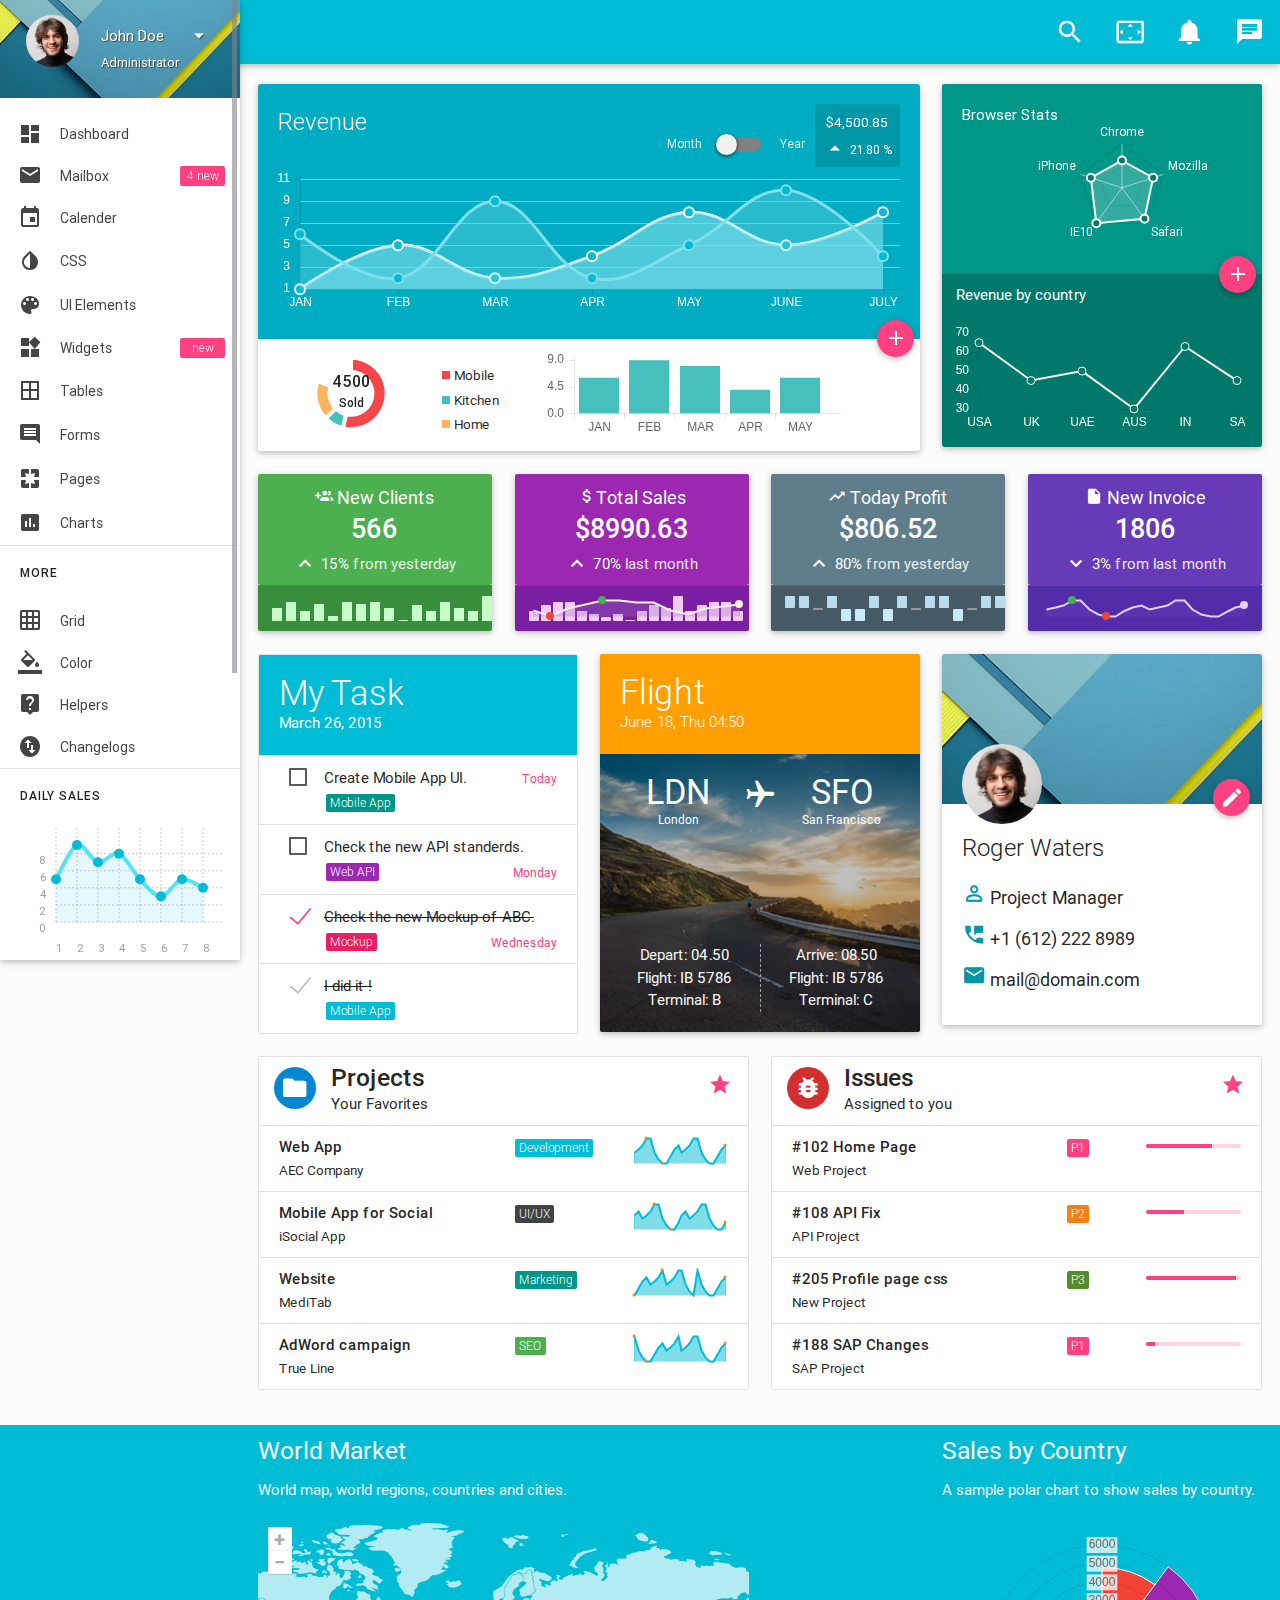
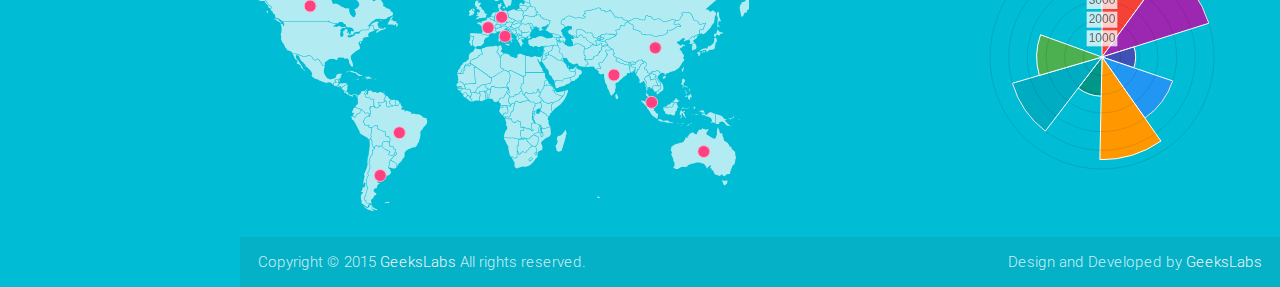
<file: index.html>
<!DOCTYPE html>
<html lang="es">

<head>
    <meta http-equiv="Content-Type" content="text/html; charset=UTF-8">
    <meta name="viewport" content="width=device-width, initial-scale=1, maximum-scale=1.0, user-scalable=no">
    <meta http-equiv="X-UA-Compatible" content="IE=edge">
    <meta name="msapplication-tap-highlight" content="no">
    <meta name="description" content="Materialize is a Material Design Admin Template,It's modern, responsive and based on Material Design by Google. ">
    <meta name="keywords" content="materialize, admin template, dashboard template, flat admin template, responsive admin template,">
    <title>Materialize - Material Design Admin Template</title>

    <!-- Favicons-->
    <link rel="icon" href="images/favicon/favicon-32x32.png" sizes="32x32">
    <!-- Favicons-->
    <link rel="apple-touch-icon-precomposed" href="images/favicon/apple-touch-icon-152x152.png">
    <!-- For iPhone -->
    <meta name="msapplication-TileColor" content="#00bcd4">
    <meta name="msapplication-TileImage" content="images/favicon/mstile-144x144.png">
    <!-- For Windows Phone -->


    <!-- CORE CSS-->    
    <link href="css/materialize.css" type="text/css" rel="stylesheet">
    <link href="css/style.css" type="text/css" rel="stylesheet" >


    <!-- INCLUDED PLUGIN CSS ON THIS PAGE -->    
    <link href="js/plugins/perfect-scrollbar/perfect-scrollbar.css" type="text/css" rel="stylesheet" >
    <link href="js/plugins/jvectormap/jquery-jvectormap.css" type="text/css" rel="stylesheet" >
    <link href="js/plugins/chartist-js/chartist.min.css" type="text/css" rel="stylesheet">


</head>

<body>
    <!-- Start Page Loading -->
    <div id="loader-wrapper">
        <div id="loader"></div>        
        <div class="loader-section section-left"></div>
        <div class="loader-section section-right"></div>
    </div>
    <!-- End Page Loading -->

    <!-- //////////////////////////////////////////////////////////////////////////// -->

    <!-- START HEADER -->
    <header id="header" class="page-topbar">
        <!-- start header nav-->
        <div class="navbar-fixed">
            <nav class="cyan">
                <div class="nav-wrapper">
                    <h1 class="logo-wrapper"><a href="index.html" class="brand-logo darken-1"><img src="images/materialize-logo.png" alt="materialize logo"></a> <span class="logo-text">Materialize</span></h1>
                    
                    <ul class="right hide-on-med-and-down">
                        <li class="search-out">
                            <input type="text" class="search-out-text">
                        </li>
                        <li>    
                            <a href="javascript:void(0);" class="waves-effect waves-block waves-light show-search"><i class="mdi-action-search"></i></a>                              
                        </li>
                        <li><a href="javascript:void(0);" class="waves-effect waves-block waves-light toggle-fullscreen"><i class="mdi-action-settings-overscan"></i></a>
                        </li>
                        <li><a href="javascript:void(0);" class="waves-effect waves-block waves-light"><i class="mdi-social-notifications"></i></a>
                        </li>
                        <!-- Dropdown Trigger -->                        
                        <li><a href="#" data-activates="chat-out" class="waves-effect waves-block waves-light chat-collapse"><i class="mdi-communication-chat"></i></a>
                        </li>
                    </ul>
                </div>
            </nav>
        </div>
        <!-- end header nav-->
    </header>
    <!-- END HEADER -->

    <!-- //////////////////////////////////////////////////////////////////////////// -->

    <!-- START MAIN -->
    <div id="main">
        <!-- START WRAPPER -->
        <div class="wrapper">

            <!-- START LEFT SIDEBAR NAV-->
            <aside id="left-sidebar-nav">
                <ul id="slide-out" class="side-nav fixed leftside-navigation">
                    <li class="user-details cyan darken-2">
                        <div class="row">
                            <div class="col col s4 m4 l4">
                                <img src="images/avatar.jpg" alt="" class="circle responsive-img valign profile-image">
                            </div>
                            <div class="col col s8 m8 l8">
                                <ul id="profile-dropdown" class="dropdown-content">
                                    <li><a href="#"><i class="mdi-action-face-unlock"></i> Profile</a>
                                    </li>
                                    <li><a href="#"><i class="mdi-action-settings"></i> Settings</a>
                                    </li>
                                    <li><a href="#"><i class="mdi-communication-live-help"></i> Help</a>
                                    </li>
                                    <li class="divider"></li>
                                    <li><a href="#"><i class="mdi-action-lock-outline"></i> Lock</a>
                                    </li>
                                    <li><a href="#"><i class="mdi-hardware-keyboard-tab"></i> Logout</a>
                                    </li>
                                </ul>
                                <a class="btn-flat dropdown-button waves-effect waves-light white-text profile-btn" href="#" data-activates="profile-dropdown">John Doe<i class="mdi-navigation-arrow-drop-down right"></i></a>
                                <p class="user-roal">Administrator</p>
                            </div>
                        </div>
                    </li>
                    <li class="bold"><a href="index.html" class="waves-effect waves-cyan"><i class="mdi-action-dashboard"></i> Dashboard</a>
                    </li>
                    <li class="bold"><a href="app-email.html" class="waves-effect waves-cyan"><i class="mdi-communication-email"></i> Mailbox <span class="new badge">4</span></a>
                    </li>
                    <li class="bold"><a href="app-calendar.html" class="waves-effect waves-cyan"><i class="mdi-editor-insert-invitation"></i> Calender</a>
                    </li>
                    <li class="no-padding">
                        <ul class="collapsible collapsible-accordion">
                            <li class="bold"><a class="collapsible-header waves-effect waves-cyan"><i class="mdi-action-invert-colors"></i> CSS</a>
                                <div class="collapsible-body">
                                    <ul>
                                        <li><a href="css-typography.html">Typography</a>
                                        </li>                                        
                                        <li><a href="css-icons.html">Icons</a>
                                        </li>
                                        <li><a href="css-shadow.html">Shadow</a>
                                        </li>
                                        <li><a href="css-media.html">Media</a>
                                        </li>
                                        <li><a href="css-sass.html">Sass</a>
                                        </li>
                                    </ul>
                                </div>
                            </li>
                            <li class="bold"><a class="collapsible-header  waves-effect waves-cyan"><i class="mdi-image-palette"></i> UI Elements</a>
                                <div class="collapsible-body">
                                    <ul>
                                        <li><a href="ui-buttons.html">Buttons</a>
                                        </li>
                                        <li><a href="ui-badges.html">Badges</a>
                                        </li>
                                        <li><a href="ui-cards.html">Cards</a>
                                        </li>
                                        <li><a href="ui-collections.html">Collections</a>
                                        </li>
                                        <li><a href="ui-accordions.html">Accordian</a>
                                        </li>                                        
                                        <li><a href="ui-navbar.html">Navbar</a>
                                        </li>
                                        <li><a href="ui-pagination.html">Pagination</a>
                                        </li>
                                        <li><a href="ui-preloader.html">Preloader</a>
                                        </li>
                                        <li><a href="ui-modals.html">Modals</a>
                                        </li>
                                        <li><a href="ui-media.html">Media</a>
                                        </li>
                                        <li><a href="ui-toasts.html">Toasts</a>
                                        </li>
                                        <li><a href="ui-tooltip.html">Tooltip</a>
                                        </li>
                                    </ul>
                                </div>
                            </li>
                            <li class="bold"><a href="app-widget.html" class="waves-effect waves-cyan"><i class="mdi-device-now-widgets"></i> Widgets <span class="new badge"></span></a>
                            </li>
                            <li class="bold"><a class="collapsible-header  waves-effect waves-cyan"><i class="mdi-editor-border-all"></i> Tables</a>
                                <div class="collapsible-body">
                                    <ul>
                                        <li><a href="table-basic.html">Basic Tables</a>
                                        </li>
                                        <li><a href="table-data.html">Data Tables</a>
                                        </li>
                                    </ul>
                                </div>
                            </li>
                            <li class="bold"><a class="collapsible-header  waves-effect waves-cyan"><i class="mdi-editor-insert-comment"></i> Forms</a>
                                <div class="collapsible-body">
                                    <ul>
                                        <li><a href="form-elements.html">Form Elements</a>
                                        </li>
                                        <li><a href="form-layouts.html">Form Layouts</a>
                                        </li>
                                    </ul>
                                </div>
                            </li>
                            <li class="bold"><a class="collapsible-header  waves-effect waves-cyan"><i class="mdi-social-pages"></i> Pages</a>
                                <div class="collapsible-body">
                                    <ul>                                        
                                        <li><a href="page-login.html">Login</a>
                                        </li>
                                        <li><a href="page-register.html">Register</a>
                                        </li>
                                        <li><a href="page-lock-screen.html">Lock Screen</a>
                                        </li>
                                        <li><a href="page-invoice.html">Invoice</a>
                                        </li>
                                        <li><a href="page-404.html">404</a>
                                        </li>
                                        <li><a href="page-500.html">500</a>
                                        </li>
                                        <li><a href="page-blank.html">Blank</a>
                                        </li>
                                    </ul>
                                </div>
                            </li>
                            <li class="bold"><a class="collapsible-header waves-effect waves-cyan"><i class="mdi-editor-insert-chart"></i> Charts</a>
                                <div class="collapsible-body">
                                    <ul>
                                        <li><a href="charts-chartjs.html">Chart JS</a>
                                        </li>
                                        <li><a href="charts-chartist.html">Chartist</a>
                                        </li>
                                        <li><a href="charts-morris.html">Morris Charts</a>
                                        </li>
                                        <li><a href="charts-xcharts.html">xCharts</a>
                                        </li>
                                        <li><a href="charts-flotcharts.html">Flot Charts</a>
                                        </li>
                                        <li><a href="charts-sparklines.html">Sparkline Charts</a>
                                        </li>
                                    </ul>
                                </div>
                            </li>
                        </ul>
                    </li>
                    <li class="li-hover"><div class="divider"></div></li>
                    <li class="li-hover"><p class="ultra-small margin more-text">MORE</p></li>
                    <li><a href="css-grid.html"><i class="mdi-image-grid-on"></i> Grid</a>
                    </li>
                    <li><a href="css-color.html"><i class="mdi-editor-format-color-fill"></i> Color</a>
                    </li>
                    <li><a href="css-helpers.html"><i class="mdi-communication-live-help"></i> Helpers</a>
                    </li>
                    <li><a href="changelogs.html"><i class="mdi-action-swap-vert-circle"></i> Changelogs</a>
                    </li>                    
                    <li class="li-hover"><div class="divider"></div></li>
                    <li class="li-hover"><p class="ultra-small margin more-text">Daily Sales</p></li>
                    <li class="li-hover">
                        <div class="row">
                            <div class="col s12 m12 l12">
                                <div class="sample-chart-wrapper">                            
                                    <div class="ct-chart ct-golden-section" id="ct2-chart"></div>
                                </div>
                            </div>
                        </div>
                    </li>
                </ul>
                <a href="#" data-activates="slide-out" class="sidebar-collapse btn-floating btn-medium waves-effect waves-light hide-on-large-only darken-2"><i class="mdi-navigation-menu" ></i></a>
            </aside>
            <!-- END LEFT SIDEBAR NAV-->

            <!-- //////////////////////////////////////////////////////////////////////////// -->

            <!-- START CONTENT -->
            <section id="content">

                <!--start container-->
                <div class="container">

                    <!--chart dashboard start-->
                    <div id="chart-dashboard">
                        <div class="row">
                            <div class="col s12 m8 l8">
                                <div class="card">
                                    <div class="card-move-up waves-effect waves-block waves-light">
                                        <div class="move-up cyan darken-1">
                                            <div>
                                                <span class="chart-title white-text">Revenue</span>
                                                <div class="chart-revenue cyan darken-2 white-text">
                                                    <p class="chart-revenue-total">$4,500.85</p>
                                                    <p class="chart-revenue-per"><i class="mdi-navigation-arrow-drop-up"></i> 21.80 %</p>
                                                </div>
                                                <div class="switch chart-revenue-switch right">
                                                    <label class="cyan-text text-lighten-5">
                                                      Month
                                                      <input type="checkbox">
                                                      <span class="lever"></span> Year
                                                    </label>
                                                </div>
                                            </div>
                                            <div class="trending-line-chart-wrapper">
                                                <canvas id="trending-line-chart" height="70"></canvas>
                                            </div>
                                        </div>
                                    </div>
                                    <div class="card-content">
                                        <a class="btn-floating btn-move-up waves-effect waves-light darken-2 right"><i class="mdi-content-add activator"></i></a>
                                        <div class="col s12 m3 l3">
                                            <div id="doughnut-chart-wrapper">
                                                <canvas id="doughnut-chart" height="200"></canvas>
                                                <div class="doughnut-chart-status">4500
                                                    <p class="ultra-small center-align">Sold</p>
                                                </div>
                                            </div>
                                        </div>
                                        <div class="col s12 m2 l2">
                                            <ul class="doughnut-chart-legend">
                                                <li class="mobile ultra-small"><span class="legend-color"></span>Mobile</li>
                                                <li class="kitchen ultra-small"><span class="legend-color"></span> Kitchen</li>
                                                <li class="home ultra-small"><span class="legend-color"></span> Home</li>
                                            </ul>
                                        </div>
                                        <div class="col s12 m5 l6">
                                            <div class="trending-bar-chart-wrapper">
                                                <canvas id="trending-bar-chart" height="90"></canvas>                                                
                                            </div>
                                        </div>
                                    </div>

                                    <div class="card-reveal">
                                        <span class="card-title grey-text text-darken-4">Revenue by Month <i class="mdi-navigation-close right"></i></span>
                                        <table class="responsive-table">
                                            <thead>
                                                <tr>
                                                    <th data-field="id">ID</th>
                                                    <th data-field="month">Month</th>
                                                    <th data-field="item-sold">Item Sold</th>
                                                    <th data-field="item-price">Item Price</th>
                                                    <th data-field="total-profit">Total Profit</th>
                                                </tr>
                                            </thead>
                                            <tbody>
                                                <tr>
                                                    <td>1</td>
                                                    <td>January</td>
                                                    <td>122</td>
                                                    <td>100</td>
                                                    <td>$122,00.00</td>
                                                </tr>
                                                <tr>
                                                    <td>2</td>
                                                    <td>February</td>
                                                    <td>122</td>
                                                    <td>100</td>
                                                    <td>$122,00.00</td>
                                                </tr>
                                                <tr>
                                                    <td>3</td>
                                                    <td>March</td>
                                                    <td>122</td>
                                                    <td>100</td>
                                                    <td>$122,00.00</td>
                                                </tr>
                                                <tr>
                                                    <td>4</td>
                                                    <td>April</td>
                                                    <td>122</td>
                                                    <td>100</td>
                                                    <td>$122,00.00</td>
                                                </tr>
                                                <tr>
                                                    <td>5</td>
                                                    <td>May</td>
                                                    <td>122</td>
                                                    <td>100</td>
                                                    <td>$122,00.00</td>
                                                </tr>
                                                <tr>
                                                    <td>6</td>
                                                    <td>June</td>
                                                    <td>122</td>
                                                    <td>100</td>
                                                    <td>$122,00.00</td>
                                                </tr>
                                                <tr>
                                                    <td>7</td>
                                                    <td>July</td>
                                                    <td>122</td>
                                                    <td>100</td>
                                                    <td>$122,00.00</td>
                                                </tr>
                                                <tr>
                                                    <td>8</td>
                                                    <td>August</td>
                                                    <td>122</td>
                                                    <td>100</td>
                                                    <td>$122,00.00</td>
                                                </tr>
                                                <tr>
                                                    <td>9</td>
                                                    <td>Septmber</td>
                                                    <td>122</td>
                                                    <td>100</td>
                                                    <td>$122,00.00</td>
                                                </tr>
                                                <tr>
                                                    <td>10</td>
                                                    <td>Octomber</td>
                                                    <td>122</td>
                                                    <td>100</td>
                                                    <td>$122,00.00</td>
                                                </tr>
                                                <tr>
                                                    <td>11</td>
                                                    <td>November</td>
                                                    <td>122</td>
                                                    <td>100</td>
                                                    <td>$122,00.00</td>
                                                </tr>
                                                <tr>
                                                    <td>12</td>
                                                    <td>December</td>
                                                    <td>122</td>
                                                    <td>100</td>
                                                    <td>$122,00.00</td>
                                                </tr>
                                            </tbody>
                                        </table>
                                    </div>


                                </div>
                            </div>

                            <div class="col s12 m4 l4">
                                <div class="card">
                                    <div class="card-move-up teal waves-effect waves-block waves-light">
                                        <div class="move-up">
                                            <p class="margin white-text">Browser Stats</p>
                                            <canvas id="trending-radar-chart" height="114"></canvas>
                                        </div>
                                    </div>
                                    <div class="card-content  teal darken-2">
                                        <a class="btn-floating btn-move-up waves-effect waves-light darken-2 right"><i class="mdi-content-add activator"></i></a>
                                        <div class="line-chart-wrapper">
                                            <p class="margin white-text">Revenue by country</p>
                                            <canvas id="line-chart" height="114"></canvas>
                                        </div>
                                    </div>
                                    <div class="card-reveal">
                                        <span class="card-title grey-text text-darken-4">Revenue by country <i class="mdi-navigation-close right"></i></span>
                                        <table class="responsive-table">
                                            <thead>
                                                <tr>
                                                    <th data-field="country-name">Country Name</th>
                                                    <th data-field="item-sold">Item Sold</th>
                                                    <th data-field="total-profit">Total Profit</th>
                                                </tr>
                                            </thead>
                                            <tbody>
                                                <tr>
                                                    <td>USA</td>
                                                    <td>65</td>
                                                    <td>$452.55</td>
                                                </tr>
                                                <tr>
                                                    <td>UK</td>
                                                    <td>76</td>
                                                    <td>$452.55</td>
                                                </tr>
                                                <tr>
                                                    <td>Canada</td>
                                                    <td>65</td>
                                                    <td>$452.55</td>
                                                </tr>
                                                <tr>
                                                    <td>Brazil</td>
                                                    <td>76</td>
                                                    <td>$452.55</td>
                                                </tr>
                                                <tr>

                                                    <td>India</td>
                                                    <td>65</td>
                                                    <td>$452.55</td>
                                                </tr>
                                                <tr>
                                                    <td>France</td>
                                                    <td>76</td>
                                                    <td>$452.55</td>
                                                </tr>
                                                <tr>
                                                    <td>Austrelia</td>
                                                    <td>65</td>
                                                    <td>$452.55</td>
                                                </tr>
                                                <tr>
                                                    <td>Russia</td>
                                                    <td>76</td>
                                                    <td>$452.55</td>
                                                </tr>
                                            </tbody>
                                        </table>
                                    </div>
                                </div>
                            </div>
                        </div>
                    </div>
                    <!--chart dashboard end-->

                    <!-- //////////////////////////////////////////////////////////////////////////// -->

                    <!--card stats start-->
                    <div id="card-stats">
                        <div class="row">
                            <div class="col s12 m6 l3">
                                <div class="card">
                                    <div class="card-content  green white-text">
                                        <p class="card-stats-title"><i class="mdi-social-group-add"></i> New Clients</p>
                                        <h4 class="card-stats-number">566</h4>
                                        <p class="card-stats-compare"><i class="mdi-hardware-keyboard-arrow-up"></i> 15% <span class="green-text text-lighten-5">from yesterday</span>
                                        </p>
                                    </div>
                                    <div class="card-action  green darken-2">
                                        <div id="clients-bar"></div>
                                    </div>
                                </div>
                            </div>
                            <div class="col s12 m6 l3">
                                <div class="card">
                                    <div class="card-content purple white-text">
                                        <p class="card-stats-title"><i class="mdi-editor-attach-money"></i>Total Sales</p>
                                        <h4 class="card-stats-number">$8990.63</h4>
                                        <p class="card-stats-compare"><i class="mdi-hardware-keyboard-arrow-up"></i> 70% <span class="purple-text text-lighten-5">last month</span>
                                        </p>
                                    </div>
                                    <div class="card-action purple darken-2">
                                        <div id="sales-compositebar"></div>

                                    </div>
                                </div>
                            </div>                            
                            <div class="col s12 m6 l3">
                                <div class="card">
                                    <div class="card-content blue-grey white-text">
                                        <p class="card-stats-title"><i class="mdi-action-trending-up"></i> Today Profit</p>
                                        <h4 class="card-stats-number">$806.52</h4>
                                        <p class="card-stats-compare"><i class="mdi-hardware-keyboard-arrow-up"></i> 80% <span class="blue-grey-text text-lighten-5">from yesterday</span>
                                        </p>
                                    </div>
                                    <div class="card-action blue-grey darken-2">
                                        <div id="profit-tristate"></div>
                                    </div>
                                </div>
                            </div>
                            <div class="col s12 m6 l3">
                                <div class="card">
                                    <div class="card-content deep-purple white-text">
                                        <p class="card-stats-title"><i class="mdi-editor-insert-drive-file"></i> New Invoice</p>
                                        <h4 class="card-stats-number">1806</h4>
                                        <p class="card-stats-compare"><i class="mdi-hardware-keyboard-arrow-down"></i> 3% <span class="deep-purple-text text-lighten-5">from last month</span>
                                        </p>
                                    </div>
                                    <div class="card-action  deep-purple darken-2">
                                        <div id="invoice-line"></div>
                                    </div>
                                </div>
                            </div>                            
                        </div>
                    </div>
                    <!--card stats end-->

                    <!-- //////////////////////////////////////////////////////////////////////////// -->

                    <!--card widgets start-->
                    <div id="card-widgets">
                        <div class="row">

                            <div class="col s12 m12 l4">
                                <ul id="task-card" class="collection with-header">
                                    <li class="collection-header cyan">
                                        <h4 class="task-card-title">My Task</h4>
                                        <p class="task-card-date">March 26, 2015</p>
                                    </li>
                                    <li class="collection-item dismissable">
                                        <input type="checkbox" id="task1" />
                                        <label for="task1">Create Mobile App UI. <a href="#" class="secondary-content"><span class="ultra-small">Today</span></a>
                                        </label>
                                        <span class="task-cat teal">Mobile App</span>
                                    </li>
                                    <li class="collection-item dismissable">
                                        <input type="checkbox" id="task2" />
                                        <label for="task2">Check the new API standerds. <a href="#" class="secondary-content"><span class="ultra-small">Monday</span></a>
                                        </label>
                                        <span class="task-cat purple">Web API</span>
                                    </li>
                                    <li class="collection-item dismissable">
                                        <input type="checkbox" id="task3" checked="checked" />
                                        <label for="task3">Check the new Mockup of ABC. <a href="#" class="secondary-content"><span class="ultra-small">Wednesday</span></a>
                                        </label>
                                        <span class="task-cat pink">Mockup</span>
                                    </li>
                                    <li class="collection-item dismissable">
                                        <input type="checkbox" id="task4" checked="checked" disabled="disabled" />
                                        <label for="task4">I did it !</label>
                                        <span class="task-cat cyan">Mobile App</span>
                                    </li>
                                </ul>
                            </div>

                            <div class="col s12 m6 l4">
                                <div id="flight-card" class="card">
                                    <div class="card-header amber darken-2">
                                        <div class="card-title">
                                            <h4 class="flight-card-title">Flight</h4>
                                            <p class="flight-card-date">June 18, Thu 04:50</p>
                                        </div>
                                    </div>
                                    <div class="card-content-bg white-text">
                                        <div class="card-content">
                                            <div class="row flight-state-wrapper">
                                                <div class="col s5 m5 l5 center-align">
                                                    <div class="flight-state">
                                                        <h4 class="margin">LDN</h4>
                                                        <p class="ultra-small">London</p>
                                                    </div>
                                                </div>
                                                <div class="col s2 m2 l2 center-align">
                                                    <i class="mdi-device-airplanemode-on flight-icon"></i>
                                                </div>
                                                <div class="col s5 m5 l5 center-align">
                                                    <div class="flight-state">
                                                        <h4 class="margin">SFO</h4>
                                                        <p class="ultra-small">San Francisco</p>
                                                    </div>
                                                </div>
                                            </div>
                                            <div class="row">
                                                <div class="col s6 m6 l6 center-align">
                                                    <div class="flight-info">
                                                        <p class="small"><span class="grey-text text-lighten-4">Depart:</span> 04.50</p>
                                                        <p class="small"><span class="grey-text text-lighten-4">Flight:</span> IB 5786</p>
                                                        <p class="small"><span class="grey-text text-lighten-4">Terminal:</span> B</p>
                                                    </div>
                                                </div>
                                                <div class="col s6 m6 l6 center-align flight-state-two">
                                                    <div class="flight-info">
                                                        <p class="small"><span class="grey-text text-lighten-4">Arrive:</span> 08.50</p>
                                                        <p class="small"><span class="grey-text text-lighten-4">Flight:</span> IB 5786</p>
                                                        <p class="small"><span class="grey-text text-lighten-4">Terminal:</span> C</p>
                                                    </div>
                                                </div>
                                            </div>
                                        </div>
                                    </div>
                                </div>
                            </div>

                            <div class="col s12 m6 l4">
                                <div id="profile-card" class="card">
                                    <div class="card-image waves-effect waves-block waves-light">
                                        <img class="activator" src="images/user-bg.jpg" alt="user background">
                                    </div>
                                    <div class="card-content">
                                        <img src="images/avatar.jpg" alt="" class="circle responsive-img activator card-profile-image">
                                        <a class="btn-floating activator btn-move-up waves-effect waves-light darken-2 right">
                                            <i class="mdi-editor-mode-edit"></i>
                                        </a>

                                        <span class="card-title activator grey-text text-darken-4">Roger Waters</span>
                                        <p><i class="mdi-action-perm-identity cyan-text text-darken-2"></i> Project Manager</p>
                                        <p><i class="mdi-action-perm-phone-msg cyan-text text-darken-2"></i> +1 (612) 222 8989</p>
                                        <p><i class="mdi-communication-email cyan-text text-darken-2"></i> mail@domain.com</p>

                                    </div>
                                    <div class="card-reveal">
                                        <span class="card-title grey-text text-darken-4">Roger Waters <i class="mdi-navigation-close right"></i></span>
                                        <p>Here is some more information about this card.</p>
                                        <p><i class="mdi-action-perm-identity cyan-text text-darken-2"></i> Project Manager</p>
                                        <p><i class="mdi-action-perm-phone-msg cyan-text text-darken-2"></i> +1 (612) 222 8989</p>
                                        <p><i class="mdi-communication-email cyan-text text-darken-2"></i> mail@domain.com</p>
                                        <p><i class="mdi-social-cake cyan-text text-darken-2"></i> 18th June 1990</p>
                                        <p><i class="mdi-device-airplanemode-on cyan-text text-darken-2"></i> BAR - AUS</p>
                                    </div>
                                </div>
                            </div>

                        </div>
                    </div>
                    <!--card widgets end-->

                    <!-- //////////////////////////////////////////////////////////////////////////// -->

                    <!--work collections start-->
                    <div id="work-collections">
                        <div class="row">
                            <div class="col s12 m12 l6">
                                <ul id="projects-collection" class="collection">
                                    <li class="collection-item avatar">
                                        <i class="mdi-file-folder circle light-blue darken-2"></i>
                                        <span class="collection-header">Projects</span>
                                        <p>Your Favorites</p>
                                        <a href="#" class="secondary-content"><i class="mdi-action-grade"></i></a>
                                    </li>
                                    <li class="collection-item">
                                        <div class="row">
                                            <div class="col s6">
                                                <p class="collections-title">Web App</p>
                                                <p class="collections-content">AEC Company</p>
                                            </div>
                                            <div class="col s3">
                                                <span class="task-cat cyan">Development</span>
                                            </div>
                                            <div class="col s3">
                                                <div id="project-line-1"></div>
                                            </div>
                                        </div>
                                    </li>
                                    <li class="collection-item">
                                        <div class="row">
                                            <div class="col s6">
                                                <p class="collections-title">Mobile App for Social</p>
                                                <p class="collections-content">iSocial App</p>
                                            </div>
                                            <div class="col s3">
                                                <span class="task-cat grey darken-3">UI/UX</span>
                                            </div>
                                            <div class="col s3">
                                                <div id="project-line-2"></div>
                                            </div>
                                        </div>
                                    </li>
                                    <li class="collection-item">
                                        <div class="row">
                                            <div class="col s6">
                                                <p class="collections-title">Website</p>
                                                <p class="collections-content">MediTab</p>
                                            </div>
                                            <div class="col s3">
                                                <span class="task-cat teal">Marketing</span>
                                            </div>
                                            <div class="col s3">
                                                <div id="project-line-3"></div>
                                            </div>
                                        </div>
                                    </li>
                                    <li class="collection-item">
                                        <div class="row">
                                            <div class="col s6">
                                                <p class="collections-title">AdWord campaign</p>
                                                <p class="collections-content">True Line</p>
                                            </div>
                                            <div class="col s3">
                                                <span class="task-cat green">SEO</span>
                                            </div>
                                            <div class="col s3">
                                                <div id="project-line-4"></div>
                                            </div>
                                        </div>
                                    </li>
                                </ul>
                            </div>
                            <div class="col s12 m12 l6">
                                <ul id="issues-collection" class="collection">
                                    <li class="collection-item avatar">
                                        <i class="mdi-action-bug-report circle red darken-2"></i>
                                        <span class="collection-header">Issues</span>
                                        <p>Assigned to you</p>
                                        <a href="#" class="secondary-content"><i class="mdi-action-grade"></i></a>
                                    </li>
                                    <li class="collection-item">
                                        <div class="row">
                                            <div class="col s7">
                                                <p class="collections-title"><strong>#102</strong> Home Page</p>
                                                <p class="collections-content">Web Project</p>
                                            </div>
                                            <div class="col s2">
                                                <span class="task-cat pink accent-2">P1</span>
                                            </div>
                                            <div class="col s3">
                                                <div class="progress">
                                                     <div class="determinate" style="width: 70%"></div>   
                                                </div>                                                
                                            </div>
                                        </div>
                                    </li>
                                    <li class="collection-item">
                                        <div class="row">
                                            <div class="col s7">
                                                <p class="collections-title"><strong>#108</strong> API Fix</p>
                                                <p class="collections-content">API Project </p>
                                            </div>
                                            <div class="col s2">
                                                <span class="task-cat yellow darken-4">P2</span>
                                            </div>
                                            <div class="col s3">
                                                <div class="progress">
                                                    <div class="determinate" style="width: 40%"></div>   
                                                </div>                                                
                                            </div>
                                        </div>
                                    </li>
                                    <li class="collection-item">
                                        <div class="row">
                                            <div class="col s7">
                                                <p class="collections-title"><strong>#205</strong> Profile page css</p>
                                                <p class="collections-content">New Project </p>
                                            </div>
                                            <div class="col s2">                                                
                                                <span class="task-cat light-green darken-3">P3</span>
                                            </div>
                                            <div class="col s3">
                                                <div class="progress">
                                                    <div class="determinate" style="width: 95%"></div>   
                                                </div>                                                
                                            </div>
                                        </div>
                                    </li>
                                    <li class="collection-item">
                                        <div class="row">
                                            <div class="col s7">
                                                <p class="collections-title"><strong>#188</strong> SAP Changes</p>
                                                <p class="collections-content">SAP Project</p>
                                            </div>
                                            <div class="col s2">
                                                <span class="task-cat pink accent-2">P1</span>
                                            </div>
                                            <div class="col s3">
                                                <div class="progress">
                                                     <div class="determinate" style="width: 10%"></div>   
                                                </div>                                                
                                            </div>
                                        </div>
                                    </li>
                                </ul>
                            </div>
                        </div>
                    </div>
                    <!--work collections end-->

                </div>
                <!--end container-->
            </section>
            <!-- END CONTENT -->

            <!-- //////////////////////////////////////////////////////////////////////////// -->
            <!-- START RIGHT SIDEBAR NAV-->
            <aside id="right-sidebar-nav">
                <ul id="chat-out" class="side-nav rightside-navigation">
                    <li class="li-hover">
                    <a href="#" data-activates="chat-out" class="chat-close-collapse right"><i class="mdi-navigation-close"></i></a>
                    <div id="right-search" class="row">
                        <form class="col s12">
                            <div class="input-field">
                                <i class="mdi-action-search prefix"></i>
                                <input id="icon_prefix" type="text" class="validate">
                                <label for="icon_prefix">Search</label>
                            </div>
                        </form>
                    </div>
                    </li>
                    <li class="li-hover">
                        <ul class="chat-collapsible" data-collapsible="expandable">
                        <li>
                            <div class="collapsible-header teal white-text active"><i class="mdi-social-whatshot"></i>Recent Activity</div>
                            <div class="collapsible-body recent-activity">
                                <div class="recent-activity-list chat-out-list row">
                                    <div class="col s3 recent-activity-list-icon"><i class="mdi-action-add-shopping-cart"></i>
                                    </div>
                                    <div class="col s9 recent-activity-list-text">
                                        <a href="#">just now</a>
                                        <p>Jim Doe Purchased new equipments for zonal office.</p>
                                    </div>
                                </div>
                                <div class="recent-activity-list chat-out-list row">
                                    <div class="col s3 recent-activity-list-icon"><i class="mdi-device-airplanemode-on"></i>
                                    </div>
                                    <div class="col s9 recent-activity-list-text">
                                        <a href="#">Yesterday</a>
                                        <p>Your Next flight for USA will be on 15th August 2015.</p>
                                    </div>
                                </div>
                                <div class="recent-activity-list chat-out-list row">
                                    <div class="col s3 recent-activity-list-icon"><i class="mdi-action-settings-voice"></i>
                                    </div>
                                    <div class="col s9 recent-activity-list-text">
                                        <a href="#">5 Days Ago</a>
                                        <p>Natalya Parker Send you a voice mail for next conference.</p>
                                    </div>
                                </div>
                                <div class="recent-activity-list chat-out-list row">
                                    <div class="col s3 recent-activity-list-icon"><i class="mdi-action-store"></i>
                                    </div>
                                    <div class="col s9 recent-activity-list-text">
                                        <a href="#">Last Week</a>
                                        <p>Jessy Jay open a new store at S.G Road.</p>
                                    </div>
                                </div>
                                <div class="recent-activity-list chat-out-list row">
                                    <div class="col s3 recent-activity-list-icon"><i class="mdi-action-settings-voice"></i>
                                    </div>
                                    <div class="col s9 recent-activity-list-text">
                                        <a href="#">5 Days Ago</a>
                                        <p>Natalya Parker Send you a voice mail for next conference.</p>
                                    </div>
                                </div>
                            </div>
                        </li>
                        <li>
                            <div class="collapsible-header light-blue white-text active"><i class="mdi-editor-attach-money"></i>Sales Repoart</div>
                            <div class="collapsible-body sales-repoart">
                                <div class="sales-repoart-list  chat-out-list row">
                                    <div class="col s8">Target Salse</div>
                                    <div class="col s4"><span id="sales-line-1"></span>
                                    </div>
                                </div>
                                <div class="sales-repoart-list chat-out-list row">
                                    <div class="col s8">Payment Due</div>
                                    <div class="col s4"><span id="sales-bar-1"></span>
                                    </div>
                                </div>
                                <div class="sales-repoart-list chat-out-list row">
                                    <div class="col s8">Total Delivery</div>
                                    <div class="col s4"><span id="sales-line-2"></span>
                                    </div>
                                </div>
                                <div class="sales-repoart-list chat-out-list row">
                                    <div class="col s8">Total Progress</div>
                                    <div class="col s4"><span id="sales-bar-2"></span>
                                    </div>
                                </div>
                            </div>
                        </li>
                        <li>
                            <div class="collapsible-header red white-text"><i class="mdi-action-stars"></i>Favorite Associates</div>
                            <div class="collapsible-body favorite-associates">
                                <div class="favorite-associate-list chat-out-list row">
                                    <div class="col s4"><img src="images/avatar.jpg" alt="" class="circle responsive-img online-user valign profile-image">
                                    </div>
                                    <div class="col s8">
                                        <p>Eileen Sideways</p>
                                        <p class="place">Los Angeles, CA</p>
                                    </div>
                                </div>
                                <div class="favorite-associate-list chat-out-list row">
                                    <div class="col s4"><img src="images/avatar.jpg" alt="" class="circle responsive-img online-user valign profile-image">
                                    </div>
                                    <div class="col s8">
                                        <p>Zaham Sindil</p>
                                        <p class="place">San Francisco, CA</p>
                                    </div>
                                </div>
                                <div class="favorite-associate-list chat-out-list row">
                                    <div class="col s4"><img src="images/avatar.jpg" alt="" class="circle responsive-img offline-user valign profile-image">
                                    </div>
                                    <div class="col s8">
                                        <p>Renov Leongal</p>
                                        <p class="place">Cebu City, Philippines</p>
                                    </div>
                                </div>
                                <div class="favorite-associate-list chat-out-list row">
                                    <div class="col s4"><img src="images/avatar.jpg" alt="" class="circle responsive-img online-user valign profile-image">
                                    </div>
                                    <div class="col s8">
                                        <p>Weno Carasbong</p>
                                        <p>Tokyo, Japan</p>
                                    </div>
                                </div>
                                <div class="favorite-associate-list chat-out-list row">
                                    <div class="col s4"><img src="images/avatar.jpg" alt="" class="circle responsive-img offline-user valign profile-image">
                                    </div>
                                    <div class="col s8">
                                        <p>Nusja Nawancali</p>
                                        <p class="place">Bangkok, Thailand</p>
                                    </div>
                                </div>
                            </div>
                        </li>
                        </ul>
                    </li>
                </ul>
            </aside>
            <!-- LEFT RIGHT SIDEBAR NAV-->

        </div>
        <!-- END WRAPPER -->

    </div>
    <!-- END MAIN -->



    <!-- //////////////////////////////////////////////////////////////////////////// -->

    <!-- START FOOTER -->
    <footer class="page-footer">
        <div class="container">
            <div class="row">
                <div class="col l6 s12">
                    <h5 class="white-text">World Market</h5>
                    <p class="grey-text text-lighten-4">World map, world regions, countries and cities.</p>
                    <div id="world-map-markers"></div>
                </div>
                <div class="col l4 offset-l2 s12">
                    <h5 class="white-text">Sales by Country</h5>
                    <p class="grey-text text-lighten-4">A sample polar chart to show sales by country.</p>
                    <div id="polar-chart-holder">
                        <canvas id="polar-chart-country" width="200"></canvas>
                    </div>
                </div>
            </div>
        </div>
        <div class="footer-copyright">
            <div class="container">
                Copyright © 2015 <a class="grey-text text-lighten-4" href="http://themeforest.net/user/geekslabs/portfolio?ref=geekslabs" target="_blank">GeeksLabs</a> All rights reserved.
                <span class="right"> Design and Developed by <a class="grey-text text-lighten-4" href="http://geekslabs.com/">GeeksLabs</a></span>
            </div>
        </div>
    </footer>
    <!-- END FOOTER -->


    <!-- ================================================
    Scripts
    ================================================ -->
    
    <!-- jQuery Library -->
    <script type="text/javascript" src="js/jquery-1.11.2.min.js"></script>    
    <!--materialize js-->
    <script type="text/javascript" src="js/materialize.min.js"></script>
    <!--scrollbar-->
    <script type="text/javascript" src="js/plugins/perfect-scrollbar/perfect-scrollbar.min.js"></script>
       

    <!-- chartist -->
    <script type="text/javascript" src="js/plugins/chartist-js/chartist.min.js"></script>   

    <!-- chartjs -->
    <script type="text/javascript" src="js/plugins/chartjs/chart.min.js"></script>
    <script type="text/javascript" src="js/plugins/chartjs/chart-script.js"></script>

    <!-- sparkline -->
    <script type="text/javascript" src="js/plugins/sparkline/jquery.sparkline.min.js"></script>
    <script type="text/javascript" src="js/plugins/sparkline/sparkline-script.js"></script>
    
    <!--jvectormap-->
    <script type="text/javascript" src="js/plugins/jvectormap/jquery-jvectormap-1.2.2.min.js"></script>
    <script type="text/javascript" src="js/plugins/jvectormap/jquery-jvectormap-world-mill-en.js"></script>
    <script type="text/javascript" src="js/plugins/jvectormap/vectormap-script.js"></script>
    
    
    <!--plugins.js - Some Specific JS codes for Plugin Settings-->
    <script type="text/javascript" src="js/plugins.js"></script>
    <!-- Toast Notification -->
    <script type="text/javascript">
    // Toast Notification
    $(window).load(function() {
        setTimeout(function() {
            Materialize.toast('<span>Hiya! I am a toast.</span>', 1500);
        }, 3000);
        setTimeout(function() {
            Materialize.toast('<span>You can swipe me too!</span>', 3000);
        }, 5500);
        setTimeout(function() {
            Materialize.toast('<span>You have new order.</span><a class="btn-flat yellow-text" href="#">Read<a>', 3000);
        }, 18000);
    });
    
    </script>
</body>

</html>
</file>
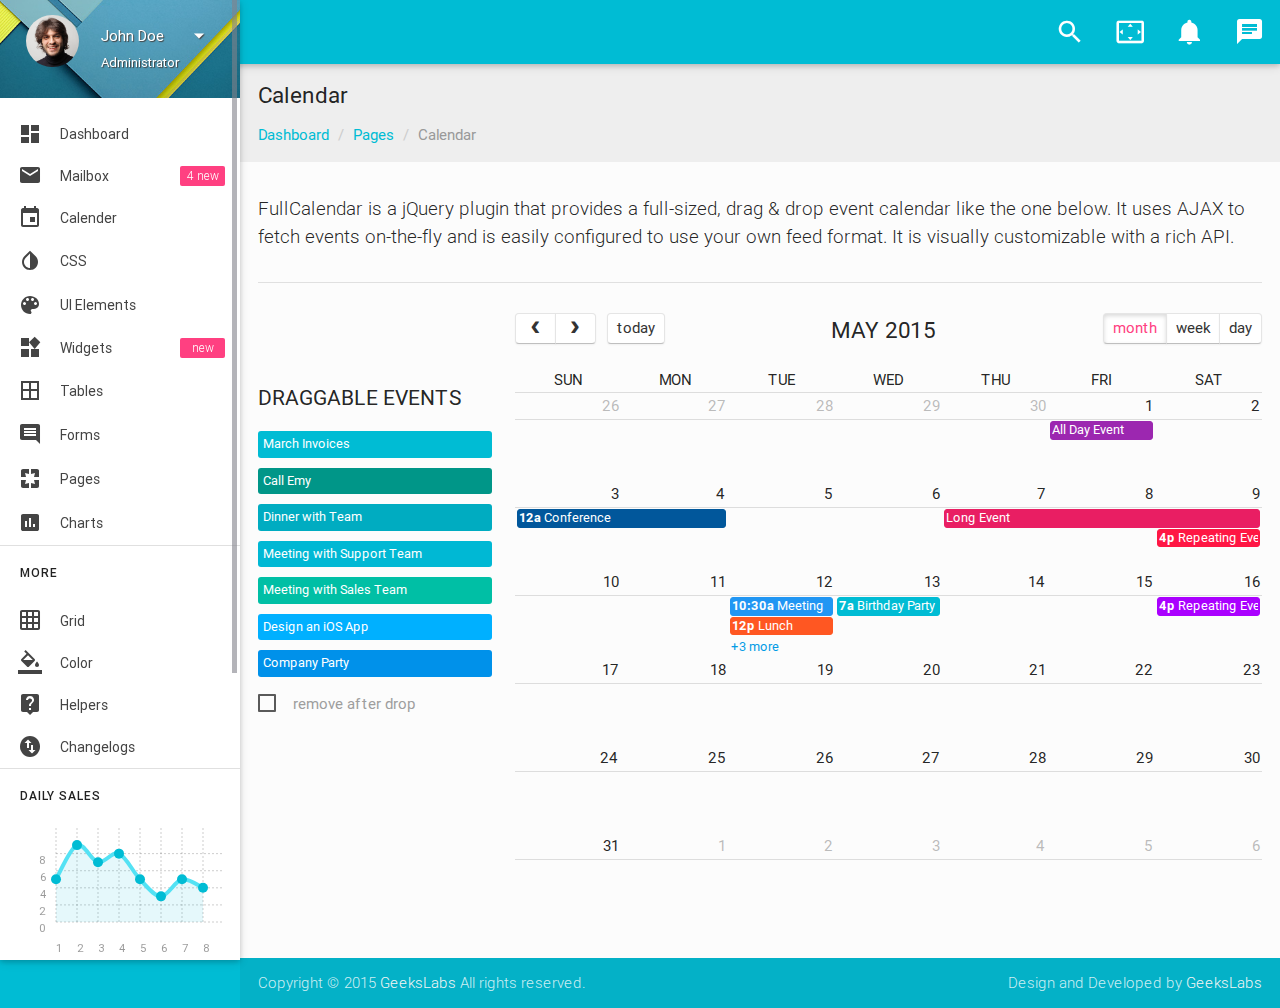
<file: app-calendar.html>
<!DOCTYPE html>
<html lang="en">

<!--================================================================================
	Item Name: Materialize - Material Design Admin Template
	Version: 1.0
	Author: GeeksLabs
	Author URL: http://www.themeforest.net/user/geekslabs
================================================================================ -->

<head>
  <meta http-equiv="Content-Type" content="text/html; charset=UTF-8">
  <meta name="viewport" content="width=device-width, initial-scale=1, maximum-scale=1.0, user-scalable=no">
  <meta http-equiv="X-UA-Compatible" content="IE=edge">
  <meta name="msapplication-tap-highlight" content="no">
  <meta name="description" content="Materialize is a Material Design Admin Template,It's modern, responsive and based on Material Design by Google. ">
  <meta name="keywords" content="materialize, admin template, dashboard template, flat admin template, responsive admin template,">
  <title>Calendar | Materialize - Material Design Admin Template</title>

  <!-- Favicons-->
  <link rel="icon" href="images/favicon/favicon-32x32.png" sizes="32x32">
  <!-- Favicons-->
  <link rel="apple-touch-icon-precomposed" href="images/favicon/apple-touch-icon-152x152.png">
  <!-- For iPhone -->
  <meta name="msapplication-TileColor" content="#00bcd4">
  <meta name="msapplication-TileImage" content="images/favicon/mstile-144x144.png">
  <!-- For Windows Phone -->


  <!-- CORE CSS-->
  
  <link href="css/materialize.css" type="text/css" rel="stylesheet" media="screen,projection">
  <link href="css/style.css" type="text/css" rel="stylesheet" media="screen,projection">


  <!-- INCLUDED PLUGIN CSS ON THIS PAGE -->
  <link href="css/prism.css" type="text/css" rel="stylesheet" media="screen,projection">
  <link href="js/plugins/chartist-js/chartist.min.css" type="text/css" rel="stylesheet" media="screen,projection">
  <link href="js/plugins/perfect-scrollbar/perfect-scrollbar.css" type="text/css" rel="stylesheet" media="screen,projection">
  <link href="js/plugins/fullcalendar/css/fullcalendar.min.css" type="text/css" rel="stylesheet" media="screen,projection">
</head>

<body>
  <!-- Start Page Loading -->
    <div id="loader-wrapper">
        <div id="loader"></div>        
        <div class="loader-section section-left"></div>
        <div class="loader-section section-right"></div>
    </div>
    <!-- End Page Loading -->

  <!-- //////////////////////////////////////////////////////////////////////////// -->

  <!-- START HEADER -->
  <header id="header" class="page-topbar">
        <!-- start header nav-->
        <div class="navbar-fixed">
            <nav class="cyan">
                <div class="nav-wrapper">
                    <h1 class="logo-wrapper"><a href="index.html" class="brand-logo darken-1"><img src="images/materialize-logo.png" alt="materialize logo"></a> <span class="logo-text">Materialize</span></h1>
                    <ul class="right hide-on-med-and-down">
                        <li class="search-out">
                            <input type="text" class="search-out-text">
                        </li>
                        <li>    
                            <a href="javascript:void(0);" class="waves-effect waves-block waves-light show-search"><i class="mdi-action-search"></i></a>                              
                        </li>
                        <li><a href="javascript:void(0);" class="waves-effect waves-block waves-light toggle-fullscreen"><i class="mdi-action-settings-overscan"></i></a>
                        </li>
                        <li><a href="javascript:void(0);" class="waves-effect waves-block waves-light"><i class="mdi-social-notifications"></i></a>
                        </li>
                        <!-- Dropdown Trigger -->                        
                        <li><a href="#" data-activates="chat-out" class="waves-effect waves-block waves-light chat-collapse"><i class="mdi-communication-chat"></i></a>
                        </li>
                    </ul>
                </div>
            </nav>
        </div>
        <!-- end header nav-->
  </header>
  <!-- END HEADER -->

  <!-- //////////////////////////////////////////////////////////////////////////// -->

  <!-- START MAIN -->
  <div id="main">
    <!-- START WRAPPER -->
    <div class="wrapper">

      <!-- START LEFT SIDEBAR NAV-->
      <aside id="left-sidebar-nav">
        <ul id="slide-out" class="side-nav fixed leftside-navigation">
            <li class="user-details cyan darken-2">
                <div class="row">
                    <div class="col col s4 m4 l4">
                        <img src="images/avatar.jpg" alt="" class="circle responsive-img valign profile-image">
                    </div>
                    <div class="col col s8 m8 l8">
                        <ul id="profile-dropdown" class="dropdown-content">
                            <li><a href="#"><i class="mdi-action-face-unlock"></i> Profile</a>
                            </li>
                            <li><a href="#"><i class="mdi-action-settings"></i> Settings</a>
                            </li>
                            <li><a href="#"><i class="mdi-communication-live-help"></i> Help</a>
                            </li>
                            <li class="divider"></li>
                            <li><a href="#"><i class="mdi-action-lock-outline"></i> Lock</a>
                            </li>
                            <li><a href="#"><i class="mdi-hardware-keyboard-tab"></i> Logout</a>
                            </li>
                        </ul>
                        <a class="btn-flat dropdown-button waves-effect waves-light white-text profile-btn" href="#" data-activates="profile-dropdown">John Doe<i class="mdi-navigation-arrow-drop-down right"></i></a>
                        <p class="user-roal">Administrator</p>
                    </div>
                </div>
            </li>
            <li class="bold"><a href="index.html" class="waves-effect waves-cyan"><i class="mdi-action-dashboard"></i> Dashboard</a>
            </li>
            <li class="bold"><a href="app-email.html" class="waves-effect waves-cyan"><i class="mdi-communication-email"></i> Mailbox <span class="new badge">4</span></a>
            </li>
            <li class="bold"><a href="app-calendar.html" class="waves-effect waves-cyan"><i class="mdi-editor-insert-invitation"></i> Calender</a>
            </li>
            <li class="no-padding">
                <ul class="collapsible collapsible-accordion">
                    <li class="bold"><a class="collapsible-header waves-effect waves-cyan"><i class="mdi-action-invert-colors"></i> CSS</a>
                        <div class="collapsible-body">
                            <ul>
                                <li><a href="css-typography.html">Typography</a>
                                </li>                                        
                                <li><a href="css-icons.html">Icons</a>
                                </li>
                                <li><a href="css-shadow.html">Shadow</a>
                                </li>
                                <li><a href="css-media.html">Media</a>
                                </li>
                                <li><a href="css-sass.html">Sass</a>
                                </li>
                            </ul>
                        </div>
                    </li>
                    <li class="bold"><a class="collapsible-header  waves-effect waves-cyan"><i class="mdi-image-palette"></i> UI Elements</a>
                        <div class="collapsible-body">
                            <ul>
                                <li><a href="ui-buttons.html">Buttons</a>
                                </li>
                                <li><a href="ui-badges.html">Badges</a>
                                </li>
                                <li><a href="ui-cards.html">Cards</a>
                                </li>
                                <li><a href="ui-collections.html">Collections</a>
                                </li>
                                <li><a href="ui-accordions.html">Accordian</a>
                                </li>                                        
                                <li><a href="ui-navbar.html">Navbar</a>
                                </li>
                                <li><a href="ui-pagination.html">Pagination</a>
                                </li>
                                <li><a href="ui-preloader.html">Preloader</a>
                                </li>
                                <li><a href="ui-modals.html">Modals</a>
                                </li>
                                <li><a href="ui-media.html">Media</a>
                                </li>
                                <li><a href="ui-toasts.html">Toasts</a>
                                </li>
                                <li><a href="ui-tooltip.html">Tooltip</a>
                                </li>
                            </ul>
                        </div>
                    </li>
                    <li class="bold"><a href="app-widget.html" class="waves-effect waves-cyan"><i class="mdi-device-now-widgets"></i> Widgets <span class="new badge"></span></a>
                    </li>
                    <li class="bold"><a class="collapsible-header  waves-effect waves-cyan"><i class="mdi-editor-border-all"></i> Tables</a>
                        <div class="collapsible-body">
                            <ul>
                                <li><a href="table-basic.html">Basic Tables</a>
                                </li>
                                <li><a href="table-data.html">Data Tables</a>
                                </li>
                            </ul>
                        </div>
                    </li>
                    <li class="bold"><a class="collapsible-header  waves-effect waves-cyan"><i class="mdi-editor-insert-comment"></i> Forms</a>
                        <div class="collapsible-body">
                            <ul>
                                <li><a href="form-elements.html">Form Elements</a>
                                </li>
                                <li><a href="form-layouts.html">Form Layouts</a>
                                </li>
                            </ul>
                        </div>
                    </li>
                    <li class="bold"><a class="collapsible-header  waves-effect waves-cyan"><i class="mdi-social-pages"></i> Pages</a>
                        <div class="collapsible-body">
                            <ul>                                        
                                <li><a href="page-login.html">Login</a>
                                </li>
                                <li><a href="page-register.html">Register</a>
                                </li>
                                <li><a href="page-lock-screen.html">Lock Screen</a>
                                </li>
                                <li><a href="page-invoice.html">Invoice</a>
                                </li>
                                <li><a href="page-404.html">404</a>
                                </li>
                                <li><a href="page-500.html">500</a>
                                </li>
                                <li><a href="page-blank.html">Blank</a>
                                </li>
                            </ul>
                        </div>
                    </li>
                    <li class="bold"><a class="collapsible-header waves-effect waves-cyan"><i class="mdi-editor-insert-chart"></i> Charts</a>
                        <div class="collapsible-body">
                            <ul>
                                <li><a href="charts-chartjs.html">Chart JS</a>
                                </li>
                                <li><a href="charts-chartist.html">Chartist</a>
                                </li>
                                <li><a href="charts-morris.html">Morris Charts</a>
                                </li>
                                <li><a href="charts-xcharts.html">xCharts</a>
                                </li>
                                <li><a href="charts-flotcharts.html">Flot Charts</a>
                                </li>
                                <li><a href="charts-sparklines.html">Sparkline Charts</a>
                                </li>
                            </ul>
                        </div>
                    </li>
                </ul>
            </li>
            <li class="li-hover"><div class="divider"></div></li>
            <li class="li-hover"><p class="ultra-small margin more-text">MORE</p></li>
            <li><a href="css-grid.html"><i class="mdi-image-grid-on"></i> Grid</a>
            </li>
            <li><a href="css-color.html"><i class="mdi-editor-format-color-fill"></i> Color</a>
            </li>
            <li><a href="css-helpers.html"><i class="mdi-communication-live-help"></i> Helpers</a>
            </li>
            <li><a href="changelogs.html"><i class="mdi-action-swap-vert-circle"></i> Changelogs</a>
            </li>            
            <li class="li-hover"><div class="divider"></div></li>
            <li class="li-hover"><p class="ultra-small margin more-text">Daily Sales</p></li>
            <li class="li-hover">
                <div class="row">
                    <div class="col s12 m12 l12">
                        <div class="sample-chart-wrapper">                            
                            <div class="ct-chart ct-golden-section" id="ct2-chart"></div>
                        </div>
                    </div>
                </div>
            </li>
        </ul>
        <a href="#" data-activates="slide-out" class="sidebar-collapse btn-floating btn-medium waves-effect waves-light hide-on-large-only darken-2"><i class="mdi-navigation-menu" ></i></a>
      </aside>
      <!-- END LEFT SIDEBAR NAV-->

      <!-- //////////////////////////////////////////////////////////////////////////// -->

      <!-- START CONTENT -->
      <section id="content">
        
        <!--breadcrumbs start-->
        <div id="breadcrumbs-wrapper" class=" grey lighten-3">
          <div class="container">
            <div class="row">
              <div class="col s12 m12 l12">
                <h5 class="breadcrumbs-title">Calendar</h5>
                <ol class="breadcrumb">
                    <li><a href="index.html">Dashboard</a></li>
                    <li><a href="#">Pages</a></li>
                    <li class="active">Calendar</li>
                </ol>
              </div>
            </div>
          </div>
        </div>
        <!--breadcrumbs end-->
        

        <!--start container-->
        <div class="container">
          <div class="section">

            <p class="caption">FullCalendar is a jQuery plugin that provides a full-sized, drag & drop event calendar like the one below. It uses AJAX to fetch events on-the-fly and is easily configured to use your own feed format. It is visually customizable with a rich API.</p>
            <div class="divider"></div>
            <div id="full-calendar">              
              <div class="row">
                <div class="col s12 m4 l3">
                  <div id='external-events'>    
                    <h4 class="header">Draggable Events</h4>
                    <div class='fc-event cyan'>March Invoices</div>
                    <div class='fc-event teal'>Call Emy</div>
                    <div class='fc-event cyan darken-1'>Dinner with Team</div>
                    <div class='fc-event cyan accent-4'>Meeting with Support Team</div>
                    <div class='fc-event teal accent-4'>Meeting with Sales Team</div>
                    <div class='fc-event light-blue accent-3'>Design an iOS App</div>
                    <div class='fc-event light-blue accent-4'>Company Party</div>
                    <p>
                      <input type='checkbox' id='drop-remove' />
                      <label for='drop-remove'>remove after drop</label>
                    </p>
                  </div>
                </div>
                <div class="col s12 m8 l9">
                  <div id='calendar'></div>
                </div>
              </div>
            </div>
            </div>
        </div>
        <!--end container-->

      </section>
      <!-- END CONTENT -->

      <!-- //////////////////////////////////////////////////////////////////////////// -->
      <!-- START RIGHT SIDEBAR NAV-->
      <aside id="right-sidebar-nav">
        <ul id="chat-out" class="side-nav rightside-navigation">
            <li class="li-hover">
            <a href="#" data-activates="chat-out" class="chat-close-collapse right"><i class="mdi-navigation-close"></i></a>
            <div id="right-search" class="row">
                <form class="col s12">
                    <div class="input-field">
                        <i class="mdi-action-search prefix"></i>
                        <input id="icon_prefix" type="text" class="validate">
                        <label for="icon_prefix">Search</label>
                    </div>
                </form>
            </div>
            </li>
            <li class="li-hover">
                <ul class="chat-collapsible" data-collapsible="expandable">
                <li>
                    <div class="collapsible-header teal white-text active"><i class="mdi-social-whatshot"></i>Recent Activity</div>
                    <div class="collapsible-body recent-activity">
                        <div class="recent-activity-list chat-out-list row">
                            <div class="col s3 recent-activity-list-icon"><i class="mdi-action-add-shopping-cart"></i>
                            </div>
                            <div class="col s9 recent-activity-list-text">
                                <a href="#">just now</a>
                                <p>Jim Doe Purchased new equipments for zonal office.</p>
                            </div>
                        </div>
                        <div class="recent-activity-list chat-out-list row">
                            <div class="col s3 recent-activity-list-icon"><i class="mdi-device-airplanemode-on"></i>
                            </div>
                            <div class="col s9 recent-activity-list-text">
                                <a href="#">Yesterday</a>
                                <p>Your Next flight for USA will be on 15th August 2015.</p>
                            </div>
                        </div>
                        <div class="recent-activity-list chat-out-list row">
                            <div class="col s3 recent-activity-list-icon"><i class="mdi-action-settings-voice"></i>
                            </div>
                            <div class="col s9 recent-activity-list-text">
                                <a href="#">5 Days Ago</a>
                                <p>Natalya Parker Send you a voice mail for next conference.</p>
                            </div>
                        </div>
                        <div class="recent-activity-list chat-out-list row">
                            <div class="col s3 recent-activity-list-icon"><i class="mdi-action-store"></i>
                            </div>
                            <div class="col s9 recent-activity-list-text">
                                <a href="#">Last Week</a>
                                <p>Jessy Jay open a new store at S.G Road.</p>
                            </div>
                        </div>
                        <div class="recent-activity-list chat-out-list row">
                            <div class="col s3 recent-activity-list-icon"><i class="mdi-action-settings-voice"></i>
                            </div>
                            <div class="col s9 recent-activity-list-text">
                                <a href="#">5 Days Ago</a>
                                <p>Natalya Parker Send you a voice mail for next conference.</p>
                            </div>
                        </div>
                    </div>
                </li>
                <li>
                    <div class="collapsible-header light-blue white-text active"><i class="mdi-editor-attach-money"></i>Sales Repoart</div>
                    <div class="collapsible-body sales-repoart">
                        <div class="sales-repoart-list  chat-out-list row">
                            <div class="col s8">Target Salse</div>
                            <div class="col s4"><span id="sales-line-1"></span>
                            </div>
                        </div>
                        <div class="sales-repoart-list chat-out-list row">
                            <div class="col s8">Payment Due</div>
                            <div class="col s4"><span id="sales-bar-1"></span>
                            </div>
                        </div>
                        <div class="sales-repoart-list chat-out-list row">
                            <div class="col s8">Total Delivery</div>
                            <div class="col s4"><span id="sales-line-2"></span>
                            </div>
                        </div>
                        <div class="sales-repoart-list chat-out-list row">
                            <div class="col s8">Total Progress</div>
                            <div class="col s4"><span id="sales-bar-2"></span>
                            </div>
                        </div>
                    </div>
                </li>
                <li>
                    <div class="collapsible-header red white-text"><i class="mdi-action-stars"></i>Favorite Associates</div>
                    <div class="collapsible-body favorite-associates">
                        <div class="favorite-associate-list chat-out-list row">
                            <div class="col s4"><img src="images/avatar.jpg" alt="" class="circle responsive-img online-user valign profile-image">
                            </div>
                            <div class="col s8">
                                <p>Eileen Sideways</p>
                                <p class="place">Los Angeles, CA</p>
                            </div>
                        </div>
                        <div class="favorite-associate-list chat-out-list row">
                            <div class="col s4"><img src="images/avatar.jpg" alt="" class="circle responsive-img online-user valign profile-image">
                            </div>
                            <div class="col s8">
                                <p>Zaham Sindil</p>
                                <p class="place">San Francisco, CA</p>
                            </div>
                        </div>
                        <div class="favorite-associate-list chat-out-list row">
                            <div class="col s4"><img src="images/avatar.jpg" alt="" class="circle responsive-img offline-user valign profile-image">
                            </div>
                            <div class="col s8">
                                <p>Renov Leongal</p>
                                <p class="place">Cebu City, Philippines</p>
                            </div>
                        </div>
                        <div class="favorite-associate-list chat-out-list row">
                            <div class="col s4"><img src="images/avatar.jpg" alt="" class="circle responsive-img online-user valign profile-image">
                            </div>
                            <div class="col s8">
                                <p>Weno Carasbong</p>
                                <p>Tokyo, Japan</p>
                            </div>
                        </div>
                        <div class="favorite-associate-list chat-out-list row">
                            <div class="col s4"><img src="images/avatar.jpg" alt="" class="circle responsive-img offline-user valign profile-image">
                            </div>
                            <div class="col s8">
                                <p>Nusja Nawancali</p>
                                <p class="place">Bangkok, Thailand</p>
                            </div>
                        </div>
                    </div>
                </li>
                </ul>
            </li>
        </ul>
      </aside>
      <!-- LEFT RIGHT SIDEBAR NAV-->

    </div>
    <!-- END WRAPPER -->

  </div>
  <!-- END MAIN -->



  <!-- //////////////////////////////////////////////////////////////////////////// -->

  <!-- START FOOTER -->
  <footer class="page-footer">
    <div class="footer-copyright">
      <div class="container">
        <span>Copyright © 2015 <a class="grey-text text-lighten-4" href="http://themeforest.net/user/geekslabs/portfolio?ref=geekslabs" target="_blank">GeeksLabs</a> All rights reserved.</span>
        <span class="right"> Design and Developed by <a class="grey-text text-lighten-4" href="http://geekslabs.com/">GeeksLabs</a></span>
        </div>
    </div>
  </footer>
    <!-- END FOOTER -->



    <!-- ================================================
    Scripts
    ================================================ -->
    
    <!-- jQuery Library -->
    <script type="text/javascript" src="js/jquery-1.11.2.min.js"></script>    
    <!--materialize js-->
    <script type="text/javascript" src="js/materialize.js"></script>
    <!--prism-->
    <script type="text/javascript" src="js/prism.js"></script>
    <!--scrollbar-->
    <script type="text/javascript" src="js/plugins/perfect-scrollbar/perfect-scrollbar.min.js"></script>
    
    <!-- chartist -->
    <script type="text/javascript" src="js/plugins/chartist-js/chartist.min.js"></script>   

    <!-- Calendar Script -->
    <script type="text/javascript" src="js/plugins/fullcalendar/lib/jquery-ui.custom.min.js"></script>
    <script type="text/javascript" src="js/plugins/fullcalendar/lib/moment.min.js"></script>
    <script type="text/javascript" src="js/plugins/fullcalendar/js/fullcalendar.min.js"></script>
    <script type="text/javascript" src="js/plugins/fullcalendar/fullcalendar-script.js"></script>

    <!--plugins.js - Some Specific JS codes for Plugin Settings-->
    <script type="text/javascript" src="js/plugins.js"></script>

    
</body>

</html>
</file>
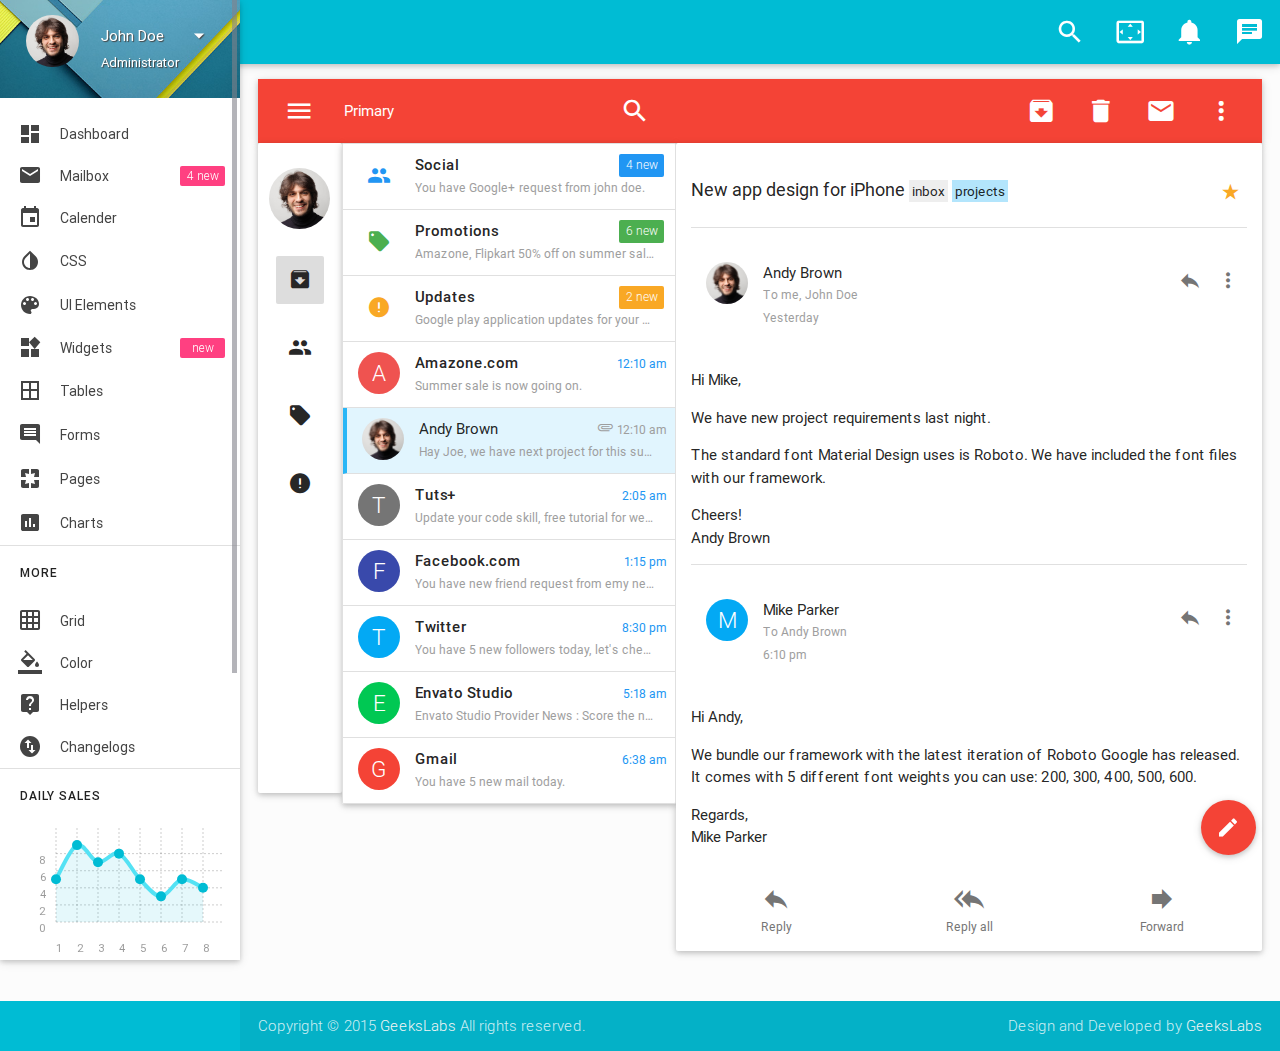
<file: app-email.html>
<!DOCTYPE html>
<html lang="en">

<!--================================================================================
	Item Name: Materialize - Material Design Admin Template
	Version: 1.0
	Author: GeeksLabs
	Author URL: http://www.themeforest.net/user/geekslabs
================================================================================ -->

<head>
  <meta http-equiv="Content-Type" content="text/html; charset=UTF-8">
  <meta name="viewport" content="width=device-width, initial-scale=1, maximum-scale=1.0, user-scalable=no">
  <meta http-equiv="X-UA-Compatible" content="IE=edge">
  <meta name="msapplication-tap-highlight" content="no">
  <meta name="description" content="Materialize is a Material Design Admin Template,It's modern, responsive and based on Material Design by Google. ">
  <meta name="keywords" content="materialize, admin template, dashboard template, flat admin template, responsive admin template,">
  <title>Materialize - Material Design Admin Template</title>

  <!-- Favicons-->
  <link rel="icon" href="images/favicon/favicon-32x32.png" sizes="32x32">
  <!-- Favicons-->
  <link rel="apple-touch-icon-precomposed" href="images/favicon/apple-touch-icon-152x152.png">
  <!-- For iPhone -->
  <meta name="msapplication-TileColor" content="#00bcd4">
  <meta name="msapplication-TileImage" content="images/favicon/mstile-144x144.png">
  <!-- For Windows Phone -->


  <!-- CORE CSS-->
  
  <link href="css/materialize.css" type="text/css" rel="stylesheet" media="screen,projection">
  <link href="css/style.css" type="text/css" rel="stylesheet" media="screen,projection">


  <!-- INCLUDED PLUGIN CSS ON THIS PAGE -->
  <link href="css/prism.css" type="text/css" rel="stylesheet" media="screen,projection">
  <link href="js/plugins/perfect-scrollbar/perfect-scrollbar.css" type="text/css" rel="stylesheet" media="screen,projection">
  <link href="js/plugins/chartist-js/chartist.min.css" type="text/css" rel="stylesheet" media="screen,projection">
</head>

<body>
  <!-- Start Page Loading -->
    <div id="loader-wrapper">
        <div id="loader"></div>        
        <div class="loader-section section-left"></div>
        <div class="loader-section section-right"></div>
    </div>
    <!-- End Page Loading -->

  <!-- //////////////////////////////////////////////////////////////////////////// -->

  <!-- START HEADER -->
  <header id="header" class="page-topbar">
        <!-- start header nav-->
        <div class="navbar-fixed">
            <nav class="cyan">
                <div class="nav-wrapper">
                    <h1 class="logo-wrapper"><a href="index.html" class="brand-logo darken-1"><img src="images/materialize-logo.png" alt="materialize logo"></a> <span class="logo-text">Materialize</span></h1>
                    <ul class="right hide-on-med-and-down">
                        <li class="search-out">
                            <input type="text" class="search-out-text">
                        </li>
                        <li>    
                            <a href="javascript:void(0);" class="waves-effect waves-block waves-light show-search"><i class="mdi-action-search"></i></a>                              
                        </li>
                        <li><a href="javascript:void(0);" class="waves-effect waves-block waves-light toggle-fullscreen"><i class="mdi-action-settings-overscan"></i></a>
                        </li>
                        <li><a href="javascript:void(0);" class="waves-effect waves-block waves-light"><i class="mdi-social-notifications"></i></a>
                        </li>
                        <!-- Dropdown Trigger -->                        
                        <li><a href="#" data-activates="chat-out" class="waves-effect waves-block waves-light chat-collapse"><i class="mdi-communication-chat"></i></a>
                        </li>
                    </ul>
                </div>
            </nav>
        </div>
        <!-- end header nav-->
  </header>
  <!-- END HEADER -->

  <!-- //////////////////////////////////////////////////////////////////////////// -->

  <!-- START MAIN -->
  <div id="main">
    <!-- START WRAPPER -->
    <div class="wrapper">

      <!-- START LEFT SIDEBAR NAV-->
      <aside id="left-sidebar-nav">
        <ul id="slide-out" class="side-nav fixed leftside-navigation">
            <li class="user-details cyan darken-2">
                <div class="row">
                    <div class="col col s4 m4 l4">
                        <img src="images/avatar.jpg" alt="" class="circle responsive-img valign profile-image">
                    </div>
                    <div class="col col s8 m8 l8">
                        <ul id="profile-dropdown" class="dropdown-content">
                            <li><a href="#"><i class="mdi-action-face-unlock"></i> Profile</a>
                            </li>
                            <li><a href="#"><i class="mdi-action-settings"></i> Settings</a>
                            </li>
                            <li><a href="#"><i class="mdi-communication-live-help"></i> Help</a>
                            </li>
                            <li class="divider"></li>
                            <li><a href="#"><i class="mdi-action-lock-outline"></i> Lock</a>
                            </li>
                            <li><a href="#"><i class="mdi-hardware-keyboard-tab"></i> Logout</a>
                            </li>
                        </ul>
                        <a class="btn-flat dropdown-button waves-effect waves-light white-text profile-btn" href="#" data-activates="profile-dropdown">John Doe<i class="mdi-navigation-arrow-drop-down right"></i></a>
                        <p class="user-roal">Administrator</p>
                    </div>
                </div>
            </li>
            <li class="bold"><a href="index.html" class="waves-effect waves-cyan"><i class="mdi-action-dashboard"></i> Dashboard</a>
            </li>
            <li class="bold"><a href="app-email.html" class="waves-effect waves-cyan"><i class="mdi-communication-email"></i> Mailbox <span class="new badge">4</span></a>
            </li>
            <li class="bold"><a href="app-calendar.html" class="waves-effect waves-cyan"><i class="mdi-editor-insert-invitation"></i> Calender</a>
            </li>
            <li class="no-padding">
                <ul class="collapsible collapsible-accordion">
                    <li class="bold"><a class="collapsible-header waves-effect waves-cyan"><i class="mdi-action-invert-colors"></i> CSS</a>
                        <div class="collapsible-body">
                            <ul>
                                <li><a href="css-typography.html">Typography</a>
                                </li>                                        
                                <li><a href="css-icons.html">Icons</a>
                                </li>
                                <li><a href="css-shadow.html">Shadow</a>
                                </li>
                                <li><a href="css-media.html">Media</a>
                                </li>
                                <li><a href="css-sass.html">Sass</a>
                                </li>
                            </ul>
                        </div>
                    </li>
                    <li class="bold"><a class="collapsible-header  waves-effect waves-cyan"><i class="mdi-image-palette"></i> UI Elements</a>
                        <div class="collapsible-body">
                            <ul>
                                <li><a href="ui-buttons.html">Buttons</a>
                                </li>
                                <li><a href="ui-badges.html">Badges</a>
                                </li>
                                <li><a href="ui-cards.html">Cards</a>
                                </li>
                                <li><a href="ui-collections.html">Collections</a>
                                </li>
                                <li><a href="ui-accordions.html">Accordian</a>
                                </li>                                        
                                <li><a href="ui-navbar.html">Navbar</a>
                                </li>
                                <li><a href="ui-pagination.html">Pagination</a>
                                </li>
                                <li><a href="ui-preloader.html">Preloader</a>
                                </li>
                                <li><a href="ui-modals.html">Modals</a>
                                </li>
                                <li><a href="ui-media.html">Media</a>
                                </li>
                                <li><a href="ui-toasts.html">Toasts</a>
                                </li>
                                <li><a href="ui-tooltip.html">Tooltip</a>
                                </li>
                            </ul>
                        </div>
                    </li>
                    <li class="bold"><a href="app-widget.html" class="waves-effect waves-cyan"><i class="mdi-device-now-widgets"></i> Widgets <span class="new badge"></span></a>
                    </li>
                    <li class="bold"><a class="collapsible-header  waves-effect waves-cyan"><i class="mdi-editor-border-all"></i> Tables</a>
                        <div class="collapsible-body">
                            <ul>
                                <li><a href="table-basic.html">Basic Tables</a>
                                </li>
                                <li><a href="table-data.html">Data Tables</a>
                                </li>
                            </ul>
                        </div>
                    </li>
                    <li class="bold"><a class="collapsible-header  waves-effect waves-cyan"><i class="mdi-editor-insert-comment"></i> Forms</a>
                        <div class="collapsible-body">
                            <ul>
                                <li><a href="form-elements.html">Form Elements</a>
                                </li>
                                <li><a href="form-layouts.html">Form Layouts</a>
                                </li>
                            </ul>
                        </div>
                    </li>
                    <li class="bold"><a class="collapsible-header  waves-effect waves-cyan"><i class="mdi-social-pages"></i> Pages</a>
                        <div class="collapsible-body">
                            <ul>                                        
                                <li><a href="page-login.html">Login</a>
                                </li>
                                <li><a href="page-register.html">Register</a>
                                </li>
                                <li><a href="page-lock-screen.html">Lock Screen</a>
                                </li>
                                <li><a href="page-invoice.html">Invoice</a>
                                </li>
                                <li><a href="page-404.html">404</a>
                                </li>
                                <li><a href="page-500.html">500</a>
                                </li>
                                <li><a href="page-blank.html">Blank</a>
                                </li>
                            </ul>
                        </div>
                    </li>
                    <li class="bold"><a class="collapsible-header waves-effect waves-cyan"><i class="mdi-editor-insert-chart"></i> Charts</a>
                        <div class="collapsible-body">
                            <ul>
                                <li><a href="charts-chartjs.html">Chart JS</a>
                                </li>
                                <li><a href="charts-chartist.html">Chartist</a>
                                </li>
                                <li><a href="charts-morris.html">Morris Charts</a>
                                </li>
                                <li><a href="charts-xcharts.html">xCharts</a>
                                </li>
                                <li><a href="charts-flotcharts.html">Flot Charts</a>
                                </li>
                                <li><a href="charts-sparklines.html">Sparkline Charts</a>
                                </li>
                            </ul>
                        </div>
                    </li>
                </ul>
            </li>
            <li class="li-hover"><div class="divider"></div></li>
            <li class="li-hover"><p class="ultra-small margin more-text">MORE</p></li>
            <li><a href="css-grid.html"><i class="mdi-image-grid-on"></i> Grid</a>
            </li>
            <li><a href="css-color.html"><i class="mdi-editor-format-color-fill"></i> Color</a>
            </li>
            <li><a href="css-helpers.html"><i class="mdi-communication-live-help"></i> Helpers</a>
            </li>
            <li><a href="changelogs.html"><i class="mdi-action-swap-vert-circle"></i> Changelogs</a>
            </li>
            <li class="li-hover"><div class="divider"></div></li>
            <li class="li-hover"><p class="ultra-small margin more-text">Daily Sales</p></li>
            <li class="li-hover">
                <div class="row">
                    <div class="col s12 m12 l12">
                        <div class="sample-chart-wrapper">                            
                            <div class="ct-chart ct-golden-section" id="ct2-chart"></div>
                        </div>
                    </div>
                </div>
            </li>
        </ul>
        <a href="#" data-activates="slide-out" class="sidebar-collapse btn-floating btn-medium waves-effect waves-light hide-on-large-only darken-2"><i class="mdi-navigation-menu" ></i></a>
      </aside>
      <!-- END LEFT SIDEBAR NAV-->

      <!-- //////////////////////////////////////////////////////////////////////////// -->

      <!-- START CONTENT -->
      <section id="content">

        <!--start container-->
        <div class="container">

          <div id="mail-app" class="section">
            <div class="row">
              <div class="col s12">
                <nav class="red">
                  <div class="nav-wrapper">
                    <div class="left col s12 m5 l5">
                      <ul>
                        <li><a href="#!" class="email-menu"><i class="mdi-navigation-menu"></i></a>
                        </li>
                        <li><a href="#!" class="email-type">Primary</a>
                        </li>
                        <li class="right"><a href="#!"><i class="mdi-action-search"></i></a>
                        </li>
                      </ul>
                    </div>
                    <div class="col s12 m7 l7 hide-on-med-and-down">
                      <ul class="right">
                        <li><a href="#!"><i class="mdi-content-archive"></i></a>
                        </li>
                        <li><a href="#!"><i class="mdi-action-delete"></i></a>
                        </li>
                        <li><a href="#!"><i class="mdi-content-mail"></i></a>
                        </li>
                        <li><a href="#!"><i class="mdi-navigation-more-vert"></i></a>
                        </li>
                      </ul>
                    </div>

                  </div>
                </nav>
              </div>
              <div class="col s12">
                <div id="email-sidebar" class="col s2 m1 s1 card-panel">
                  <ul>
                    <li>
                      <img src="images/avatar.jpg" alt="" class="circle responsive-img valign profile-image">
                    </li>
                    <li>
                      <a href="#!"><i class="mdi-content-archive active"></i></a>
                    </li>
                    <li>
                      <a href="#!"><i class="mdi-social-group"></i></a>
                    </li>
                    <li>
                      <a href="#!"><i class="mdi-maps-local-offer"></i></a>
                    </li>
                    <li>
                      <a href="#!"><i class="mdi-alert-error"></i></a>
                    </li>
                  </ul>
                </div>
                <div id="email-list" class="col s10 m4 l4 card-panel z-depth-1">
                  <ul class="collection">
                    <li class="collection-item avatar email-unread">
                      <i class="mdi-social-group icon blue-text"></i>
                      <span class="email-title">Social</span>
                      <p class="truncate grey-text ultra-small">You have Google+ request from john doe.</p>
                      <a href="#!" class="secondary-content"><span class="new badge blue">4</span></a>
                    </li>
                    <li class="collection-item avatar email-unread">
                      <i class="mdi-maps-local-offer icon green-text"></i>
                      <span class="email-title">Promotions</span>
                      <p class="truncate grey-text ultra-small">Amazone, Flipkart 50% off on summer sale.</p>
                      <a href="#!" class="secondary-content"><span class="new badge green">6</span></a>
                    </li>
                    <li class="collection-item avatar email-unread">
                      <i class="mdi-alert-error icon yellow-text text-darken-3"></i>
                      <span class="email-title">Updates</span>
                      <p class="truncate grey-text ultra-small">Google play application updates for your mobile.</p>
                      <a href="#!" class="secondary-content"><span class="new badge yellow darken-3">2</span></a>
                    </li>
                    <li class="collection-item avatar email-unread">
                      <span class="circle red lighten-1">A</span>
                      <span class="email-title">Amazone.com</span>
                      <p class="truncate grey-text ultra-small">Summer sale is now going on.</p>
                      <a href="#!" class="secondary-content email-time"><span class="blue-text ultra-small">12:10 am</span></a>
                    </li>
                    <li class="collection-item avatar selected">
                      <img src="images/avatar.jpg" alt="" class="circle">
                      <span class="email-title">Andy Brown</span>
                      <p class="truncate grey-text ultra-small">Hay Joe, we have next project for this summer.</p>
                      <a href="#!" class="secondary-content email-time"><i class="mdi-editor-attach-file attach-file"></i> <span class="grey-text ultra-small">12:10 am</span></a>
                    </li>
                    <li class="collection-item avatar email-unread">
                      <span class="circle grey darken-1">T</span>
                      <span class="email-title">Tuts+</span>
                      <p class="truncate grey-text ultra-small">Update your code skill, free tutorial for web development.</p>
                      <a href="#!" class="secondary-content email-time"><span class="blue-text ultra-small">2:05 am</span></a>
                    </li>
                    <li class="collection-item avatar email-unread">
                      <span class="circle indigo darken-1">F</span>
                      <span class="email-title">Facebook.com</span>
                      <p class="truncate grey-text ultra-small">You have new friend request from emy nelson.</p>
                      <a href="#!" class="secondary-content email-time"><span class="blue-text ultra-small">1:15 pm</span></a>
                    </li>
                    <li class="collection-item avatar email-unread">
                      <span class="circle light-blue">T</span>
                      <span class="email-title">Twitter</span>
                      <p class="truncate grey-text ultra-small">You have 5 new followers today, let's check it out.</p>
                      <a href="#!" class="secondary-content email-time"><span class="blue-text ultra-small">8:30 pm</span></a>
                    </li>
                    <li class="collection-item avatar email-unread">
                      <span class="circle green accent-4">E</span>
                      <span class="email-title">Envato Studio</span>
                      <p class="truncate grey-text ultra-small">Envato Studio Provider News : Score the new stuff.</p>
                      <a href="#!" class="secondary-content email-time"><span class="blue-text ultra-small">5:18 am</span></a>
                    </li>
                    <li class="collection-item avatar email-unread">
                      <span class="circle red">G</span>
                      <span class="email-title">Gmail</span>
                      <p class="truncate grey-text ultra-small">You have 5 new mail today.</p>
                      <a href="#!" class="secondary-content email-time"><span class="blue-text ultra-small">6:38 am</span></a>
                    </li>
                  </ul>
                </div>
                <div id="email-details" class="col s12 m7 l7 card-panel">
                  <p class="email-subject truncate">New app design for iPhone <span class="email-tag grey lighten-3">inbox</span> <span class="email-tag  light-blue lighten-4">projects</span> <i class="mdi-action-star-rate yellow-text text-darken-3 right"></i>
                  </p>
                  <hr class="grey-text text-lighten-2">
                  <div class="email-content-wrap">
                    <div class="row">
                      <div class="col s10 m10 l10">
                        <ul class="collection">
                          <li class="collection-item avatar">
                            <img src="images/avatar.jpg" alt="" class="circle">
                            <span class="email-title">Andy Brown</span>
                            <p class="truncate grey-text ultra-small">To me, John Doe</p>
                            <p class="grey-text ultra-small">Yesterday</p>
                          </li>
                        </ul>
                      </div>
                      <div class="col s2 m2 l2 email-actions">
                        <a href="#!"><span><i class="mdi-content-reply"></i></span></a>
                        <a href="#!"><span><i class="mdi-navigation-more-vert"></i></span></a>
                      </div>
                    </div>
                    <div class="email-content">
                      <p>Hi Mike,</p>
                      <p>We have new project requirements last night.</p>
                      <p>The standard font Material Design uses is Roboto. We have included the font files with our framework.</p>
                      <p>Cheers!
                        <br>Andy Brown</p>
                    </div>
                  </div>
                  <hr>
                  <div class="email-content-wrap">
                    <div class="row">
                      <div class="col s10 m10 l10">
                        <ul class="collection">
                          <li class="collection-item avatar">
                            <span class="circle light-blue">M</span>
                            <span class="email-title">Mike Parker</span>
                            <p class="truncate grey-text ultra-small">To Andy Brown</p>
                            <p class="grey-text ultra-small">6:10 pm</p>
                          </li>
                        </ul>
                      </div>
                      <div class="col s2 m2 l2 email-actions">
                        <a href="#!"><span><i class="mdi-content-reply"></i></span></a>
                        <a href="#!"><span><i class="mdi-navigation-more-vert"></i></span></a>
                      </div>
                    </div>
                    <div class="email-content">
                      <p>Hi Andy,</p>
                      <p>We bundle our framework with the latest iteration of Roboto Google has released. It comes with 5 different font weights you can use: 200, 300, 400, 500, 600.</p>
                      <p>Regards,
                        <br>Mike Parker</p>
                    </div>
                  </div>
                  <div class="email-reply">
                    <div class="row">
                      <div class="col s4 m4 l4 center-align">
                        <a href="!#"><i class="mdi-content-reply"></i></a>
                        <p class="ultra-small">Reply</p>
                      </div>
                      <div class="col s4 m4 l4 center-align">
                        <a href="!#"><i class="mdi-content-reply-all"></i></a>
                        <p class="ultra-small">Reply all</p>
                      </div>
                      <div class="col s4 m4 l4 center-align">
                        <a href="!#"><i class="mdi-content-forward"></i></a>
                        <p class="ultra-small">Forward</p>
                      </div>
                    </div>
                  </div>

                </div>
              </div>
            </div>

            <!-- Compose Email Trigger -->
            <div class="fixed-action-btn" style="bottom: 45px; right: 24px;">
              <a class="btn-floating btn-large red modal-trigger" href="#modal1">
                <i class="large mdi-editor-mode-edit"></i>
              </a>
            </div>



            <!-- Compose Email Structure -->
            <div id="modal1" class="modal">
              <div class="modal-content">
                <nav class="red">
                  <div class="nav-wrapper">
                    <div class="left col s12 m5 l5">
                      <ul>
                        <li><a href="#!" class="email-menu"><i class="modal-action modal-close  mdi-hardware-keyboard-backspace"></i></a>
                        </li>
                        <li><a href="#!" class="email-type">Compose</a>
                        </li>
                      </ul>
                    </div>
                    <div class="col s12 m7 l7 hide-on-med-and-down">
                      <ul class="right">
                        <li><a href="#!"><i class="mdi-editor-attach-file"></i></a>
                        </li>
                        <li><a href="#!"><i class="modal-action modal-close  mdi-content-send"></i></a>
                        </li>
                        <li><a href="#!"><i class="mdi-navigation-more-vert"></i></a>
                        </li>
                      </ul>
                    </div>

                  </div>
                </nav>
              </div>
              <div class="model-email-content">
                <div class="row">
                  <form class="col s12">
                    <!--<div class="row">
                      <div class="input-field col s12">
                        <input id="from_email" type="email" class="validate">
                        <label for="from_email">From</label>
                      </div>
                    </div> -->
                    <div class="row">
                      <div class="input-field col s12">
                        <input id="to_email" type="email" class="validate">
                        <label for="to_email">To</label>
                      </div>
                    </div>
                    <div class="row">
                      <div class="input-field col s12">
                        <input id="subject" type="text" class="validate">
                        <label for="subject">Subject</label>
                      </div>
                    </div>
                    <div class="row">
                      <div class="input-field col s12">
                        <textarea id="compose" class="materialize-textarea" length="500"></textarea>
                        <label for="compose">Compose email</label>
                      </div>
                    </div>
                  </form>
                </div>
              </div>
            </div>
        </div>
    </div>
    <!--end container-->

    </section>
    <!-- END CONTENT -->

    <!-- //////////////////////////////////////////////////////////////////////////// -->
    <!-- START RIGHT SIDEBAR NAV-->
    <aside id="right-sidebar-nav">
        <ul id="chat-out" class="side-nav rightside-navigation">
            <li class="li-hover">
            <a href="#" data-activates="chat-out" class="chat-close-collapse right"><i class="mdi-navigation-close"></i></a>
            <div id="right-search" class="row">
                <form class="col s12">
                    <div class="input-field">
                        <i class="mdi-action-search prefix"></i>
                        <input id="icon_prefix" type="text" class="validate">
                        <label for="icon_prefix">Search</label>
                    </div>
                </form>
            </div>
            </li>
            <li class="li-hover">
                <ul class="chat-collapsible" data-collapsible="expandable">
                <li>
                    <div class="collapsible-header teal white-text active"><i class="mdi-social-whatshot"></i>Recent Activity</div>
                    <div class="collapsible-body recent-activity">
                        <div class="recent-activity-list chat-out-list row">
                            <div class="col s3 recent-activity-list-icon"><i class="mdi-action-add-shopping-cart"></i>
                            </div>
                            <div class="col s9 recent-activity-list-text">
                                <a href="#">just now</a>
                                <p>Jim Doe Purchased new equipments for zonal office.</p>
                            </div>
                        </div>
                        <div class="recent-activity-list chat-out-list row">
                            <div class="col s3 recent-activity-list-icon"><i class="mdi-device-airplanemode-on"></i>
                            </div>
                            <div class="col s9 recent-activity-list-text">
                                <a href="#">Yesterday</a>
                                <p>Your Next flight for USA will be on 15th August 2015.</p>
                            </div>
                        </div>
                        <div class="recent-activity-list chat-out-list row">
                            <div class="col s3 recent-activity-list-icon"><i class="mdi-action-settings-voice"></i>
                            </div>
                            <div class="col s9 recent-activity-list-text">
                                <a href="#">5 Days Ago</a>
                                <p>Natalya Parker Send you a voice mail for next conference.</p>
                            </div>
                        </div>
                        <div class="recent-activity-list chat-out-list row">
                            <div class="col s3 recent-activity-list-icon"><i class="mdi-action-store"></i>
                            </div>
                            <div class="col s9 recent-activity-list-text">
                                <a href="#">Last Week</a>
                                <p>Jessy Jay open a new store at S.G Road.</p>
                            </div>
                        </div>
                        <div class="recent-activity-list chat-out-list row">
                            <div class="col s3 recent-activity-list-icon"><i class="mdi-action-settings-voice"></i>
                            </div>
                            <div class="col s9 recent-activity-list-text">
                                <a href="#">5 Days Ago</a>
                                <p>Natalya Parker Send you a voice mail for next conference.</p>
                            </div>
                        </div>
                    </div>
                </li>
                <li>
                    <div class="collapsible-header light-blue white-text active"><i class="mdi-editor-attach-money"></i>Sales Repoart</div>
                    <div class="collapsible-body sales-repoart">
                        <div class="sales-repoart-list  chat-out-list row">
                            <div class="col s8">Target Salse</div>
                            <div class="col s4"><span id="sales-line-1"></span>
                            </div>
                        </div>
                        <div class="sales-repoart-list chat-out-list row">
                            <div class="col s8">Payment Due</div>
                            <div class="col s4"><span id="sales-bar-1"></span>
                            </div>
                        </div>
                        <div class="sales-repoart-list chat-out-list row">
                            <div class="col s8">Total Delivery</div>
                            <div class="col s4"><span id="sales-line-2"></span>
                            </div>
                        </div>
                        <div class="sales-repoart-list chat-out-list row">
                            <div class="col s8">Total Progress</div>
                            <div class="col s4"><span id="sales-bar-2"></span>
                            </div>
                        </div>
                    </div>
                </li>
                <li>
                    <div class="collapsible-header red white-text"><i class="mdi-action-stars"></i>Favorite Associates</div>
                    <div class="collapsible-body favorite-associates">
                        <div class="favorite-associate-list chat-out-list row">
                            <div class="col s4"><img src="images/avatar.jpg" alt="" class="circle responsive-img online-user valign profile-image">
                            </div>
                            <div class="col s8">
                                <p>Eileen Sideways</p>
                                <p class="place">Los Angeles, CA</p>
                            </div>
                        </div>
                        <div class="favorite-associate-list chat-out-list row">
                            <div class="col s4"><img src="images/avatar.jpg" alt="" class="circle responsive-img online-user valign profile-image">
                            </div>
                            <div class="col s8">
                                <p>Zaham Sindil</p>
                                <p class="place">San Francisco, CA</p>
                            </div>
                        </div>
                        <div class="favorite-associate-list chat-out-list row">
                            <div class="col s4"><img src="images/avatar.jpg" alt="" class="circle responsive-img offline-user valign profile-image">
                            </div>
                            <div class="col s8">
                                <p>Renov Leongal</p>
                                <p class="place">Cebu City, Philippines</p>
                            </div>
                        </div>
                        <div class="favorite-associate-list chat-out-list row">
                            <div class="col s4"><img src="images/avatar.jpg" alt="" class="circle responsive-img online-user valign profile-image">
                            </div>
                            <div class="col s8">
                                <p>Weno Carasbong</p>
                                <p>Tokyo, Japan</p>
                            </div>
                        </div>
                        <div class="favorite-associate-list chat-out-list row">
                            <div class="col s4"><img src="images/avatar.jpg" alt="" class="circle responsive-img offline-user valign profile-image">
                            </div>
                            <div class="col s8">
                                <p>Nusja Nawancali</p>
                                <p class="place">Bangkok, Thailand</p>
                            </div>
                        </div>
                    </div>
                </li>
                </ul>
            </li>
        </ul>
      </aside>
    <!-- LEFT RIGHT SIDEBAR NAV-->

  </div>
  <!-- END WRAPPER -->

  </div>
  <!-- END MAIN -->



  <!-- //////////////////////////////////////////////////////////////////////////// -->

  <!-- START FOOTER -->
  <footer class="page-footer">
    <div class="footer-copyright">
      <div class="container">
        <span>Copyright © 2015 <a class="grey-text text-lighten-4" href="http://themeforest.net/user/geekslabs/portfolio?ref=geekslabs" target="_blank">GeeksLabs</a> All rights reserved.</span>
        <span class="right"> Design and Developed by <a class="grey-text text-lighten-4" href="http://geekslabs.com/">GeeksLabs</a></span>
        </div>
    </div>
  </footer>
    <!-- END FOOTER -->



    <!-- ================================================
    Scripts
    ================================================ -->
    
    <!-- jQuery Library -->
    <script type="text/javascript" src="js/jquery-1.11.2.min.js"></script>    
    <!--materialize js-->
    <script type="text/javascript" src="js/materialize.js"></script>
    <!--prism-->
    <script type="text/javascript" src="js/prism.js"></script>
    <!--scrollbar-->
    <script type="text/javascript" src="js/plugins/perfect-scrollbar/perfect-scrollbar.min.js"></script>
    <!-- chartist -->
    <script type="text/javascript" src="js/plugins/chartist-js/chartist.min.js"></script>   
    
    <!--plugins.js - Some Specific JS codes for Plugin Settings-->
    <script type="text/javascript" src="js/plugins.js"></script>
    
</body>

</html>
</file>
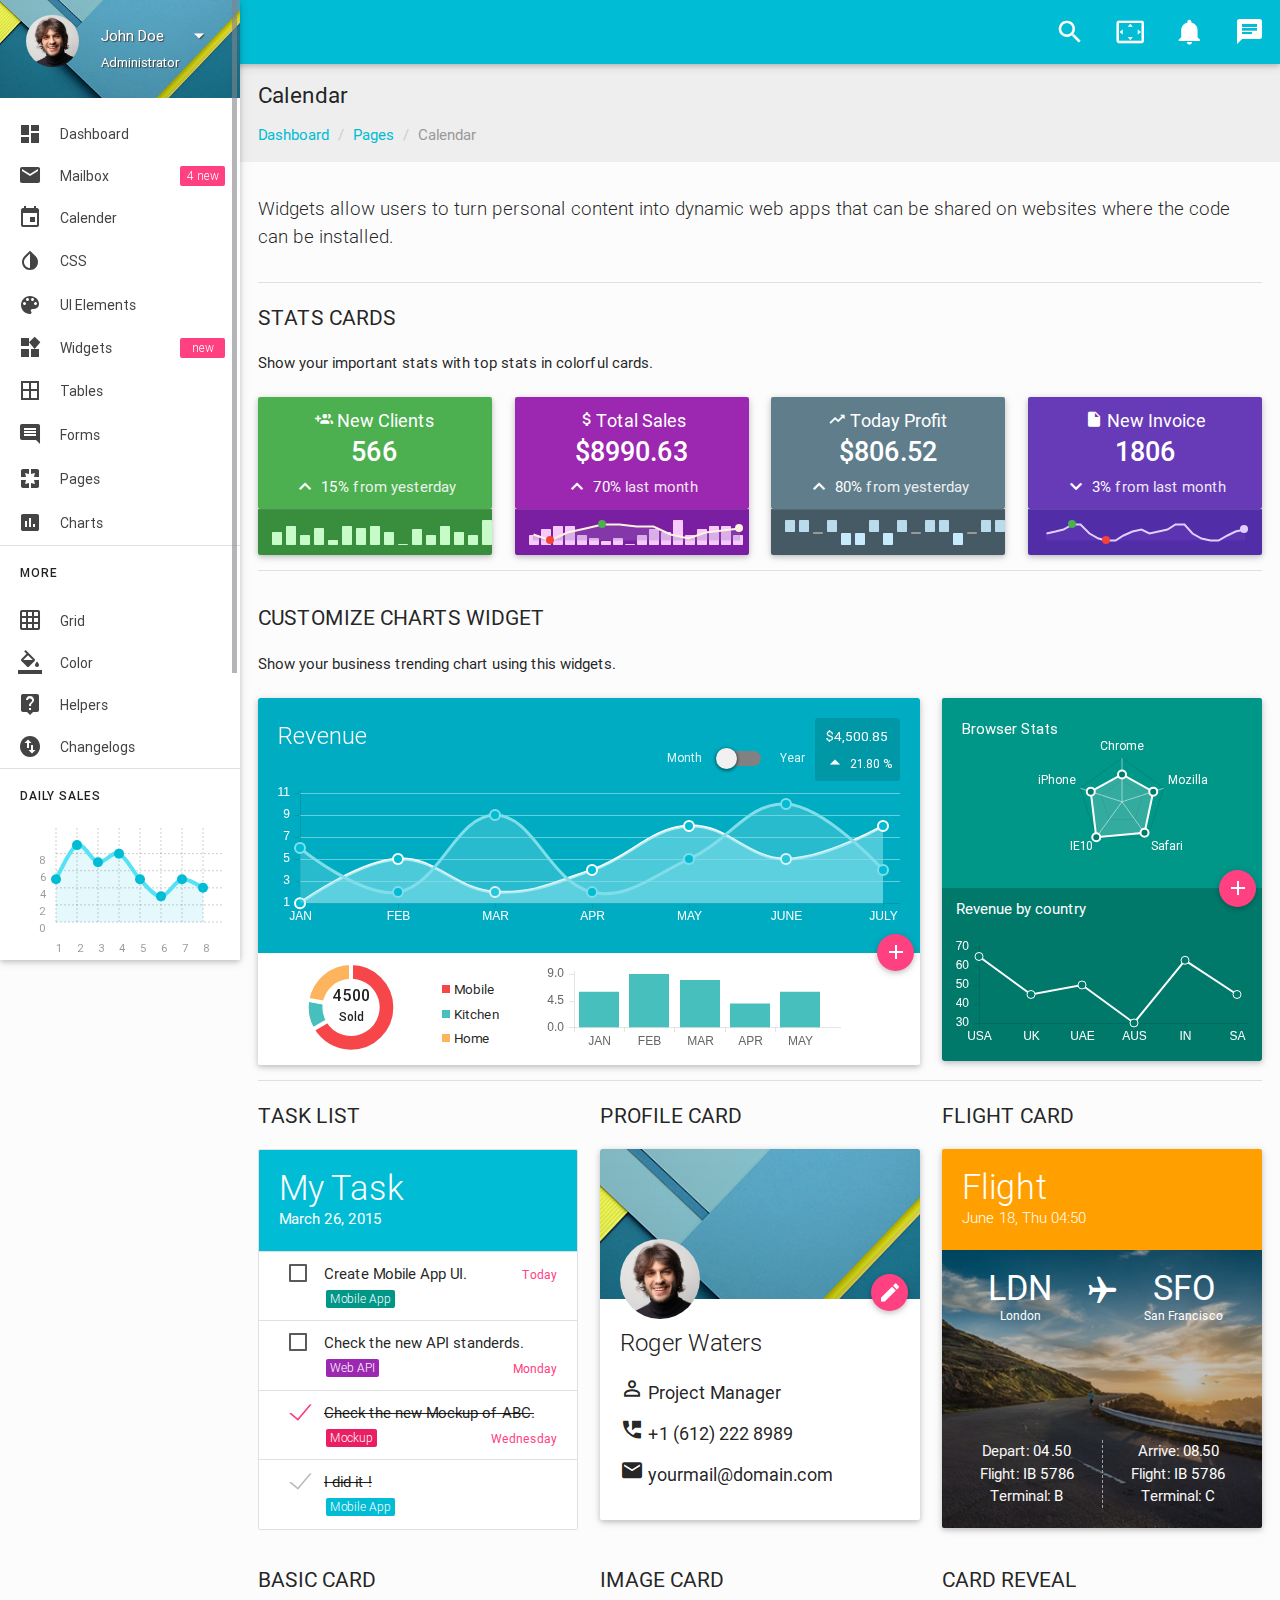
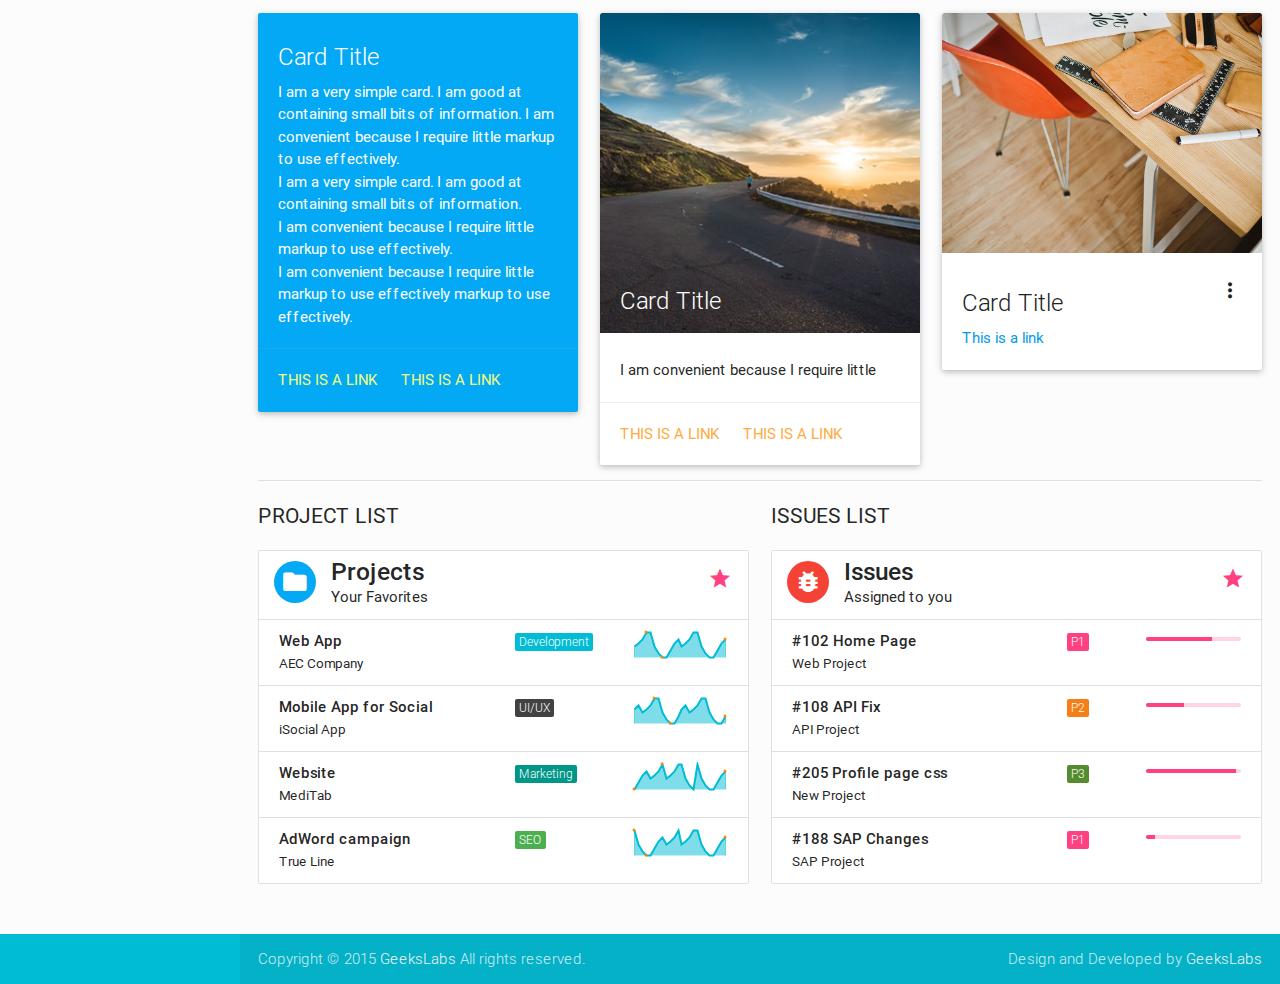
<file: app-widget.html>
<!DOCTYPE html>
<html lang="en">

<!--================================================================================
	Item Name: Materialize - Material Design Admin Template
	Version: 1.0
	Author: GeeksLabs
	Author URL: http://www.themeforest.net/user/geekslabs
================================================================================ -->

<head>
  <meta http-equiv="Content-Type" content="text/html; charset=UTF-8">
  <meta name="viewport" content="width=device-width, initial-scale=1, maximum-scale=1.0, user-scalable=no">
  <meta http-equiv="X-UA-Compatible" content="IE=edge">
  <meta name="msapplication-tap-highlight" content="no">
  <meta name="description" content="Materialize is a Material Design Admin Template,It's modern, responsive and based on Material Design by Google. ">
  <meta name="keywords" content="materialize, admin template, dashboard template, flat admin template, responsive admin template,">
  <title>Widget | Materialize - Material Design Admin Template</title>

  <!-- Favicons-->
  <link rel="icon" href="images/favicon/favicon-32x32.png" sizes="32x32">
  <!-- Favicons-->
  <link rel="apple-touch-icon-precomposed" href="images/favicon/apple-touch-icon-152x152.png">
  <!-- For iPhone -->
  <meta name="msapplication-TileColor" content="#00bcd4">
  <meta name="msapplication-TileImage" content="images/favicon/mstile-144x144.png">
  <!-- For Windows Phone -->


  <!-- CORE CSS-->
  
  <link href="css/materialize.css" type="text/css" rel="stylesheet" media="screen,projection">
  <link href="css/style.css" type="text/css" rel="stylesheet" media="screen,projection">


  <!-- INCLUDED PLUGIN CSS ON THIS PAGE -->
  <link href="css/prism.css" type="text/css" rel="stylesheet" media="screen,projection">
  <link href="js/plugins/perfect-scrollbar/perfect-scrollbar.css" type="text/css" rel="stylesheet" media="screen,projection">
  <link href="js/plugins/chartist-js/chartist.min.css" type="text/css" rel="stylesheet" media="screen,projection">


</head>

<body>
  <!-- Start Page Loading -->
    <div id="loader-wrapper">
        <div id="loader"></div>        
        <div class="loader-section section-left"></div>
        <div class="loader-section section-right"></div>
    </div>
    <!-- End Page Loading -->

  <!-- //////////////////////////////////////////////////////////////////////////// -->

  <!-- START HEADER -->
  <header id="header" class="page-topbar">
        <!-- start header nav-->
        <div class="navbar-fixed">
            <nav class="cyan">
                <div class="nav-wrapper">
                    <h1 class="logo-wrapper"><a href="index.html" class="brand-logo darken-1"><img src="images/materialize-logo.png" alt="materialize logo"></a> <span class="logo-text">Materialize</span></h1>
                    <ul class="right hide-on-med-and-down">
                        <li class="search-out">
                            <input type="text" class="search-out-text">
                        </li>
                        <li>    
                            <a href="javascript:void(0);" class="waves-effect waves-block waves-light show-search"><i class="mdi-action-search"></i></a>                              
                        </li>
                        <li><a href="javascript:void(0);" class="waves-effect waves-block waves-light toggle-fullscreen"><i class="mdi-action-settings-overscan"></i></a>
                        </li>
                        <li><a href="javascript:void(0);" class="waves-effect waves-block waves-light"><i class="mdi-social-notifications"></i></a>
                        </li>
                        <!-- Dropdown Trigger -->                        
                        <li><a href="#" data-activates="chat-out" class="waves-effect waves-block waves-light chat-collapse"><i class="mdi-communication-chat"></i></a>
                        </li>
                    </ul>
                </div>
            </nav>
        </div>
        <!-- end header nav-->
  </header>
  <!-- END HEADER -->

  <!-- //////////////////////////////////////////////////////////////////////////// -->

  <!-- START MAIN -->
  <div id="main">
    <!-- START WRAPPER -->
    <div class="wrapper">

      <!-- START LEFT SIDEBAR NAV-->
      <aside id="left-sidebar-nav">
        <ul id="slide-out" class="side-nav fixed leftside-navigation">
            <li class="user-details cyan darken-2">
                <div class="row">
                    <div class="col col s4 m4 l4">
                        <img src="images/avatar.jpg" alt="" class="circle responsive-img valign profile-image">
                    </div>
                    <div class="col col s8 m8 l8">
                        <ul id="profile-dropdown" class="dropdown-content">
                            <li><a href="#"><i class="mdi-action-face-unlock"></i> Profile</a>
                            </li>
                            <li><a href="#"><i class="mdi-action-settings"></i> Settings</a>
                            </li>
                            <li><a href="#"><i class="mdi-communication-live-help"></i> Help</a>
                            </li>
                            <li class="divider"></li>
                            <li><a href="#"><i class="mdi-action-lock-outline"></i> Lock</a>
                            </li>
                            <li><a href="#"><i class="mdi-hardware-keyboard-tab"></i> Logout</a>
                            </li>
                        </ul>
                        <a class="btn-flat dropdown-button waves-effect waves-light white-text profile-btn" href="#" data-activates="profile-dropdown">John Doe<i class="mdi-navigation-arrow-drop-down right"></i></a>
                        <p class="user-roal">Administrator</p>
                    </div>
                </div>
            </li>
            <li class="bold"><a href="index.html" class="waves-effect waves-cyan"><i class="mdi-action-dashboard"></i> Dashboard</a>
            </li>
            <li class="bold"><a href="app-email.html" class="waves-effect waves-cyan"><i class="mdi-communication-email"></i> Mailbox <span class="new badge">4</span></a>
            </li>
            <li class="bold"><a href="app-calendar.html" class="waves-effect waves-cyan"><i class="mdi-editor-insert-invitation"></i> Calender</a>
            </li>
            <li class="no-padding">
                <ul class="collapsible collapsible-accordion">
                    <li class="bold"><a class="collapsible-header waves-effect waves-cyan"><i class="mdi-action-invert-colors"></i> CSS</a>
                        <div class="collapsible-body">
                            <ul>
                                <li><a href="css-typography.html">Typography</a>
                                </li>                                        
                                <li><a href="css-icons.html">Icons</a>
                                </li>
                                <li><a href="css-shadow.html">Shadow</a>
                                </li>
                                <li><a href="css-media.html">Media</a>
                                </li>
                                <li><a href="css-sass.html">Sass</a>
                                </li>
                            </ul>
                        </div>
                    </li>
                    <li class="bold"><a class="collapsible-header  waves-effect waves-cyan"><i class="mdi-image-palette"></i> UI Elements</a>
                        <div class="collapsible-body">
                            <ul>
                                <li><a href="ui-buttons.html">Buttons</a>
                                </li>
                                <li><a href="ui-badges.html">Badges</a>
                                </li>
                                <li><a href="ui-cards.html">Cards</a>
                                </li>
                                <li><a href="ui-collections.html">Collections</a>
                                </li>
                                <li><a href="ui-accordions.html">Accordian</a>
                                </li>                                        
                                <li><a href="ui-navbar.html">Navbar</a>
                                </li>
                                <li><a href="ui-pagination.html">Pagination</a>
                                </li>
                                <li><a href="ui-preloader.html">Preloader</a>
                                </li>
                                <li><a href="ui-modals.html">Modals</a>
                                </li>
                                <li><a href="ui-media.html">Media</a>
                                </li>
                                <li><a href="ui-toasts.html">Toasts</a>
                                </li>
                                <li><a href="ui-tooltip.html">Tooltip</a>
                                </li>
                            </ul>
                        </div>
                    </li>
                    <li class="bold"><a href="app-widget.html" class="waves-effect waves-cyan"><i class="mdi-device-now-widgets"></i> Widgets <span class="new badge"></span></a>
                    </li>
                    <li class="bold"><a class="collapsible-header  waves-effect waves-cyan"><i class="mdi-editor-border-all"></i> Tables</a>
                        <div class="collapsible-body">
                            <ul>
                                <li><a href="table-basic.html">Basic Tables</a>
                                </li>
                                <li><a href="table-data.html">Data Tables</a>
                                </li>
                            </ul>
                        </div>
                    </li>
                    <li class="bold"><a class="collapsible-header  waves-effect waves-cyan"><i class="mdi-editor-insert-comment"></i> Forms</a>
                        <div class="collapsible-body">
                            <ul>
                                <li><a href="form-elements.html">Form Elements</a>
                                </li>
                                <li><a href="form-layouts.html">Form Layouts</a>
                                </li>
                            </ul>
                        </div>
                    </li>
                    <li class="bold"><a class="collapsible-header  waves-effect waves-cyan"><i class="mdi-social-pages"></i> Pages</a>
                        <div class="collapsible-body">
                            <ul>                                        
                                <li><a href="page-login.html">Login</a>
                                </li>
                                <li><a href="page-register.html">Register</a>
                                </li>
                                <li><a href="page-lock-screen.html">Lock Screen</a>
                                </li>
                                <li><a href="page-invoice.html">Invoice</a>
                                </li>
                                <li><a href="page-404.html">404</a>
                                </li>
                                <li><a href="page-500.html">500</a>
                                </li>
                                <li><a href="page-blank.html">Blank</a>
                                </li>
                            </ul>
                        </div>
                    </li>
                    <li class="bold"><a class="collapsible-header waves-effect waves-cyan"><i class="mdi-editor-insert-chart"></i> Charts</a>
                        <div class="collapsible-body">
                            <ul>
                                <li><a href="charts-chartjs.html">Chart JS</a>
                                </li>
                                <li><a href="charts-chartist.html">Chartist</a>
                                </li>
                                <li><a href="charts-morris.html">Morris Charts</a>
                                </li>
                                <li><a href="charts-xcharts.html">xCharts</a>
                                </li>
                                <li><a href="charts-flotcharts.html">Flot Charts</a>
                                </li>
                                <li><a href="charts-sparklines.html">Sparkline Charts</a>
                                </li>
                            </ul>
                        </div>
                    </li>
                </ul>
            </li>
            <li class="li-hover"><div class="divider"></div></li>
            <li class="li-hover"><p class="ultra-small margin more-text">MORE</p></li>
            <li><a href="css-grid.html"><i class="mdi-image-grid-on"></i> Grid</a>
            </li>
            <li><a href="css-color.html"><i class="mdi-editor-format-color-fill"></i> Color</a>
            </li>
            <li><a href="css-helpers.html"><i class="mdi-communication-live-help"></i> Helpers</a>
            </li>
            <li><a href="changelogs.html"><i class="mdi-action-swap-vert-circle"></i> Changelogs</a>
            </li>
            <li class="li-hover"><div class="divider"></div></li>
            <li class="li-hover"><p class="ultra-small margin more-text">Daily Sales</p></li>
            <li class="li-hover">
                <div class="row">
                    <div class="col s12 m12 l12">
                        <div class="sample-chart-wrapper">                            
                            <div class="ct-chart ct-golden-section" id="ct2-chart"></div>
                        </div>
                    </div>
                </div>
            </li>
        </ul>
        <a href="#" data-activates="slide-out" class="sidebar-collapse btn-floating btn-medium waves-effect waves-light hide-on-large-only darken-2"><i class="mdi-navigation-menu" ></i></a>
      </aside>
      <!-- END LEFT SIDEBAR NAV-->

      <!-- //////////////////////////////////////////////////////////////////////////// -->

      <!-- START CONTENT -->
      <section id="content">

        <!--breadcrumbs start-->
        <div id="breadcrumbs-wrapper" class=" grey lighten-3">
          <div class="container">
            <div class="row">
              <div class="col s12 m12 l12">
                <h5 class="breadcrumbs-title">Calendar</h5>
                <ol class="breadcrumb">
                  <li><a href="index.html">Dashboard</a>
                  </li>
                  <li><a href="#">Pages</a>
                  </li>
                  <li class="active">Calendar</li>
                </ol>
              </div>
            </div>
          </div>
        </div>
        <!--breadcrumbs end-->


        <!--start container-->
        <div class="container">
          <div class="section">

            <p class="caption">Widgets allow users to turn personal content into dynamic web apps that can be shared on websites where the code can be installed.</p>
            <div class="divider"></div>
            
            <!--card stats start-->
            <div id="card-stats" class="seaction">
              <h4 class="header">Stats Cards</h4>
              <p> Show your important stats with top stats in colorful cards.</p>
              <div class="row">
                            <div class="col s12 m6 l3">
                                <div class="card">
                                    <div class="card-content  green white-text">
                                        <p class="card-stats-title"><i class="mdi-social-group-add"></i> New Clients</p>
                                        <h4 class="card-stats-number">566</h4>
                                        <p class="card-stats-compare"><i class="mdi-hardware-keyboard-arrow-up"></i> 15% <span class="green-text text-lighten-5">from yesterday</span>
                                        </p>
                                    </div>
                                    <div class="card-action  green darken-2">
                                        <div id="clients-bar"></div>
                                    </div>
                                </div>
                            </div>
                            <div class="col s12 m6 l3">
                                <div class="card">
                                    <div class="card-content purple white-text">
                                        <p class="card-stats-title"><i class="mdi-editor-attach-money"></i>Total Sales</p>
                                        <h4 class="card-stats-number">$8990.63</h4>
                                        <p class="card-stats-compare"><i class="mdi-hardware-keyboard-arrow-up"></i> 70% <span class="purple-text text-lighten-5">last month</span>
                                        </p>
                                    </div>
                                    <div class="card-action purple darken-2">
                                        <div id="sales-compositebar"></div>

                                    </div>
                                </div>
                            </div>                            
                            <div class="col s12 m6 l3">
                                <div class="card">
                                    <div class="card-content blue-grey white-text">
                                        <p class="card-stats-title"><i class="mdi-action-trending-up"></i> Today Profit</p>
                                        <h4 class="card-stats-number">$806.52</h4>
                                        <p class="card-stats-compare"><i class="mdi-hardware-keyboard-arrow-up"></i> 80% <span class="blue-grey-text text-lighten-5">from yesterday</span>
                                        </p>
                                    </div>
                                    <div class="card-action blue-grey darken-2">
                                        <div id="profit-tristate"></div>
                                    </div>
                                </div>
                            </div>
                            <div class="col s12 m6 l3">
                                <div class="card">
                                    <div class="card-content deep-purple white-text">
                                        <p class="card-stats-title"><i class="mdi-editor-insert-drive-file"></i> New Invoice</p>
                                        <h4 class="card-stats-number">1806</h4>
                                        <p class="card-stats-compare"><i class="mdi-hardware-keyboard-arrow-down"></i> 3% <span class="deep-purple-text text-lighten-5">from last month</span>
                                        </p>
                                    </div>
                                    <div class="card-action  deep-purple darken-2">
                                        <div id="invoice-line"></div>
                                    </div>
                                </div>
                            </div>                            
                        </div>
            </div>
            <!--card stats end-->

            <!-- //////////////////////////////////////////////////////////////////////////// -->
            <div class="divider"></div>
            <!--chart dashboard start-->
            <div id="chart-dashboard" class="seaction">
              <h4 class="header">Customize Charts Widget</h4>
              <p>Show your business trending chart using this widgets.</p>
              <div class="row">
                <div class="col s12 m8 l8">
                    <div class="card">
                        <div class="card-move-up waves-effect waves-block waves-light">
                            <div class="move-up cyan darken-1">
                                <div>
                                    <span class="chart-title white-text">Revenue</span>
                                    <div class="chart-revenue cyan darken-2 white-text">
                                        <p class="chart-revenue-total">$4,500.85</p>
                                        <p class="chart-revenue-per"><i class="mdi-navigation-arrow-drop-up"></i> 21.80 %</p>
                                    </div>
                                    <div class="switch chart-revenue-switch right">
                                        <label class="cyan-text text-lighten-5">
                                          Month
                                          <input type="checkbox">
                                          <span class="lever"></span> Year
                                        </label>
                                    </div>
                                </div>
                                <div class="trending-line-chart-wrapper">
                                    <canvas id="trending-line-chart" height="70"></canvas>
                                </div>
                            </div>
                        </div>
                        <div class="card-content">
                            <a class="btn-floating btn-move-up waves-effect waves-light darken-2 right"><i class="mdi-content-add activator"></i></a>
                            <div class="col s12 m3 l3">
                                <div id="doughnut-chart-wrapper">
                                    <canvas id="doughnut-chart" height="200"></canvas>
                                    <div class="doughnut-chart-status">4500
                                        <p class="ultra-small center-align">Sold</p>
                                    </div>
                                </div>
                            </div>
                            <div class="col s12 m2 l2">
                                <ul class="doughnut-chart-legend">
                                    <li class="mobile ultra-small"><span class="legend-color"></span>Mobile</li>
                                    <li class="kitchen ultra-small"><span class="legend-color"></span> Kitchen</li>
                                    <li class="home ultra-small"><span class="legend-color"></span> Home</li>
                                </ul>
                            </div>
                            <div class="col s12 m5 l6">
                                <div class="trending-bar-chart-wrapper">
                                    <canvas id="trending-bar-chart" height="90"></canvas>                                                
                                </div>
                            </div>
                        </div>

                        <div class="card-reveal">
                            <span class="card-title grey-text text-darken-4">Revenue by Month <i class="mdi-navigation-close right"></i></span>
                            <table class="responsive-table">
                                <thead>
                                    <tr>
                                        <th data-field="id">ID</th>
                                        <th data-field="month">Month</th>
                                        <th data-field="item-sold">Item Sold</th>
                                        <th data-field="item-price">Item Price</th>
                                        <th data-field="total-profit">Total Profit</th>
                                    </tr>
                                </thead>
                                <tbody>
                                    <tr>
                                        <td>1</td>
                                        <td>January</td>
                                        <td>122</td>
                                        <td>100</td>
                                        <td>$122,00.00</td>
                                    </tr>
                                    <tr>
                                        <td>2</td>
                                        <td>February</td>
                                        <td>122</td>
                                        <td>100</td>
                                        <td>$122,00.00</td>
                                    </tr>
                                    <tr>
                                        <td>3</td>
                                        <td>March</td>
                                        <td>122</td>
                                        <td>100</td>
                                        <td>$122,00.00</td>
                                    </tr>
                                    <tr>
                                        <td>4</td>
                                        <td>April</td>
                                        <td>122</td>
                                        <td>100</td>
                                        <td>$122,00.00</td>
                                    </tr>
                                    <tr>
                                        <td>5</td>
                                        <td>May</td>
                                        <td>122</td>
                                        <td>100</td>
                                        <td>$122,00.00</td>
                                    </tr>
                                    <tr>
                                        <td>6</td>
                                        <td>June</td>
                                        <td>122</td>
                                        <td>100</td>
                                        <td>$122,00.00</td>
                                    </tr>
                                    <tr>
                                        <td>7</td>
                                        <td>July</td>
                                        <td>122</td>
                                        <td>100</td>
                                        <td>$122,00.00</td>
                                    </tr>
                                    <tr>
                                        <td>8</td>
                                        <td>August</td>
                                        <td>122</td>
                                        <td>100</td>
                                        <td>$122,00.00</td>
                                    </tr>
                                    <tr>
                                        <td>9</td>
                                        <td>Septmber</td>
                                        <td>122</td>
                                        <td>100</td>
                                        <td>$122,00.00</td>
                                    </tr>
                                    <tr>
                                        <td>10</td>
                                        <td>Octomber</td>
                                        <td>122</td>
                                        <td>100</td>
                                        <td>$122,00.00</td>
                                    </tr>
                                    <tr>
                                        <td>11</td>
                                        <td>November</td>
                                        <td>122</td>
                                        <td>100</td>
                                        <td>$122,00.00</td>
                                    </tr>
                                    <tr>
                                        <td>12</td>
                                        <td>December</td>
                                        <td>122</td>
                                        <td>100</td>
                                        <td>$122,00.00</td>
                                    </tr>
                                </tbody>
                            </table>
                        </div>
                    </div>
                </div>

                <div class="col s12 m4 l4">
                                <div class="card">
                                    <div class="card-move-up teal waves-effect waves-block waves-light">
                                        <div class="move-up">
                                            <p class="margin white-text">Browser Stats</p>
                                            <canvas id="trending-radar-chart" height="114"></canvas>
                                        </div>
                                    </div>
                                    <div class="card-content  teal darken-2">
                                        <a class="btn-floating btn-move-up waves-effect waves-light darken-2 right"><i class="mdi-content-add activator"></i></a>
                                        <div class="line-chart-wrapper">
                                            <p class="margin white-text">Revenue by country</p>
                                            <canvas id="line-chart" height="114"></canvas>
                                        </div>
                                    </div>
                                    <div class="card-reveal">
                                        <span class="card-title grey-text text-darken-4">Revenue by country <i class="mdi-navigation-close right"></i></span>
                                        <table class="responsive-table">
                                            <thead>
                                                <tr>
                                                    <th data-field="country-name">Country Name</th>
                                                    <th data-field="item-sold">Item Sold</th>
                                                    <th data-field="total-profit">Total Profit</th>
                                                </tr>
                                            </thead>
                                            <tbody>
                                                <tr>
                                                    <td>USA</td>
                                                    <td>65</td>
                                                    <td>$452.55</td>
                                                </tr>
                                                <tr>
                                                    <td>UK</td>
                                                    <td>76</td>
                                                    <td>$452.55</td>
                                                </tr>
                                                <tr>
                                                    <td>Canada</td>
                                                    <td>65</td>
                                                    <td>$452.55</td>
                                                </tr>
                                                <tr>
                                                    <td>Brazil</td>
                                                    <td>76</td>
                                                    <td>$452.55</td>
                                                </tr>
                                                <tr>

                                                    <td>India</td>
                                                    <td>65</td>
                                                    <td>$452.55</td>
                                                </tr>
                                                <tr>
                                                    <td>France</td>
                                                    <td>76</td>
                                                    <td>$452.55</td>
                                                </tr>
                                                <tr>
                                                    <td>Austrelia</td>
                                                    <td>65</td>
                                                    <td>$452.55</td>
                                                </tr>
                                                <tr>
                                                    <td>Russia</td>
                                                    <td>76</td>
                                                    <td>$452.55</td>
                                                </tr>
                                            </tbody>
                                        </table>
                                    </div>
                                </div>
                            </div>
              </div>
            </div>
            <!--chart dashboard end-->

            <!-- //////////////////////////////////////////////////////////////////////////// -->
            <div class="divider"></div>
            <!--card widgets start-->
            <div id="card-widgets" class="seaction">
              <div class="row">

                <div class="col s12 m4 l4">
                  <h4 class="header">Task List</h4>
                  <ul id="task-card" class="collection with-header">
                    <li class="collection-header cyan">
                      <h4 class="task-card-title">My Task</h4>
                      <p class="task-card-date">March 26, 2015</p>
                    </li>
                    <li class="collection-item dismissable">
                      <input type="checkbox" id="task1" />
                      <label for="task1">Create Mobile App UI. <a href="#" class="secondary-content"><span class="ultra-small">Today</span></a>
                      </label>
                      <span class="task-cat teal">Mobile App</span>
                    </li>
                    <li class="collection-item dismissable">
                      <input type="checkbox" id="task2" />
                      <label for="task2">Check the new API standerds. <a href="#" class="secondary-content"><span class="ultra-small">Monday</span></a>
                      </label>
                      <span class="task-cat purple">Web API</span>
                    </li>
                    <li class="collection-item dismissable">
                      <input type="checkbox" id="task3" checked="checked" />
                      <label for="task3">Check the new Mockup of ABC. <a href="#" class="secondary-content"><span class="ultra-small">Wednesday</span></a>
                      </label>
                      <span class="task-cat pink">Mockup</span>
                    </li>
                    <li class="collection-item dismissable">
                      <input type="checkbox" id="task4" checked="checked" disabled="disabled" />
                      <label for="task4">I did it !</label>
                      <span class="task-cat cyan">Mobile App</span>
                    </li>
                  </ul>
                </div>

                <div class="col s12 m4 l4">
                  <h4 class="header">Profile Card</h4>
                  <div id="profile-card" class="card">
                    <div class="card-image waves-effect waves-block waves-light">
                      <img class="activator" src="images/user-bg.jpg" alt="user bg">
                    </div>
                    <div class="card-content">
                      <img src="images/avatar.jpg" alt="" class="circle responsive-img activator card-profile-image">
                      <a class="btn-floating activator btn-move-up waves-effect waves-light darken-2 right">
                        <i class="mdi-editor-mode-edit"></i>
                      </a>

                      <span class="card-title activator grey-text text-darken-4">Roger Waters</span>
                      <p><i class="mdi-action-perm-identity"></i> Project Manager</p>
                      <p><i class="mdi-action-perm-phone-msg"></i> +1 (612) 222 8989</p>
                      <p><i class="mdi-communication-email"></i> yourmail@domain.com</p>

                    </div>
                    <div class="card-reveal">
                      <span class="card-title grey-text text-darken-4">Roger Waters <i class="mdi-navigation-close right"></i></span>
                      <p>Here is some more information about this card.</p>
                      <p><i class="mdi-action-perm-identity"></i> Project Manager</p>
                      <p><i class="mdi-action-perm-phone-msg"></i> +1 (612) 222 8989</p>
                      <p><i class="mdi-communication-email"></i> yourmail@domain.com</p>
                      <p><i class="mdi-social-cake"></i> 18th June 1990
                        <p>
                          <p><i class="mdi-device-airplanemode-on"></i> BAR - AUS
                            <p>
                    </div>
                  </div>
                </div>

                <div class="col s12 m12 l4">
                  <h4 class="header">Flight Card</h4>
                  <div id="flight-card" class="card">
                    <div class="card-header amber darken-2">
                      <div class="card-title">
                        <h4 class="flight-card-title">Flight</h4>
                        <p class="flight-card-date">June 18, Thu 04:50</p>
                      </div>
                    </div>
                    <div class="card-content-bg white-text">
                      <div class="card-content">
                        <div class="row flight-state-wrapper">
                          <div class="col s5 m5 l5 center-align">
                            <div class="flight-state">
                              <h4 class="margin">LDN</h4>
                              <p class="ultra-small">London</p>
                            </div>
                          </div>
                          <div class="col s2 m2 l2 center-align">
                            <i class="mdi-device-airplanemode-on flight-icon"></i>
                          </div>
                          <div class="col s5 m5 l5 center-align">
                            <div class="flight-state">
                              <h4 class="margin">SFO</h4>
                              <p class="ultra-small">San Francisco</p>
                            </div>
                          </div>
                        </div>
                        <div class="row">
                          <div class="col s6 m6 l6 center-align">
                            <div class="flight-info">
                              <p class="small"><span class="grey-text text-lighten-4">Depart:</span> 04.50</p>
                              <p class="small"><span class="grey-text text-lighten-4">Flight:</span> IB 5786</p>
                              <p class="small"><span class="grey-text text-lighten-4">Terminal:</span> B</p>
                            </div>
                          </div>
                          <div class="col s6 m6 l6 center-align flight-state-two">
                            <div class="flight-info">
                              <p class="small"><span class="grey-text text-lighten-4">Arrive:</span> 08.50</p>
                              <p class="small"><span class="grey-text text-lighten-4">Flight:</span> IB 5786</p>
                              <p class="small"><span class="grey-text text-lighten-4">Terminal:</span> C</p>
                            </div>
                          </div>
                        </div>
                      </div>
                    </div>
                  </div>
                </div>

              </div>
              
              <div class="row">
                <div class="col s12 m4 l4">
                  <h4 class="header">Basic Card</h4>
                  <div class="card  light-blue">
                      <div class="card-content white-text">
                        <span class="card-title">Card Title</span>
                        <p>I am a very simple card. I am good at containing small bits of information. I am convenient because I require little markup to use effectively.</p>
                        <p>I am a very simple card. I am good at containing small bits of information.</p>
                        <p>I am convenient because I require little markup to use effectively.</p>
                        <p>I am convenient because I require little markup to use effectively markup to use effectively.</p>
                      </div>
                      <div class="card-action">
                        <a href="#" class="lime-text text-accent-1">This is a link</a>
                        <a href="#" class="lime-text text-accent-1">This is a link</a>
                      </div>
                    </div>
                </div>
                
                <div class="col s12 m4 l4">
                  <h4 class="header">Image Card</h4>
                  <div class="card">
                      <div class="card-image">
                        <img src="images/sample-1.jpg" alt="sample image">

                        <span class="card-title">Card Title</span>
                      </div>
                      <div class="card-content">
                         <p>I am convenient because I require little</p>
                      </div>
                      <div class="card-action">
                        <a href="#">This is a link</a>
                        <a href="#">This is a link</a>
                      </div>
                    </div>
                </div>
                
                <div class="col s12 m4 l4">
                  <h4 class="header">Card Reveal</h4>
                  <div class="card">
                      <div class="card-image waves-effect waves-block waves-light">
                        <img class="activator" src="images/office.jpg" alt="office">
                      </div>
                      <div class="card-content">
                        <span class="card-title activator grey-text text-darken-4">Card Title <i class="mdi-navigation-more-vert right"></i></span>
                        <p><a href="#">This is a link</a>
                        </p>
                      </div>
                      <div class="card-reveal">
                        <span class="card-title grey-text text-darken-4">Card Title <i class="mdi-navigation-close right"></i></span>
                        <p>Here is some more information about this product that is only revealed once clicked on.</p>
                      </div>
                    </div>
                </div>
              </div>
            </div>
            <!--card widgets end-->

            <!-- //////////////////////////////////////////////////////////////////////////// -->
            <div class="divider"></div>
            <!--work collections start-->
            <div id="work-collections" class="seaction">
              
              <div class="row">
                <div class="col s12 m12 l6">
                  <h4 class="header">Project List</h4>
                  <ul id="projects-collection" class="collection">
                    <li class="collection-item avatar">
                      <i class="mdi-file-folder circle light-blue"></i>
                      <span class="collection-header">Projects</span>
                      <p>Your Favorites</p>
                      <a href="#" class="secondary-content"><i class="mdi-action-grade"></i></a>
                    </li>
                    <li class="collection-item">
                      <div class="row">
                        <div class="col s6">
                          <p class="collections-title">Web App</p>
                          <p class="collections-content">AEC Company</p>
                        </div>
                        <div class="col s3">
                          <span class="task-cat cyan">Development</span>
                        </div>
                        <div class="col s3">
                          <div id="project-line-1"></div>
                        </div>
                      </div>
                    </li>
                    <li class="collection-item">
                      <div class="row">
                        <div class="col s6">
                          <p class="collections-title">Mobile App for Social</p>
                          <p class="collections-content">iSocial App</p>
                        </div>
                        <div class="col s3">
                          <span class="task-cat grey darken-3">UI/UX</span>
                        </div>
                        <div class="col s3">
                          <div id="project-line-2"></div>
                        </div>
                      </div>
                    </li>
                    <li class="collection-item">
                      <div class="row">
                        <div class="col s6">
                          <p class="collections-title">Website</p>
                          <p class="collections-content">MediTab</p>
                        </div>
                        <div class="col s3">
                          <span class="task-cat teal">Marketing</span>
                        </div>
                        <div class="col s3">
                          <div id="project-line-3"></div>
                        </div>
                      </div>
                    </li>
                    <li class="collection-item">
                      <div class="row">
                        <div class="col s6">
                          <p class="collections-title">AdWord campaign</p>
                          <p class="collections-content">True Line</p>
                        </div>
                        <div class="col s3">
                          <span class="task-cat green">SEO</span>
                        </div>
                        <div class="col s3">
                          <div id="project-line-4"></div>
                        </div>
                      </div>
                    </li>
                  </ul>
                </div>
                <div class="col s12 m12 l6">
                    <h4 class="header">Issues List</h4>
                    <ul id="issues-collection" class="collection">
                                    <li class="collection-item avatar">
                                        <i class="mdi-action-bug-report red circle"></i>
                                        <span class="collection-header">Issues</span>
                                        <p>Assigned to you</p>
                                        <a href="#" class="secondary-content"><i class="mdi-action-grade"></i></a>
                                    </li>
                                    <li class="collection-item">
                                        <div class="row">
                                            <div class="col s7">
                                                <p class="collections-title"><strong>#102</strong> Home Page</p>
                                                <p class="collections-content">Web Project</p>
                                            </div>
                                            <div class="col s2">
                                                <span class="task-cat pink accent-2">P1</span>
                                            </div>
                                            <div class="col s3">
                                                <div class="progress">
                                                     <div class="determinate" style="width: 70%"></div>   
                                                </div>                                                
                                            </div>
                                        </div>
                                    </li>
                                    <li class="collection-item">
                                        <div class="row">
                                            <div class="col s7">
                                                <p class="collections-title"><strong>#108</strong> API Fix</p>
                                                <p class="collections-content">API Project </p>
                                            </div>
                                            <div class="col s2">
                                                <span class="task-cat yellow darken-4">P2</span>
                                            </div>
                                            <div class="col s3">
                                                <div class="progress">
                                                    <div class="determinate" style="width: 40%"></div>   
                                                </div>                                                
                                            </div>
                                        </div>
                                    </li>
                                    <li class="collection-item">
                                        <div class="row">
                                            <div class="col s7">
                                                <p class="collections-title"><strong>#205</strong> Profile page css</p>
                                                <p class="collections-content">New Project </p>
                                            </div>
                                            <div class="col s2">                                                
                                                <span class="task-cat light-green darken-3">P3</span>
                                            </div>
                                            <div class="col s3">
                                                <div class="progress">
                                                    <div class="determinate" style="width: 95%"></div>   
                                                </div>                                                
                                            </div>
                                        </div>
                                    </li>
                                    <li class="collection-item">
                                        <div class="row">
                                            <div class="col s7">
                                                <p class="collections-title"><strong>#188</strong> SAP Changes</p>
                                                <p class="collections-content">SAP Project</p>
                                            </div>
                                            <div class="col s2">
                                                <span class="task-cat pink accent-2">P1</span>
                                            </div>
                                            <div class="col s3">
                                                <div class="progress">
                                                     <div class="determinate" style="width: 10%"></div>   
                                                </div>                                                
                                            </div>
                                        </div>
                                    </li>
                                </ul>
                </div>
              </div>
            </div>
            <!--work collections end-->

          </div>
        </div>
        <!--end container-->

      </section>
      <!-- END CONTENT -->

      <!-- //////////////////////////////////////////////////////////////////////////// -->
      <!-- START RIGHT SIDEBAR NAV-->
      <aside id="right-sidebar-nav">
        <ul id="chat-out" class="side-nav rightside-navigation">
            <li class="li-hover">
            <a href="#" data-activates="chat-out" class="chat-close-collapse right"><i class="mdi-navigation-close"></i></a>
            <div id="right-search" class="row">
                <form class="col s12">
                    <div class="input-field">
                        <i class="mdi-action-search prefix"></i>
                        <input id="icon_prefix" type="text" class="validate">
                        <label for="icon_prefix">Search</label>
                    </div>
                </form>
            </div>
            </li>
            <li class="li-hover">
                <ul class="chat-collapsible" data-collapsible="expandable">
                <li>
                    <div class="collapsible-header teal white-text active"><i class="mdi-social-whatshot"></i>Recent Activity</div>
                    <div class="collapsible-body recent-activity">
                        <div class="recent-activity-list chat-out-list row">
                            <div class="col s3 recent-activity-list-icon"><i class="mdi-action-add-shopping-cart"></i>
                            </div>
                            <div class="col s9 recent-activity-list-text">
                                <a href="#">just now</a>
                                <p>Jim Doe Purchased new equipments for zonal office.</p>
                            </div>
                        </div>
                        <div class="recent-activity-list chat-out-list row">
                            <div class="col s3 recent-activity-list-icon"><i class="mdi-device-airplanemode-on"></i>
                            </div>
                            <div class="col s9 recent-activity-list-text">
                                <a href="#">Yesterday</a>
                                <p>Your Next flight for USA will be on 15th August 2015.</p>
                            </div>
                        </div>
                        <div class="recent-activity-list chat-out-list row">
                            <div class="col s3 recent-activity-list-icon"><i class="mdi-action-settings-voice"></i>
                            </div>
                            <div class="col s9 recent-activity-list-text">
                                <a href="#">5 Days Ago</a>
                                <p>Natalya Parker Send you a voice mail for next conference.</p>
                            </div>
                        </div>
                        <div class="recent-activity-list chat-out-list row">
                            <div class="col s3 recent-activity-list-icon"><i class="mdi-action-store"></i>
                            </div>
                            <div class="col s9 recent-activity-list-text">
                                <a href="#">Last Week</a>
                                <p>Jessy Jay open a new store at S.G Road.</p>
                            </div>
                        </div>
                        <div class="recent-activity-list chat-out-list row">
                            <div class="col s3 recent-activity-list-icon"><i class="mdi-action-settings-voice"></i>
                            </div>
                            <div class="col s9 recent-activity-list-text">
                                <a href="#">5 Days Ago</a>
                                <p>Natalya Parker Send you a voice mail for next conference.</p>
                            </div>
                        </div>
                    </div>
                </li>
                <li>
                    <div class="collapsible-header light-blue white-text active"><i class="mdi-editor-attach-money"></i>Sales Repoart</div>
                    <div class="collapsible-body sales-repoart">
                        <div class="sales-repoart-list  chat-out-list row">
                            <div class="col s8">Target Salse</div>
                            <div class="col s4"><span id="sales-line-1"></span>
                            </div>
                        </div>
                        <div class="sales-repoart-list chat-out-list row">
                            <div class="col s8">Payment Due</div>
                            <div class="col s4"><span id="sales-bar-1"></span>
                            </div>
                        </div>
                        <div class="sales-repoart-list chat-out-list row">
                            <div class="col s8">Total Delivery</div>
                            <div class="col s4"><span id="sales-line-2"></span>
                            </div>
                        </div>
                        <div class="sales-repoart-list chat-out-list row">
                            <div class="col s8">Total Progress</div>
                            <div class="col s4"><span id="sales-bar-2"></span>
                            </div>
                        </div>
                    </div>
                </li>
                <li>
                    <div class="collapsible-header red white-text"><i class="mdi-action-stars"></i>Favorite Associates</div>
                    <div class="collapsible-body favorite-associates">
                        <div class="favorite-associate-list chat-out-list row">
                            <div class="col s4"><img src="images/avatar.jpg" alt="" class="circle responsive-img online-user valign profile-image">
                            </div>
                            <div class="col s8">
                                <p>Eileen Sideways</p>
                                <p class="place">Los Angeles, CA</p>
                            </div>
                        </div>
                        <div class="favorite-associate-list chat-out-list row">
                            <div class="col s4"><img src="images/avatar.jpg" alt="" class="circle responsive-img online-user valign profile-image">
                            </div>
                            <div class="col s8">
                                <p>Zaham Sindil</p>
                                <p class="place">San Francisco, CA</p>
                            </div>
                        </div>
                        <div class="favorite-associate-list chat-out-list row">
                            <div class="col s4"><img src="images/avatar.jpg" alt="" class="circle responsive-img offline-user valign profile-image">
                            </div>
                            <div class="col s8">
                                <p>Renov Leongal</p>
                                <p class="place">Cebu City, Philippines</p>
                            </div>
                        </div>
                        <div class="favorite-associate-list chat-out-list row">
                            <div class="col s4"><img src="images/avatar.jpg" alt="" class="circle responsive-img online-user valign profile-image">
                            </div>
                            <div class="col s8">
                                <p>Weno Carasbong</p>
                                <p>Tokyo, Japan</p>
                            </div>
                        </div>
                        <div class="favorite-associate-list chat-out-list row">
                            <div class="col s4"><img src="images/avatar.jpg" alt="" class="circle responsive-img offline-user valign profile-image">
                            </div>
                            <div class="col s8">
                                <p>Nusja Nawancali</p>
                                <p class="place">Bangkok, Thailand</p>
                            </div>
                        </div>
                    </div>
                </li>
                </ul>
            </li>
        </ul>
      </aside>
      <!-- LEFT RIGHT SIDEBAR NAV-->

    </div>
    <!-- END WRAPPER -->

  </div>
  <!-- END MAIN -->



  <!-- //////////////////////////////////////////////////////////////////////////// -->

  <!-- START FOOTER -->
  <footer class="page-footer">
    <div class="footer-copyright">
      <div class="container">
        <span>Copyright © 2015 <a class="grey-text text-lighten-4" href="http://themeforest.net/user/geekslabs/portfolio?ref=geekslabs" target="_blank">GeeksLabs</a> All rights reserved.</span>
        <span class="right"> Design and Developed by <a class="grey-text text-lighten-4" href="http://geekslabs.com/">GeeksLabs</a></span>
        </div>
    </div>
  </footer>
  <!-- END FOOTER -->



    <!-- ================================================
    Scripts
    ================================================ -->
    
    <!-- jQuery Library -->
    <script type="text/javascript" src="js/jquery-1.11.2.min.js"></script>    
    <!--materialize js-->
    <script type="text/javascript" src="js/materialize.js"></script>
    <!--prism-->
    <script type="text/javascript" src="js/prism.js"></script>
    <!--scrollbar-->
    <script type="text/javascript" src="js/plugins/perfect-scrollbar/perfect-scrollbar.min.js"></script>
    
    <!-- chartjs -->
    <script type="text/javascript" src="js/plugins/chartjs/chart.min.js"></script>
    <script type="text/javascript" src="js/plugins/chartjs/chart-script.js"></script>

    <!-- sparkline -->
    <script type="text/javascript" src="js/plugins/sparkline/jquery.sparkline.min.js"></script>
    <script type="text/javascript" src="js/plugins/sparkline/sparkline-script.js"></script>

    <!-- chartist -->
    <script type="text/javascript" src="js/plugins/chartist-js/chartist.min.js"></script>   
    
    <!--plugins.js - Some Specific JS codes for Plugin Settings-->
    <script type="text/javascript" src="js/plugins.js"></script>

    

    
</body>

</html>
</file>
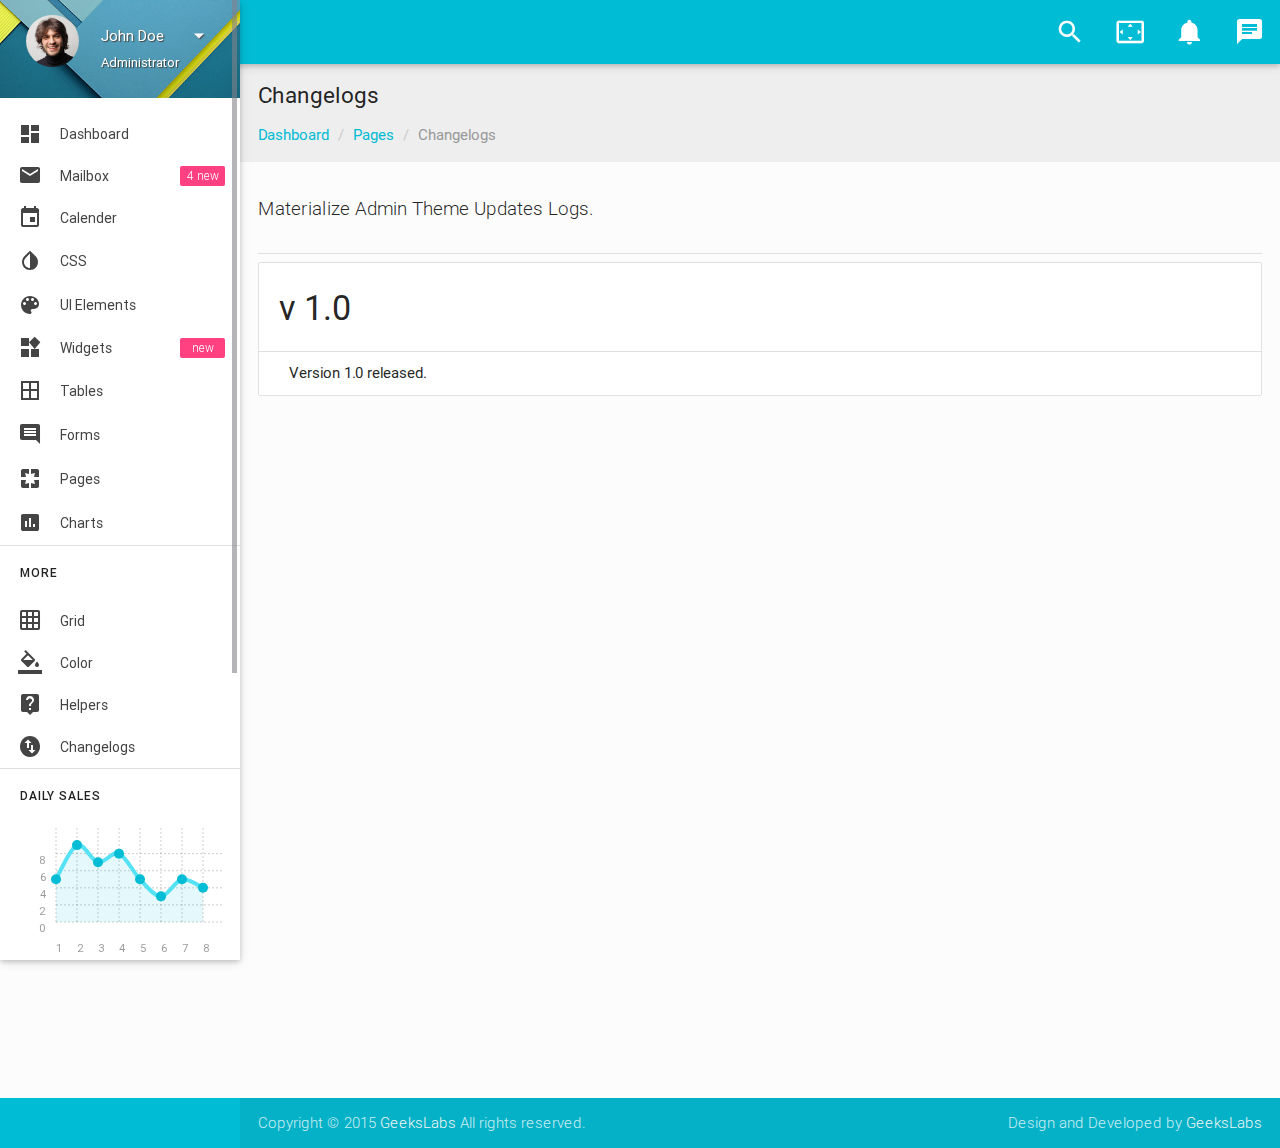
<file: changelogs.html>
<!DOCTYPE html>
<html lang="en">

<!--================================================================================
	Item Name: Materialize - Material Design Admin Template
	Version: 1.0
	Author: GeeksLabs
	Author URL: http://www.themeforest.net/user/geekslabs
================================================================================ -->

<head>
  <meta http-equiv="Content-Type" content="text/html; charset=UTF-8">
  <meta name="viewport" content="width=device-width, initial-scale=1, maximum-scale=1.0, user-scalable=no">
  <meta http-equiv="X-UA-Compatible" content="IE=edge">
  <meta name="msapplication-tap-highlight" content="no">
  <meta name="description" content="Materialize is a Material Design Admin Template,It's modern, responsive and based on Material Design by Google. ">
  <meta name="keywords" content="materialize, admin template, dashboard template, flat admin template, responsive admin template,">
  <title>Changelogs | Materialize - Material Design Admin Template</title>

  <!-- Favicons-->
  <link rel="icon" href="images/favicon/favicon-32x32.png" sizes="32x32">
  <!-- Favicons-->
  <link rel="apple-touch-icon-precomposed" href="images/favicon/apple-touch-icon-152x152.png">
  <!-- For iPhone -->
  <meta name="msapplication-TileColor" content="#00bcd4">
  <meta name="msapplication-TileImage" content="images/favicon/mstile-144x144.png">
  <!-- For Windows Phone -->


  <!-- CORE CSS-->
  
  <link href="css/materialize.css" type="text/css" rel="stylesheet" media="screen,projection">
  <link href="css/style.css" type="text/css" rel="stylesheet" media="screen,projection">


  <!-- INCLUDED PLUGIN CSS ON THIS PAGE -->
  <link href="css/prism.css" type="text/css" rel="stylesheet" media="screen,projection">
  <link href="js/plugins/perfect-scrollbar/perfect-scrollbar.css" type="text/css" rel="stylesheet" media="screen,projection">
  <link href="js/plugins/chartist-js/chartist.min.css" type="text/css" rel="stylesheet" media="screen,projection">
</head>

<body>
  <!-- Start Page Loading -->
  <div id="loader-wrapper">
      <div id="loader"></div>        
      <div class="loader-section section-left"></div>
      <div class="loader-section section-right"></div>
  </div>
  <!-- End Page Loading -->

  <!-- //////////////////////////////////////////////////////////////////////////// -->

  <!-- START HEADER -->
  <header id="header" class="page-topbar">
        <!-- start header nav-->
        <div class="navbar-fixed">
            <nav class="cyan">
                <div class="nav-wrapper">
                    <h1 class="logo-wrapper"><a href="index.html" class="brand-logo darken-1"><img src="images/materialize-logo.png" alt="materialize logo"></a> <span class="logo-text">Materialize</span></h1>
                    <ul class="right hide-on-med-and-down">
                        <li class="search-out">
                            <input type="text" class="search-out-text">
                        </li>
                        <li>    
                            <a href="javascript:void(0);" class="waves-effect waves-block waves-light show-search"><i class="mdi-action-search"></i></a>                              
                        </li>
                        <li><a href="javascript:void(0);" class="waves-effect waves-block waves-light toggle-fullscreen"><i class="mdi-action-settings-overscan"></i></a>
                        </li>
                        <li><a href="javascript:void(0);" class="waves-effect waves-block waves-light"><i class="mdi-social-notifications"></i></a>
                        </li>
                        <!-- Dropdown Trigger -->                        
                        <li><a href="#" data-activates="chat-out" class="waves-effect waves-block waves-light chat-collapse"><i class="mdi-communication-chat"></i></a>
                        </li>
                    </ul>
                </div>
            </nav>
        </div>
        <!-- end header nav-->
  </header>
  <!-- END HEADER -->

  <!-- //////////////////////////////////////////////////////////////////////////// -->

  <!-- START MAIN -->
  <div id="main">
    <!-- START WRAPPER -->
    <div class="wrapper">

      <!-- START LEFT SIDEBAR NAV-->
      <aside id="left-sidebar-nav">
        <ul id="slide-out" class="side-nav fixed leftside-navigation">
            <li class="user-details cyan darken-2">
                <div class="row">
                    <div class="col col s4 m4 l4">
                        <img src="images/avatar.jpg" alt="" class="circle responsive-img valign profile-image">
                    </div>
                    <div class="col col s8 m8 l8">
                        <ul id="profile-dropdown" class="dropdown-content">
                            <li><a href="#"><i class="mdi-action-face-unlock"></i> Profile</a>
                            </li>
                            <li><a href="#"><i class="mdi-action-settings"></i> Settings</a>
                            </li>
                            <li><a href="#"><i class="mdi-communication-live-help"></i> Help</a>
                            </li>
                            <li class="divider"></li>
                            <li><a href="#"><i class="mdi-action-lock-outline"></i> Lock</a>
                            </li>
                            <li><a href="#"><i class="mdi-hardware-keyboard-tab"></i> Logout</a>
                            </li>
                        </ul>
                        <a class="btn-flat dropdown-button waves-effect waves-light white-text profile-btn" href="#" data-activates="profile-dropdown">John Doe<i class="mdi-navigation-arrow-drop-down right"></i></a>
                        <p class="user-roal">Administrator</p>
                    </div>
                </div>
            </li>
            <li class="bold"><a href="index.html" class="waves-effect waves-cyan"><i class="mdi-action-dashboard"></i> Dashboard</a>
            </li>
            <li class="bold"><a href="app-email.html" class="waves-effect waves-cyan"><i class="mdi-communication-email"></i> Mailbox <span class="new badge">4</span></a>
            </li>
            <li class="bold"><a href="app-calendar.html" class="waves-effect waves-cyan"><i class="mdi-editor-insert-invitation"></i> Calender</a>
            </li>
            <li class="no-padding">
                <ul class="collapsible collapsible-accordion">
                    <li class="bold"><a class="collapsible-header waves-effect waves-cyan"><i class="mdi-action-invert-colors"></i> CSS</a>
                        <div class="collapsible-body">
                            <ul>
                                <li><a href="css-typography.html">Typography</a>
                                </li>                                        
                                <li><a href="css-icons.html">Icons</a>
                                </li>
                                <li><a href="css-shadow.html">Shadow</a>
                                </li>
                                <li><a href="css-media.html">Media</a>
                                </li>
                                <li><a href="css-sass.html">Sass</a>
                                </li>
                            </ul>
                        </div>
                    </li>
                    <li class="bold"><a class="collapsible-header  waves-effect waves-cyan"><i class="mdi-image-palette"></i> UI Elements</a>
                        <div class="collapsible-body">
                            <ul>
                                <li><a href="ui-buttons.html">Buttons</a>
                                </li>
                                <li><a href="ui-badges.html">Badges</a>
                                </li>
                                <li><a href="ui-cards.html">Cards</a>
                                </li>
                                <li><a href="ui-collections.html">Collections</a>
                                </li>
                                <li><a href="ui-accordions.html">Accordian</a>
                                </li>                                        
                                <li><a href="ui-navbar.html">Navbar</a>
                                </li>
                                <li><a href="ui-pagination.html">Pagination</a>
                                </li>
                                <li><a href="ui-preloader.html">Preloader</a>
                                </li>
                                <li><a href="ui-modals.html">Modals</a>
                                </li>
                                <li><a href="ui-media.html">Media</a>
                                </li>
                                <li><a href="ui-toasts.html">Toasts</a>
                                </li>
                                <li><a href="ui-tooltip.html">Tooltip</a>
                                </li>
                            </ul>
                        </div>
                    </li>
                    <li class="bold"><a href="app-widget.html" class="waves-effect waves-cyan"><i class="mdi-device-now-widgets"></i> Widgets <span class="new badge"></span></a>
                    </li>
                    <li class="bold"><a class="collapsible-header  waves-effect waves-cyan"><i class="mdi-editor-border-all"></i> Tables</a>
                        <div class="collapsible-body">
                            <ul>
                                <li><a href="table-basic.html">Basic Tables</a>
                                </li>
                                <li><a href="table-data.html">Data Tables</a>
                                </li>
                            </ul>
                        </div>
                    </li>
                    <li class="bold"><a class="collapsible-header  waves-effect waves-cyan"><i class="mdi-editor-insert-comment"></i> Forms</a>
                        <div class="collapsible-body">
                            <ul>
                                <li><a href="form-elements.html">Form Elements</a>
                                </li>
                                <li><a href="form-layouts.html">Form Layouts</a>
                                </li>
                            </ul>
                        </div>
                    </li>
                    <li class="bold"><a class="collapsible-header  waves-effect waves-cyan"><i class="mdi-social-pages"></i> Pages</a>
                        <div class="collapsible-body">
                            <ul>                                        
                                <li><a href="page-login.html">Login</a>
                                </li>
                                <li><a href="page-register.html">Register</a>
                                </li>
                                <li><a href="page-lock-screen.html">Lock Screen</a>
                                </li>
                                <li><a href="page-invoice.html">Invoice</a>
                                </li>
                                <li><a href="page-404.html">404</a>
                                </li>
                                <li><a href="page-500.html">500</a>
                                </li>
                                <li><a href="page-blank.html">Blank</a>
                                </li>
                            </ul>
                        </div>
                    </li>
                    <li class="bold"><a class="collapsible-header waves-effect waves-cyan"><i class="mdi-editor-insert-chart"></i> Charts</a>
                        <div class="collapsible-body">
                            <ul>
                                <li><a href="charts-chartjs.html">Chart JS</a>
                                </li>
                                <li><a href="charts-chartist.html">Chartist</a>
                                </li>
                                <li><a href="charts-morris.html">Morris Charts</a>
                                </li>
                                <li><a href="charts-xcharts.html">xCharts</a>
                                </li>
                                <li><a href="charts-flotcharts.html">Flot Charts</a>
                                </li>
                                <li><a href="charts-sparklines.html">Sparkline Charts</a>
                                </li>
                            </ul>
                        </div>
                    </li>
                </ul>
            </li>
            <li class="li-hover"><div class="divider"></div></li>
            <li class="li-hover"><p class="ultra-small margin more-text">MORE</p></li>
            <li><a href="css-grid.html"><i class="mdi-image-grid-on"></i> Grid</a>
            </li>
            <li><a href="css-color.html"><i class="mdi-editor-format-color-fill"></i> Color</a>
            </li>
            <li><a href="css-helpers.html"><i class="mdi-communication-live-help"></i> Helpers</a>
            </li>
            <li><a href="changelogs.html"><i class="mdi-action-swap-vert-circle"></i> Changelogs</a>
            </li>
            <li class="li-hover"><div class="divider"></div></li>
            <li class="li-hover"><p class="ultra-small margin more-text">Daily Sales</p></li>
            <li class="li-hover">
                <div class="row">
                    <div class="col s12 m12 l12">
                        <div class="sample-chart-wrapper">                            
                            <div class="ct-chart ct-golden-section" id="ct2-chart"></div>
                        </div>
                    </div>
                </div>
            </li>
        </ul>
        <a href="#" data-activates="slide-out" class="sidebar-collapse btn-floating btn-medium waves-effect waves-light hide-on-large-only darken-2"><i class="mdi-navigation-menu" ></i></a>
      </aside>
      <!-- END LEFT SIDEBAR NAV-->

      <!-- //////////////////////////////////////////////////////////////////////////// -->

      <!-- START CONTENT -->
      <section id="content">
        
        <!--breadcrumbs start-->
        <div id="breadcrumbs-wrapper" class=" grey lighten-3">
          <div class="container">
            <div class="row">
              <div class="col s12 m12 l12">
                <h5 class="breadcrumbs-title">Changelogs</h5>
                <ol class="breadcrumb">
                    <li><a href="index.html">Dashboard</a></li>
                    <li><a href="#">Pages</a></li>
                    <li class="active">Changelogs</li>
                </ol>
              </div>
            </div>
          </div>
        </div>
        <!--breadcrumbs end-->
        

        <!--start container-->
        <div class="container">
          <div class="section">

            <p class="caption">Materialize Admin Theme Updates Logs.</p>
            <div class="divider"></div>
              <ul class="collection with-header">
                <li class="collection-header"><h4>v 1.0</h4></li>
                <li class="collection-item">Version 1.0 released.</li>
              </ul>
            <br><br><br><br><br><br><br><br><br><br><br><br><br><br><br><br><br><br><br><br><br><br><br><br><br><br><br><br><br>
          </div>
        </div>
        <!--end container-->
      </section>
      <!-- END CONTENT -->

      <!-- //////////////////////////////////////////////////////////////////////////// -->
      <!-- START RIGHT SIDEBAR NAV-->
      <aside id="right-sidebar-nav">
        <ul id="chat-out" class="side-nav rightside-navigation">
            <li class="li-hover">
            <a href="#" data-activates="chat-out" class="chat-close-collapse right"><i class="mdi-navigation-close"></i></a>
            <div id="right-search" class="row">
                <form class="col s12">
                    <div class="input-field">
                        <i class="mdi-action-search prefix"></i>
                        <input id="icon_prefix" type="text" class="validate">
                        <label for="icon_prefix">Search</label>
                    </div>
                </form>
            </div>
            </li>
            <li class="li-hover">
                <ul class="chat-collapsible" data-collapsible="expandable">
                <li>
                    <div class="collapsible-header teal white-text active"><i class="mdi-social-whatshot"></i>Recent Activity</div>
                    <div class="collapsible-body recent-activity">
                        <div class="recent-activity-list chat-out-list row">
                            <div class="col s3 recent-activity-list-icon"><i class="mdi-action-add-shopping-cart"></i>
                            </div>
                            <div class="col s9 recent-activity-list-text">
                                <a href="#">just now</a>
                                <p>Jim Doe Purchased new equipments for zonal office.</p>
                            </div>
                        </div>
                        <div class="recent-activity-list chat-out-list row">
                            <div class="col s3 recent-activity-list-icon"><i class="mdi-device-airplanemode-on"></i>
                            </div>
                            <div class="col s9 recent-activity-list-text">
                                <a href="#">Yesterday</a>
                                <p>Your Next flight for USA will be on 15th August 2015.</p>
                            </div>
                        </div>
                        <div class="recent-activity-list chat-out-list row">
                            <div class="col s3 recent-activity-list-icon"><i class="mdi-action-settings-voice"></i>
                            </div>
                            <div class="col s9 recent-activity-list-text">
                                <a href="#">5 Days Ago</a>
                                <p>Natalya Parker Send you a voice mail for next conference.</p>
                            </div>
                        </div>
                        <div class="recent-activity-list chat-out-list row">
                            <div class="col s3 recent-activity-list-icon"><i class="mdi-action-store"></i>
                            </div>
                            <div class="col s9 recent-activity-list-text">
                                <a href="#">Last Week</a>
                                <p>Jessy Jay open a new store at S.G Road.</p>
                            </div>
                        </div>
                        <div class="recent-activity-list chat-out-list row">
                            <div class="col s3 recent-activity-list-icon"><i class="mdi-action-settings-voice"></i>
                            </div>
                            <div class="col s9 recent-activity-list-text">
                                <a href="#">5 Days Ago</a>
                                <p>Natalya Parker Send you a voice mail for next conference.</p>
                            </div>
                        </div>
                    </div>
                </li>
                <li>
                    <div class="collapsible-header light-blue white-text active"><i class="mdi-editor-attach-money"></i>Sales Repoart</div>
                    <div class="collapsible-body sales-repoart">
                        <div class="sales-repoart-list  chat-out-list row">
                            <div class="col s8">Target Salse</div>
                            <div class="col s4"><span id="sales-line-1"></span>
                            </div>
                        </div>
                        <div class="sales-repoart-list chat-out-list row">
                            <div class="col s8">Payment Due</div>
                            <div class="col s4"><span id="sales-bar-1"></span>
                            </div>
                        </div>
                        <div class="sales-repoart-list chat-out-list row">
                            <div class="col s8">Total Delivery</div>
                            <div class="col s4"><span id="sales-line-2"></span>
                            </div>
                        </div>
                        <div class="sales-repoart-list chat-out-list row">
                            <div class="col s8">Total Progress</div>
                            <div class="col s4"><span id="sales-bar-2"></span>
                            </div>
                        </div>
                    </div>
                </li>
                <li>
                    <div class="collapsible-header red white-text"><i class="mdi-action-stars"></i>Favorite Associates</div>
                    <div class="collapsible-body favorite-associates">
                        <div class="favorite-associate-list chat-out-list row">
                            <div class="col s4"><img src="images/avatar.jpg" alt="" class="circle responsive-img online-user valign profile-image">
                            </div>
                            <div class="col s8">
                                <p>Eileen Sideways</p>
                                <p class="place">Los Angeles, CA</p>
                            </div>
                        </div>
                        <div class="favorite-associate-list chat-out-list row">
                            <div class="col s4"><img src="images/avatar.jpg" alt="" class="circle responsive-img online-user valign profile-image">
                            </div>
                            <div class="col s8">
                                <p>Zaham Sindil</p>
                                <p class="place">San Francisco, CA</p>
                            </div>
                        </div>
                        <div class="favorite-associate-list chat-out-list row">
                            <div class="col s4"><img src="images/avatar.jpg" alt="" class="circle responsive-img offline-user valign profile-image">
                            </div>
                            <div class="col s8">
                                <p>Renov Leongal</p>
                                <p class="place">Cebu City, Philippines</p>
                            </div>
                        </div>
                        <div class="favorite-associate-list chat-out-list row">
                            <div class="col s4"><img src="images/avatar.jpg" alt="" class="circle responsive-img online-user valign profile-image">
                            </div>
                            <div class="col s8">
                                <p>Weno Carasbong</p>
                                <p>Tokyo, Japan</p>
                            </div>
                        </div>
                        <div class="favorite-associate-list chat-out-list row">
                            <div class="col s4"><img src="images/avatar.jpg" alt="" class="circle responsive-img offline-user valign profile-image">
                            </div>
                            <div class="col s8">
                                <p>Nusja Nawancali</p>
                                <p class="place">Bangkok, Thailand</p>
                            </div>
                        </div>
                    </div>
                </li>
                </ul>
            </li>
        </ul>
      </aside>
      <!-- LEFT RIGHT SIDEBAR NAV-->

    </div>
    <!-- END WRAPPER -->

  </div>
  <!-- END MAIN -->



  <!-- //////////////////////////////////////////////////////////////////////////// -->

  <!-- START FOOTER -->
  <footer class="page-footer">
    <div class="footer-copyright">
      <div class="container">
        <span>Copyright © 2015 <a class="grey-text text-lighten-4" href="http://themeforest.net/user/geekslabs/portfolio?ref=geekslabs" target="_blank">GeeksLabs</a> All rights reserved.</span>
        <span class="right"> Design and Developed by <a class="grey-text text-lighten-4" href="http://geekslabs.com/">GeeksLabs</a></span>
        </div>
    </div>
  </footer>
  <!-- END FOOTER -->



    <!-- ================================================
    Scripts
    ================================================ -->
    
    <!-- jQuery Library -->
    <script type="text/javascript" src="js/jquery-1.11.2.min.js"></script>    
    <!--materialize js-->
    <script type="text/javascript" src="js/materialize.js"></script>
    <!--prism-->
    <script type="text/javascript" src="js/prism.js"></script>
    <!--scrollbar-->
    <script type="text/javascript" src="js/plugins/perfect-scrollbar/perfect-scrollbar.min.js"></script>
    <!-- chartist -->
    <script type="text/javascript" src="js/plugins/chartist-js/chartist.min.js"></script>   
    
    <!--plugins.js - Some Specific JS codes for Plugin Settings-->
    <script type="text/javascript" src="js/plugins.js"></script>
    
</body>

</html>
</file>
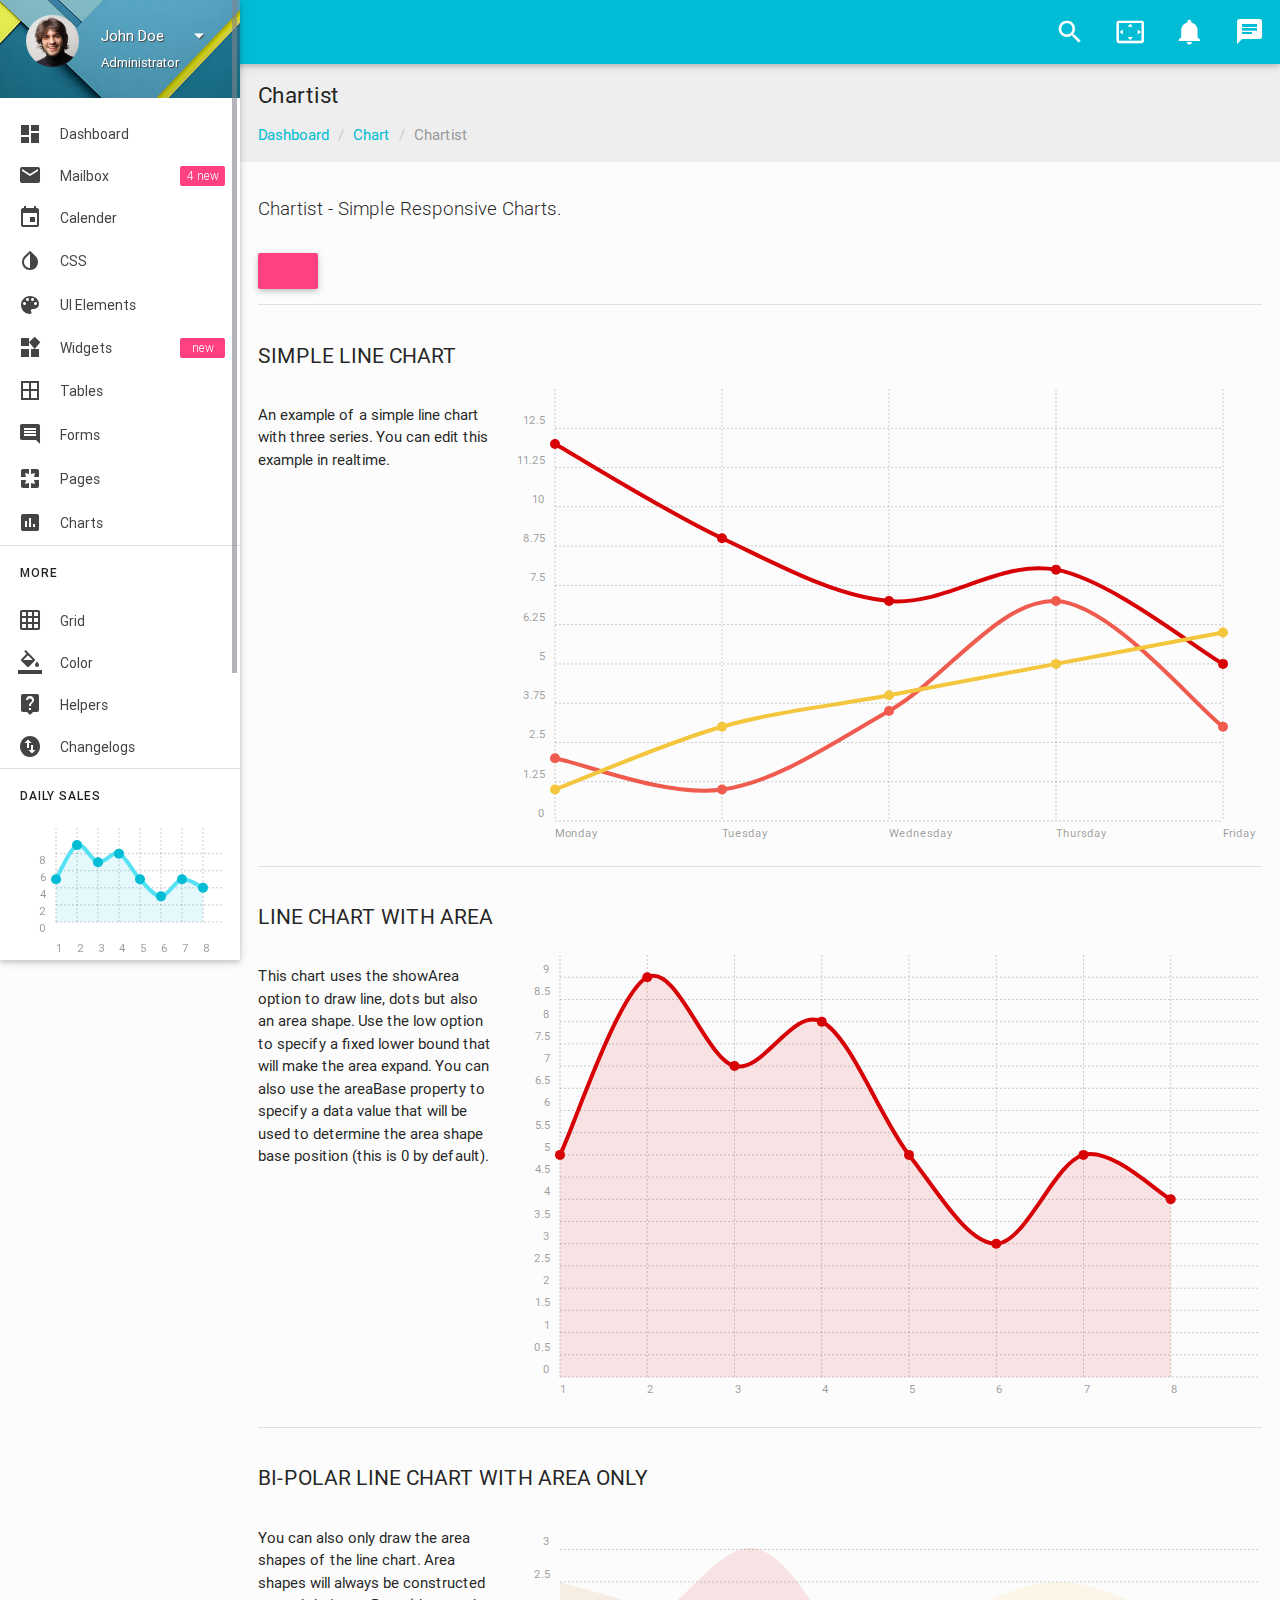
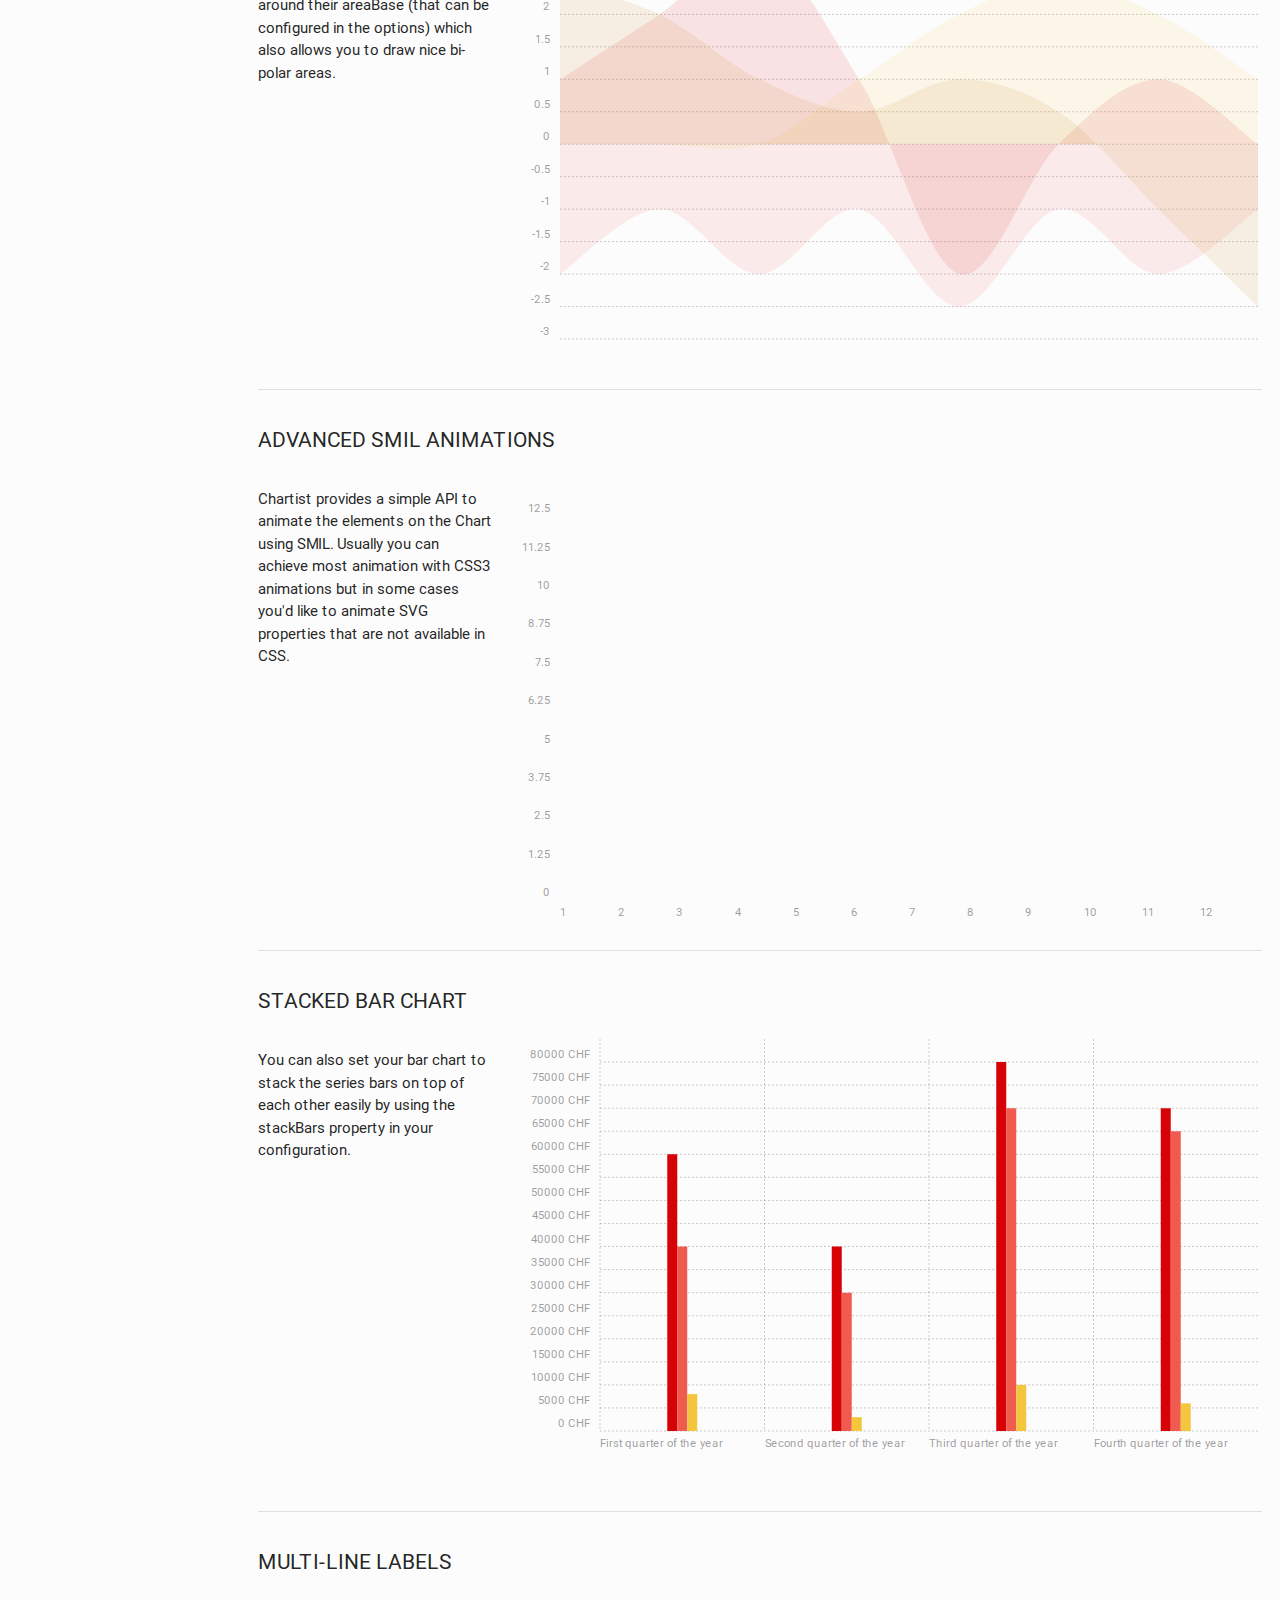
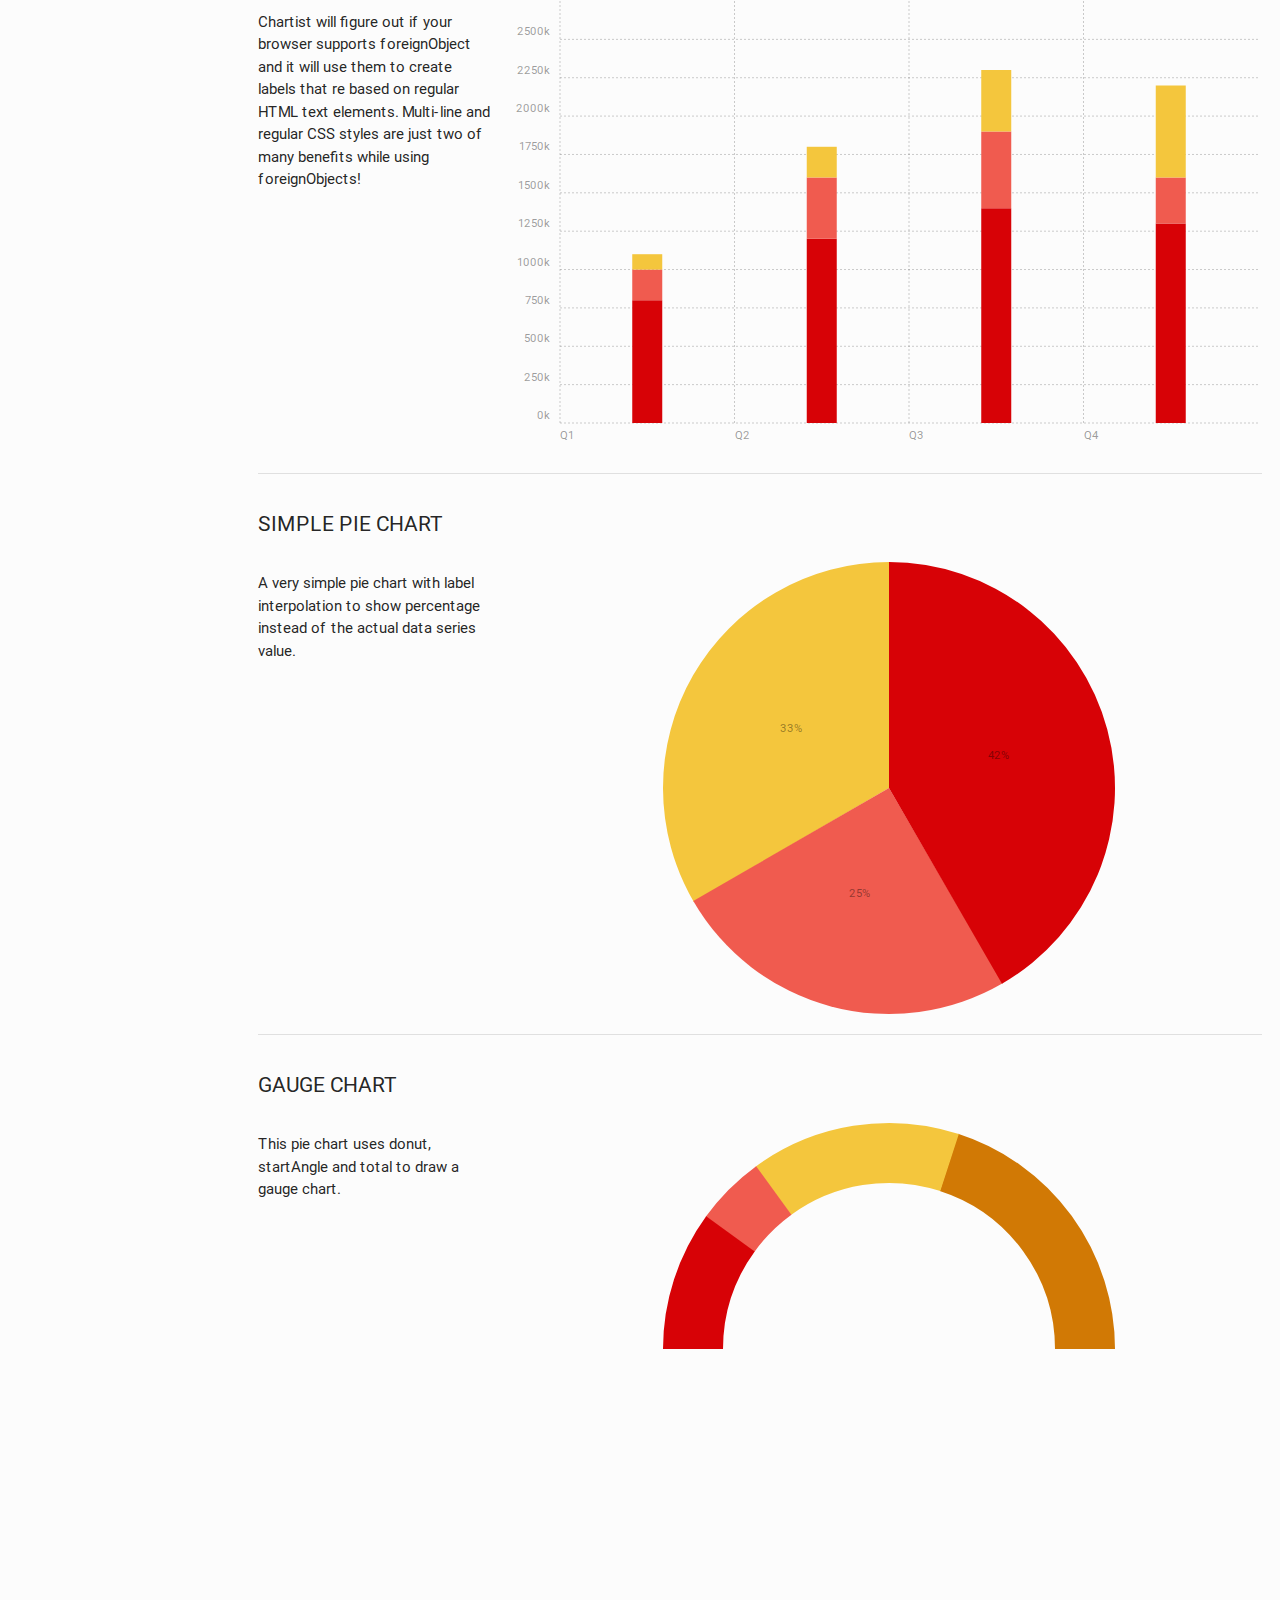
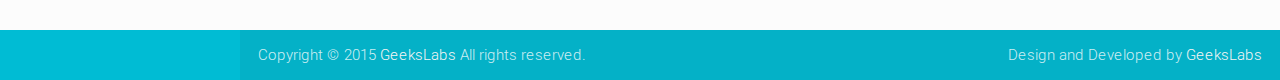
<file: charts-chartist.html>
<!DOCTYPE html>
<html lang="en">

<!--================================================================================
	Item Name: Materialize - Material Design Admin Template
	Version: 1.0
	Author: GeeksLabs
	Author URL: http://www.themeforest.net/user/geekslabs
================================================================================ -->

<head>
  <meta http-equiv="Content-Type" content="text/html; charset=UTF-8">
  <meta name="viewport" content="width=device-width, initial-scale=1, maximum-scale=1.0, user-scalable=no">
  <meta http-equiv="X-UA-Compatible" content="IE=edge">
  <meta name="msapplication-tap-highlight" content="no">
  <meta name="description" content="Materialize is a Material Design Admin Template,It's modern, responsive and based on Material Design by Google. ">
  <meta name="keywords" content="materialize, admin template, dashboard template, flat admin template, responsive admin template,">
  <title>Chartist Chart | Materialize - Material Design Admin Template</title>

  <!-- Favicons-->
  <link rel="icon" href="images/favicon/favicon-32x32.png" sizes="32x32">
  <!-- Favicons-->
  <link rel="apple-touch-icon-precomposed" href="images/favicon/apple-touch-icon-152x152.png">
  <!-- For iPhone -->
  <meta name="msapplication-TileColor" content="#00bcd4">
  <meta name="msapplication-TileImage" content="images/favicon/mstile-144x144.png">
  <!-- For Windows Phone -->


  <!-- CORE CSS-->
  
  <link href="css/materialize.css" type="text/css" rel="stylesheet" media="screen,projection">
  <link href="css/style.css" type="text/css" rel="stylesheet" media="screen,projection">


  <!-- INCLUDED PLUGIN CSS ON THIS PAGE -->
  <link href="css/prism.css" type="text/css" rel="stylesheet" media="screen,projection">
  <link href="js/plugins/perfect-scrollbar/perfect-scrollbar.css" type="text/css" rel="stylesheet" media="screen,projection">
  
  <link href="js/plugins/chartist-js/chartist.min.css" type="text/css" rel="stylesheet" media="screen,projection">
</head>

<body>
  <!-- Start Page Loading -->
    <div id="loader-wrapper">
        <div id="loader"></div>        
        <div class="loader-section section-left"></div>
        <div class="loader-section section-right"></div>
    </div>
    <!-- End Page Loading -->

  <!-- //////////////////////////////////////////////////////////////////////////// -->

  <!-- START HEADER -->
  <header id="header" class="page-topbar">
        <!-- start header nav-->
        <div class="navbar-fixed">
            <nav class="cyan">
                <div class="nav-wrapper">
                    <h1 class="logo-wrapper"><a href="index.html" class="brand-logo darken-1"><img src="images/materialize-logo.png" alt="materialize logo"></a> <span class="logo-text">Materialize</span></h1>
                    <ul class="right hide-on-med-and-down">
                        <li class="search-out">
                            <input type="text" class="search-out-text">
                        </li>
                        <li>    
                            <a href="javascript:void(0);" class="waves-effect waves-block waves-light show-search"><i class="mdi-action-search"></i></a>                              
                        </li>
                        <li><a href="javascript:void(0);" class="waves-effect waves-block waves-light toggle-fullscreen"><i class="mdi-action-settings-overscan"></i></a>
                        </li>
                        <li><a href="javascript:void(0);" class="waves-effect waves-block waves-light"><i class="mdi-social-notifications"></i></a>
                        </li>
                        <!-- Dropdown Trigger -->                        
                        <li><a href="#" data-activates="chat-out" class="waves-effect waves-block waves-light chat-collapse"><i class="mdi-communication-chat"></i></a>
                        </li>
                    </ul>
                </div>
            </nav>
        </div>
        <!-- end header nav-->
  </header>
  <!-- END HEADER -->

  <!-- //////////////////////////////////////////////////////////////////////////// -->

  <!-- START MAIN -->
  <div id="main">
    <!-- START WRAPPER -->
    <div class="wrapper">

      <!-- START LEFT SIDEBAR NAV-->
      <aside id="left-sidebar-nav">
        <ul id="slide-out" class="side-nav fixed leftside-navigation">
            <li class="user-details cyan darken-2">
                <div class="row">
                    <div class="col col s4 m4 l4">
                        <img src="images/avatar.jpg" alt="" class="circle responsive-img valign profile-image">
                    </div>
                    <div class="col col s8 m8 l8">
                        <ul id="profile-dropdown" class="dropdown-content">
                            <li><a href="#"><i class="mdi-action-face-unlock"></i> Profile</a>
                            </li>
                            <li><a href="#"><i class="mdi-action-settings"></i> Settings</a>
                            </li>
                            <li><a href="#"><i class="mdi-communication-live-help"></i> Help</a>
                            </li>
                            <li class="divider"></li>
                            <li><a href="#"><i class="mdi-action-lock-outline"></i> Lock</a>
                            </li>
                            <li><a href="#"><i class="mdi-hardware-keyboard-tab"></i> Logout</a>
                            </li>
                        </ul>
                        <a class="btn-flat dropdown-button waves-effect waves-light white-text profile-btn" href="#" data-activates="profile-dropdown">John Doe<i class="mdi-navigation-arrow-drop-down right"></i></a>
                        <p class="user-roal">Administrator</p>
                    </div>
                </div>
            </li>
            <li class="bold"><a href="index.html" class="waves-effect waves-cyan"><i class="mdi-action-dashboard"></i> Dashboard</a>
            </li>
            <li class="bold"><a href="app-email.html" class="waves-effect waves-cyan"><i class="mdi-communication-email"></i> Mailbox <span class="new badge">4</span></a>
            </li>
            <li class="bold"><a href="app-calendar.html" class="waves-effect waves-cyan"><i class="mdi-editor-insert-invitation"></i> Calender</a>
            </li>
            <li class="no-padding">
                <ul class="collapsible collapsible-accordion">
                    <li class="bold"><a class="collapsible-header waves-effect waves-cyan"><i class="mdi-action-invert-colors"></i> CSS</a>
                        <div class="collapsible-body">
                            <ul>
                                <li><a href="css-typography.html">Typography</a>
                                </li>                                        
                                <li><a href="css-icons.html">Icons</a>
                                </li>
                                <li><a href="css-shadow.html">Shadow</a>
                                </li>
                                <li><a href="css-media.html">Media</a>
                                </li>
                                <li><a href="css-sass.html">Sass</a>
                                </li>
                            </ul>
                        </div>
                    </li>
                    <li class="bold"><a class="collapsible-header  waves-effect waves-cyan"><i class="mdi-image-palette"></i> UI Elements</a>
                        <div class="collapsible-body">
                            <ul>
                                <li><a href="ui-buttons.html">Buttons</a>
                                </li>
                                <li><a href="ui-badges.html">Badges</a>
                                </li>
                                <li><a href="ui-cards.html">Cards</a>
                                </li>
                                <li><a href="ui-collections.html">Collections</a>
                                </li>
                                <li><a href="ui-accordions.html">Accordian</a>
                                </li>                                        
                                <li><a href="ui-navbar.html">Navbar</a>
                                </li>
                                <li><a href="ui-pagination.html">Pagination</a>
                                </li>
                                <li><a href="ui-preloader.html">Preloader</a>
                                </li>
                                <li><a href="ui-modals.html">Modals</a>
                                </li>
                                <li><a href="ui-media.html">Media</a>
                                </li>
                                <li><a href="ui-toasts.html">Toasts</a>
                                </li>
                                <li><a href="ui-tooltip.html">Tooltip</a>
                                </li>
                            </ul>
                        </div>
                    </li>
                    <li class="bold"><a href="app-widget.html" class="waves-effect waves-cyan"><i class="mdi-device-now-widgets"></i> Widgets <span class="new badge"></span></a>
                    </li>
                    <li class="bold"><a class="collapsible-header  waves-effect waves-cyan"><i class="mdi-editor-border-all"></i> Tables</a>
                        <div class="collapsible-body">
                            <ul>
                                <li><a href="table-basic.html">Basic Tables</a>
                                </li>
                                <li><a href="table-data.html">Data Tables</a>
                                </li>
                            </ul>
                        </div>
                    </li>
                    <li class="bold"><a class="collapsible-header  waves-effect waves-cyan"><i class="mdi-editor-insert-comment"></i> Forms</a>
                        <div class="collapsible-body">
                            <ul>
                                <li><a href="form-elements.html">Form Elements</a>
                                </li>
                                <li><a href="form-layouts.html">Form Layouts</a>
                                </li>
                            </ul>
                        </div>
                    </li>
                    <li class="bold"><a class="collapsible-header  waves-effect waves-cyan"><i class="mdi-social-pages"></i> Pages</a>
                        <div class="collapsible-body">
                            <ul>                                        
                                <li><a href="page-login.html">Login</a>
                                </li>
                                <li><a href="page-register.html">Register</a>
                                </li>
                                <li><a href="page-lock-screen.html">Lock Screen</a>
                                </li>
                                <li><a href="page-invoice.html">Invoice</a>
                                </li>
                                <li><a href="page-404.html">404</a>
                                </li>
                                <li><a href="page-500.html">500</a>
                                </li>
                                <li><a href="page-blank.html">Blank</a>
                                </li>
                            </ul>
                        </div>
                    </li>
                    <li class="bold"><a class="collapsible-header waves-effect waves-cyan"><i class="mdi-editor-insert-chart"></i> Charts</a>
                        <div class="collapsible-body">
                            <ul>
                                <li><a href="charts-chartjs.html">Chart JS</a>
                                </li>
                                <li><a href="charts-chartist.html">Chartist</a>
                                </li>
                                <li><a href="charts-morris.html">Morris Charts</a>
                                </li>
                                <li><a href="charts-xcharts.html">xCharts</a>
                                </li>
                                <li><a href="charts-flotcharts.html">Flot Charts</a>
                                </li>
                                <li><a href="charts-sparklines.html">Sparkline Charts</a>
                                </li>
                            </ul>
                        </div>
                    </li>
                </ul>
            </li>
            <li class="li-hover"><div class="divider"></div></li>
            <li class="li-hover"><p class="ultra-small margin more-text">MORE</p></li>
            <li><a href="css-grid.html"><i class="mdi-image-grid-on"></i> Grid</a>
            </li>
            <li><a href="css-color.html"><i class="mdi-editor-format-color-fill"></i> Color</a>
            </li>
            <li><a href="css-helpers.html"><i class="mdi-communication-live-help"></i> Helpers</a>
            </li>
            <li><a href="changelogs.html"><i class="mdi-action-swap-vert-circle"></i> Changelogs</a>
            </li>
            <li class="li-hover"><div class="divider"></div></li>
            <li class="li-hover"><p class="ultra-small margin more-text">Daily Sales</p></li>
            <li class="li-hover">
                <div class="row">
                    <div class="col s12 m12 l12">
                        <div class="sample-chart-wrapper">                            
                            <div class="ct-chart ct-golden-section" id="ct2-chart"></div>
                        </div>
                    </div>
                </div>
            </li>
        </ul>
        <a href="#" data-activates="slide-out" class="sidebar-collapse btn-floating btn-medium waves-effect waves-light hide-on-large-only darken-2"><i class="mdi-navigation-menu" ></i></a>
      </aside>
      <!-- END LEFT SIDEBAR NAV-->

      <!-- //////////////////////////////////////////////////////////////////////////// -->

      <!-- START CONTENT -->
      <section id="content">

        <!--breadcrumbs start-->
        <div id="breadcrumbs-wrapper" class=" grey lighten-3">
          <div class="container">
            <div class="row">
              <div class="col s12 m12 l12">
                <h5 class="breadcrumbs-title">Chartist</h5>
                <ol class="breadcrumb">
                  <li><a href="index.html">Dashboard</a>
                  </li>
                  <li><a href="#">Chart</a>
                  </li>
                  <li class="active">Chartist</li>
                </ol>
              </div>
            </div>
          </div>
        </div>
        <!--breadcrumbs end-->


        <!--start container-->
        <div class="container">
          <div class="section">
            <p class="caption">Chartist - Simple Responsive Charts.</p>
            <p><a href="http://gionkunz.github.io/chartist-js/index.html" class="btn waves-effect pink accent-2 white-text" target="_blank"></a>
            </p>

            <div class="divider"></div>
            <!--LINE CHART WITH TOOLTIPS-->
            <div id="chartist-line-chart" class="section">
              <h4 class="header">SIMPLE LINE CHART</h4>
              <div class="row">
                <div class="col s12 m4 l3">
                  <p>An example of a simple line chart with three series. You can edit this example in realtime.</p>
                </div>
                <div class="col s12 m8 l9">
                  <div class="sample-chart-wrapper">
                    <div  class="ct-chart ct-golden-section" id="ct1-chart"></div>
                  </div>
                </div>
              </div>
            </div>

            <div class="divider"></div>
            <!--Bar Chart-->
            <div id="chartist-chart-1" class="section">
              <h4 class="header">LINE CHART WITH AREA</h4>
              <div class="row">
                <div class="col s12 m4 l3">
                  <p>This chart uses the showArea option to draw line, dots but also an area shape. Use the low option to specify a fixed lower bound that will make the area expand. You can also use the areaBase property to specify a data value that will be used to determine the area shape base position (this is 0 by default).</p>
                </div>
                <div class="col s12 m8 l9">
                  <div class="sample-chart-wrapper">
                    <div class="ct-chart ct-golden-section" id="ct2-chart-bar"></div>
                  </div>
                </div>
              </div>
            </div>

            <div class="divider"></div>
            <!--Radar Chart-->
            <div id="chartjs-chart" class="section">
              <h4 class="header">BI-POLAR LINE CHART WITH AREA ONLY</h4>
              <div class="row">
                <div class="col s12 m4 l3">
                  <p>You can also only draw the area shapes of the line chart. Area shapes will always be constructed around their areaBase (that can be configured in the options) which also allows you to draw nice bi-polar areas.</p>
                </div>
                <div class="col s12 m8 l9">
                  <div class="sample-chart-wrapper">
                    <div class="ct-chart ct-golden-section" id="ct3-chart"></div>
                  </div>
                </div>
              </div>
            </div>

            <div class="divider"></div>
            <!--Polar Area Chart-->
            <div id="chartist-chart-2" class="section">
              <h4 class="header">ADVANCED SMIL ANIMATIONS</h4>
              <div class="row">
                <div class="col s12 m4 l3">
                  <p>Chartist provides a simple API to animate the elements on the Chart using SMIL. Usually you can achieve most animation with CSS3 animations but in some cases you'd like to animate SVG properties that are not available in CSS.</p>
                </div>
                <div class="col s12 m8 l9">
                  <div class="sample-chart-wrapper">
                    <div class="ct-chart ct-golden-section" id="ct4-chart"></div>
                  </div>
                </div>
              </div>
            </div>
            
            <div class="divider"></div>
            <!--STACKED BAR CHART-->
            <div id="chartist-chart-3" class="section">
              <h4 class="header">STACKED BAR CHART</h4>
              <div class="row">
                <div class="col s12 m4 l3">
                  <p>You can also set your bar chart to stack the series bars on top of each other easily by using the stackBars property in your configuration.</p>
                </div>
                <div class="col s12 m8 l9">
                  <div class="sample-chart-wrapper">
                    <div class="ct-chart ct-golden-section" id="ct5-chart"></div>
                  </div>
                </div>
              </div>
            </div>


            <div class="divider"></div>
            <!--MULTI-LINE LABELS-->
            <div id="chartist-chart-4" class="section">
              <h4 class="header">MULTI-LINE LABELS</h4>
              <div class="row">
                <div class="col s12 m4 l3">
                  <p>Chartist will figure out if your browser supports foreignObject and it will use them to create labels that re based on regular HTML text elements. Multi-line and regular CSS styles are just two of many benefits while using foreignObjects!</p>
                </div>
                <div class="col s12 m8 l9">
                  <div class="sample-chart-wrapper">
                    <div class="ct-chart ct-golden-section" id="ct6-chart"></div>
                  </div>
                </div>
              </div>
            </div>
            
            <div class="divider"></div>
            <!--MULTI-LINE LABELS-->
            <div id="chartist-chart-5" class="section">
              <h4 class="header">SIMPLE PIE CHART</h4>
              <div class="row">
                <div class="col s12 m4 l3">
                  <p>A very simple pie chart with label interpolation to show percentage instead of the actual data series value.</p>
                </div>
                <div class="col s12 m8 l9">
                  <div class="sample-chart-wrapper">
                    <div class="ct-chart ct-golden-section" id="ct7-chart"></div>
                  </div>
                </div>
              </div>
            </div>
            
            <div class="divider"></div>
            <!--GAUGE CHART-->
            <div id="chartist-chart" class="section">
              <h4 class="header">GAUGE CHART</h4>
              <div class="row">
                <div class="col s12 m4 l3">
                  <p>This pie chart uses donut, startAngle and total to draw a gauge chart.</p>
                </div>
                <div class="col s12 m8 l9">
                  <div class="sample-chart-wrapper">
                    <div class="ct-chart ct-golden-section" id="ct8-chart"></div>
                  </div>
                </div>
              </div>
            </div>

          </div>
        </div>
        <!--end container-->

      </section>
      <!-- END CONTENT -->

      <!-- //////////////////////////////////////////////////////////////////////////// -->
      <!-- START RIGHT SIDEBAR NAV-->
      <aside id="right-sidebar-nav">
        <ul id="chat-out" class="side-nav rightside-navigation">
            <li class="li-hover">
            <a href="#" data-activates="chat-out" class="chat-close-collapse right"><i class="mdi-navigation-close"></i></a>
            <div id="right-search" class="row">
                <form class="col s12">
                    <div class="input-field">
                        <i class="mdi-action-search prefix"></i>
                        <input id="icon_prefix" type="text" class="validate">
                        <label for="icon_prefix">Search</label>
                    </div>
                </form>
            </div>
            </li>
            <li class="li-hover">
                <ul class="chat-collapsible" data-collapsible="expandable">
                <li>
                    <div class="collapsible-header teal white-text active"><i class="mdi-social-whatshot"></i>Recent Activity</div>
                    <div class="collapsible-body recent-activity">
                        <div class="recent-activity-list chat-out-list row">
                            <div class="col s3 recent-activity-list-icon"><i class="mdi-action-add-shopping-cart"></i>
                            </div>
                            <div class="col s9 recent-activity-list-text">
                                <a href="#">just now</a>
                                <p>Jim Doe Purchased new equipments for zonal office.</p>
                            </div>
                        </div>
                        <div class="recent-activity-list chat-out-list row">
                            <div class="col s3 recent-activity-list-icon"><i class="mdi-device-airplanemode-on"></i>
                            </div>
                            <div class="col s9 recent-activity-list-text">
                                <a href="#">Yesterday</a>
                                <p>Your Next flight for USA will be on 15th August 2015.</p>
                            </div>
                        </div>
                        <div class="recent-activity-list chat-out-list row">
                            <div class="col s3 recent-activity-list-icon"><i class="mdi-action-settings-voice"></i>
                            </div>
                            <div class="col s9 recent-activity-list-text">
                                <a href="#">5 Days Ago</a>
                                <p>Natalya Parker Send you a voice mail for next conference.</p>
                            </div>
                        </div>
                        <div class="recent-activity-list chat-out-list row">
                            <div class="col s3 recent-activity-list-icon"><i class="mdi-action-store"></i>
                            </div>
                            <div class="col s9 recent-activity-list-text">
                                <a href="#">Last Week</a>
                                <p>Jessy Jay open a new store at S.G Road.</p>
                            </div>
                        </div>
                        <div class="recent-activity-list chat-out-list row">
                            <div class="col s3 recent-activity-list-icon"><i class="mdi-action-settings-voice"></i>
                            </div>
                            <div class="col s9 recent-activity-list-text">
                                <a href="#">5 Days Ago</a>
                                <p>Natalya Parker Send you a voice mail for next conference.</p>
                            </div>
                        </div>
                    </div>
                </li>
                <li>
                    <div class="collapsible-header light-blue white-text active"><i class="mdi-editor-attach-money"></i>Sales Repoart</div>
                    <div class="collapsible-body sales-repoart">
                        <div class="sales-repoart-list  chat-out-list row">
                            <div class="col s8">Target Salse</div>
                            <div class="col s4"><span id="sales-line-1"></span>
                            </div>
                        </div>
                        <div class="sales-repoart-list chat-out-list row">
                            <div class="col s8">Payment Due</div>
                            <div class="col s4"><span id="sales-bar-1"></span>
                            </div>
                        </div>
                        <div class="sales-repoart-list chat-out-list row">
                            <div class="col s8">Total Delivery</div>
                            <div class="col s4"><span id="sales-line-2"></span>
                            </div>
                        </div>
                        <div class="sales-repoart-list chat-out-list row">
                            <div class="col s8">Total Progress</div>
                            <div class="col s4"><span id="sales-bar-2"></span>
                            </div>
                        </div>
                    </div>
                </li>
                <li>
                    <div class="collapsible-header red white-text"><i class="mdi-action-stars"></i>Favorite Associates</div>
                    <div class="collapsible-body favorite-associates">
                        <div class="favorite-associate-list chat-out-list row">
                            <div class="col s4"><img src="images/avatar.jpg" alt="" class="circle responsive-img online-user valign profile-image">
                            </div>
                            <div class="col s8">
                                <p>Eileen Sideways</p>
                                <p class="place">Los Angeles, CA</p>
                            </div>
                        </div>
                        <div class="favorite-associate-list chat-out-list row">
                            <div class="col s4"><img src="images/avatar.jpg" alt="" class="circle responsive-img online-user valign profile-image">
                            </div>
                            <div class="col s8">
                                <p>Zaham Sindil</p>
                                <p class="place">San Francisco, CA</p>
                            </div>
                        </div>
                        <div class="favorite-associate-list chat-out-list row">
                            <div class="col s4"><img src="images/avatar.jpg" alt="" class="circle responsive-img offline-user valign profile-image">
                            </div>
                            <div class="col s8">
                                <p>Renov Leongal</p>
                                <p class="place">Cebu City, Philippines</p>
                            </div>
                        </div>
                        <div class="favorite-associate-list chat-out-list row">
                            <div class="col s4"><img src="images/avatar.jpg" alt="" class="circle responsive-img online-user valign profile-image">
                            </div>
                            <div class="col s8">
                                <p>Weno Carasbong</p>
                                <p>Tokyo, Japan</p>
                            </div>
                        </div>
                        <div class="favorite-associate-list chat-out-list row">
                            <div class="col s4"><img src="images/avatar.jpg" alt="" class="circle responsive-img offline-user valign profile-image">
                            </div>
                            <div class="col s8">
                                <p>Nusja Nawancali</p>
                                <p class="place">Bangkok, Thailand</p>
                            </div>
                        </div>
                    </div>
                </li>
                </ul>
            </li>
        </ul>
      </aside>
      <!-- LEFT RIGHT SIDEBAR NAV-->

    </div>
    <!-- END WRAPPER -->

  </div>
  <!-- END MAIN -->



  <!-- //////////////////////////////////////////////////////////////////////////// -->

  <!-- START FOOTER -->
  <footer class="page-footer">
    <div class="footer-copyright">
      <div class="container">
        <span>Copyright © 2015 <a class="grey-text text-lighten-4" href="http://themeforest.net/user/geekslabs/portfolio?ref=geekslabs" target="_blank">GeeksLabs</a> All rights reserved.</span>
        <span class="right"> Design and Developed by <a class="grey-text text-lighten-4" href="http://geekslabs.com/">GeeksLabs</a></span>
        </div>
    </div>
  </footer>
  <!-- END FOOTER -->



    <!-- ================================================
    Scripts
    ================================================ -->
    
    <!-- jQuery Library -->
    <script type="text/javascript" src="js/jquery-1.11.2.min.js"></script>    
    <!--materialize js-->
    <script type="text/javascript" src="js/materialize.min.js"></script>
    <!--scrollbar-->
    <script type="text/javascript" src="js/plugins/perfect-scrollbar/perfect-scrollbar.min.js"></script>
    
    
    <!-- chartjs -->
    <script type="text/javascript" src="js/plugins/chartist-js/chartist.min.js"></script>
    <script type="text/javascript" src="js/plugins/chartist-js/chartist-script.js"></script>


    <!--plugins.js - Some Specific JS codes for Plugin Settings-->
    <script type="text/javascript" src="js/plugins.js"></script>
</body>

</html>
</file>
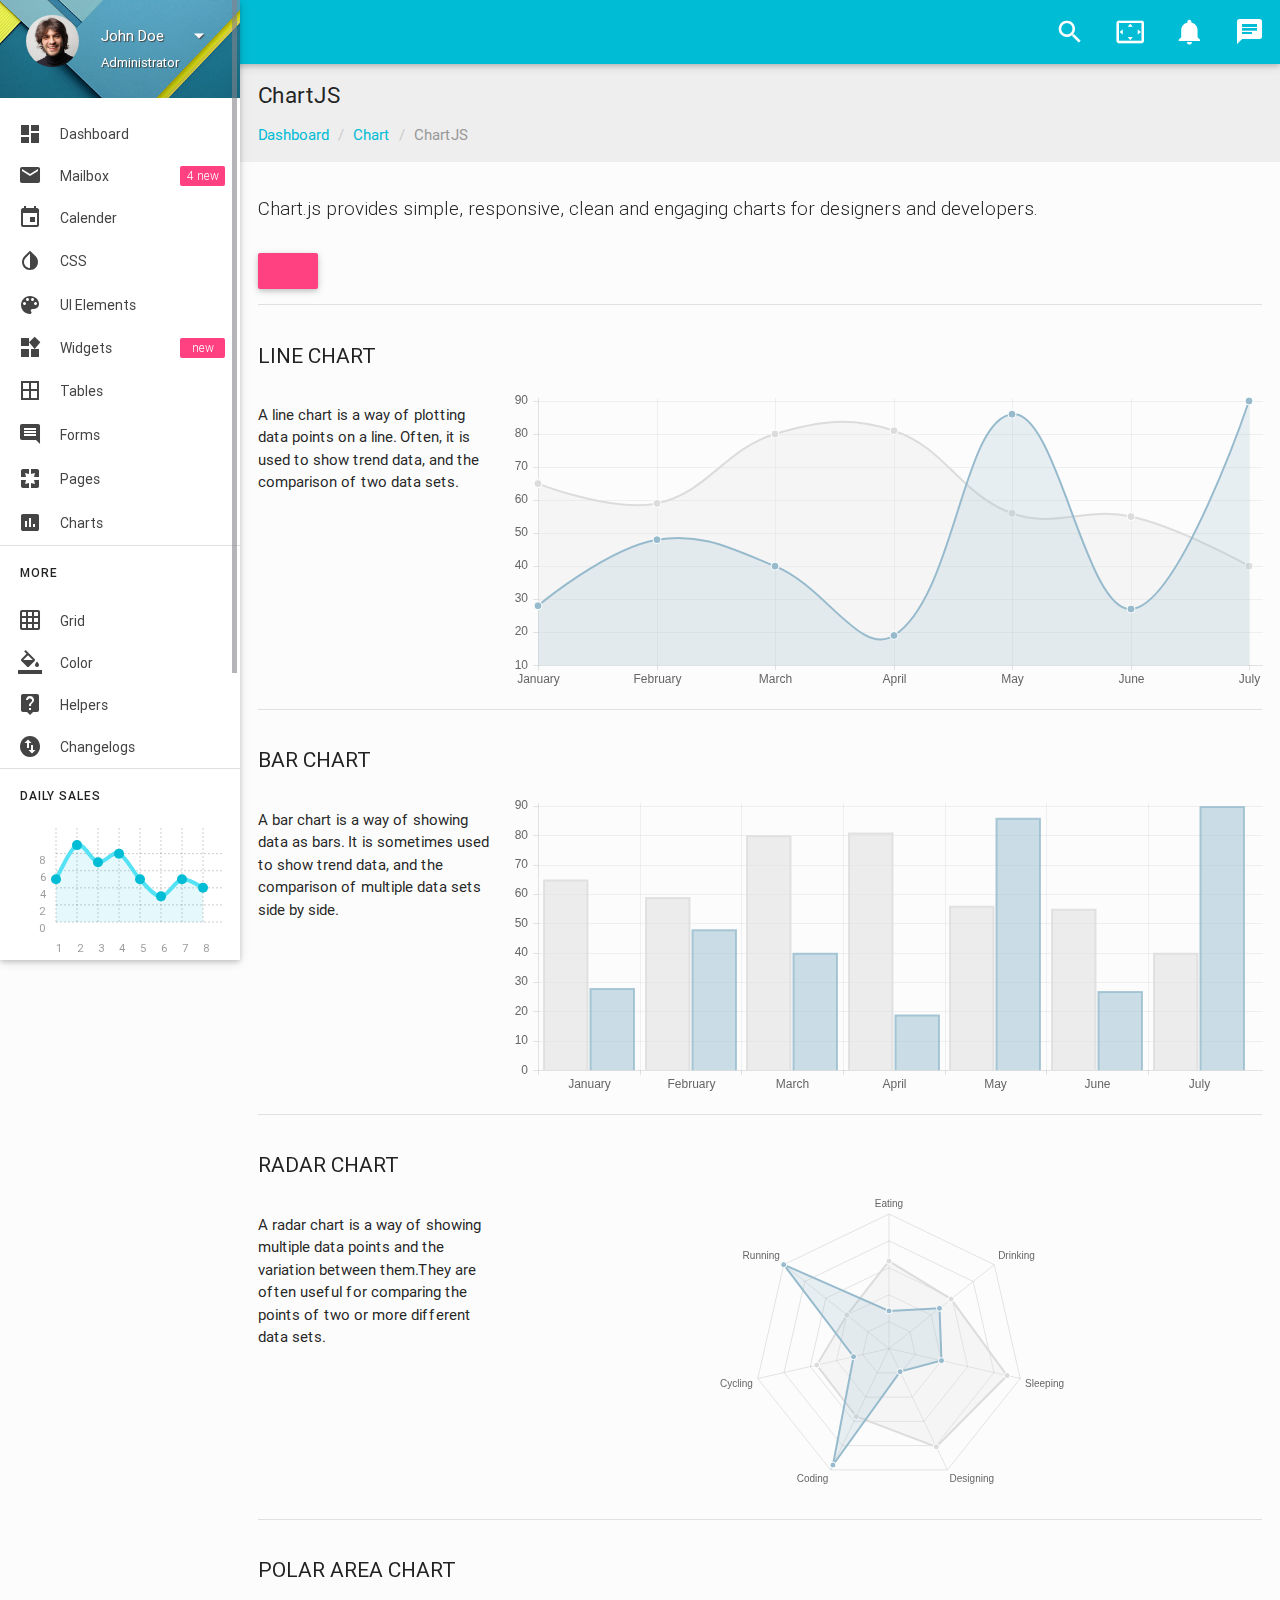
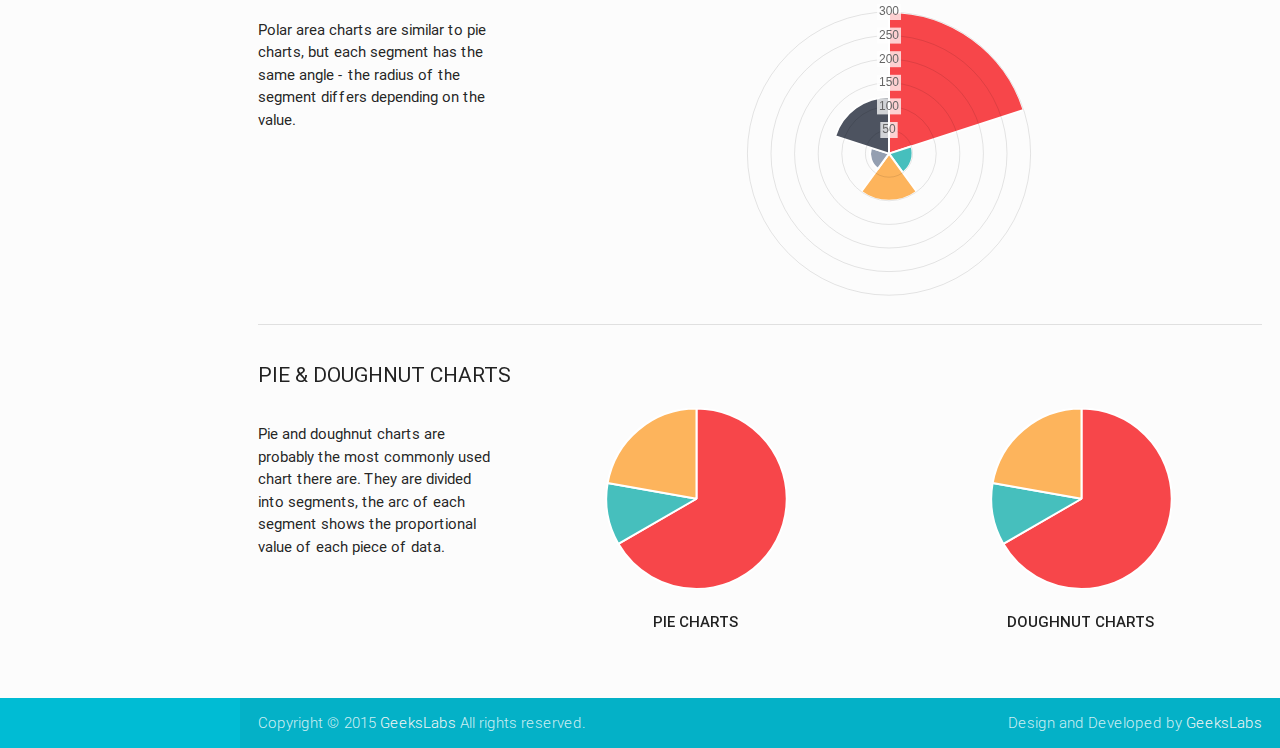
<file: charts-chartjs.html>
<!DOCTYPE html>
<html lang="en">

<!--================================================================================
	Item Name: Materialize - Material Design Admin Template
	Version: 1.0
	Author: GeeksLabs
	Author URL: http://www.themeforest.net/user/geekslabs
================================================================================ -->

<head>
  <meta http-equiv="Content-Type" content="text/html; charset=UTF-8">
  <meta name="viewport" content="width=device-width, initial-scale=1, maximum-scale=1.0, user-scalable=no">
  <meta http-equiv="X-UA-Compatible" content="IE=edge">
  <meta name="msapplication-tap-highlight" content="no">
  <meta name="description" content="Materialize is a Material Design Admin Template,It's modern, responsive and based on Material Design by Google. ">
  <meta name="keywords" content="materialize, admin template, dashboard template, flat admin template, responsive admin template,">
  <title>ChartJS | Materialize - Material Design Admin Template</title>

  <!-- Favicons-->
  <link rel="icon" href="images/favicon/favicon-32x32.png" sizes="32x32">
  <!-- Favicons-->
  <link rel="apple-touch-icon-precomposed" href="images/favicon/apple-touch-icon-152x152.png">
  <!-- For iPhone -->
  <meta name="msapplication-TileColor" content="#00bcd4">
  <meta name="msapplication-TileImage" content="images/favicon/mstile-144x144.png">
  <!-- For Windows Phone -->


  <!-- CORE CSS-->
  
  <link href="css/materialize.css" type="text/css" rel="stylesheet" media="screen,projection">
  <link href="css/style.css" type="text/css" rel="stylesheet" media="screen,projection">


  <!-- INCLUDED PLUGIN CSS ON THIS PAGE -->
  <link href="css/prism.css" type="text/css" rel="stylesheet" media="screen,projection">
  <link href="js/plugins/perfect-scrollbar/perfect-scrollbar.css" type="text/css" rel="stylesheet" media="screen,projection">
  <link href="js/plugins/chartist-js/chartist.min.css" type="text/css" rel="stylesheet" media="screen,projection">
</head>

<body>
  <!-- Start Page Loading -->
    <div id="loader-wrapper">
        <div id="loader"></div>        
        <div class="loader-section section-left"></div>
        <div class="loader-section section-right"></div>
    </div>
    <!-- End Page Loading -->

  <!-- //////////////////////////////////////////////////////////////////////////// -->

  <!-- START HEADER -->
  <header id="header" class="page-topbar">
        <!-- start header nav-->
        <div class="navbar-fixed">
            <nav class="cyan">
                <div class="nav-wrapper">
                    <h1 class="logo-wrapper"><a href="index.html" class="brand-logo darken-1"><img src="images/materialize-logo.png" alt="materialize logo"></a> <span class="logo-text">Materialize</span></h1>
                    <ul class="right hide-on-med-and-down">
                        <li class="search-out">
                            <input type="text" class="search-out-text">
                        </li>
                        <li>    
                            <a href="javascript:void(0);" class="waves-effect waves-block waves-light show-search"><i class="mdi-action-search"></i></a>                              
                        </li>
                        <li><a href="javascript:void(0);" class="waves-effect waves-block waves-light toggle-fullscreen"><i class="mdi-action-settings-overscan"></i></a>
                        </li>
                        <li><a href="javascript:void(0);" class="waves-effect waves-block waves-light"><i class="mdi-social-notifications"></i></a>
                        </li>
                        <!-- Dropdown Trigger -->                        
                        <li><a href="#" data-activates="chat-out" class="waves-effect waves-block waves-light chat-collapse"><i class="mdi-communication-chat"></i></a>
                        </li>
                    </ul>
                </div>
            </nav>
        </div>
        <!-- end header nav-->
  </header>
  <!-- END HEADER -->

  <!-- //////////////////////////////////////////////////////////////////////////// -->

  <!-- START MAIN -->
  <div id="main">
    <!-- START WRAPPER -->
    <div class="wrapper">

      <!-- START LEFT SIDEBAR NAV-->
      <aside id="left-sidebar-nav">
          <ul id="slide-out" class="side-nav fixed leftside-navigation">
              <li class="user-details cyan darken-2">
                  <div class="row">
                      <div class="col col s4 m4 l4">
                          <img src="images/avatar.jpg" alt="" class="circle responsive-img valign profile-image">
                      </div>
                      <div class="col col s8 m8 l8">
                          <ul id="profile-dropdown" class="dropdown-content">
                              <li><a href="#"><i class="mdi-action-face-unlock"></i> Profile</a>
                              </li>
                              <li><a href="#"><i class="mdi-action-settings"></i> Settings</a>
                              </li>
                              <li><a href="#"><i class="mdi-communication-live-help"></i> Help</a>
                              </li>
                              <li class="divider"></li>
                              <li><a href="#"><i class="mdi-action-lock-outline"></i> Lock</a>
                              </li>
                              <li><a href="#"><i class="mdi-hardware-keyboard-tab"></i> Logout</a>
                              </li>
                          </ul>
                          <a class="btn-flat dropdown-button waves-effect waves-light white-text profile-btn" href="#" data-activates="profile-dropdown">John Doe<i class="mdi-navigation-arrow-drop-down right"></i></a>
                          <p class="user-roal">Administrator</p>
                      </div>
                  </div>
              </li>
              <li class="bold"><a href="index.html" class="waves-effect waves-cyan"><i class="mdi-action-dashboard"></i> Dashboard</a>
              </li>
              <li class="bold"><a href="app-email.html" class="waves-effect waves-cyan"><i class="mdi-communication-email"></i> Mailbox <span class="new badge">4</span></a>
              </li>
              <li class="bold"><a href="app-calendar.html" class="waves-effect waves-cyan"><i class="mdi-editor-insert-invitation"></i> Calender</a>
              </li>
              <li class="no-padding">
                  <ul class="collapsible collapsible-accordion">
                      <li class="bold"><a class="collapsible-header waves-effect waves-cyan"><i class="mdi-action-invert-colors"></i> CSS</a>
                          <div class="collapsible-body">
                              <ul>
                                  <li><a href="css-typography.html">Typography</a>
                                  </li>                                        
                                  <li><a href="css-icons.html">Icons</a>
                                  </li>
                                  <li><a href="css-shadow.html">Shadow</a>
                                  </li>
                                  <li><a href="css-media.html">Media</a>
                                  </li>
                                  <li><a href="css-sass.html">Sass</a>
                                  </li>
                              </ul>
                          </div>
                      </li>
                      <li class="bold"><a class="collapsible-header  waves-effect waves-cyan"><i class="mdi-image-palette"></i> UI Elements</a>
                          <div class="collapsible-body">
                              <ul>
                                  <li><a href="ui-buttons.html">Buttons</a>
                                  </li>
                                  <li><a href="ui-badges.html">Badges</a>
                                  </li>
                                  <li><a href="ui-cards.html">Cards</a>
                                  </li>
                                  <li><a href="ui-collections.html">Collections</a>
                                  </li>
                                  <li><a href="ui-accordions.html">Accordian</a>
                                  </li>                                        
                                  <li><a href="ui-navbar.html">Navbar</a>
                                  </li>
                                  <li><a href="ui-pagination.html">Pagination</a>
                                  </li>
                                  <li><a href="ui-preloader.html">Preloader</a>
                                  </li>
                                  <li><a href="ui-modals.html">Modals</a>
                                  </li>
                                  <li><a href="ui-media.html">Media</a>
                                  </li>
                                  <li><a href="ui-toasts.html">Toasts</a>
                                  </li>
                                  <li><a href="ui-tooltip.html">Tooltip</a>
                                  </li>
                              </ul>
                          </div>
                      </li>
                      <li class="bold"><a href="app-widget.html" class="waves-effect waves-cyan"><i class="mdi-device-now-widgets"></i> Widgets <span class="new badge"></span></a>
                      </li>
                      <li class="bold"><a class="collapsible-header  waves-effect waves-cyan"><i class="mdi-editor-border-all"></i> Tables</a>
                          <div class="collapsible-body">
                              <ul>
                                  <li><a href="table-basic.html">Basic Tables</a>
                                  </li>
                                  <li><a href="table-data.html">Data Tables</a>
                                  </li>
                              </ul>
                          </div>
                      </li>
                      <li class="bold"><a class="collapsible-header  waves-effect waves-cyan"><i class="mdi-editor-insert-comment"></i> Forms</a>
                          <div class="collapsible-body">
                              <ul>
                                  <li><a href="form-elements.html">Form Elements</a>
                                  </li>
                                  <li><a href="form-layouts.html">Form Layouts</a>
                                  </li>
                              </ul>
                          </div>
                      </li>
                      <li class="bold"><a class="collapsible-header  waves-effect waves-cyan"><i class="mdi-social-pages"></i> Pages</a>
                          <div class="collapsible-body">
                              <ul>                                        
                                  <li><a href="page-login.html">Login</a>
                                  </li>
                                  <li><a href="page-register.html">Register</a>
                                  </li>
                                  <li><a href="page-lock-screen.html">Lock Screen</a>
                                  </li>
                                  <li><a href="page-invoice.html">Invoice</a>
                                  </li>
                                  <li><a href="page-404.html">404</a>
                                  </li>
                                  <li><a href="page-500.html">500</a>
                                  </li>
                                  <li><a href="page-blank.html">Blank</a>
                                  </li>
                              </ul>
                          </div>
                      </li>
                      <li class="bold"><a class="collapsible-header waves-effect waves-cyan"><i class="mdi-editor-insert-chart"></i> Charts</a>
                          <div class="collapsible-body">
                              <ul>
                                  <li><a href="charts-chartjs.html">Chart JS</a>
                                  </li>
                                  <li><a href="charts-chartist.html">Chartist</a>
                                  </li>
                                  <li><a href="charts-morris.html">Morris Charts</a>
                                  </li>
                                  <li><a href="charts-xcharts.html">xCharts</a>
                                  </li>
                                  <li><a href="charts-flotcharts.html">Flot Charts</a>
                                  </li>
                                  <li><a href="charts-sparklines.html">Sparkline Charts</a>
                                  </li>
                              </ul>
                          </div>
                      </li>
                  </ul>
              </li>
              <li class="li-hover"><div class="divider"></div></li>
              <li class="li-hover"><p class="ultra-small margin more-text">MORE</p></li>
              <li><a href="css-grid.html"><i class="mdi-image-grid-on"></i> Grid</a>
              </li>
              <li><a href="css-color.html"><i class="mdi-editor-format-color-fill"></i> Color</a>
              </li>
              <li><a href="css-helpers.html"><i class="mdi-communication-live-help"></i> Helpers</a>
              </li>
              <li><a href="changelogs.html"><i class="mdi-action-swap-vert-circle"></i> Changelogs</a>
              </li>
              <li class="li-hover"><div class="divider"></div></li>
              <li class="li-hover"><p class="ultra-small margin more-text">Daily Sales</p></li>
              <li class="li-hover">
                  <div class="row">
                      <div class="col s12 m12 l12">
                          <div class="sample-chart-wrapper">                            
                              <div class="ct-chart ct-golden-section" id="ct2-chart"></div>
                          </div>
                      </div>
                  </div>
              </li>
          </ul>
          <a href="#" data-activates="slide-out" class="sidebar-collapse btn-floating btn-medium waves-effect waves-light hide-on-large-only darken-2"><i class="mdi-navigation-menu" ></i></a>
      </aside>
      <!-- END LEFT SIDEBAR NAV-->

      <!-- //////////////////////////////////////////////////////////////////////////// -->

      <!-- START CONTENT -->
      <section id="content">

        <!--breadcrumbs start-->
        <div id="breadcrumbs-wrapper" class=" grey lighten-3">
          <div class="container">
            <div class="row">
              <div class="col s12 m12 l12">
                <h5 class="breadcrumbs-title">ChartJS</h5>
                <ol class="breadcrumb">
                  <li><a href="index.html">Dashboard</a>
                  </li>
                  <li><a href="#">Chart</a>
                  </li>
                  <li class="active">ChartJS</li>
                </ol>
              </div>
            </div>
          </div>
        </div>
        <!--breadcrumbs end-->


        <!--start container-->
        <div class="container">
          <div class="section">
            <p class="caption">Chart.js provides simple, responsive, clean and engaging charts for designers and developers.</p>
            <p><a href="http://www.chartjs.org/docs/#getting-started" class="btn waves-effect pink accent-2 white-text" target="_blank"></a>
            </p>

            <div class="divider"></div>
            <!--chartjs-->
            <div id="chartjs" class="section">
              <h4 class="header">Line Chart</h4>
              <div class="row">
                <div class="col s12 m4 l3">
                  <p>A line chart is a way of plotting data points on a line. Often, it is used to show trend data, and the comparison of two data sets.</p>
                </div>
                <div class="col s12 m8 l9">
                  <div class="sample-chart-wrapper">
                    <canvas id="line-chart-sample" height="120"></canvas>
                  </div>
                </div>
              </div>
            </div>

            <div class="divider"></div>
            <!--Bar Chart-->
            <div id="chartjs-bar-chart" class="section">
              <h4 class="header">Bar Chart</h4>
              <div class="row">
                <div class="col s12 m4 l3">
                  <p>A bar chart is a way of showing data as bars. It is sometimes used to show trend data, and the comparison of multiple data sets side by side.</p>
                </div>
                <div class="col s12 m8 l9">
                  <div class="sample-chart-wrapper">
                    <canvas id="bar-chart-sample" height="120"></canvas>
                  </div>
                </div>
              </div>
            </div>

            <div class="divider"></div>
            <!--Radar Chart-->
            <div id="chartjs-radar-chart" class="section">
              <h4 class="header">Radar Chart</h4>
              <div class="row">
                <div class="col s12 m4 l3">
                  <p>A radar chart is a way of showing multiple data points and the variation between them.They are often useful for comparing the points of two or more different data sets.</p>
                </div>
                <div class="col s12 m8 l9">
                  <div class="sample-chart-wrapper">
                    <canvas id="radar-chart-sample" height="120"></canvas>
                  </div>
                </div>
              </div>
            </div>

            <div class="divider"></div>
            <!--Polar Area Chart-->
            <div id="chartjs-polor-chart" class="section">
              <h4 class="header">Polar Area Chart</h4>
              <div class="row">
                <div class="col s12 m4 l3">
                  <p>Polar area charts are similar to pie charts, but each segment has the same angle - the radius of the segment differs depending on the value.</p>
                </div>
                <div class="col s12 m8 l9">
                  <div class="sample-chart-wrapper">
                    <canvas id="polar-chart-sample" height="120"></canvas>
                  </div>
                </div>
              </div>
            </div>

            <div class="divider"></div>
            <!--Pie & Doughnut Charts-->
            <div id="chartjs-pie-chart" class="section">
              <h4 class="header">Pie & Doughnut Charts</h4>
              <div class="row">
                <div class="col s12 m4 l3">
                  <p>Pie and doughnut charts are probably the most commonly used chart there are. They are divided into segments, the arc of each segment shows the proportional value of each piece of data.</p>
                </div>
                <div class="col s12 m8 l9">
                  <div class="row">
                    <div class="col s12 m6 l6">
                      
                      <div class="sample-chart-wrapper">
                        <canvas id="pie-chart-sample" ></canvas>
                      </div>
                      <p class="header center">Pie Charts</p>
                    </div>
                    <div class="col s12 m6 l6">
                      <div class="sample-chart-wrapper">
                        <canvas id="doughnut-chart-sample" ></canvas>
                      </div>
                      <p class="header center">Doughnut Charts</p>
                    </div>
                  </div>
                </div>
              </div>
            </div>

          </div>
        </div>
        <!--end container-->

      </section>
      <!-- END CONTENT -->

      <!-- //////////////////////////////////////////////////////////////////////////// -->
      <!-- START RIGHT SIDEBAR NAV-->
      <aside id="right-sidebar-nav">
        <ul id="chat-out" class="side-nav rightside-navigation">
            <li class="li-hover">
            <a href="#" data-activates="chat-out" class="chat-close-collapse right"><i class="mdi-navigation-close"></i></a>
            <div id="right-search" class="row">
                <form class="col s12">
                    <div class="input-field">
                        <i class="mdi-action-search prefix"></i>
                        <input id="icon_prefix" type="text" class="validate">
                        <label for="icon_prefix">Search</label>
                    </div>
                </form>
            </div>
            </li>
            <li class="li-hover">
                <ul class="chat-collapsible" data-collapsible="expandable">
                <li>
                    <div class="collapsible-header teal white-text active"><i class="mdi-social-whatshot"></i>Recent Activity</div>
                    <div class="collapsible-body recent-activity">
                        <div class="recent-activity-list chat-out-list row">
                            <div class="col s3 recent-activity-list-icon"><i class="mdi-action-add-shopping-cart"></i>
                            </div>
                            <div class="col s9 recent-activity-list-text">
                                <a href="#">just now</a>
                                <p>Jim Doe Purchased new equipments for zonal office.</p>
                            </div>
                        </div>
                        <div class="recent-activity-list chat-out-list row">
                            <div class="col s3 recent-activity-list-icon"><i class="mdi-device-airplanemode-on"></i>
                            </div>
                            <div class="col s9 recent-activity-list-text">
                                <a href="#">Yesterday</a>
                                <p>Your Next flight for USA will be on 15th August 2015.</p>
                            </div>
                        </div>
                        <div class="recent-activity-list chat-out-list row">
                            <div class="col s3 recent-activity-list-icon"><i class="mdi-action-settings-voice"></i>
                            </div>
                            <div class="col s9 recent-activity-list-text">
                                <a href="#">5 Days Ago</a>
                                <p>Natalya Parker Send you a voice mail for next conference.</p>
                            </div>
                        </div>
                        <div class="recent-activity-list chat-out-list row">
                            <div class="col s3 recent-activity-list-icon"><i class="mdi-action-store"></i>
                            </div>
                            <div class="col s9 recent-activity-list-text">
                                <a href="#">Last Week</a>
                                <p>Jessy Jay open a new store at S.G Road.</p>
                            </div>
                        </div>
                        <div class="recent-activity-list chat-out-list row">
                            <div class="col s3 recent-activity-list-icon"><i class="mdi-action-settings-voice"></i>
                            </div>
                            <div class="col s9 recent-activity-list-text">
                                <a href="#">5 Days Ago</a>
                                <p>Natalya Parker Send you a voice mail for next conference.</p>
                            </div>
                        </div>
                    </div>
                </li>
                <li>
                    <div class="collapsible-header light-blue white-text active"><i class="mdi-editor-attach-money"></i>Sales Repoart</div>
                    <div class="collapsible-body sales-repoart">
                        <div class="sales-repoart-list  chat-out-list row">
                            <div class="col s8">Target Salse</div>
                            <div class="col s4"><span id="sales-line-1"></span>
                            </div>
                        </div>
                        <div class="sales-repoart-list chat-out-list row">
                            <div class="col s8">Payment Due</div>
                            <div class="col s4"><span id="sales-bar-1"></span>
                            </div>
                        </div>
                        <div class="sales-repoart-list chat-out-list row">
                            <div class="col s8">Total Delivery</div>
                            <div class="col s4"><span id="sales-line-2"></span>
                            </div>
                        </div>
                        <div class="sales-repoart-list chat-out-list row">
                            <div class="col s8">Total Progress</div>
                            <div class="col s4"><span id="sales-bar-2"></span>
                            </div>
                        </div>
                    </div>
                </li>
                <li>
                    <div class="collapsible-header red white-text"><i class="mdi-action-stars"></i>Favorite Associates</div>
                    <div class="collapsible-body favorite-associates">
                        <div class="favorite-associate-list chat-out-list row">
                            <div class="col s4"><img src="images/avatar.jpg" alt="" class="circle responsive-img online-user valign profile-image">
                            </div>
                            <div class="col s8">
                                <p>Eileen Sideways</p>
                                <p class="place">Los Angeles, CA</p>
                            </div>
                        </div>
                        <div class="favorite-associate-list chat-out-list row">
                            <div class="col s4"><img src="images/avatar.jpg" alt="" class="circle responsive-img online-user valign profile-image">
                            </div>
                            <div class="col s8">
                                <p>Zaham Sindil</p>
                                <p class="place">San Francisco, CA</p>
                            </div>
                        </div>
                        <div class="favorite-associate-list chat-out-list row">
                            <div class="col s4"><img src="images/avatar.jpg" alt="" class="circle responsive-img offline-user valign profile-image">
                            </div>
                            <div class="col s8">
                                <p>Renov Leongal</p>
                                <p class="place">Cebu City, Philippines</p>
                            </div>
                        </div>
                        <div class="favorite-associate-list chat-out-list row">
                            <div class="col s4"><img src="images/avatar.jpg" alt="" class="circle responsive-img online-user valign profile-image">
                            </div>
                            <div class="col s8">
                                <p>Weno Carasbong</p>
                                <p>Tokyo, Japan</p>
                            </div>
                        </div>
                        <div class="favorite-associate-list chat-out-list row">
                            <div class="col s4"><img src="images/avatar.jpg" alt="" class="circle responsive-img offline-user valign profile-image">
                            </div>
                            <div class="col s8">
                                <p>Nusja Nawancali</p>
                                <p class="place">Bangkok, Thailand</p>
                            </div>
                        </div>
                    </div>
                </li>
                </ul>
            </li>
        </ul>
      </aside>
      <!-- LEFT RIGHT SIDEBAR NAV-->

    </div>
    <!-- END WRAPPER -->

  </div>
  <!-- END MAIN -->



  <!-- //////////////////////////////////////////////////////////////////////////// -->

  <!-- START FOOTER -->
  <footer class="page-footer">
    <div class="footer-copyright">
      <div class="container">
        <span>Copyright © 2015 <a class="grey-text text-lighten-4" href="http://themeforest.net/user/geekslabs/portfolio?ref=geekslabs" target="_blank">GeeksLabs</a> All rights reserved.</span>
        <span class="right"> Design and Developed by <a class="grey-text text-lighten-4" href="http://geekslabs.com/">GeeksLabs</a></span>
        </div>
    </div>
  </footer>
  <!-- END FOOTER -->



    <!-- ================================================
    Scripts
    ================================================ -->
    
    <!-- jQuery Library -->
    <script type="text/javascript" src="js/jquery-1.11.2.min.js"></script>    
    <!--materialize js-->
    <script type="text/javascript" src="js/materialize.min.js"></script>
    <!--scrollbar-->
    <script type="text/javascript" src="js/plugins/perfect-scrollbar/perfect-scrollbar.min.js"></script>
    
    <!-- chartist -->
    <script type="text/javascript" src="js/plugins/chartist-js/chartist.min.js"></script>   
    
    <!-- chartjs -->
    <script type="text/javascript" src="js/plugins/chartjs/chart.min.js"></script>
    <script type="text/javascript" src="js/plugins/chartjs/chartjs-sample-chart.js"></script>


    <!--plugins.js - Some Specific JS codes for Plugin Settings-->
    <script type="text/javascript" src="js/plugins.js"></script>
</body>

</html>
</file>
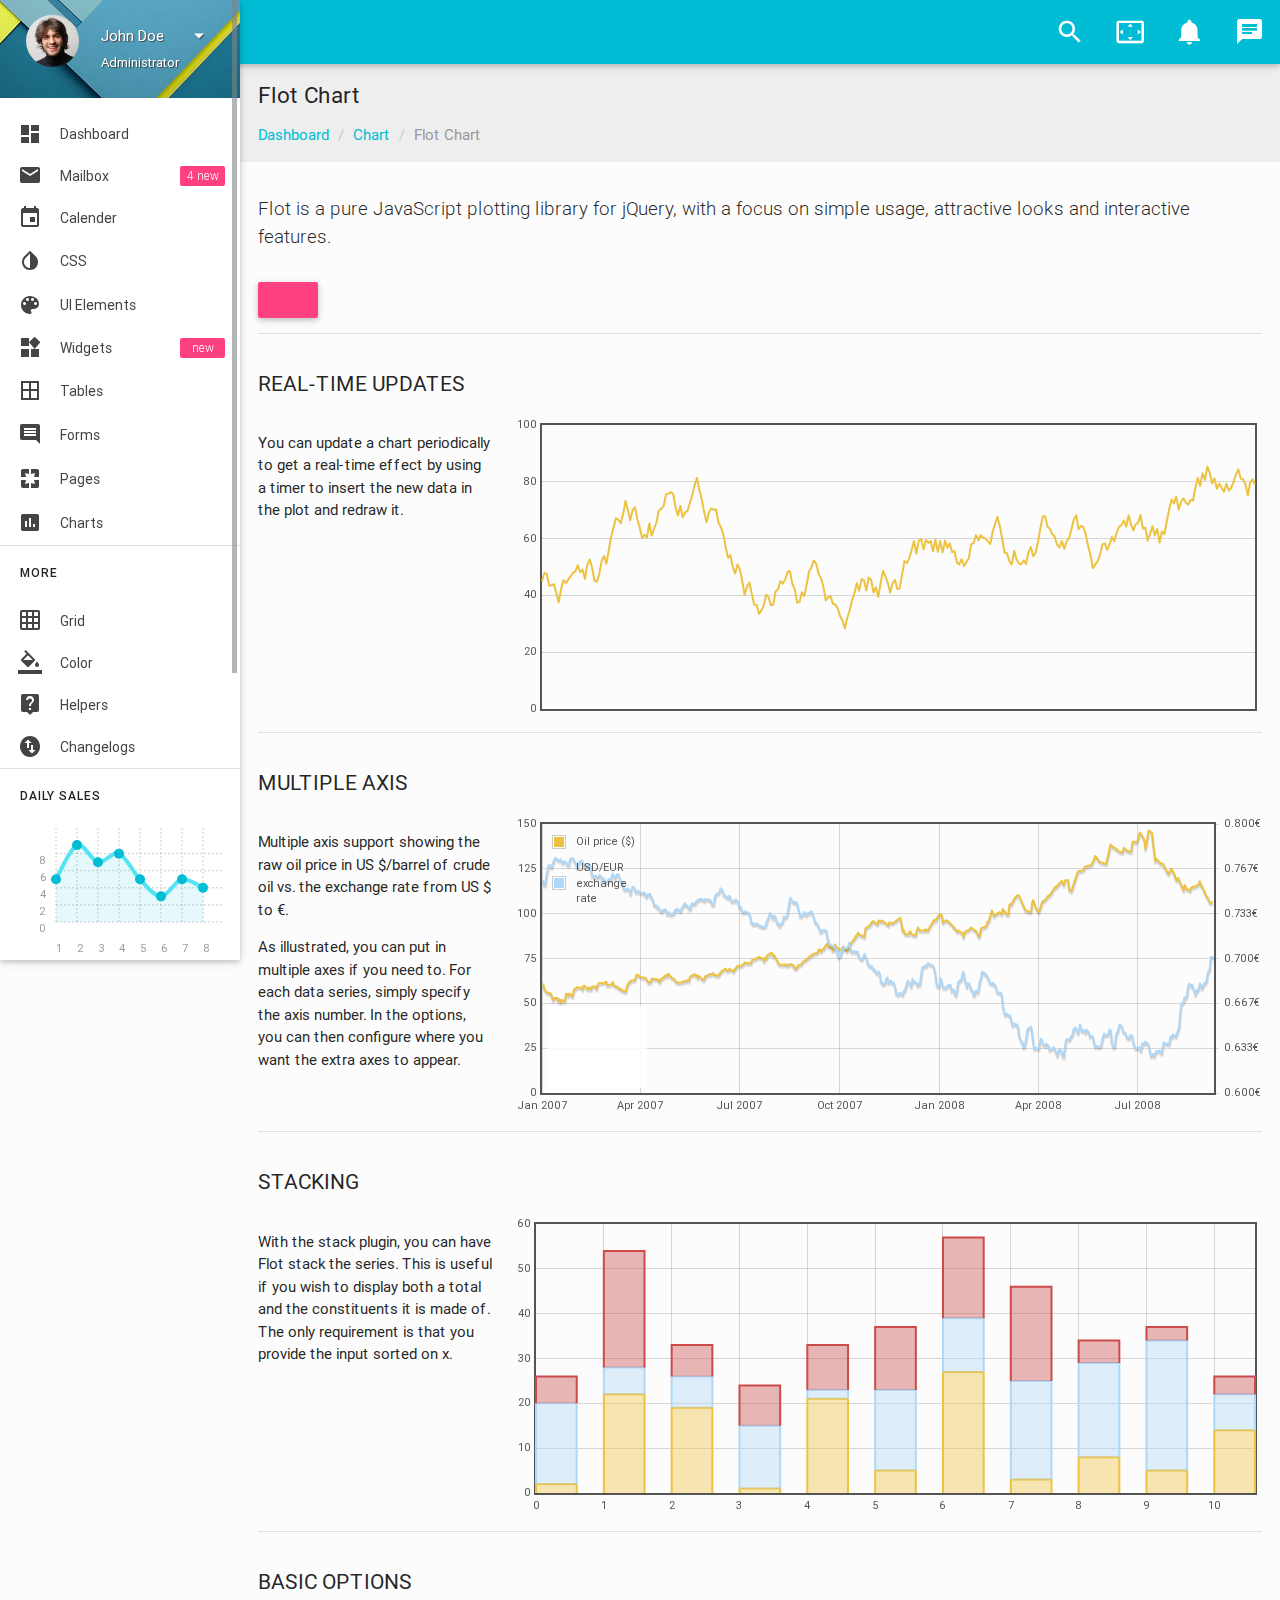
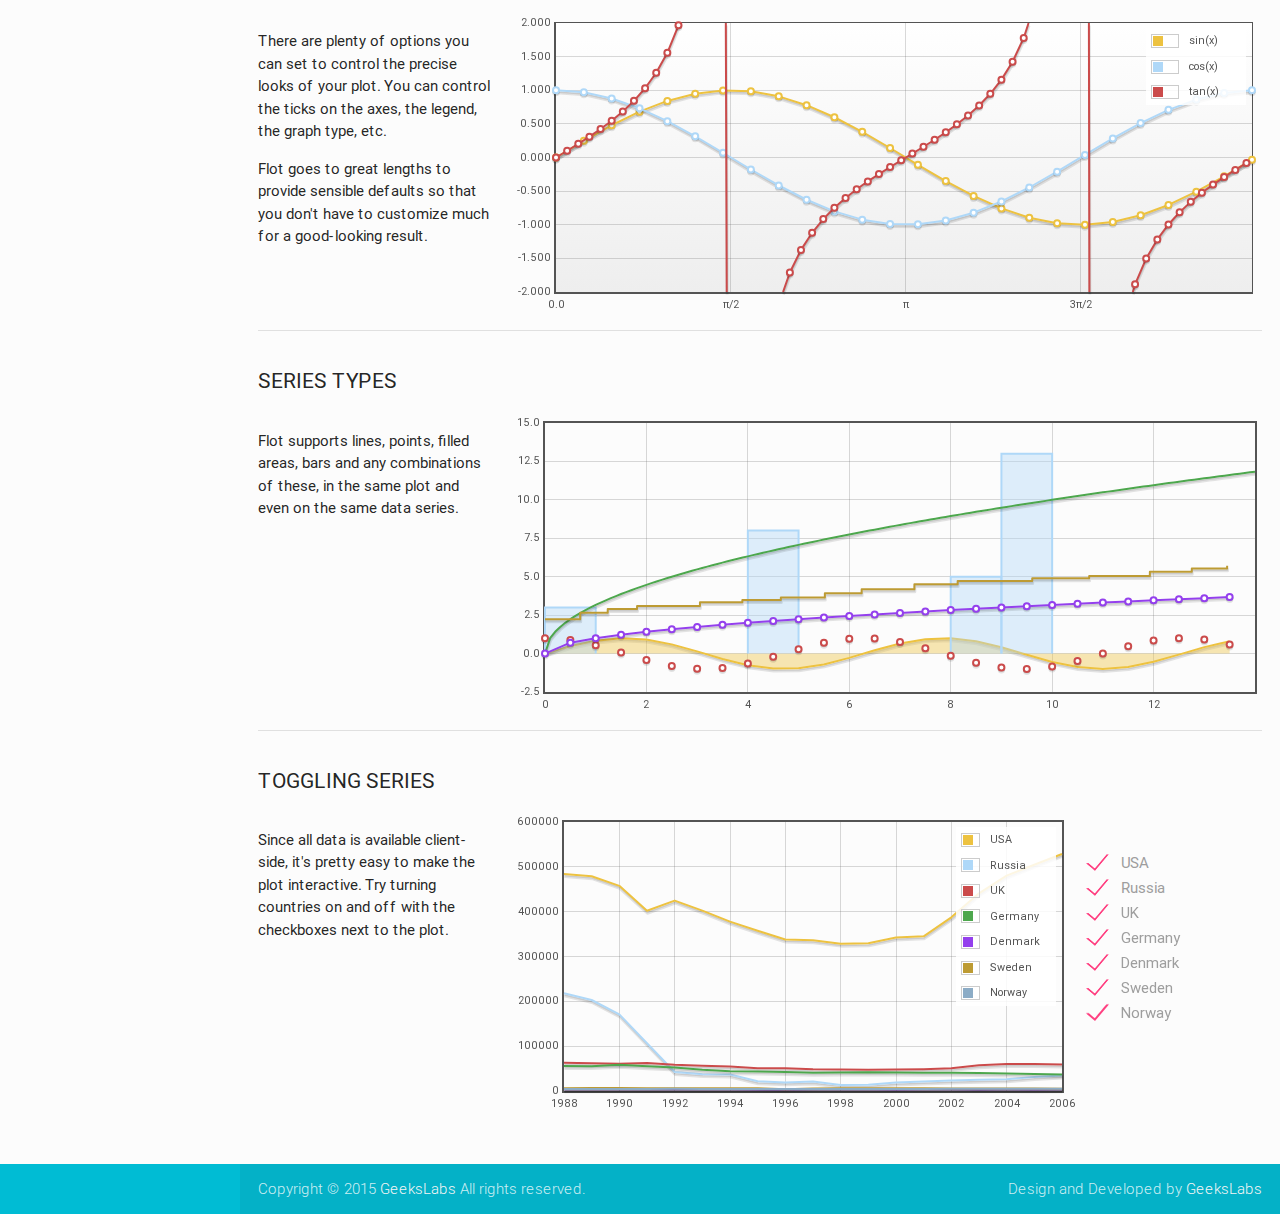
<file: charts-flotcharts.html>
<!DOCTYPE html>
<html lang="en">

<!--================================================================================
	Item Name: Materialize - Material Design Admin Template
	Version: 1.0
	Author: GeeksLabs
	Author URL: http://www.themeforest.net/user/geekslabs
================================================================================ -->

<head>
  <meta http-equiv="Content-Type" content="text/html; charset=UTF-8">
  <meta name="viewport" content="width=device-width, initial-scale=1, maximum-scale=1.0, user-scalable=no">
  <meta http-equiv="X-UA-Compatible" content="IE=edge">
  <meta name="msapplication-tap-highlight" content="no">
  <meta name="description" content="Materialize is a Material Design Admin Template,It's modern, responsive and based on Material Design by Google. ">
  <meta name="keywords" content="materialize, admin template, dashboard template, flat admin template, responsive admin template,">
  <title>Flot Chart | Materialize - Material Design Admin Template</title>

  <!-- Favicons-->
  <link rel="icon" href="images/favicon/favicon-32x32.png" sizes="32x32">
  <!-- Favicons-->
  <link rel="apple-touch-icon-precomposed" href="images/favicon/apple-touch-icon-152x152.png">
  <!-- For iPhone -->
  <meta name="msapplication-TileColor" content="#00bcd4">
  <meta name="msapplication-TileImage" content="images/favicon/mstile-144x144.png">
  <!-- For Windows Phone -->


  <!-- CORE CSS-->
  
  <link href="css/materialize.css" type="text/css" rel="stylesheet" media="screen,projection">
  <link href="css/style.css" type="text/css" rel="stylesheet" media="screen,projection">


  <!-- INCLUDED PLUGIN CSS ON THIS PAGE -->
  <link href="css/prism.css" type="text/css" rel="stylesheet" media="screen,projection">
  <link href="js/plugins/perfect-scrollbar/perfect-scrollbar.css" type="text/css" rel="stylesheet" media="screen,projection">
  <link href="js/plugins/chartist-js/chartist.min.css" type="text/css" rel="stylesheet" media="screen,projection">

 
</head>

<body>
  <!-- Start Page Loading -->
    <div id="loader-wrapper">
        <div id="loader"></div>        
        <div class="loader-section section-left"></div>
        <div class="loader-section section-right"></div>
    </div>
    <!-- End Page Loading -->

  <!-- //////////////////////////////////////////////////////////////////////////// -->

  <!-- START HEADER -->
  <header id="header" class="page-topbar">
        <!-- start header nav-->
        <div class="navbar-fixed">
            <nav class="cyan">
                <div class="nav-wrapper">
                    <h1 class="logo-wrapper"><a href="index.html" class="brand-logo darken-1"><img src="images/materialize-logo.png" alt="materialize logo"></a> <span class="logo-text">Materialize</span></h1>
                    <ul class="right hide-on-med-and-down">
                        <li class="search-out">
                            <input type="text" class="search-out-text">
                        </li>
                        <li>    
                            <a href="javascript:void(0);" class="waves-effect waves-block waves-light show-search"><i class="mdi-action-search"></i></a>                              
                        </li>
                        <li><a href="javascript:void(0);" class="waves-effect waves-block waves-light toggle-fullscreen"><i class="mdi-action-settings-overscan"></i></a>
                        </li>
                        <li><a href="javascript:void(0);" class="waves-effect waves-block waves-light"><i class="mdi-social-notifications"></i></a>
                        </li>
                        <!-- Dropdown Trigger -->                        
                        <li><a href="#" data-activates="chat-out" class="waves-effect waves-block waves-light chat-collapse"><i class="mdi-communication-chat"></i></a>
                        </li>
                    </ul>
                </div>
            </nav>
        </div>
        <!-- end header nav-->
  </header>
  <!-- END HEADER -->

  <!-- //////////////////////////////////////////////////////////////////////////// -->

  <!-- START MAIN -->
  <div id="main">
    <!-- START WRAPPER -->
    <div class="wrapper">

      <!-- START LEFT SIDEBAR NAV-->
      <aside id="left-sidebar-nav">
          <ul id="slide-out" class="side-nav fixed leftside-navigation">
              <li class="user-details cyan darken-2">
                  <div class="row">
                      <div class="col col s4 m4 l4">
                          <img src="images/avatar.jpg" alt="" class="circle responsive-img valign profile-image">
                      </div>
                      <div class="col col s8 m8 l8">
                          <ul id="profile-dropdown" class="dropdown-content">
                              <li><a href="#"><i class="mdi-action-face-unlock"></i> Profile</a>
                              </li>
                              <li><a href="#"><i class="mdi-action-settings"></i> Settings</a>
                              </li>
                              <li><a href="#"><i class="mdi-communication-live-help"></i> Help</a>
                              </li>
                              <li class="divider"></li>
                              <li><a href="#"><i class="mdi-action-lock-outline"></i> Lock</a>
                              </li>
                              <li><a href="#"><i class="mdi-hardware-keyboard-tab"></i> Logout</a>
                              </li>
                          </ul>
                          <a class="btn-flat dropdown-button waves-effect waves-light white-text profile-btn" href="#" data-activates="profile-dropdown">John Doe<i class="mdi-navigation-arrow-drop-down right"></i></a>
                          <p class="user-roal">Administrator</p>
                      </div>
                  </div>
              </li>
              <li class="bold"><a href="index.html" class="waves-effect waves-cyan"><i class="mdi-action-dashboard"></i> Dashboard</a>
              </li>
              <li class="bold"><a href="app-email.html" class="waves-effect waves-cyan"><i class="mdi-communication-email"></i> Mailbox <span class="new badge">4</span></a>
              </li>
              <li class="bold"><a href="app-calendar.html" class="waves-effect waves-cyan"><i class="mdi-editor-insert-invitation"></i> Calender</a>
              </li>
              <li class="no-padding">
                  <ul class="collapsible collapsible-accordion">
                      <li class="bold"><a class="collapsible-header waves-effect waves-cyan"><i class="mdi-action-invert-colors"></i> CSS</a>
                          <div class="collapsible-body">
                              <ul>
                                  <li><a href="css-typography.html">Typography</a>
                                  </li>                                        
                                  <li><a href="css-icons.html">Icons</a>
                                  </li>
                                  <li><a href="css-shadow.html">Shadow</a>
                                  </li>
                                  <li><a href="css-media.html">Media</a>
                                  </li>
                                  <li><a href="css-sass.html">Sass</a>
                                  </li>
                              </ul>
                          </div>
                      </li>
                      <li class="bold"><a class="collapsible-header  waves-effect waves-cyan"><i class="mdi-image-palette"></i> UI Elements</a>
                          <div class="collapsible-body">
                              <ul>
                                  <li><a href="ui-buttons.html">Buttons</a>
                                  </li>
                                  <li><a href="ui-badges.html">Badges</a>
                                  </li>
                                  <li><a href="ui-cards.html">Cards</a>
                                  </li>
                                  <li><a href="ui-collections.html">Collections</a>
                                  </li>
                                  <li><a href="ui-accordions.html">Accordian</a>
                                  </li>                                        
                                  <li><a href="ui-navbar.html">Navbar</a>
                                  </li>
                                  <li><a href="ui-pagination.html">Pagination</a>
                                  </li>
                                  <li><a href="ui-preloader.html">Preloader</a>
                                  </li>
                                  <li><a href="ui-modals.html">Modals</a>
                                  </li>
                                  <li><a href="ui-media.html">Media</a>
                                  </li>
                                  <li><a href="ui-toasts.html">Toasts</a>
                                  </li>
                                  <li><a href="ui-tooltip.html">Tooltip</a>
                                  </li>
                              </ul>
                          </div>
                      </li>
                      <li class="bold"><a href="app-widget.html" class="waves-effect waves-cyan"><i class="mdi-device-now-widgets"></i> Widgets <span class="new badge"></span></a>
                      </li>
                      <li class="bold"><a class="collapsible-header  waves-effect waves-cyan"><i class="mdi-editor-border-all"></i> Tables</a>
                          <div class="collapsible-body">
                              <ul>
                                  <li><a href="table-basic.html">Basic Tables</a>
                                  </li>
                                  <li><a href="table-data.html">Data Tables</a>
                                  </li>
                              </ul>
                          </div>
                      </li>
                      <li class="bold"><a class="collapsible-header  waves-effect waves-cyan"><i class="mdi-editor-insert-comment"></i> Forms</a>
                          <div class="collapsible-body">
                              <ul>
                                  <li><a href="form-elements.html">Form Elements</a>
                                  </li>
                                  <li><a href="form-layouts.html">Form Layouts</a>
                                  </li>
                              </ul>
                          </div>
                      </li>
                      <li class="bold"><a class="collapsible-header  waves-effect waves-cyan"><i class="mdi-social-pages"></i> Pages</a>
                          <div class="collapsible-body">
                              <ul>                                        
                                  <li><a href="page-login.html">Login</a>
                                  </li>
                                  <li><a href="page-register.html">Register</a>
                                  </li>
                                  <li><a href="page-lock-screen.html">Lock Screen</a>
                                  </li>
                                  <li><a href="page-invoice.html">Invoice</a>
                                  </li>
                                  <li><a href="page-404.html">404</a>
                                  </li>
                                  <li><a href="page-500.html">500</a>
                                  </li>
                                  <li><a href="page-blank.html">Blank</a>
                                  </li>
                              </ul>
                          </div>
                      </li>
                      <li class="bold"><a class="collapsible-header waves-effect waves-cyan"><i class="mdi-editor-insert-chart"></i> Charts</a>
                          <div class="collapsible-body">
                              <ul>
                                  <li><a href="charts-chartjs.html">Chart JS</a>
                                  </li>
                                  <li><a href="charts-chartist.html">Chartist</a>
                                  </li>
                                  <li><a href="charts-morris.html">Morris Charts</a>
                                  </li>
                                  <li><a href="charts-xcharts.html">xCharts</a>
                                  </li>
                                  <li><a href="charts-flotcharts.html">Flot Charts</a>
                                  </li>
                                  <li><a href="charts-sparklines.html">Sparkline Charts</a>
                                  </li>
                              </ul>
                          </div>
                      </li>
                  </ul>
              </li>
              <li class="li-hover"><div class="divider"></div></li>
              <li class="li-hover"><p class="ultra-small margin more-text">MORE</p></li>
              <li><a href="css-grid.html"><i class="mdi-image-grid-on"></i> Grid</a>
              </li>
              <li><a href="css-color.html"><i class="mdi-editor-format-color-fill"></i> Color</a>
              </li>
              <li><a href="css-helpers.html"><i class="mdi-communication-live-help"></i> Helpers</a>
              </li>
              <li><a href="changelogs.html"><i class="mdi-action-swap-vert-circle"></i> Changelogs</a>
              </li>
              <li class="li-hover"><div class="divider"></div></li>
              <li class="li-hover"><p class="ultra-small margin more-text">Daily Sales</p></li>
              <li class="li-hover">
                  <div class="row">
                      <div class="col s12 m12 l12">
                          <div class="sample-chart-wrapper">                            
                              <div class="ct-chart ct-golden-section" id="ct2-chart"></div>
                          </div>
                      </div>
                  </div>
              </li>
          </ul>
          <a href="#" data-activates="slide-out" class="sidebar-collapse btn-floating btn-medium waves-effect waves-light hide-on-large-only darken-2"><i class="mdi-navigation-menu" ></i></a>
      </aside>
      <!-- END LEFT SIDEBAR NAV-->

      <!-- //////////////////////////////////////////////////////////////////////////// -->

      <!-- START CONTENT -->
      <section id="content">

        <!--breadcrumbs start-->
        <div id="breadcrumbs-wrapper" class=" grey lighten-3">
          <div class="container">
            <div class="row">
              <div class="col s12 m12 l12">
                <h5 class="breadcrumbs-title">Flot Chart</h5>
                <ol class="breadcrumb">
                  <li><a href="index.html">Dashboard</a>
                  </li>
                  <li><a href="#">Chart</a>
                  </li>
                  <li class="active">Flot Chart</li>
                </ol>
              </div>
            </div>
          </div>
        </div>
        <!--breadcrumbs end-->


        <!--start container-->
        <div id ="flotchart" class="container">
          <div class="section">
            <p class="caption">Flot is a pure JavaScript plotting library for jQuery, with a focus on simple usage, attractive looks and interactive features.</p>
            <p><a href="http://www.flotcharts.org/" class="btn waves-effect pink accent-2 white-text" target="_blank"></a>
            </p>

            <div class="divider"></div>
            <!--Real-time updates Chart-->
            <div id="flot-real-time-chart" class="section">
              <h4 class="header">Real-time updates</h4>
              <div class="row">
                <div class="col s12 m4 l3">
                  <p>You can update a chart periodically to get a real-time effect by using a timer to insert the new data in the plot and redraw it.</p>
                </div>
                <div class="col s12 m8 l9">
                  <div class="sample-chart-wrapper">
                    <div id="real-time" class="flotchart-placeholder"></div>
                  </div>
                </div>
              </div>
            </div>

            <div class="divider"></div>
            <!--Flot Multiple axis Chart-->
            <div id="flot-multiple-axis-chart" class="section">
              <h4 class="header">Multiple Axis</h4>
              <div class="row">
                <div class="col s12 m4 l3">
                  <p>Multiple axis support showing the raw oil price in US $/barrel of crude oil vs. the exchange rate from US $ to €.</p>
                  <p>As illustrated, you can put in multiple axes if you need to. For each data series, simply specify the axis number. In the options, you can then configure where you want the extra axes to appear.</p>
                </div>
                <div class="col s12 m8 l9">
                  <div class="sample-chart-wrapper">
                    <div id="axis-multiple" class="flotchart-placeholder"></div>
                  </div>
                </div>
              </div>
            </div>

            <div class="divider"></div>
            <!--Flot Stacking Chart-->
            <div id="flot-stacking-chart" class="section">
              <h4 class="header">Stacking</h4>
              <div class="row">
                <div class="col s12 m4 l3">
                  <p>With the stack plugin, you can have Flot stack the series. This is useful if you wish to display both a total and the constituents it is made of. The only requirement is that you provide the input sorted on x.</p>
                </div>
                <div class="col s12 m8 l9">
                  <div class="sample-chart-wrapper">
                    <div id="stacking" class="flotchart-placeholder"></div>
                  </div>
                </div>
              </div>
            </div>

            <div class="divider"></div>

            <!--Flot Basic Options Chart-->
            <div id="flot-basic-option-chart" class="section">
              <h4 class="header">Basic Options</h4>
              <div class="row">
                <div class="col s12 m4 l3">
                  <p>There are plenty of options you can set to control the precise looks of your plot. You can control the ticks on the axes, the legend, the graph type, etc.</p>
                  <p>Flot goes to great lengths to provide sensible defaults so that you don't have to customize much for a good-looking result.</p>
                </div>
                <div class="col s12 m8 l9">
                  <div class="sample-chart-wrapper">
                    <div id="basic-options" class="flotchart-placeholder"></div>
                  </div>
                </div>
              </div>
            </div>

            <div class="divider"></div>

            <!--Flot Series Types Chart-->
            <div id="flot-series-types-chart" class="section">
              <h4 class="header">Series Types</h4>
              <div class="row">
                <div class="col s12 m4 l3">
                  <p>Flot supports lines, points, filled areas, bars and any combinations of these, in the same plot and even on the same data series.</p>
                </div>
                <div class="col s12 m8 l9">
                  <div class="sample-chart-wrapper">
                    <div id="series-types" class="flotchart-placeholder"></div>
                  </div>
                </div>
              </div>
            </div>
            <div class="divider"></div>

            <!--Flot Toggling Series Chart-->
            <div id="flot-toggling-series-chart" class="section">
              <h4 class="header">Toggling Series</h4>
              <div class="row">
                <div class="col s12 m4 l3">
                  <p>Since all data is available client-side, it's pretty easy to make the plot interactive. Try turning countries on and off with the checkboxes next to the plot.</p>
                </div>
                <div class="col s12 m8 l9">
                  <div class="sample-chart-wrapper">
                    <div class="demo-container">
                      <div id="toggling-series" class="flotchart-placeholder col s12 m9 l9"></div>
                      <p id="choices" class="col s12 m3 l3"></p>
                    </div>

                  </div>
                </div>
              </div>
            </div>



          </div>
        </div>
        <!--end container-->

      </section>
      <!-- END CONTENT -->

      <!-- //////////////////////////////////////////////////////////////////////////// -->
      <!-- START RIGHT SIDEBAR NAV-->
      <aside id="right-sidebar-nav">
        <ul id="chat-out" class="side-nav rightside-navigation">
            <li class="li-hover">
            <a href="#" data-activates="chat-out" class="chat-close-collapse right"><i class="mdi-navigation-close"></i></a>
            <div id="right-search" class="row">
                <form class="col s12">
                    <div class="input-field">
                        <i class="mdi-action-search prefix"></i>
                        <input id="icon_prefix" type="text" class="validate">
                        <label for="icon_prefix">Search</label>
                    </div>
                </form>
            </div>
            </li>
            <li class="li-hover">
                <ul class="chat-collapsible" data-collapsible="expandable">
                <li>
                    <div class="collapsible-header teal white-text active"><i class="mdi-social-whatshot"></i>Recent Activity</div>
                    <div class="collapsible-body recent-activity">
                        <div class="recent-activity-list chat-out-list row">
                            <div class="col s3 recent-activity-list-icon"><i class="mdi-action-add-shopping-cart"></i>
                            </div>
                            <div class="col s9 recent-activity-list-text">
                                <a href="#">just now</a>
                                <p>Jim Doe Purchased new equipments for zonal office.</p>
                            </div>
                        </div>
                        <div class="recent-activity-list chat-out-list row">
                            <div class="col s3 recent-activity-list-icon"><i class="mdi-device-airplanemode-on"></i>
                            </div>
                            <div class="col s9 recent-activity-list-text">
                                <a href="#">Yesterday</a>
                                <p>Your Next flight for USA will be on 15th August 2015.</p>
                            </div>
                        </div>
                        <div class="recent-activity-list chat-out-list row">
                            <div class="col s3 recent-activity-list-icon"><i class="mdi-action-settings-voice"></i>
                            </div>
                            <div class="col s9 recent-activity-list-text">
                                <a href="#">5 Days Ago</a>
                                <p>Natalya Parker Send you a voice mail for next conference.</p>
                            </div>
                        </div>
                        <div class="recent-activity-list chat-out-list row">
                            <div class="col s3 recent-activity-list-icon"><i class="mdi-action-store"></i>
                            </div>
                            <div class="col s9 recent-activity-list-text">
                                <a href="#">Last Week</a>
                                <p>Jessy Jay open a new store at S.G Road.</p>
                            </div>
                        </div>
                        <div class="recent-activity-list chat-out-list row">
                            <div class="col s3 recent-activity-list-icon"><i class="mdi-action-settings-voice"></i>
                            </div>
                            <div class="col s9 recent-activity-list-text">
                                <a href="#">5 Days Ago</a>
                                <p>Natalya Parker Send you a voice mail for next conference.</p>
                            </div>
                        </div>
                    </div>
                </li>
                <li>
                    <div class="collapsible-header light-blue white-text active"><i class="mdi-editor-attach-money"></i>Sales Repoart</div>
                    <div class="collapsible-body sales-repoart">
                        <div class="sales-repoart-list  chat-out-list row">
                            <div class="col s8">Target Salse</div>
                            <div class="col s4"><span id="sales-line-1"></span>
                            </div>
                        </div>
                        <div class="sales-repoart-list chat-out-list row">
                            <div class="col s8">Payment Due</div>
                            <div class="col s4"><span id="sales-bar-1"></span>
                            </div>
                        </div>
                        <div class="sales-repoart-list chat-out-list row">
                            <div class="col s8">Total Delivery</div>
                            <div class="col s4"><span id="sales-line-2"></span>
                            </div>
                        </div>
                        <div class="sales-repoart-list chat-out-list row">
                            <div class="col s8">Total Progress</div>
                            <div class="col s4"><span id="sales-bar-2"></span>
                            </div>
                        </div>
                    </div>
                </li>
                <li>
                    <div class="collapsible-header red white-text"><i class="mdi-action-stars"></i>Favorite Associates</div>
                    <div class="collapsible-body favorite-associates">
                        <div class="favorite-associate-list chat-out-list row">
                            <div class="col s4"><img src="images/avatar.jpg" alt="" class="circle responsive-img online-user valign profile-image">
                            </div>
                            <div class="col s8">
                                <p>Eileen Sideways</p>
                                <p class="place">Los Angeles, CA</p>
                            </div>
                        </div>
                        <div class="favorite-associate-list chat-out-list row">
                            <div class="col s4"><img src="images/avatar.jpg" alt="" class="circle responsive-img online-user valign profile-image">
                            </div>
                            <div class="col s8">
                                <p>Zaham Sindil</p>
                                <p class="place">San Francisco, CA</p>
                            </div>
                        </div>
                        <div class="favorite-associate-list chat-out-list row">
                            <div class="col s4"><img src="images/avatar.jpg" alt="" class="circle responsive-img offline-user valign profile-image">
                            </div>
                            <div class="col s8">
                                <p>Renov Leongal</p>
                                <p class="place">Cebu City, Philippines</p>
                            </div>
                        </div>
                        <div class="favorite-associate-list chat-out-list row">
                            <div class="col s4"><img src="images/avatar.jpg" alt="" class="circle responsive-img online-user valign profile-image">
                            </div>
                            <div class="col s8">
                                <p>Weno Carasbong</p>
                                <p>Tokyo, Japan</p>
                            </div>
                        </div>
                        <div class="favorite-associate-list chat-out-list row">
                            <div class="col s4"><img src="images/avatar.jpg" alt="" class="circle responsive-img offline-user valign profile-image">
                            </div>
                            <div class="col s8">
                                <p>Nusja Nawancali</p>
                                <p class="place">Bangkok, Thailand</p>
                            </div>
                        </div>
                    </div>
                </li>
                </ul>
            </li>
        </ul>
      </aside>
      <!-- LEFT RIGHT SIDEBAR NAV-->

    </div>
    <!-- END WRAPPER -->

  </div>
  <!-- END MAIN -->



  <!-- //////////////////////////////////////////////////////////////////////////// -->

  <!-- START FOOTER -->
  <footer class="page-footer">
    <div class="footer-copyright">
      <div class="container">
        <span>Copyright © 2015 <a class="grey-text text-lighten-4" href="http://themeforest.net/user/geekslabs/portfolio?ref=geekslabs" target="_blank">GeeksLabs</a> All rights reserved.</span>
        <span class="right"> Design and Developed by <a class="grey-text text-lighten-4" href="http://geekslabs.com/">GeeksLabs</a></span>
        </div>
    </div>
  </footer>
  <!-- END FOOTER -->



    <!-- ================================================
    Scripts
    ================================================ -->
    
    <!-- jQuery Library -->
    <script type="text/javascript" src="js/jquery-1.11.2.min.js"></script>    
    <!--materialize js-->
    <script type="text/javascript" src="js/materialize.min.js"></script>
    <!--scrollbar-->
    <script type="text/javascript" src="js/plugins/perfect-scrollbar/perfect-scrollbar.min.js"></script>
    
    <!-- chartist -->
    <script type="text/javascript" src="js/plugins/chartist-js/chartist.min.js"></script>   
    
    <!-- flot chart -->
    <!--<script type="text/javascript" src="js/plugins/flot-chart/flot-chart.js"></script>-->
    <script type="text/javascript" src="js/plugins/flot-chart/jquery.flot.min.js"></script>
    <script type="text/javascript" src="js/plugins/flot-chart/jquery.flot.time.js"></script>
    <script type="text/javascript" src="js/plugins/flot-chart/jquery.flot.stack.js"></script>
    <script type="text/javascript" src="js/plugins/flot-chart/jquery.flot.pie.js"></script>
    <script type="text/javascript" src="js/plugins/flot-chart/flot-script.js"></script>


    <!--plugins.js - Some Specific JS codes for Plugin Settings-->
    <script type="text/javascript" src="js/plugins.js"></script>
</body>

</html>
</file>
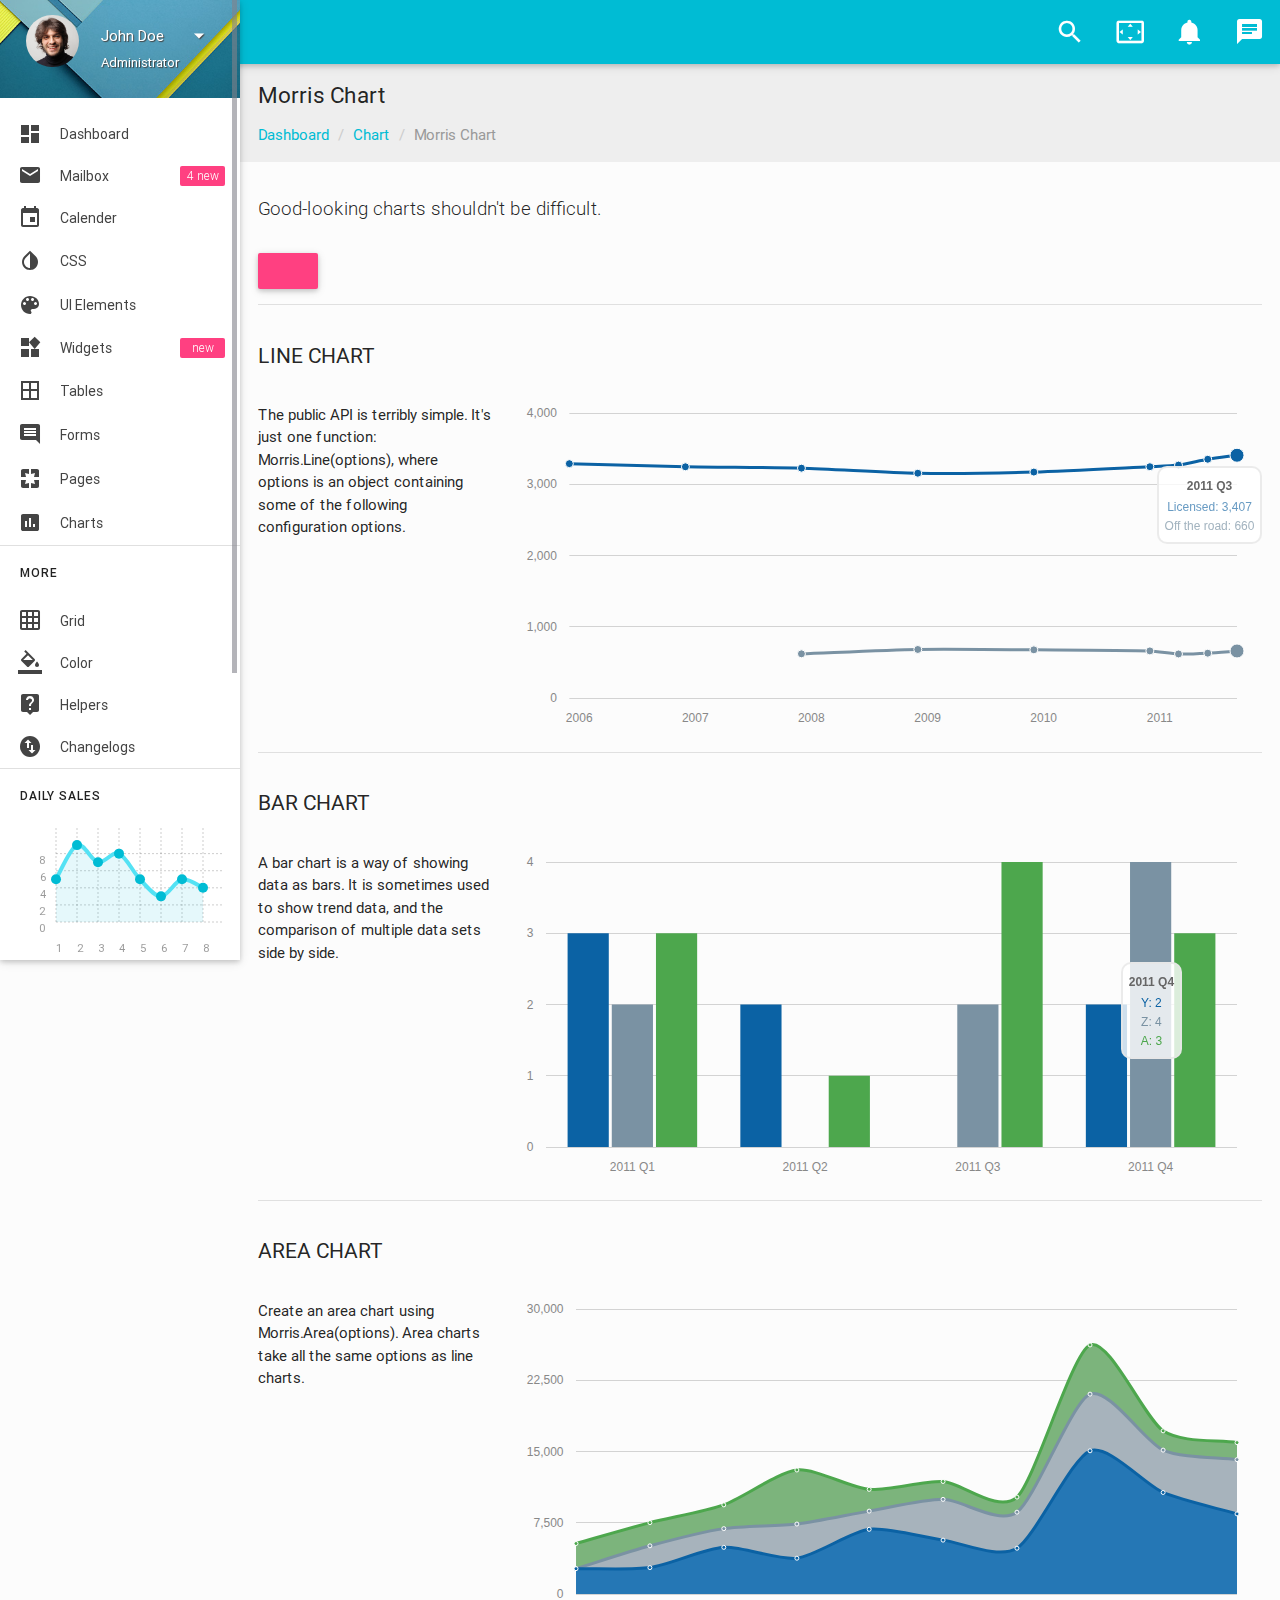
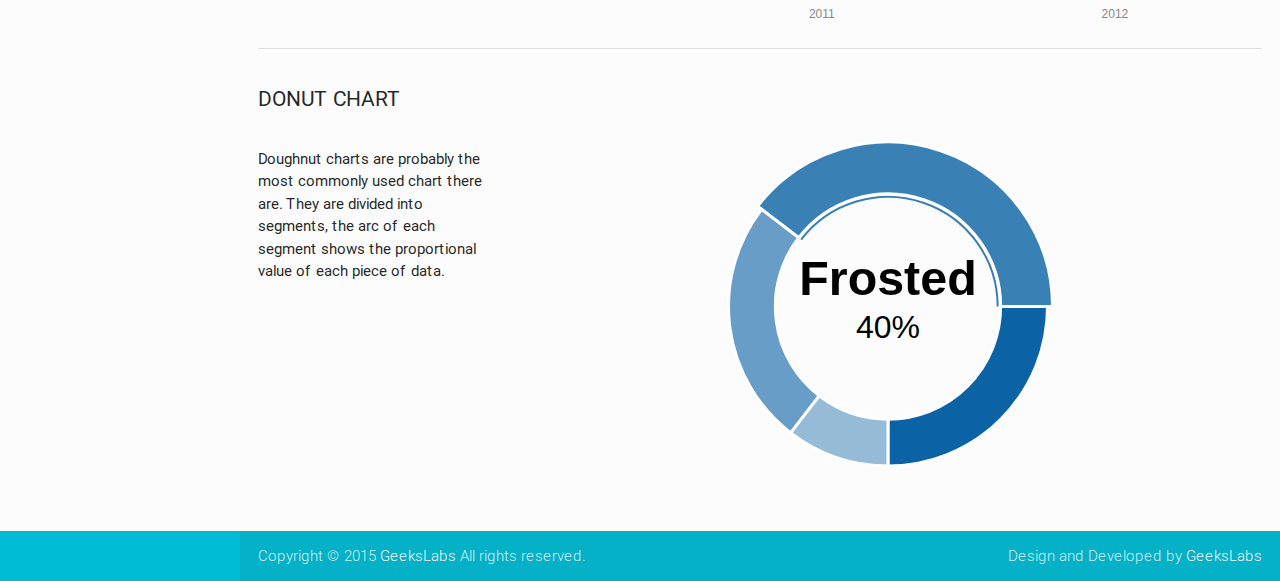
<file: charts-morris.html>
<!DOCTYPE html>
<html lang="en">

<!--================================================================================
	Item Name: Materialize - Material Design Admin Template
	Version: 1.0
	Author: GeeksLabs
	Author URL: http://www.themeforest.net/user/geekslabs
================================================================================ -->

<head>
  <meta http-equiv="Content-Type" content="text/html; charset=UTF-8">
  <meta name="viewport" content="width=device-width, initial-scale=1, maximum-scale=1.0, user-scalable=no">
  <meta http-equiv="X-UA-Compatible" content="IE=edge">
  <meta name="msapplication-tap-highlight" content="no">
  <meta name="description" content="Materialize is a Material Design Admin Template,It's modern, responsive and based on Material Design by Google. ">
  <meta name="keywords" content="materialize, admin template, dashboard template, flat admin template, responsive admin template,">
  <title>Morris Chart | Materialize - Material Design Admin Template</title>

  <!-- Favicons-->
  <link rel="icon" href="images/favicon/favicon-32x32.png" sizes="32x32">
  <!-- Favicons-->
  <link rel="apple-touch-icon-precomposed" href="images/favicon/apple-touch-icon-152x152.png">
  <!-- For iPhone -->
  <meta name="msapplication-TileColor" content="#00bcd4">
  <meta name="msapplication-TileImage" content="images/favicon/mstile-144x144.png">
  <!-- For Windows Phone -->


  <!-- CORE CSS-->
  
  <link href="css/materialize.css" type="text/css" rel="stylesheet" media="screen,projection">
  <link href="css/style.css" type="text/css" rel="stylesheet" media="screen,projection">


  <!-- INCLUDED PLUGIN CSS ON THIS PAGE -->
  <link href="css/prism.css" type="text/css" rel="stylesheet" media="screen,projection">
  <link href="js/plugins/perfect-scrollbar/perfect-scrollbar.css" type="text/css" rel="stylesheet" media="screen,projection">
  <link href="js/plugins/morris-chart/morris.css" type="text/css" rel="stylesheet" media="screen,projection"
  >
  <link href="js/plugins/chartist-js/chartist.min.css" type="text/css" rel="stylesheet" media="screen,projection">
</head>

<body>
  <!-- Start Page Loading -->
    <div id="loader-wrapper">
        <div id="loader"></div>        
        <div class="loader-section section-left"></div>
        <div class="loader-section section-right"></div>
    </div>
    <!-- End Page Loading -->

  <!-- //////////////////////////////////////////////////////////////////////////// -->

  <!-- START HEADER -->
  <header id="header" class="page-topbar">
        <!-- start header nav-->
        <div class="navbar-fixed">
            <nav class="cyan">
                <div class="nav-wrapper">
                    <h1 class="logo-wrapper"><a href="index.html" class="brand-logo darken-1"><img src="images/materialize-logo.png" alt="materialize logo"></a> <span class="logo-text">Materialize</span></h1>
                    <ul class="right hide-on-med-and-down">
                        <li class="search-out">
                            <input type="text" class="search-out-text">
                        </li>
                        <li>    
                            <a href="javascript:void(0);" class="waves-effect waves-block waves-light show-search"><i class="mdi-action-search"></i></a>                              
                        </li>
                        <li><a href="javascript:void(0);" class="waves-effect waves-block waves-light toggle-fullscreen"><i class="mdi-action-settings-overscan"></i></a>
                        </li>
                        <li><a href="javascript:void(0);" class="waves-effect waves-block waves-light"><i class="mdi-social-notifications"></i></a>
                        </li>
                        <!-- Dropdown Trigger -->                        
                        <li><a href="#" data-activates="chat-out" class="waves-effect waves-block waves-light chat-collapse"><i class="mdi-communication-chat"></i></a>
                        </li>
                    </ul>
                </div>
            </nav>
        </div>
        <!-- end header nav-->
  </header>
  <!-- END HEADER -->

  <!-- //////////////////////////////////////////////////////////////////////////// -->

  <!-- START MAIN -->
  <div id="main">
    <!-- START WRAPPER -->
    <div class="wrapper">

      <!-- START LEFT SIDEBAR NAV-->
      <aside id="left-sidebar-nav">
          <ul id="slide-out" class="side-nav fixed leftside-navigation">
              <li class="user-details cyan darken-2">
                  <div class="row">
                      <div class="col col s4 m4 l4">
                          <img src="images/avatar.jpg" alt="" class="circle responsive-img valign profile-image">
                      </div>
                      <div class="col col s8 m8 l8">
                          <ul id="profile-dropdown" class="dropdown-content">
                              <li><a href="#"><i class="mdi-action-face-unlock"></i> Profile</a>
                              </li>
                              <li><a href="#"><i class="mdi-action-settings"></i> Settings</a>
                              </li>
                              <li><a href="#"><i class="mdi-communication-live-help"></i> Help</a>
                              </li>
                              <li class="divider"></li>
                              <li><a href="#"><i class="mdi-action-lock-outline"></i> Lock</a>
                              </li>
                              <li><a href="#"><i class="mdi-hardware-keyboard-tab"></i> Logout</a>
                              </li>
                          </ul>
                          <a class="btn-flat dropdown-button waves-effect waves-light white-text profile-btn" href="#" data-activates="profile-dropdown">John Doe<i class="mdi-navigation-arrow-drop-down right"></i></a>
                          <p class="user-roal">Administrator</p>
                      </div>
                  </div>
              </li>
              <li class="bold"><a href="index.html" class="waves-effect waves-cyan"><i class="mdi-action-dashboard"></i> Dashboard</a>
              </li>
              <li class="bold"><a href="app-email.html" class="waves-effect waves-cyan"><i class="mdi-communication-email"></i> Mailbox <span class="new badge">4</span></a>
              </li>
              <li class="bold"><a href="app-calendar.html" class="waves-effect waves-cyan"><i class="mdi-editor-insert-invitation"></i> Calender</a>
              </li>
              <li class="no-padding">
                  <ul class="collapsible collapsible-accordion">
                      <li class="bold"><a class="collapsible-header waves-effect waves-cyan"><i class="mdi-action-invert-colors"></i> CSS</a>
                          <div class="collapsible-body">
                              <ul>
                                  <li><a href="css-typography.html">Typography</a>
                                  </li>                                        
                                  <li><a href="css-icons.html">Icons</a>
                                  </li>
                                  <li><a href="css-shadow.html">Shadow</a>
                                  </li>
                                  <li><a href="css-media.html">Media</a>
                                  </li>
                                  <li><a href="css-sass.html">Sass</a>
                                  </li>
                              </ul>
                          </div>
                      </li>
                      <li class="bold"><a class="collapsible-header  waves-effect waves-cyan"><i class="mdi-image-palette"></i> UI Elements</a>
                          <div class="collapsible-body">
                              <ul>
                                  <li><a href="ui-buttons.html">Buttons</a>
                                  </li>
                                  <li><a href="ui-badges.html">Badges</a>
                                  </li>
                                  <li><a href="ui-cards.html">Cards</a>
                                  </li>
                                  <li><a href="ui-collections.html">Collections</a>
                                  </li>
                                  <li><a href="ui-accordions.html">Accordian</a>
                                  </li>                                        
                                  <li><a href="ui-navbar.html">Navbar</a>
                                  </li>
                                  <li><a href="ui-pagination.html">Pagination</a>
                                  </li>
                                  <li><a href="ui-preloader.html">Preloader</a>
                                  </li>
                                  <li><a href="ui-modals.html">Modals</a>
                                  </li>
                                  <li><a href="ui-media.html">Media</a>
                                  </li>
                                  <li><a href="ui-toasts.html">Toasts</a>
                                  </li>
                                  <li><a href="ui-tooltip.html">Tooltip</a>
                                  </li>
                              </ul>
                          </div>
                      </li>
                      <li class="bold"><a href="app-widget.html" class="waves-effect waves-cyan"><i class="mdi-device-now-widgets"></i> Widgets <span class="new badge"></span></a>
                      </li>
                      <li class="bold"><a class="collapsible-header  waves-effect waves-cyan"><i class="mdi-editor-border-all"></i> Tables</a>
                          <div class="collapsible-body">
                              <ul>
                                  <li><a href="table-basic.html">Basic Tables</a>
                                  </li>
                                  <li><a href="table-data.html">Data Tables</a>
                                  </li>
                              </ul>
                          </div>
                      </li>
                      <li class="bold"><a class="collapsible-header  waves-effect waves-cyan"><i class="mdi-editor-insert-comment"></i> Forms</a>
                          <div class="collapsible-body">
                              <ul>
                                  <li><a href="form-elements.html">Form Elements</a>
                                  </li>
                                  <li><a href="form-layouts.html">Form Layouts</a>
                                  </li>
                              </ul>
                          </div>
                      </li>
                      <li class="bold"><a class="collapsible-header  waves-effect waves-cyan"><i class="mdi-social-pages"></i> Pages</a>
                          <div class="collapsible-body">
                              <ul>                                        
                                  <li><a href="page-login.html">Login</a>
                                  </li>
                                  <li><a href="page-register.html">Register</a>
                                  </li>
                                  <li><a href="page-lock-screen.html">Lock Screen</a>
                                  </li>
                                  <li><a href="page-invoice.html">Invoice</a>
                                  </li>
                                  <li><a href="page-404.html">404</a>
                                  </li>
                                  <li><a href="page-500.html">500</a>
                                  </li>
                                  <li><a href="page-blank.html">Blank</a>
                                  </li>
                              </ul>
                          </div>
                      </li>
                      <li class="bold"><a class="collapsible-header waves-effect waves-cyan"><i class="mdi-editor-insert-chart"></i> Charts</a>
                          <div class="collapsible-body">
                              <ul>
                                  <li><a href="charts-chartjs.html">Chart JS</a>
                                  </li>
                                  <li><a href="charts-chartist.html">Chartist</a>
                                  </li>
                                  <li><a href="charts-morris.html">Morris Charts</a>
                                  </li>
                                  <li><a href="charts-xcharts.html">xCharts</a>
                                  </li>
                                  <li><a href="charts-flotcharts.html">Flot Charts</a>
                                  </li>
                                  <li><a href="charts-sparklines.html">Sparkline Charts</a>
                                  </li>
                              </ul>
                          </div>
                      </li>
                  </ul>
              </li>
              <li class="li-hover"><div class="divider"></div></li>
              <li class="li-hover"><p class="ultra-small margin more-text">MORE</p></li>
              <li><a href="css-grid.html"><i class="mdi-image-grid-on"></i> Grid</a>
              </li>
              <li><a href="css-color.html"><i class="mdi-editor-format-color-fill"></i> Color</a>
              </li>
              <li><a href="css-helpers.html"><i class="mdi-communication-live-help"></i> Helpers</a>
              </li>
              <li><a href="changelogs.html"><i class="mdi-action-swap-vert-circle"></i> Changelogs</a>
              </li>
              <li class="li-hover"><div class="divider"></div></li>
              <li class="li-hover"><p class="ultra-small margin more-text">Daily Sales</p></li>
              <li class="li-hover">
                  <div class="row">
                      <div class="col s12 m12 l12">
                          <div class="sample-chart-wrapper">                            
                              <div class="ct-chart ct-golden-section" id="ct2-chart"></div>
                          </div>
                      </div>
                  </div>
              </li>
          </ul>
          <a href="#" data-activates="slide-out" class="sidebar-collapse btn-floating btn-medium waves-effect waves-light hide-on-large-only darken-2"><i class="mdi-navigation-menu" ></i></a>
      </aside>
      <!-- END LEFT SIDEBAR NAV-->

      <!-- //////////////////////////////////////////////////////////////////////////// -->

      <!-- START CONTENT -->
      <section id="content">

        <!--breadcrumbs start-->
        <div id="breadcrumbs-wrapper" class=" grey lighten-3">
          <div class="container">
            <div class="row">
              <div class="col s12 m12 l12">
                <h5 class="breadcrumbs-title">Morris Chart</h5>
                <ol class="breadcrumb">
                  <li><a href="index.html">Dashboard</a>
                  </li>
                  <li><a href="#">Chart</a>
                  </li>
                  <li class="active">Morris Chart</li>
                </ol>
              </div>
            </div>
          </div>
        </div>
        <!--breadcrumbs end-->


        <!--start container-->
        <div class="container">
          <div class="section">
            <p class="caption">Good-looking charts shouldn't be difficult.</p>
            <p><a href="http://morrisjs.github.io/morris.js/index.html" class="btn waves-effect pink accent-2 white-text" target="_blank"></a>
            </p>

            <div class="divider"></div>
            <!--Morris Line Chart-->
            <div id="morris-line-chart" class="section">
              <h4 class="header">Line Chart</h4>
              <div class="row">
                <div class="col s12 m4 l3">
                  <p>The public API is terribly simple. It's just one function: Morris.Line(options), where options is an object containing some of the following configuration options.</p>
                </div>
                <div class="col s12 m8 l9">
                  <div class="sample-chart-wrapper">
                    <div id="morris-line" class="graph"></div>
                  </div>
                </div>
              </div>
            </div>

            <div class="divider"></div>
            <!--Morris Bar Chart-->
            <div id="morris-bar-chart" class="section">
              <h4 class="header">Bar Chart</h4>
              <div class="row">
                <div class="col s12 m4 l3">
                  <p>A bar chart is a way of showing data as bars. It is sometimes used to show trend data, and the comparison of multiple data sets side by side.</p>
                </div>
                <div class="col s12 m8 l9">
                  <div class="sample-chart-wrapper">
                    <div id="morris-bar" class="graph"></div>
                  </div>
                </div>
              </div>
            </div>

            <div class="divider"></div>
            <!--Morris Area Chart-->
            <div id="morris-radar-chart" class="section">
              <h4 class="header">Area Chart</h4>
              <div class="row">
                <div class="col s12 m4 l3">
                  <p>Create an area chart using Morris.Area(options). Area charts take all the same options as line charts.</p>
                </div>
                <div class="col s12 m8 l9">
                  <div class="sample-chart-wrapper">
                    <div id="morris-area" class="graph"></div>
                  </div>
                </div>
              </div>
            </div>

            <div class="divider"></div>
            <!--Morris Donut Chart-->
            <div id="morris-donut-chart" class="section">
              <h4 class="header">Donut Chart</h4>
              <div class="row">
                <div class="col s12 m4 l3">
                  <p>Doughnut charts are probably the most commonly used chart there are. They are divided into segments, the arc of each segment shows the proportional value of each piece of data.</p>
                </div>
                <div class="col s12 m8 l9">
                  <div class="sample-chart-wrapper">
                    <div id="morris-donut" class="graph"></div>
                  </div>
                </div>
              </div>
            </div>

           

          </div>
        </div>
        <!--end container-->
      </section>
      <!-- END CONTENT -->

      <!-- //////////////////////////////////////////////////////////////////////////// -->
      <!-- START RIGHT SIDEBAR NAV-->
      <aside id="right-sidebar-nav">
        <ul id="chat-out" class="side-nav rightside-navigation">
            <li class="li-hover">
            <a href="#" data-activates="chat-out" class="chat-close-collapse right"><i class="mdi-navigation-close"></i></a>
            <div id="right-search" class="row">
                <form class="col s12">
                    <div class="input-field">
                        <i class="mdi-action-search prefix"></i>
                        <input id="icon_prefix" type="text" class="validate">
                        <label for="icon_prefix">Search</label>
                    </div>
                </form>
            </div>
            </li>
            <li class="li-hover">
                <ul class="chat-collapsible" data-collapsible="expandable">
                <li>
                    <div class="collapsible-header teal white-text active"><i class="mdi-social-whatshot"></i>Recent Activity</div>
                    <div class="collapsible-body recent-activity">
                        <div class="recent-activity-list chat-out-list row">
                            <div class="col s3 recent-activity-list-icon"><i class="mdi-action-add-shopping-cart"></i>
                            </div>
                            <div class="col s9 recent-activity-list-text">
                                <a href="#">just now</a>
                                <p>Jim Doe Purchased new equipments for zonal office.</p>
                            </div>
                        </div>
                        <div class="recent-activity-list chat-out-list row">
                            <div class="col s3 recent-activity-list-icon"><i class="mdi-device-airplanemode-on"></i>
                            </div>
                            <div class="col s9 recent-activity-list-text">
                                <a href="#">Yesterday</a>
                                <p>Your Next flight for USA will be on 15th August 2015.</p>
                            </div>
                        </div>
                        <div class="recent-activity-list chat-out-list row">
                            <div class="col s3 recent-activity-list-icon"><i class="mdi-action-settings-voice"></i>
                            </div>
                            <div class="col s9 recent-activity-list-text">
                                <a href="#">5 Days Ago</a>
                                <p>Natalya Parker Send you a voice mail for next conference.</p>
                            </div>
                        </div>
                        <div class="recent-activity-list chat-out-list row">
                            <div class="col s3 recent-activity-list-icon"><i class="mdi-action-store"></i>
                            </div>
                            <div class="col s9 recent-activity-list-text">
                                <a href="#">Last Week</a>
                                <p>Jessy Jay open a new store at S.G Road.</p>
                            </div>
                        </div>
                        <div class="recent-activity-list chat-out-list row">
                            <div class="col s3 recent-activity-list-icon"><i class="mdi-action-settings-voice"></i>
                            </div>
                            <div class="col s9 recent-activity-list-text">
                                <a href="#">5 Days Ago</a>
                                <p>Natalya Parker Send you a voice mail for next conference.</p>
                            </div>
                        </div>
                    </div>
                </li>
                <li>
                    <div class="collapsible-header light-blue white-text active"><i class="mdi-editor-attach-money"></i>Sales Repoart</div>
                    <div class="collapsible-body sales-repoart">
                        <div class="sales-repoart-list  chat-out-list row">
                            <div class="col s8">Target Salse</div>
                            <div class="col s4"><span id="sales-line-1"></span>
                            </div>
                        </div>
                        <div class="sales-repoart-list chat-out-list row">
                            <div class="col s8">Payment Due</div>
                            <div class="col s4"><span id="sales-bar-1"></span>
                            </div>
                        </div>
                        <div class="sales-repoart-list chat-out-list row">
                            <div class="col s8">Total Delivery</div>
                            <div class="col s4"><span id="sales-line-2"></span>
                            </div>
                        </div>
                        <div class="sales-repoart-list chat-out-list row">
                            <div class="col s8">Total Progress</div>
                            <div class="col s4"><span id="sales-bar-2"></span>
                            </div>
                        </div>
                    </div>
                </li>
                <li>
                    <div class="collapsible-header red white-text"><i class="mdi-action-stars"></i>Favorite Associates</div>
                    <div class="collapsible-body favorite-associates">
                        <div class="favorite-associate-list chat-out-list row">
                            <div class="col s4"><img src="images/avatar.jpg" alt="" class="circle responsive-img online-user valign profile-image">
                            </div>
                            <div class="col s8">
                                <p>Eileen Sideways</p>
                                <p class="place">Los Angeles, CA</p>
                            </div>
                        </div>
                        <div class="favorite-associate-list chat-out-list row">
                            <div class="col s4"><img src="images/avatar.jpg" alt="" class="circle responsive-img online-user valign profile-image">
                            </div>
                            <div class="col s8">
                                <p>Zaham Sindil</p>
                                <p class="place">San Francisco, CA</p>
                            </div>
                        </div>
                        <div class="favorite-associate-list chat-out-list row">
                            <div class="col s4"><img src="images/avatar.jpg" alt="" class="circle responsive-img offline-user valign profile-image">
                            </div>
                            <div class="col s8">
                                <p>Renov Leongal</p>
                                <p class="place">Cebu City, Philippines</p>
                            </div>
                        </div>
                        <div class="favorite-associate-list chat-out-list row">
                            <div class="col s4"><img src="images/avatar.jpg" alt="" class="circle responsive-img online-user valign profile-image">
                            </div>
                            <div class="col s8">
                                <p>Weno Carasbong</p>
                                <p>Tokyo, Japan</p>
                            </div>
                        </div>
                        <div class="favorite-associate-list chat-out-list row">
                            <div class="col s4"><img src="images/avatar.jpg" alt="" class="circle responsive-img offline-user valign profile-image">
                            </div>
                            <div class="col s8">
                                <p>Nusja Nawancali</p>
                                <p class="place">Bangkok, Thailand</p>
                            </div>
                        </div>
                    </div>
                </li>
                </ul>
            </li>
        </ul>
      </aside>
      <!-- LEFT RIGHT SIDEBAR NAV-->

    </div>
    <!-- END WRAPPER -->

  </div>
  <!-- END MAIN -->



  <!-- //////////////////////////////////////////////////////////////////////////// -->

  <!-- START FOOTER -->
  <footer class="page-footer">
    <div class="footer-copyright">
      <div class="container">
        <span>Copyright © 2015 <a class="grey-text text-lighten-4" href="http://themeforest.net/user/geekslabs/portfolio?ref=geekslabs" target="_blank">GeeksLabs</a> All rights reserved.</span>
        <span class="right"> Design and Developed by <a class="grey-text text-lighten-4" href="http://geekslabs.com/">GeeksLabs</a></span>
        </div>
    </div>
  </footer>
  <!-- END FOOTER -->



    <!-- ================================================
    Scripts
    ================================================ -->
    
    <!-- jQuery Library -->
    <script type="text/javascript" src="js/jquery-1.11.2.min.js"></script>    
    <!--materialize js-->
    <script type="text/javascript" src="js/materialize.min.js"></script>
    <!--scrollbar-->
    <script type="text/javascript" src="js/plugins/perfect-scrollbar/perfect-scrollbar.min.js"></script>
    
    <!-- chartist -->
    <script type="text/javascript" src="js/plugins/chartist-js/chartist.min.js"></script>   
    
    <!-- morris -->
    <script type="text/javascript" src="js/raphael-min.js"></script>
    <script type="text/javascript" src="js/plugins/morris-chart/morris.min.js"></script>
    <script type="text/javascript" src="js/plugins/morris-chart/morris-script.js"></script>


    <!--plugins.js - Some Specific JS codes for Plugin Settings-->
    <script type="text/javascript" src="js/plugins.js"></script>
</body>

</html>
</file>
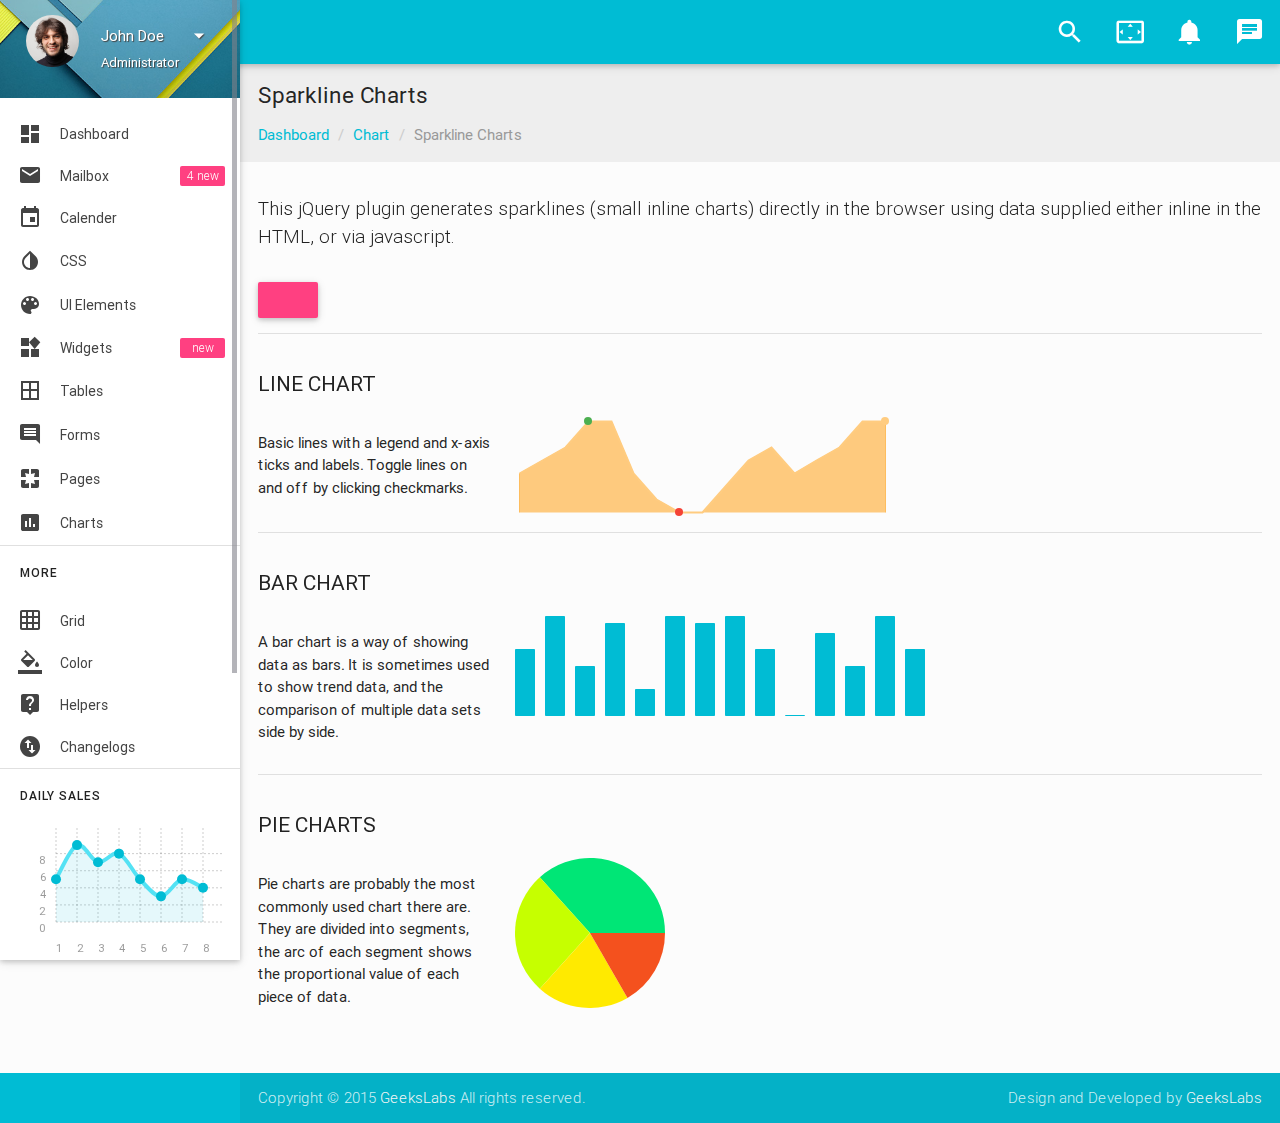
<file: charts-sparklines.html>
<!DOCTYPE html>
<html lang="en">

<!--================================================================================
	Item Name: Materialize - Material Design Admin Template
	Version: 1.0
	Author: GeeksLabs
	Author URL: http://www.themeforest.net/user/geekslabs
================================================================================ -->

<head>
  <meta http-equiv="Content-Type" content="text/html; charset=UTF-8">
  <meta name="viewport" content="width=device-width, initial-scale=1, maximum-scale=1.0, user-scalable=no">
  <meta http-equiv="X-UA-Compatible" content="IE=edge">
  <meta name="msapplication-tap-highlight" content="no">
  <meta name="description" content="Materialize is a Material Design Admin Template,It's modern, responsive and based on Material Design by Google. ">
  <meta name="keywords" content="materialize, admin template, dashboard template, flat admin template, responsive admin template,">
  <title>Sparkline Chart | Materialize - Material Design Admin Template</title>

  <!-- Favicons-->
  <link rel="icon" href="images/favicon/favicon-32x32.png" sizes="32x32">
  <!-- Favicons-->
  <link rel="apple-touch-icon-precomposed" href="images/favicon/apple-touch-icon-152x152.png">
  <!-- For iPhone -->
  <meta name="msapplication-TileColor" content="#00bcd4">
  <meta name="msapplication-TileImage" content="images/favicon/mstile-144x144.png">
  <!-- For Windows Phone -->


  <!-- CSS-->
  
  <link href="css/materialize.css" type="text/css" rel="stylesheet" media="screen,projection">
  <link href="css/style.css" type="text/css" rel="stylesheet" media="screen,projection">


  <!-- INCLUDED PLUGIN CSS ON THIS PAGE -->
  <link href="css/prism.css" type="text/css" rel="stylesheet" media="screen,projection">
  <link href="js/plugins/perfect-scrollbar/perfect-scrollbar.css" type="text/css" rel="stylesheet" media="screen,projection">
  <link href="js/plugins/chartist-js/chartist.min.css" type="text/css" rel="stylesheet" media="screen,projection">
</head>

<body>
    <!-- Start Page Loading -->
    <div id="loader-wrapper">
        <div id="loader"></div>        
        <div class="loader-section section-left"></div>
        <div class="loader-section section-right"></div>
    </div>
    <!-- End Page Loading -->

  <!-- //////////////////////////////////////////////////////////////////////////// -->

  <!-- START HEADER -->
  <header id="header" class="page-topbar">
        <!-- start header nav-->
        <div class="navbar-fixed">
            <nav class="cyan">
                <div class="nav-wrapper">
                    <h1 class="logo-wrapper"><a href="index.html" class="brand-logo darken-1"><img src="images/materialize-logo.png" alt="materialize logo"></a> <span class="logo-text">Materialize</span></h1>
                    <ul class="right hide-on-med-and-down">
                        <li class="search-out">
                            <input type="text" class="search-out-text">
                        </li>
                        <li>    
                            <a href="javascript:void(0);" class="waves-effect waves-block waves-light show-search"><i class="mdi-action-search"></i></a>                              
                        </li>
                        <li><a href="javascript:void(0);" class="waves-effect waves-block waves-light toggle-fullscreen"><i class="mdi-action-settings-overscan"></i></a>
                        </li>
                        <li><a href="javascript:void(0);" class="waves-effect waves-block waves-light"><i class="mdi-social-notifications"></i></a>
                        </li>
                        <!-- Dropdown Trigger -->                        
                        <li><a href="#" data-activates="chat-out" class="waves-effect waves-block waves-light chat-collapse"><i class="mdi-communication-chat"></i></a>
                        </li>
                    </ul>
                </div>
            </nav>
        </div>
        <!-- end header nav-->
  </header>
  <!-- END HEADER -->

  <!-- //////////////////////////////////////////////////////////////////////////// -->

  <!-- START MAIN -->
  <div id="main">
    <!-- START WRAPPER -->
    <div class="wrapper">

      <!-- START LEFT SIDEBAR NAV-->
      <aside id="left-sidebar-nav">
          <ul id="slide-out" class="side-nav fixed leftside-navigation">
              <li class="user-details cyan darken-2">
                  <div class="row">
                      <div class="col col s4 m4 l4">
                          <img src="images/avatar.jpg" alt="" class="circle responsive-img valign profile-image">
                      </div>
                      <div class="col col s8 m8 l8">
                          <ul id="profile-dropdown" class="dropdown-content">
                              <li><a href="#"><i class="mdi-action-face-unlock"></i> Profile</a>
                              </li>
                              <li><a href="#"><i class="mdi-action-settings"></i> Settings</a>
                              </li>
                              <li><a href="#"><i class="mdi-communication-live-help"></i> Help</a>
                              </li>
                              <li class="divider"></li>
                              <li><a href="#"><i class="mdi-action-lock-outline"></i> Lock</a>
                              </li>
                              <li><a href="#"><i class="mdi-hardware-keyboard-tab"></i> Logout</a>
                              </li>
                          </ul>
                          <a class="btn-flat dropdown-button waves-effect waves-light white-text profile-btn" href="#" data-activates="profile-dropdown">John Doe<i class="mdi-navigation-arrow-drop-down right"></i></a>
                          <p class="user-roal">Administrator</p>
                      </div>
                  </div>
              </li>
              <li class="bold"><a href="index.html" class="waves-effect waves-cyan"><i class="mdi-action-dashboard"></i> Dashboard</a>
              </li>
              <li class="bold"><a href="app-email.html" class="waves-effect waves-cyan"><i class="mdi-communication-email"></i> Mailbox <span class="new badge">4</span></a>
              </li>
              <li class="bold"><a href="app-calendar.html" class="waves-effect waves-cyan"><i class="mdi-editor-insert-invitation"></i> Calender</a>
              </li>
              <li class="no-padding">
                  <ul class="collapsible collapsible-accordion">
                      <li class="bold"><a class="collapsible-header waves-effect waves-cyan"><i class="mdi-action-invert-colors"></i> CSS</a>
                          <div class="collapsible-body">
                              <ul>
                                  <li><a href="css-typography.html">Typography</a>
                                  </li>                                        
                                  <li><a href="css-icons.html">Icons</a>
                                  </li>
                                  <li><a href="css-shadow.html">Shadow</a>
                                  </li>
                                  <li><a href="css-media.html">Media</a>
                                  </li>
                                  <li><a href="css-sass.html">Sass</a>
                                  </li>
                              </ul>
                          </div>
                      </li>
                      <li class="bold"><a class="collapsible-header  waves-effect waves-cyan"><i class="mdi-image-palette"></i> UI Elements</a>
                          <div class="collapsible-body">
                              <ul>
                                  <li><a href="ui-buttons.html">Buttons</a>
                                  </li>
                                  <li><a href="ui-badges.html">Badges</a>
                                  </li>
                                  <li><a href="ui-cards.html">Cards</a>
                                  </li>
                                  <li><a href="ui-collections.html">Collections</a>
                                  </li>
                                  <li><a href="ui-accordions.html">Accordian</a>
                                  </li>                                        
                                  <li><a href="ui-navbar.html">Navbar</a>
                                  </li>
                                  <li><a href="ui-pagination.html">Pagination</a>
                                  </li>
                                  <li><a href="ui-preloader.html">Preloader</a>
                                  </li>
                                  <li><a href="ui-modals.html">Modals</a>
                                  </li>
                                  <li><a href="ui-media.html">Media</a>
                                  </li>
                                  <li><a href="ui-toasts.html">Toasts</a>
                                  </li>
                                  <li><a href="ui-tooltip.html">Tooltip</a>
                                  </li>
                              </ul>
                          </div>
                      </li>
                      <li class="bold"><a href="app-widget.html" class="waves-effect waves-cyan"><i class="mdi-device-now-widgets"></i> Widgets <span class="new badge"></span></a>
                      </li>
                      <li class="bold"><a class="collapsible-header  waves-effect waves-cyan"><i class="mdi-editor-border-all"></i> Tables</a>
                          <div class="collapsible-body">
                              <ul>
                                  <li><a href="table-basic.html">Basic Tables</a>
                                  </li>
                                  <li><a href="table-data.html">Data Tables</a>
                                  </li>
                              </ul>
                          </div>
                      </li>
                      <li class="bold"><a class="collapsible-header  waves-effect waves-cyan"><i class="mdi-editor-insert-comment"></i> Forms</a>
                          <div class="collapsible-body">
                              <ul>
                                  <li><a href="form-elements.html">Form Elements</a>
                                  </li>
                                  <li><a href="form-layouts.html">Form Layouts</a>
                                  </li>
                              </ul>
                          </div>
                      </li>
                      <li class="bold"><a class="collapsible-header  waves-effect waves-cyan"><i class="mdi-social-pages"></i> Pages</a>
                          <div class="collapsible-body">
                              <ul>                                        
                                  <li><a href="page-login.html">Login</a>
                                  </li>
                                  <li><a href="page-register.html">Register</a>
                                  </li>
                                  <li><a href="page-lock-screen.html">Lock Screen</a>
                                  </li>
                                  <li><a href="page-invoice.html">Invoice</a>
                                  </li>
                                  <li><a href="page-404.html">404</a>
                                  </li>
                                  <li><a href="page-500.html">500</a>
                                  </li>
                                  <li><a href="page-blank.html">Blank</a>
                                  </li>
                              </ul>
                          </div>
                      </li>
                      <li class="bold"><a class="collapsible-header waves-effect waves-cyan"><i class="mdi-editor-insert-chart"></i> Charts</a>
                          <div class="collapsible-body">
                              <ul>
                                  <li><a href="charts-chartjs.html">Chart JS</a>
                                  </li>
                                  <li><a href="charts-chartist.html">Chartist</a>
                                  </li>
                                  <li><a href="charts-morris.html">Morris Charts</a>
                                  </li>
                                  <li><a href="charts-xcharts.html">xCharts</a>
                                  </li>
                                  <li><a href="charts-flotcharts.html">Flot Charts</a>
                                  </li>
                                  <li><a href="charts-sparklines.html">Sparkline Charts</a>
                                  </li>
                              </ul>
                          </div>
                      </li>
                  </ul>
              </li>
              <li class="li-hover"><div class="divider"></div></li>
              <li class="li-hover"><p class="ultra-small margin more-text">MORE</p></li>
              <li><a href="css-grid.html"><i class="mdi-image-grid-on"></i> Grid</a>
              </li>
              <li><a href="css-color.html"><i class="mdi-editor-format-color-fill"></i> Color</a>
              </li>
              <li><a href="css-helpers.html"><i class="mdi-communication-live-help"></i> Helpers</a>
              </li>
              <li><a href="changelogs.html"><i class="mdi-action-swap-vert-circle"></i> Changelogs</a>
              </li>
              <li class="li-hover"><div class="divider"></div></li>
              <li class="li-hover"><p class="ultra-small margin more-text">Daily Sales</p></li>
              <li class="li-hover">
                  <div class="row">
                      <div class="col s12 m12 l12">
                          <div class="sample-chart-wrapper">                            
                              <div class="ct-chart ct-golden-section" id="ct2-chart"></div>
                          </div>
                      </div>
                  </div>
              </li>
          </ul>
          <a href="#" data-activates="slide-out" class="sidebar-collapse btn-floating btn-medium waves-effect waves-light hide-on-large-only darken-2"><i class="mdi-navigation-menu" ></i></a>
      </aside>
      <!-- END LEFT SIDEBAR NAV-->

      <!-- //////////////////////////////////////////////////////////////////////////// -->

      <!-- START CONTENT -->
      <section id="content">

        <!--breadcrumbs start-->
        <div id="breadcrumbs-wrapper" class=" grey lighten-3">
          <div class="container">
            <div class="row">
              <div class="col s12 m12 l12">
                <h5 class="breadcrumbs-title">Sparkline Charts</h5>
                <ol class="breadcrumb">
                  <li><a href="index.html">Dashboard</a>
                  </li>
                  <li><a href="#">Chart</a>
                  </li>
                  <li class="active">Sparkline Charts</li>
                </ol>
              </div>
            </div>
          </div>
        </div>
        <!--breadcrumbs end-->


        <!--start container-->
        <div class="container">
          <div class="section">
            <p class="caption">This jQuery plugin generates sparklines (small inline charts) directly in the browser using data supplied either inline in the HTML, or via javascript.</p>
            <p><a href="http://omnipotent.net/jquery.sparkline/#s-docs" class="btn waves-effect pink accent-2 white-text" target="_blank"></a>
            </p>

            <div class="divider"></div>
            <!--chartjs-->
            <div id="chartjs" class="section">
              <h4 class="header">Line Chart</h4>
              <div class="row">
                <div class="col s12 m4 l3">
                  <p>Basic lines with a legend and x-axis ticks and labels. Toggle lines on and off by clicking checkmarks.</p>
                </div>
                <div class="col s12 m8 l9">
                  <div class="sample-chart-wrapper">
                    <div id="line-chart-sample"></div>
                  </div>
                </div>
              </div>
            </div>

            <div class="divider"></div>
            <!--Bar Chart-->
            <div id="chartjs-bar-chart" class="section">
              <h4 class="header">Bar Chart</h4>
              <div class="row">
                <div class="col s12 m4 l3">
                  <p>A bar chart is a way of showing data as bars. It is sometimes used to show trend data, and the comparison of multiple data sets side by side.</p>
                </div>
                <div class="col s12 m8 l9">
                  <div class="sample-chart-wrapper">
                    <div id="bar-chart-sample"></div>
                  </div>
                </div>
              </div>
            </div>

            <div class="divider"></div>
            <!--Pie & Doughnut Charts-->
            <div id="chartjs-pie-chart" class="section">
              <h4 class="header">Pie Charts</h4>
              <div class="row">
                <div class="col s12 m4 l3">
                  <p>Pie charts are probably the most commonly used chart there are. They are divided into segments, the arc of each segment shows the proportional value of each piece of data.</p>
                </div>
                <div class="col s12 m8 l9">
                  <div id="pie-chart-sample"></div>
                </div>
              </div>
            </div>
            
          </div>
        </div>
        <!--end container-->
      </section>
      <!-- END CONTENT -->

      <!-- //////////////////////////////////////////////////////////////////////////// -->
      <!-- START RIGHT SIDEBAR NAV-->
      <aside id="right-sidebar-nav">
        <ul id="chat-out" class="side-nav rightside-navigation">
            <li class="li-hover">
            <a href="#" data-activates="chat-out" class="chat-close-collapse right"><i class="mdi-navigation-close"></i></a>
            <div id="right-search" class="row">
                <form class="col s12">
                    <div class="input-field">
                        <i class="mdi-action-search prefix"></i>
                        <input id="icon_prefix" type="text" class="validate">
                        <label for="icon_prefix">Search</label>
                    </div>
                </form>
            </div>
            </li>
            <li class="li-hover">
                <ul class="chat-collapsible" data-collapsible="expandable">
                <li>
                    <div class="collapsible-header teal white-text active"><i class="mdi-social-whatshot"></i>Recent Activity</div>
                    <div class="collapsible-body recent-activity">
                        <div class="recent-activity-list chat-out-list row">
                            <div class="col s3 recent-activity-list-icon"><i class="mdi-action-add-shopping-cart"></i>
                            </div>
                            <div class="col s9 recent-activity-list-text">
                                <a href="#">just now</a>
                                <p>Jim Doe Purchased new equipments for zonal office.</p>
                            </div>
                        </div>
                        <div class="recent-activity-list chat-out-list row">
                            <div class="col s3 recent-activity-list-icon"><i class="mdi-device-airplanemode-on"></i>
                            </div>
                            <div class="col s9 recent-activity-list-text">
                                <a href="#">Yesterday</a>
                                <p>Your Next flight for USA will be on 15th August 2015.</p>
                            </div>
                        </div>
                        <div class="recent-activity-list chat-out-list row">
                            <div class="col s3 recent-activity-list-icon"><i class="mdi-action-settings-voice"></i>
                            </div>
                            <div class="col s9 recent-activity-list-text">
                                <a href="#">5 Days Ago</a>
                                <p>Natalya Parker Send you a voice mail for next conference.</p>
                            </div>
                        </div>
                        <div class="recent-activity-list chat-out-list row">
                            <div class="col s3 recent-activity-list-icon"><i class="mdi-action-store"></i>
                            </div>
                            <div class="col s9 recent-activity-list-text">
                                <a href="#">Last Week</a>
                                <p>Jessy Jay open a new store at S.G Road.</p>
                            </div>
                        </div>
                        <div class="recent-activity-list chat-out-list row">
                            <div class="col s3 recent-activity-list-icon"><i class="mdi-action-settings-voice"></i>
                            </div>
                            <div class="col s9 recent-activity-list-text">
                                <a href="#">5 Days Ago</a>
                                <p>Natalya Parker Send you a voice mail for next conference.</p>
                            </div>
                        </div>
                    </div>
                </li>
                <li>
                    <div class="collapsible-header light-blue white-text active"><i class="mdi-editor-attach-money"></i>Sales Repoart</div>
                    <div class="collapsible-body sales-repoart">
                        <div class="sales-repoart-list  chat-out-list row">
                            <div class="col s8">Target Salse</div>
                            <div class="col s4"><span id="sales-line-1"></span>
                            </div>
                        </div>
                        <div class="sales-repoart-list chat-out-list row">
                            <div class="col s8">Payment Due</div>
                            <div class="col s4"><span id="sales-bar-1"></span>
                            </div>
                        </div>
                        <div class="sales-repoart-list chat-out-list row">
                            <div class="col s8">Total Delivery</div>
                            <div class="col s4"><span id="sales-line-2"></span>
                            </div>
                        </div>
                        <div class="sales-repoart-list chat-out-list row">
                            <div class="col s8">Total Progress</div>
                            <div class="col s4"><span id="sales-bar-2"></span>
                            </div>
                        </div>
                    </div>
                </li>
                <li>
                    <div class="collapsible-header red white-text"><i class="mdi-action-stars"></i>Favorite Associates</div>
                    <div class="collapsible-body favorite-associates">
                        <div class="favorite-associate-list chat-out-list row">
                            <div class="col s4"><img src="images/avatar.jpg" alt="" class="circle responsive-img online-user valign profile-image">
                            </div>
                            <div class="col s8">
                                <p>Eileen Sideways</p>
                                <p class="place">Los Angeles, CA</p>
                            </div>
                        </div>
                        <div class="favorite-associate-list chat-out-list row">
                            <div class="col s4"><img src="images/avatar.jpg" alt="" class="circle responsive-img online-user valign profile-image">
                            </div>
                            <div class="col s8">
                                <p>Zaham Sindil</p>
                                <p class="place">San Francisco, CA</p>
                            </div>
                        </div>
                        <div class="favorite-associate-list chat-out-list row">
                            <div class="col s4"><img src="images/avatar.jpg" alt="" class="circle responsive-img offline-user valign profile-image">
                            </div>
                            <div class="col s8">
                                <p>Renov Leongal</p>
                                <p class="place">Cebu City, Philippines</p>
                            </div>
                        </div>
                        <div class="favorite-associate-list chat-out-list row">
                            <div class="col s4"><img src="images/avatar.jpg" alt="" class="circle responsive-img online-user valign profile-image">
                            </div>
                            <div class="col s8">
                                <p>Weno Carasbong</p>
                                <p>Tokyo, Japan</p>
                            </div>
                        </div>
                        <div class="favorite-associate-list chat-out-list row">
                            <div class="col s4"><img src="images/avatar.jpg" alt="" class="circle responsive-img offline-user valign profile-image">
                            </div>
                            <div class="col s8">
                                <p>Nusja Nawancali</p>
                                <p class="place">Bangkok, Thailand</p>
                            </div>
                        </div>
                    </div>
                </li>
                </ul>
            </li>
        </ul>
      </aside>
      <!-- LEFT RIGHT SIDEBAR NAV-->

    </div>
    <!-- END WRAPPER -->

  </div>
  <!-- END MAIN -->



  <!-- //////////////////////////////////////////////////////////////////////////// -->

  <!-- START FOOTER -->
  <footer class="page-footer">
    <div class="footer-copyright">
      <div class="container">
        <span>Copyright © 2015 <a class="grey-text text-lighten-4" href="http://themeforest.net/user/geekslabs/portfolio?ref=geekslabs" target="_blank">GeeksLabs</a> All rights reserved.</span>
        <span class="right"> Design and Developed by <a class="grey-text text-lighten-4" href="http://geekslabs.com/">GeeksLabs</a></span>
        </div>
    </div>
  </footer>
  <!-- END FOOTER -->



    <!-- ================================================
    Scripts
    ================================================ -->
    
    <!-- jQuery Library -->
    <script type="text/javascript" src="js/jquery-1.11.2.min.js"></script>    
    <!--materialize js-->
    <script type="text/javascript" src="js/materialize.min.js"></script>
    <!--scrollbar-->
    <script type="text/javascript" src="js/plugins/perfect-scrollbar/perfect-scrollbar.min.js"></script>
    
    <!-- chartist -->
    <script type="text/javascript" src="js/plugins/chartist-js/chartist.min.js"></script>   
    
    <!-- chartjs -->
    <script type="text/javascript" src="js/plugins/sparkline/jquery.sparkline.min.js"></script>
    <script type="text/javascript" src="js/plugins/sparkline/sparkline-script.js"></script>


    <!--plugins.js - Some Specific JS codes for Plugin Settings-->
    <script type="text/javascript" src="js/plugins.js"></script>
</body>

</html>
</file>
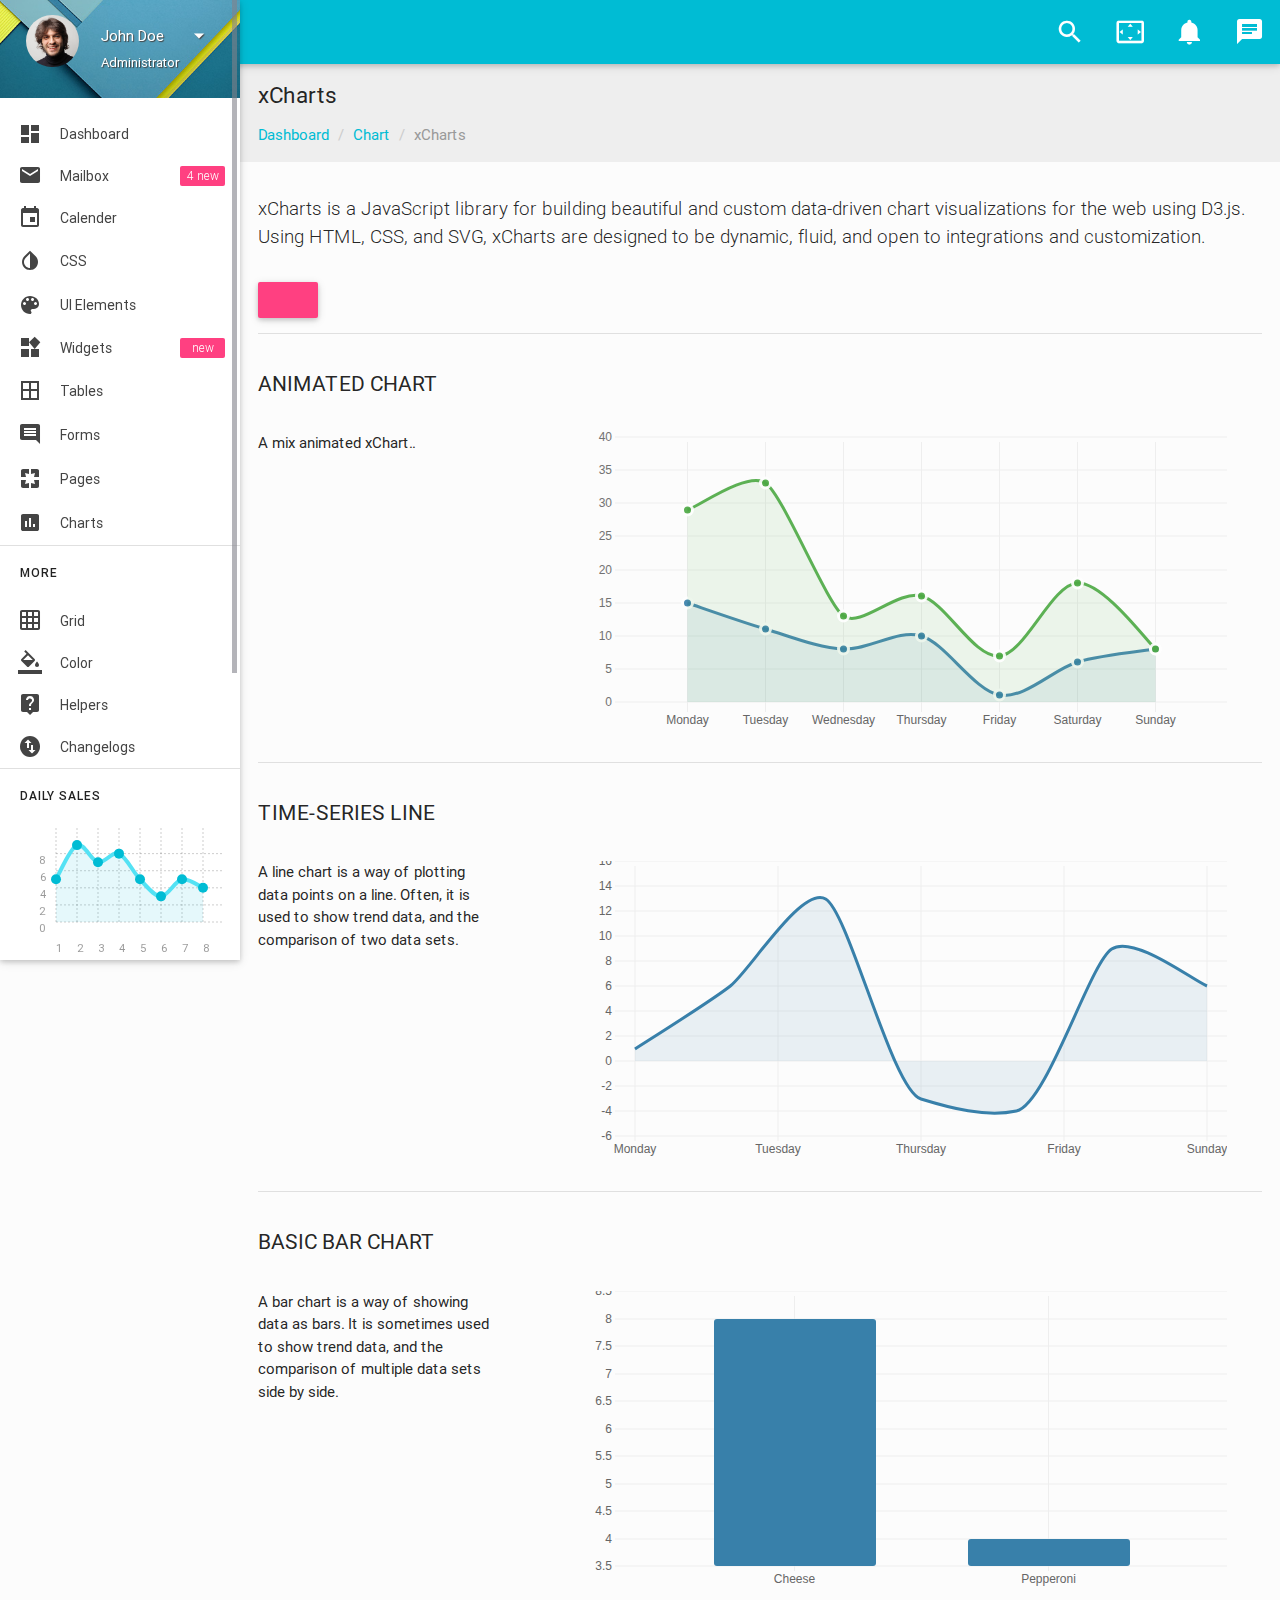
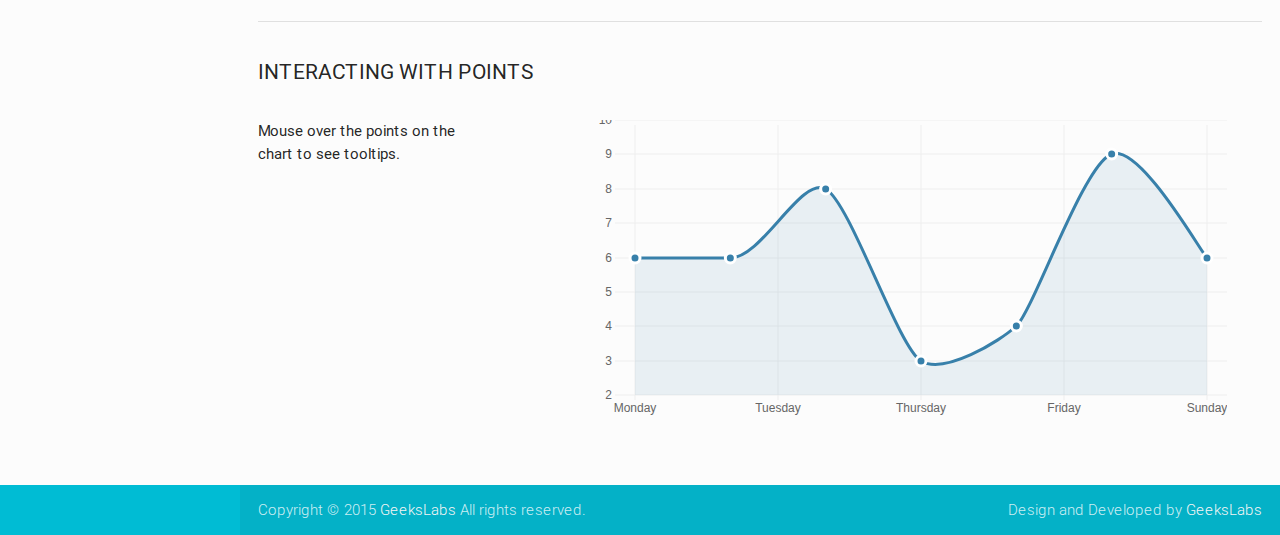
<file: charts-xcharts.html>
<!DOCTYPE html>
<html lang="en">

<!--================================================================================
	Item Name: Materialize - Material Design Admin Template
	Version: 1.0
	Author: GeeksLabs
	Author URL: http://www.themeforest.net/user/geekslabs
================================================================================ -->

<head>
  <meta http-equiv="Content-Type" content="text/html; charset=UTF-8">
  <meta name="viewport" content="width=device-width, initial-scale=1, maximum-scale=1.0, user-scalable=no">
  <meta http-equiv="X-UA-Compatible" content="IE=edge">
  <meta name="msapplication-tap-highlight" content="no">
  <meta name="description" content="Materialize is a Material Design Admin Template,It's modern, responsive and based on Material Design by Google. ">
  <meta name="keywords" content="materialize, admin template, dashboard template, flat admin template, responsive admin template,">
  <title>xCharts | Materialize - Material Design Admin Template</title>

  <!-- Favicons-->
  <link rel="icon" href="images/favicon/favicon-32x32.png" sizes="32x32">
  <!-- Favicons-->
  <link rel="apple-touch-icon-precomposed" href="images/favicon/apple-touch-icon-152x152.png">
  <!-- For iPhone -->
  <meta name="msapplication-TileColor" content="#00bcd4">
  <meta name="msapplication-TileImage" content="images/favicon/mstile-144x144.png">
  <!-- For Windows Phone -->


  <!-- CORE CSS-->
  
  <link href="css/materialize.css" type="text/css" rel="stylesheet" media="screen,projection">
  <link href="css/style.css" type="text/css" rel="stylesheet" media="screen,projection">


  <!-- INCLUDED PLUGIN CSS ON THIS PAGE -->
  <link href="css/prism.css" type="text/css" rel="stylesheet" media="screen,projection">
  <link href="js/plugins/perfect-scrollbar/perfect-scrollbar.css" type="text/css" rel="stylesheet" media="screen,projection">
  
  <!--xCharts css-->
  <link href="js/plugins/xcharts/xcharts.min.css" type="text/css" rel="stylesheet" media="screen,projection">
  <link href="js/plugins/chartist-js/chartist.min.css" type="text/css" rel="stylesheet" media="screen,projection">
</head>

<body>
  <!-- Start Page Loading -->
  <div id="loader-wrapper">
      <div id="loader"></div>        
      <div class="loader-section section-left"></div>
      <div class="loader-section section-right"></div>
  </div>
  <!-- End Page Loading -->

  <!-- //////////////////////////////////////////////////////////////////////////// -->

  <!-- START HEADER -->
  <header id="header" class="page-topbar">
        <!-- start header nav-->
        <div class="navbar-fixed">
            <nav class="cyan">
                <div class="nav-wrapper">
                    <h1 class="logo-wrapper"><a href="index.html" class="brand-logo darken-1"><img src="images/materialize-logo.png" alt="materialize logo"></a> <span class="logo-text">Materialize</span></h1>
                    <ul class="right hide-on-med-and-down">
                        <li class="search-out">
                            <input type="text" class="search-out-text">
                        </li>
                        <li>    
                            <a href="javascript:void(0);" class="waves-effect waves-block waves-light show-search"><i class="mdi-action-search"></i></a>                              
                        </li>
                        <li><a href="javascript:void(0);" class="waves-effect waves-block waves-light toggle-fullscreen"><i class="mdi-action-settings-overscan"></i></a>
                        </li>
                        <li><a href="javascript:void(0);" class="waves-effect waves-block waves-light"><i class="mdi-social-notifications"></i></a>
                        </li>
                        <!-- Dropdown Trigger -->                        
                        <li><a href="#" data-activates="chat-out" class="waves-effect waves-block waves-light chat-collapse"><i class="mdi-communication-chat"></i></a>
                        </li>
                    </ul>
                </div>
            </nav>
        </div>
        <!-- end header nav-->
  </header>
  <!-- END HEADER -->

  <!-- //////////////////////////////////////////////////////////////////////////// -->

  <!-- START MAIN -->
  <div id="main">
    <!-- START WRAPPER -->
    <div class="wrapper">

      <!-- START LEFT SIDEBAR NAV-->
      <aside id="left-sidebar-nav">
          <ul id="slide-out" class="side-nav fixed leftside-navigation">
              <li class="user-details cyan darken-2">
                  <div class="row">
                      <div class="col col s4 m4 l4">
                          <img src="images/avatar.jpg" alt="" class="circle responsive-img valign profile-image">
                      </div>
                      <div class="col col s8 m8 l8">
                          <ul id="profile-dropdown" class="dropdown-content">
                              <li><a href="#"><i class="mdi-action-face-unlock"></i> Profile</a>
                              </li>
                              <li><a href="#"><i class="mdi-action-settings"></i> Settings</a>
                              </li>
                              <li><a href="#"><i class="mdi-communication-live-help"></i> Help</a>
                              </li>
                              <li class="divider"></li>
                              <li><a href="#"><i class="mdi-action-lock-outline"></i> Lock</a>
                              </li>
                              <li><a href="#"><i class="mdi-hardware-keyboard-tab"></i> Logout</a>
                              </li>
                          </ul>
                          <a class="btn-flat dropdown-button waves-effect waves-light white-text profile-btn" href="#" data-activates="profile-dropdown">John Doe<i class="mdi-navigation-arrow-drop-down right"></i></a>
                          <p class="user-roal">Administrator</p>
                      </div>
                  </div>
              </li>
              <li class="bold"><a href="index.html" class="waves-effect waves-cyan"><i class="mdi-action-dashboard"></i> Dashboard</a>
              </li>
              <li class="bold"><a href="app-email.html" class="waves-effect waves-cyan"><i class="mdi-communication-email"></i> Mailbox <span class="new badge">4</span></a>
              </li>
              <li class="bold"><a href="app-calendar.html" class="waves-effect waves-cyan"><i class="mdi-editor-insert-invitation"></i> Calender</a>
              </li>
              <li class="no-padding">
                  <ul class="collapsible collapsible-accordion">
                      <li class="bold"><a class="collapsible-header waves-effect waves-cyan"><i class="mdi-action-invert-colors"></i> CSS</a>
                          <div class="collapsible-body">
                              <ul>
                                  <li><a href="css-typography.html">Typography</a>
                                  </li>                                        
                                  <li><a href="css-icons.html">Icons</a>
                                  </li>
                                  <li><a href="css-shadow.html">Shadow</a>
                                  </li>
                                  <li><a href="css-media.html">Media</a>
                                  </li>
                                  <li><a href="css-sass.html">Sass</a>
                                  </li>
                              </ul>
                          </div>
                      </li>
                      <li class="bold"><a class="collapsible-header  waves-effect waves-cyan"><i class="mdi-image-palette"></i> UI Elements</a>
                          <div class="collapsible-body">
                              <ul>
                                  <li><a href="ui-buttons.html">Buttons</a>
                                  </li>
                                  <li><a href="ui-badges.html">Badges</a>
                                  </li>
                                  <li><a href="ui-cards.html">Cards</a>
                                  </li>
                                  <li><a href="ui-collections.html">Collections</a>
                                  </li>
                                  <li><a href="ui-accordions.html">Accordian</a>
                                  </li>                                        
                                  <li><a href="ui-navbar.html">Navbar</a>
                                  </li>
                                  <li><a href="ui-pagination.html">Pagination</a>
                                  </li>
                                  <li><a href="ui-preloader.html">Preloader</a>
                                  </li>
                                  <li><a href="ui-modals.html">Modals</a>
                                  </li>
                                  <li><a href="ui-media.html">Media</a>
                                  </li>
                                  <li><a href="ui-toasts.html">Toasts</a>
                                  </li>
                                  <li><a href="ui-tooltip.html">Tooltip</a>
                                  </li>
                              </ul>
                          </div>
                      </li>
                      <li class="bold"><a href="app-widget.html" class="waves-effect waves-cyan"><i class="mdi-device-now-widgets"></i> Widgets <span class="new badge"></span></a>
                      </li>
                      <li class="bold"><a class="collapsible-header  waves-effect waves-cyan"><i class="mdi-editor-border-all"></i> Tables</a>
                          <div class="collapsible-body">
                              <ul>
                                  <li><a href="table-basic.html">Basic Tables</a>
                                  </li>
                                  <li><a href="table-data.html">Data Tables</a>
                                  </li>
                              </ul>
                          </div>
                      </li>
                      <li class="bold"><a class="collapsible-header  waves-effect waves-cyan"><i class="mdi-editor-insert-comment"></i> Forms</a>
                          <div class="collapsible-body">
                              <ul>
                                  <li><a href="form-elements.html">Form Elements</a>
                                  </li>
                                  <li><a href="form-layouts.html">Form Layouts</a>
                                  </li>
                              </ul>
                          </div>
                      </li>
                      <li class="bold"><a class="collapsible-header  waves-effect waves-cyan"><i class="mdi-social-pages"></i> Pages</a>
                          <div class="collapsible-body">
                              <ul>                                        
                                  <li><a href="page-login.html">Login</a>
                                  </li>
                                  <li><a href="page-register.html">Register</a>
                                  </li>
                                  <li><a href="page-lock-screen.html">Lock Screen</a>
                                  </li>
                                  <li><a href="page-invoice.html">Invoice</a>
                                  </li>
                                  <li><a href="page-404.html">404</a>
                                  </li>
                                  <li><a href="page-500.html">500</a>
                                  </li>
                                  <li><a href="page-blank.html">Blank</a>
                                  </li>
                              </ul>
                          </div>
                      </li>
                      <li class="bold"><a class="collapsible-header waves-effect waves-cyan"><i class="mdi-editor-insert-chart"></i> Charts</a>
                          <div class="collapsible-body">
                              <ul>
                                  <li><a href="charts-chartjs.html">Chart JS</a>
                                  </li>
                                  <li><a href="charts-chartist.html">Chartist</a>
                                  </li>
                                  <li><a href="charts-morris.html">Morris Charts</a>
                                  </li>
                                  <li><a href="charts-xcharts.html">xCharts</a>
                                  </li>
                                  <li><a href="charts-flotcharts.html">Flot Charts</a>
                                  </li>
                                  <li><a href="charts-sparklines.html">Sparkline Charts</a>
                                  </li>
                              </ul>
                          </div>
                      </li>
                  </ul>
              </li>
              <li class="li-hover"><div class="divider"></div></li>
              <li class="li-hover"><p class="ultra-small margin more-text">MORE</p></li>
              <li><a href="css-grid.html"><i class="mdi-image-grid-on"></i> Grid</a>
              </li>
              <li><a href="css-color.html"><i class="mdi-editor-format-color-fill"></i> Color</a>
              </li>
              <li><a href="css-helpers.html"><i class="mdi-communication-live-help"></i> Helpers</a>
              </li>
              <li><a href="changelogs.html"><i class="mdi-action-swap-vert-circle"></i> Changelogs</a>
              </li>
              <li class="li-hover"><div class="divider"></div></li>
              <li class="li-hover"><p class="ultra-small margin more-text">Daily Sales</p></li>
              <li class="li-hover">
                  <div class="row">
                      <div class="col s12 m12 l12">
                          <div class="sample-chart-wrapper">                            
                              <div class="ct-chart ct-golden-section" id="ct2-chart"></div>
                          </div>
                      </div>
                  </div>
              </li>
          </ul>
          <a href="#" data-activates="slide-out" class="sidebar-collapse btn-floating btn-medium waves-effect waves-light hide-on-large-only darken-2"><i class="mdi-navigation-menu" ></i></a>
      </aside>
      <!-- END LEFT SIDEBAR NAV-->

      <!-- //////////////////////////////////////////////////////////////////////////// -->

      <!-- START CONTENT -->
      <section id="content">

        <!--breadcrumbs start-->
        <div id="breadcrumbs-wrapper" class=" grey lighten-3">
          <div class="container">
            <div class="row">
              <div class="col s12 m12 l12">
                <h5 class="breadcrumbs-title">xCharts</h5>
                <ol class="breadcrumb">
                  <li><a href="index.html">Dashboard</a>
                  </li>
                  <li><a href="#">Chart</a>
                  </li>
                  <li class="active">xCharts</li>
                </ol>
              </div>
            </div>
          </div>
        </div>
        <!--breadcrumbs end-->


        <!--start container-->
        <div class="container">
          <div class="section">
            <p class="caption">xCharts is a JavaScript library for building beautiful and custom data-driven chart visualizations for the web using D3.js. Using HTML, CSS, and SVG, xCharts are designed to be dynamic, fluid, and open to integrations and customization.</p>
            <p><a href="http://tenxer.github.io/xcharts/docs/" class="btn waves-effect pink accent-2 white-text" target="_blank"></a>
            </p>
            
            <div class="divider"></div>
            <!--Animated  Chart-->
            <div id="xcharts-animated-chart" class="section">
              <h4 class="header">Animated Chart</h4>
              <div class="row">
                <div class="col s12 m4 l3">
                  <p>A mix animated xChart..</p>
                </div>
                <div class="col s12 m8 l9">
                  <div class="sample-chart-wrapper">
                    <figure class="xchart-placeholder"  id="chart-animated"></figure>
                  </div>
                </div>
              </div>
            </div>
            
            <div class="divider"></div>
            <!--xcharts Line-->
            <div id="xcharts" class="section">
              <h4 class="header">Time-Series Line</h4>
              <div class="row">
                <div class="col s12 m4 l3">
                  <p>A line chart is a way of plotting data points on a line. Often, it is used to show trend data, and the comparison of two data sets.</p>
                </div>
                <div class="col s12 m8 l9">
                  <div class="sample-chart-wrapper">
                    <figure class="xchart-placeholder" id="line-chart"></figure>
                  </div>
                </div>
              </div>
            </div>

            <div class="divider"></div>
            <!--Bar Chart-->
            <div id="xcharts-bar-chart" class="section">
              <h4 class="header">Basic Bar Chart</h4>
              <div class="row">
                <div class="col s12 m4 l3">
                  <p>A bar chart is a way of showing data as bars. It is sometimes used to show trend data, and the comparison of multiple data sets side by side.</p>
                </div>
                <div class="col s12 m8 l9">
                  <div class="sample-chart-wrapper">
                    <figure class="xchart-placeholder" id="bar-chart"></figure>
                  </div>
                </div>
              </div>
            </div>

            <div class="divider"></div>
            <!--Interacting With Points-->
            <div id="xcharts-ip-chart" class="section">
              <h4 class="header">Interacting With Points</h4>
              <div class="row">
                <div class="col s12 m4 l3">
                  <p>Mouse over the points on the chart to see tooltips.</p>
                </div>
                <div class="col s12 m8 l9">
                  <div class="sample-chart-wrapper">
                    <figure class="xchart-placeholder" id="interacting-points"></figure>
                  </div>
                </div>
              </div>
            </div>

            
            

          </div>
        </div>
        <!--end container-->

      </section>
      <!-- END CONTENT -->

      <!-- //////////////////////////////////////////////////////////////////////////// -->
      <!-- START RIGHT SIDEBAR NAV-->
      <aside id="right-sidebar-nav">
        <ul id="chat-out" class="side-nav rightside-navigation">
            <li class="li-hover">
            <a href="#" data-activates="chat-out" class="chat-close-collapse right"><i class="mdi-navigation-close"></i></a>
            <div id="right-search" class="row">
                <form class="col s12">
                    <div class="input-field">
                        <i class="mdi-action-search prefix"></i>
                        <input id="icon_prefix" type="text" class="validate">
                        <label for="icon_prefix">Search</label>
                    </div>
                </form>
            </div>
            </li>
            <li class="li-hover">
                <ul class="chat-collapsible" data-collapsible="expandable">
                <li>
                    <div class="collapsible-header teal white-text active"><i class="mdi-social-whatshot"></i>Recent Activity</div>
                    <div class="collapsible-body recent-activity">
                        <div class="recent-activity-list chat-out-list row">
                            <div class="col s3 recent-activity-list-icon"><i class="mdi-action-add-shopping-cart"></i>
                            </div>
                            <div class="col s9 recent-activity-list-text">
                                <a href="#">just now</a>
                                <p>Jim Doe Purchased new equipments for zonal office.</p>
                            </div>
                        </div>
                        <div class="recent-activity-list chat-out-list row">
                            <div class="col s3 recent-activity-list-icon"><i class="mdi-device-airplanemode-on"></i>
                            </div>
                            <div class="col s9 recent-activity-list-text">
                                <a href="#">Yesterday</a>
                                <p>Your Next flight for USA will be on 15th August 2015.</p>
                            </div>
                        </div>
                        <div class="recent-activity-list chat-out-list row">
                            <div class="col s3 recent-activity-list-icon"><i class="mdi-action-settings-voice"></i>
                            </div>
                            <div class="col s9 recent-activity-list-text">
                                <a href="#">5 Days Ago</a>
                                <p>Natalya Parker Send you a voice mail for next conference.</p>
                            </div>
                        </div>
                        <div class="recent-activity-list chat-out-list row">
                            <div class="col s3 recent-activity-list-icon"><i class="mdi-action-store"></i>
                            </div>
                            <div class="col s9 recent-activity-list-text">
                                <a href="#">Last Week</a>
                                <p>Jessy Jay open a new store at S.G Road.</p>
                            </div>
                        </div>
                        <div class="recent-activity-list chat-out-list row">
                            <div class="col s3 recent-activity-list-icon"><i class="mdi-action-settings-voice"></i>
                            </div>
                            <div class="col s9 recent-activity-list-text">
                                <a href="#">5 Days Ago</a>
                                <p>Natalya Parker Send you a voice mail for next conference.</p>
                            </div>
                        </div>
                    </div>
                </li>
                <li>
                    <div class="collapsible-header light-blue white-text active"><i class="mdi-editor-attach-money"></i>Sales Repoart</div>
                    <div class="collapsible-body sales-repoart">
                        <div class="sales-repoart-list  chat-out-list row">
                            <div class="col s8">Target Salse</div>
                            <div class="col s4"><span id="sales-line-1"></span>
                            </div>
                        </div>
                        <div class="sales-repoart-list chat-out-list row">
                            <div class="col s8">Payment Due</div>
                            <div class="col s4"><span id="sales-bar-1"></span>
                            </div>
                        </div>
                        <div class="sales-repoart-list chat-out-list row">
                            <div class="col s8">Total Delivery</div>
                            <div class="col s4"><span id="sales-line-2"></span>
                            </div>
                        </div>
                        <div class="sales-repoart-list chat-out-list row">
                            <div class="col s8">Total Progress</div>
                            <div class="col s4"><span id="sales-bar-2"></span>
                            </div>
                        </div>
                    </div>
                </li>
                <li>
                    <div class="collapsible-header red white-text"><i class="mdi-action-stars"></i>Favorite Associates</div>
                    <div class="collapsible-body favorite-associates">
                        <div class="favorite-associate-list chat-out-list row">
                            <div class="col s4"><img src="images/avatar.jpg" alt="" class="circle responsive-img online-user valign profile-image">
                            </div>
                            <div class="col s8">
                                <p>Eileen Sideways</p>
                                <p class="place">Los Angeles, CA</p>
                            </div>
                        </div>
                        <div class="favorite-associate-list chat-out-list row">
                            <div class="col s4"><img src="images/avatar.jpg" alt="" class="circle responsive-img online-user valign profile-image">
                            </div>
                            <div class="col s8">
                                <p>Zaham Sindil</p>
                                <p class="place">San Francisco, CA</p>
                            </div>
                        </div>
                        <div class="favorite-associate-list chat-out-list row">
                            <div class="col s4"><img src="images/avatar.jpg" alt="" class="circle responsive-img offline-user valign profile-image">
                            </div>
                            <div class="col s8">
                                <p>Renov Leongal</p>
                                <p class="place">Cebu City, Philippines</p>
                            </div>
                        </div>
                        <div class="favorite-associate-list chat-out-list row">
                            <div class="col s4"><img src="images/avatar.jpg" alt="" class="circle responsive-img online-user valign profile-image">
                            </div>
                            <div class="col s8">
                                <p>Weno Carasbong</p>
                                <p>Tokyo, Japan</p>
                            </div>
                        </div>
                        <div class="favorite-associate-list chat-out-list row">
                            <div class="col s4"><img src="images/avatar.jpg" alt="" class="circle responsive-img offline-user valign profile-image">
                            </div>
                            <div class="col s8">
                                <p>Nusja Nawancali</p>
                                <p class="place">Bangkok, Thailand</p>
                            </div>
                        </div>
                    </div>
                </li>
                </ul>
            </li>
        </ul>
      </aside>
      <!-- LEFT RIGHT SIDEBAR NAV-->

    </div>
    <!-- END WRAPPER -->

  </div>
  <!-- END MAIN -->



  <!-- //////////////////////////////////////////////////////////////////////////// -->

  <!-- START FOOTER -->
  <footer class="page-footer">
    <div class="footer-copyright">
      <div class="container">
        <span>Copyright © 2015 <a class="grey-text text-lighten-4" href="http://themeforest.net/user/geekslabs/portfolio?ref=geekslabs" target="_blank">GeeksLabs</a> All rights reserved.</span>
        <span class="right"> Design and Developed by <a class="grey-text text-lighten-4" href="http://geekslabs.com/">GeeksLabs</a></span>
        </div>
    </div>
  </footer>
  <!-- END FOOTER -->



    <!-- ================================================
    Scripts
    ================================================ -->
    
    <!-- jQuery Library -->
    <script type="text/javascript" src="js/jquery-1.11.2.min.js"></script>    
    <!--materialize js-->
    <script type="text/javascript" src="js/materialize.min.js"></script>
    <!--scrollbar-->
    <script type="text/javascript" src="js/plugins/perfect-scrollbar/perfect-scrollbar.min.js"></script>
    
    <!-- chartist -->
    <script type="text/javascript" src="js/plugins/chartist-js/chartist.min.js"></script>   
    
    
    <script type="text/javascript" src="js/plugins/d3/d3.min.js"></script>
    <!-- xcharts -->
    <script type="text/javascript" src="js/plugins/xcharts/xcharts.min.js"></script>
    <script type="text/javascript" src="js/plugins/xcharts/xcharts-script.js"></script>


    <!--plugins.js - Some Specific JS codes for Plugin Settings-->
    <script type="text/javascript" src="js/plugins.js"></script>
</body>

</html>
</file>
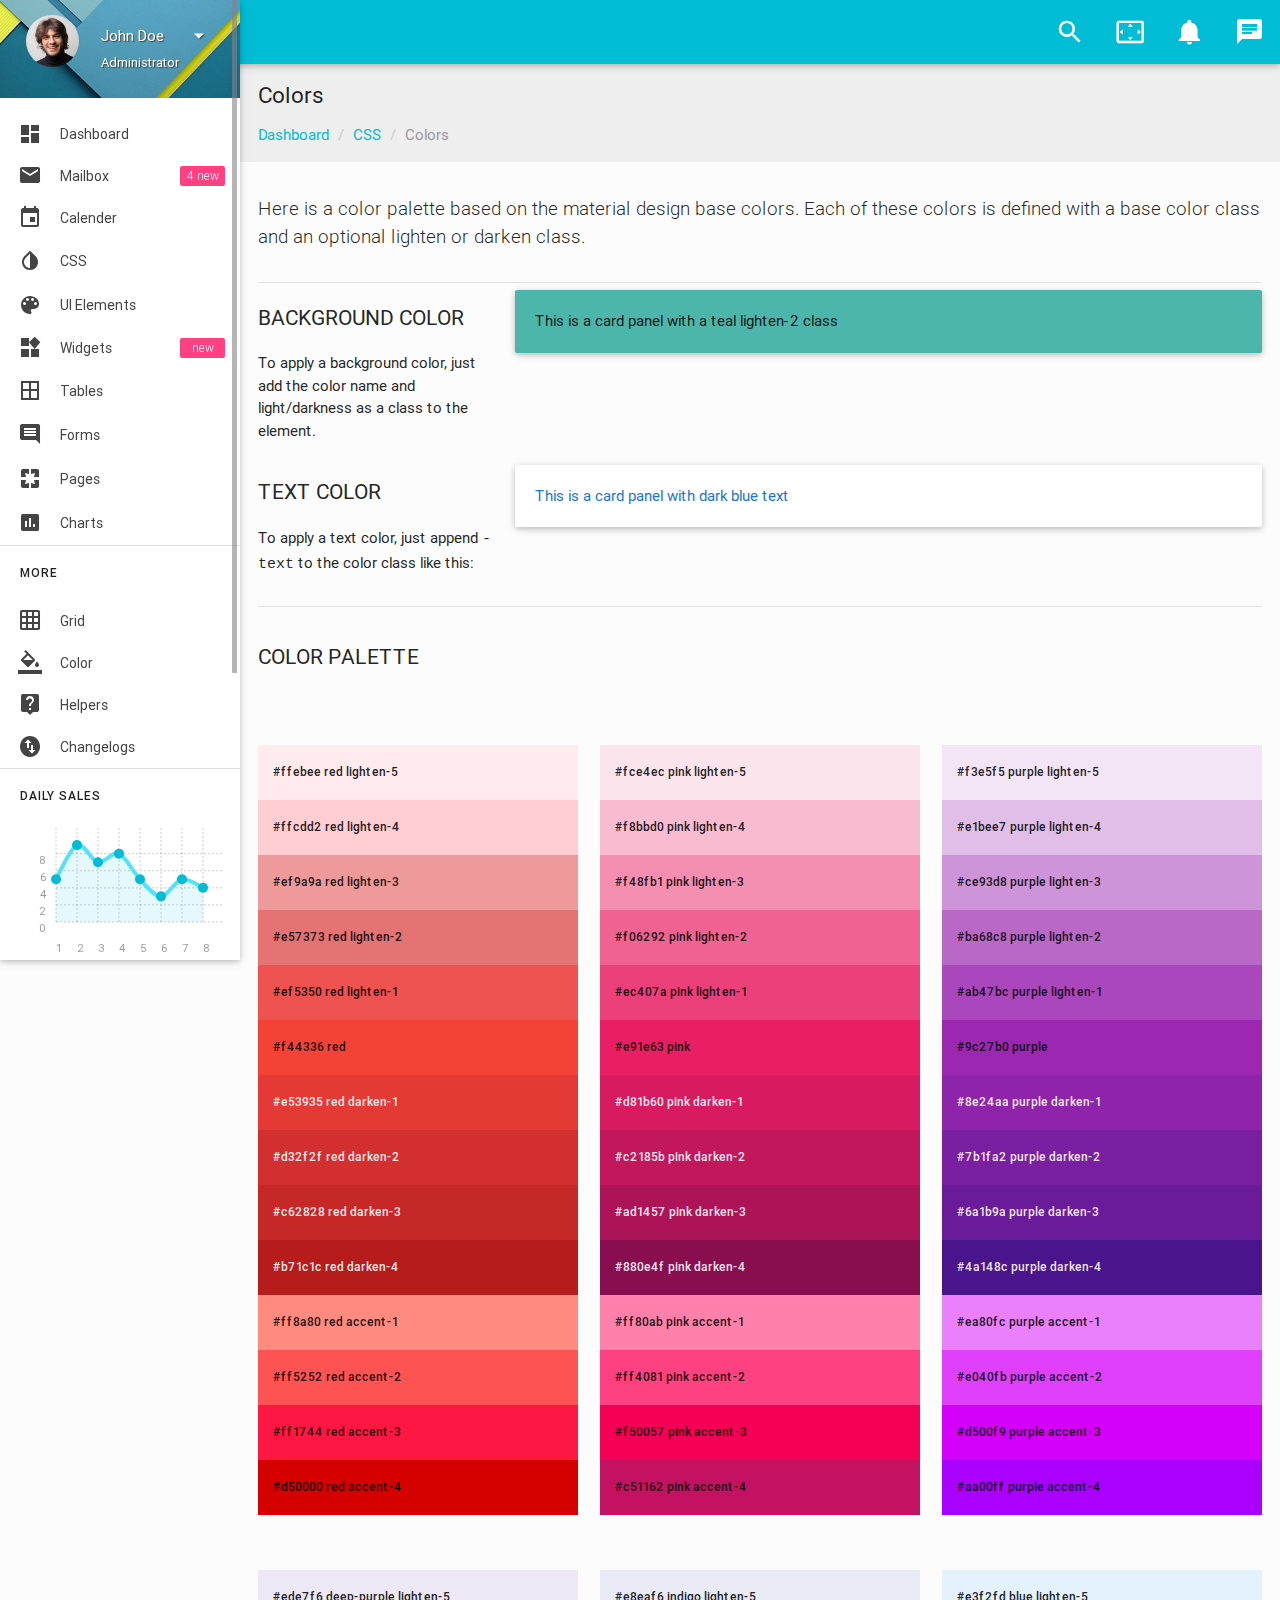
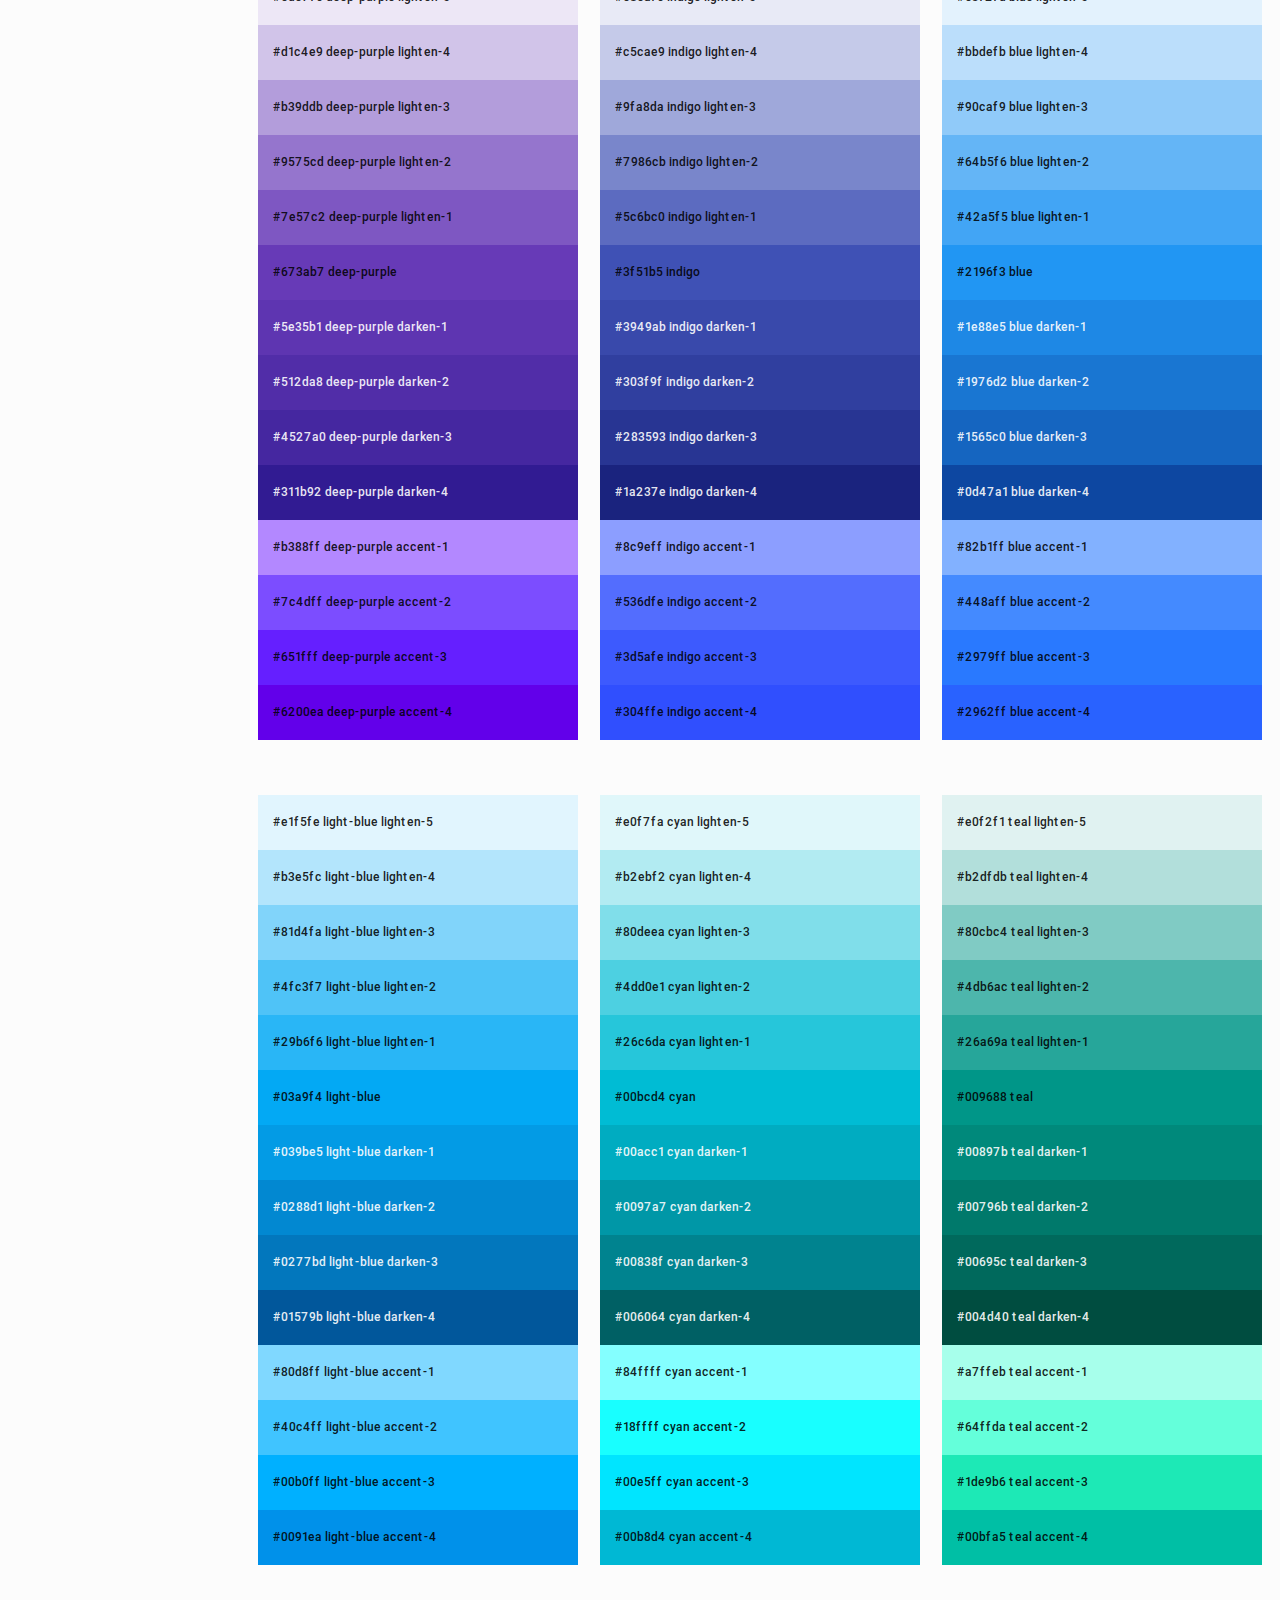
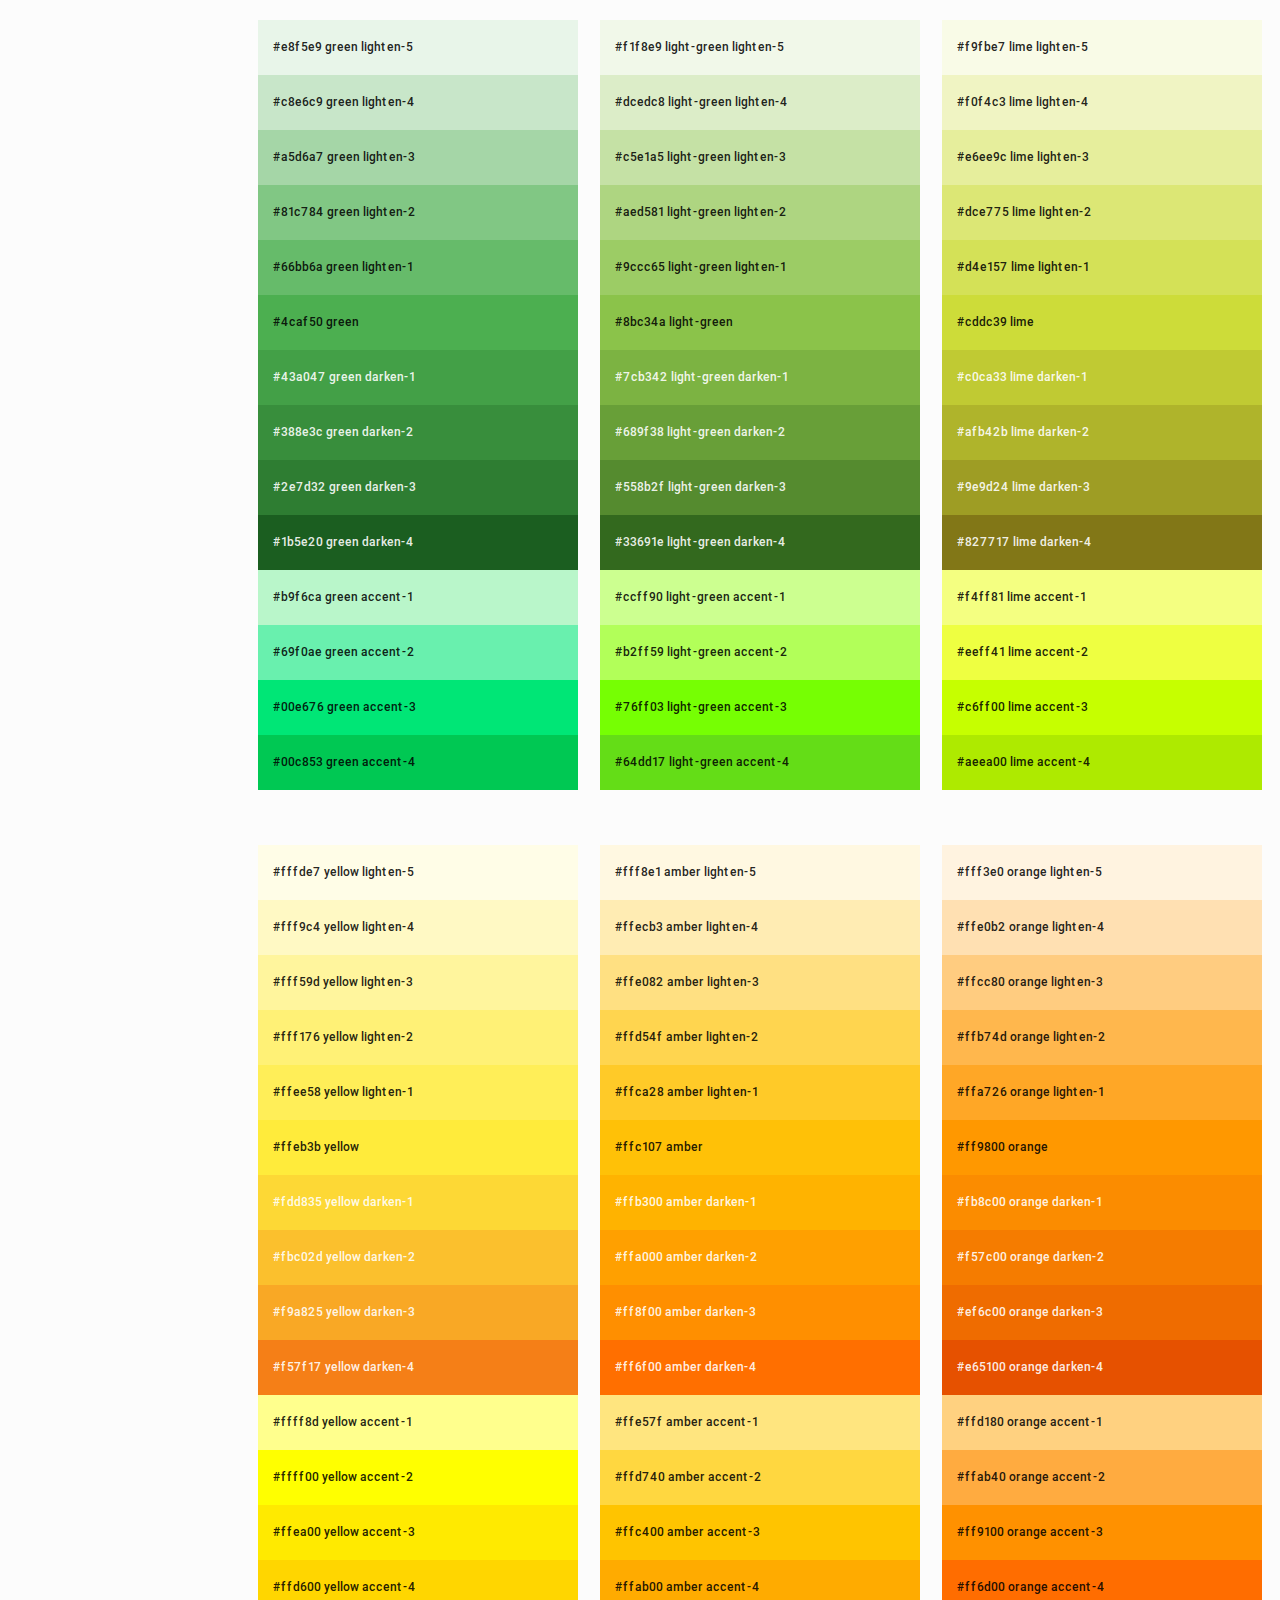
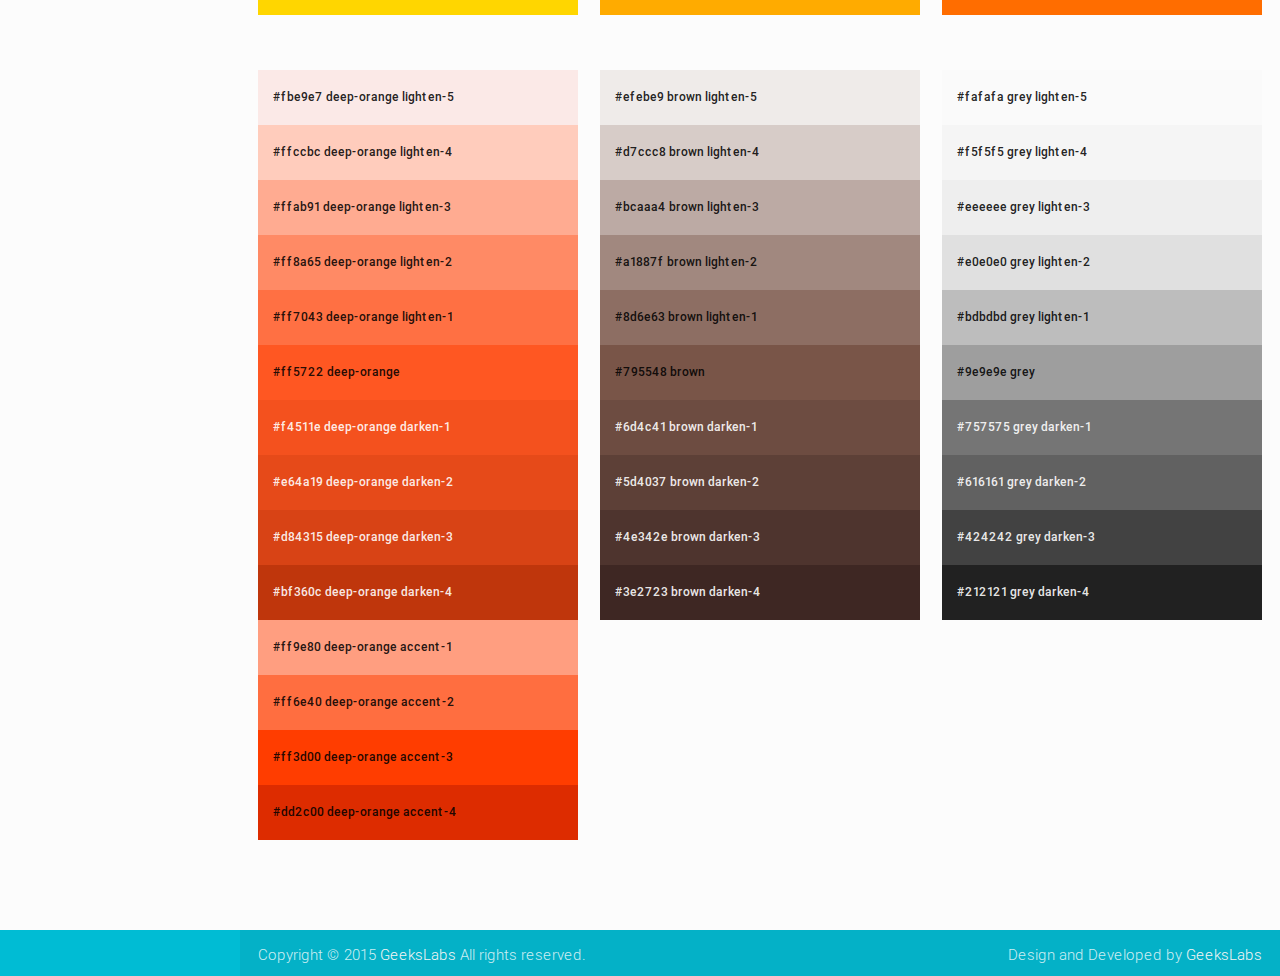
<file: css-color.html>
<!DOCTYPE html>
<html lang="en">

<!--================================================================================
	Item Name: Materialize - Material Design Admin Template
	Version: 1.0
	Author: GeeksLabs
	Author URL: http://www.themeforest.net/user/geekslabs
================================================================================ -->

<head>
    <meta http-equiv="Content-Type" content="text/html; charset=UTF-8">
    <meta name="viewport" content="width=device-width, initial-scale=1, maximum-scale=1.0, user-scalable=no">
    <meta http-equiv="X-UA-Compatible" content="IE=edge">
    <meta name="msapplication-tap-highlight" content="no">
    <meta name="description" content="Materialize is a Material Design Admin Template,It's modern, responsive and based on Material Design by Google. ">
    <meta name="keywords" content="materialize, admin template, dashboard template, flat admin template, responsive admin template,">
    <title>Colors | Materialize - Material Design Admin Template</title>

    <!-- Favicons-->
    <link rel="icon" href="images/favicon/favicon-32x32.png" sizes="32x32">
    <!-- Favicons-->
    <link rel="apple-touch-icon-precomposed" href="images/favicon/apple-touch-icon-152x152.png">
    <!-- For iPhone -->
    <meta name="msapplication-TileColor" content="#00bcd4">
    <meta name="msapplication-TileImage" content="images/favicon/mstile-144x144.png">
    <!-- For Windows Phone -->


    <!-- CORE CSS-->
    
    <link href="css/materialize.css" type="text/css" rel="stylesheet" media="screen,projection">
    <link href="css/style.css" type="text/css" rel="stylesheet" media="screen,projection">


    <!-- INCLUDED PLUGIN CSS ON THIS PAGE -->
    <link href="css/prism.css" type="text/css" rel="stylesheet" media="screen,projection">
    <link href="js/plugins/perfect-scrollbar/perfect-scrollbar.css" type="text/css" rel="stylesheet" media="screen,projection">
    <link href="js/plugins/chartist-js/chartist.min.css" type="text/css" rel="stylesheet" media="screen,projection">
</head>

<body>
    <!-- Start Page Loading -->
    <div id="loader-wrapper">
        <div id="loader"></div>        
        <div class="loader-section section-left"></div>
        <div class="loader-section section-right"></div>
    </div>
    <!-- End Page Loading -->

    <!-- //////////////////////////////////////////////////////////////////////////// -->

    <!-- START HEADER -->
    <header id="header" class="page-topbar">
        <!-- start header nav-->
        <div class="navbar-fixed">
            <nav class="cyan">
                <div class="nav-wrapper">
                    <h1 class="logo-wrapper"><a href="index.html" class="brand-logo darken-1"><img src="images/materialize-logo.png" alt="materialize logo"></a> <span class="logo-text">Materialize</span></h1>
                    <ul class="right hide-on-med-and-down">
                        <li class="search-out">
                            <input type="text" class="search-out-text">
                        </li>
                        <li>    
                            <a href="javascript:void(0);" class="waves-effect waves-block waves-light show-search"><i class="mdi-action-search"></i></a>                              
                        </li>
                        <li><a href="javascript:void(0);" class="waves-effect waves-block waves-light toggle-fullscreen"><i class="mdi-action-settings-overscan"></i></a>
                        </li>
                        <li><a href="javascript:void(0);" class="waves-effect waves-block waves-light"><i class="mdi-social-notifications"></i></a>
                        </li>
                        <!-- Dropdown Trigger -->                        
                        <li><a href="#" data-activates="chat-out" class="waves-effect waves-block waves-light chat-collapse"><i class="mdi-communication-chat"></i></a>
                        </li>
                    </ul>
                </div>
            </nav>
        </div>
        <!-- end header nav-->
  </header>
    <!-- END HEADER -->

    <!-- //////////////////////////////////////////////////////////////////////////// -->

    <!-- START MAIN -->
    <div id="main">
        <!-- START WRAPPER -->
        <div class="wrapper">

            <!-- START LEFT SIDEBAR NAV-->
            <aside id="left-sidebar-nav">
                <ul id="slide-out" class="side-nav fixed leftside-navigation">
                    <li class="user-details cyan darken-2">
                        <div class="row">
                            <div class="col col s4 m4 l4">
                                <img src="images/avatar.jpg" alt="" class="circle responsive-img valign profile-image">
                            </div>
                            <div class="col col s8 m8 l8">
                                <ul id="profile-dropdown" class="dropdown-content">
                                    <li><a href="#"><i class="mdi-action-face-unlock"></i> Profile</a>
                                    </li>
                                    <li><a href="#"><i class="mdi-action-settings"></i> Settings</a>
                                    </li>
                                    <li><a href="#"><i class="mdi-communication-live-help"></i> Help</a>
                                    </li>
                                    <li class="divider"></li>
                                    <li><a href="#"><i class="mdi-action-lock-outline"></i> Lock</a>
                                    </li>
                                    <li><a href="#"><i class="mdi-hardware-keyboard-tab"></i> Logout</a>
                                    </li>
                                </ul>
                                <a class="btn-flat dropdown-button waves-effect waves-light white-text profile-btn" href="#" data-activates="profile-dropdown">John Doe<i class="mdi-navigation-arrow-drop-down right"></i></a>
                                <p class="user-roal">Administrator</p>
                            </div>
                        </div>
                    </li>
                    <li class="bold"><a href="index.html" class="waves-effect waves-cyan"><i class="mdi-action-dashboard"></i> Dashboard</a>
                    </li>
                    <li class="bold"><a href="app-email.html" class="waves-effect waves-cyan"><i class="mdi-communication-email"></i> Mailbox <span class="new badge">4</span></a>
                    </li>
                    <li class="bold"><a href="app-calendar.html" class="waves-effect waves-cyan"><i class="mdi-editor-insert-invitation"></i> Calender</a>
                    </li>
                    <li class="no-padding">
                        <ul class="collapsible collapsible-accordion">
                            <li class="bold"><a class="collapsible-header waves-effect waves-cyan"><i class="mdi-action-invert-colors"></i> CSS</a>
                                <div class="collapsible-body">
                                    <ul>
                                        <li><a href="css-typography.html">Typography</a>
                                        </li>                                        
                                        <li><a href="css-icons.html">Icons</a>
                                        </li>
                                        <li><a href="css-shadow.html">Shadow</a>
                                        </li>
                                        <li><a href="css-media.html">Media</a>
                                        </li>
                                        <li><a href="css-sass.html">Sass</a>
                                        </li>
                                    </ul>
                                </div>
                            </li>
                            <li class="bold"><a class="collapsible-header  waves-effect waves-cyan"><i class="mdi-image-palette"></i> UI Elements</a>
                                <div class="collapsible-body">
                                    <ul>
                                        <li><a href="ui-buttons.html">Buttons</a>
                                        </li>
                                        <li><a href="ui-badges.html">Badges</a>
                                        </li>
                                        <li><a href="ui-cards.html">Cards</a>
                                        </li>
                                        <li><a href="ui-collections.html">Collections</a>
                                        </li>
                                        <li><a href="ui-accordions.html">Accordian</a>
                                        </li>                                        
                                        <li><a href="ui-navbar.html">Navbar</a>
                                        </li>
                                        <li><a href="ui-pagination.html">Pagination</a>
                                        </li>
                                        <li><a href="ui-preloader.html">Preloader</a>
                                        </li>
                                        <li><a href="ui-modals.html">Modals</a>
                                        </li>
                                        <li><a href="ui-media.html">Media</a>
                                        </li>
                                        <li><a href="ui-toasts.html">Toasts</a>
                                        </li>
                                        <li><a href="ui-tooltip.html">Tooltip</a>
                                        </li>
                                    </ul>
                                </div>
                            </li>
                            <li class="bold"><a href="app-widget.html" class="waves-effect waves-cyan"><i class="mdi-device-now-widgets"></i> Widgets <span class="new badge"></span></a>
                            </li>
                            <li class="bold"><a class="collapsible-header  waves-effect waves-cyan"><i class="mdi-editor-border-all"></i> Tables</a>
                                <div class="collapsible-body">
                                    <ul>
                                        <li><a href="table-basic.html">Basic Tables</a>
                                        </li>
                                        <li><a href="table-data.html">Data Tables</a>
                                        </li>
                                    </ul>
                                </div>
                            </li>
                            <li class="bold"><a class="collapsible-header  waves-effect waves-cyan"><i class="mdi-editor-insert-comment"></i> Forms</a>
                                <div class="collapsible-body">
                                    <ul>
                                        <li><a href="form-elements.html">Form Elements</a>
                                        </li>
                                        <li><a href="form-layouts.html">Form Layouts</a>
                                        </li>
                                    </ul>
                                </div>
                            </li>
                            <li class="bold"><a class="collapsible-header  waves-effect waves-cyan"><i class="mdi-social-pages"></i> Pages</a>
                                <div class="collapsible-body">
                                    <ul>                                        
                                        <li><a href="page-login.html">Login</a>
                                        </li>
                                        <li><a href="page-register.html">Register</a>
                                        </li>
                                        <li><a href="page-lock-screen.html">Lock Screen</a>
                                        </li>
                                        <li><a href="page-invoice.html">Invoice</a>
                                        </li>
                                        <li><a href="page-404.html">404</a>
                                        </li>
                                        <li><a href="page-500.html">500</a>
                                        </li>
                                        <li><a href="page-blank.html">Blank</a>
                                        </li>
                                    </ul>
                                </div>
                            </li>
                            <li class="bold"><a class="collapsible-header waves-effect waves-cyan"><i class="mdi-editor-insert-chart"></i> Charts</a>
                                <div class="collapsible-body">
                                    <ul>
                                        <li><a href="charts-chartjs.html">Chart JS</a>
                                        </li>
                                        <li><a href="charts-chartist.html">Chartist</a>
                                        </li>
                                        <li><a href="charts-morris.html">Morris Charts</a>
                                        </li>
                                        <li><a href="charts-xcharts.html">xCharts</a>
                                        </li>
                                        <li><a href="charts-flotcharts.html">Flot Charts</a>
                                        </li>
                                        <li><a href="charts-sparklines.html">Sparkline Charts</a>
                                        </li>
                                    </ul>
                                </div>
                            </li>
                        </ul>
                    </li>
                    <li class="li-hover"><div class="divider"></div></li>
                    <li class="li-hover"><p class="ultra-small margin more-text">MORE</p></li>
                    <li><a href="css-grid.html"><i class="mdi-image-grid-on"></i> Grid</a>
                    </li>
                    <li><a href="css-color.html"><i class="mdi-editor-format-color-fill"></i> Color</a>
                    </li>
                    <li><a href="css-helpers.html"><i class="mdi-communication-live-help"></i> Helpers</a>
                    </li>
                    <li><a href="changelogs.html"><i class="mdi-action-swap-vert-circle"></i> Changelogs</a>
                    </li>
                    <li class="li-hover"><div class="divider"></div></li>
                    <li class="li-hover"><p class="ultra-small margin more-text">Daily Sales</p></li>
                    <li class="li-hover">
                        <div class="row">
                            <div class="col s12 m12 l12">
                                <div class="sample-chart-wrapper">                            
                                    <div class="ct-chart ct-golden-section" id="ct2-chart"></div>
                                </div>
                            </div>
                        </div>
                    </li>
                </ul>
                <a href="#" data-activates="slide-out" class="sidebar-collapse btn-floating btn-medium waves-effect waves-light hide-on-large-only darken-2"><i class="mdi-navigation-menu" ></i></a>
            </aside>
            <!-- END LEFT SIDEBAR NAV-->

            <!-- //////////////////////////////////////////////////////////////////////////// -->

            <!-- START CONTENT -->
            <section id="content">

                <!--breadcrumbs start-->
                <div id="breadcrumbs-wrapper" class=" grey lighten-3">
                    <div class="container">
                        <div class="row">
                            <div class="col s12 m12 l12">
                                <h5 class="breadcrumbs-title">Colors</h5>
                                <ol class="breadcrumb">
                                    <li><a href="index.html">Dashboard</a>
                                    </li>
                                    <li><a href="#">CSS</a>
                                    </li>
                                    <li class="active">Colors</li>
                                </ol>
                            </div>
                        </div>
                    </div>
                </div>
                <!--breadcrumbs end-->


                <!--start container-->
                <div class="container">


                    <div class="section">
                        <p class="caption">Here is a color palette based on the material design base colors. Each of these colors is defined with a base color class and an optional lighten or darken class.</p>
                        <div class="divider"></div>

                        <!--Color Usage-->
                        <div id="color-usage">
                            <div class="row">
                                <div class="col s12 m4 l3">
                                    <h4 class="header">Background Color</h4>
                                    <p>To apply a background color, just add the color name and light/darkness as a class to the element.</p>
                                </div>
                                <div class="col s12 m8 l9">
                                    <div class="card-panel teal lighten-2">This is a card panel with a teal lighten-2 class</div>
                                </div>
                            </div>
                            <div class="row">
                                <div class="col s12 m4 l3">
                                    <h4 class="header">Text Color</h4>
                                    <p>To apply a text color, just append <code class="languague-markup">-text</code> to the color class like this:</p>
                                </div>
                                <div class="col s12 m8 l9">
                                    <div class="card-panel"><span class="blue-text text-darken-2">This is a card panel with dark blue text</span>
                                    </div>
                                </div>
                            </div>
                        </div>
                    </div>

                    <!--Dynamic Color-->
                    <div class="divider"></div>
                    <div id="dynamic-color" class="section">
                        <div class="row">
                            <div class="dynamic-color">
                                <div class="col s12 m12 l12">
                                    <h4 class="header">Color Palette</h4>
                                </div>
                                <div class="col s12 m6 l4">
                                    <div class="red lighten-5">#ffebee red lighten-5</div>
                                    <div class="red lighten-4">#ffcdd2 red lighten-4</div>
                                    <div class="red lighten-3">#ef9a9a red lighten-3</div>
                                    <div class="red lighten-2">#e57373 red lighten-2</div>
                                    <div class="red lighten-1">#ef5350 red lighten-1</div>
                                    <div class="red">#f44336 red</div>
                                    <div class="red darken-1" style="color: rgba(255, 255, 255, 0.901961);">#e53935 red darken-1</div>
                                    <div class="red darken-2" style="color: rgba(255, 255, 255, 0.901961);">#d32f2f red darken-2</div>
                                    <div class="red darken-3" style="color: rgba(255, 255, 255, 0.901961);">#c62828 red darken-3</div>
                                    <div class="red darken-4" style="color: rgba(255, 255, 255, 0.901961);">#b71c1c red darken-4</div>
                                    <div class="red accent-1">#ff8a80 red accent-1</div>
                                    <div class="red accent-2">#ff5252 red accent-2</div>
                                    <div class="red accent-3">#ff1744 red accent-3</div>
                                    <div class="red accent-4">#d50000 red accent-4</div>
                                </div>

                                <div class="col s12 m6 l4">
                                    <div class="pink lighten-5">#fce4ec pink lighten-5</div>
                                    <div class="pink lighten-4">#f8bbd0 pink lighten-4</div>
                                    <div class="pink lighten-3">#f48fb1 pink lighten-3</div>
                                    <div class="pink lighten-2">#f06292 pink lighten-2</div>
                                    <div class="pink lighten-1">#ec407a pink lighten-1</div>
                                    <div class="pink">#e91e63 pink</div>
                                    <div class="pink darken-1" style="color: rgba(255, 255, 255, 0.901961);">#d81b60 pink darken-1</div>
                                    <div class="pink darken-2" style="color: rgba(255, 255, 255, 0.901961);">#c2185b pink darken-2</div>
                                    <div class="pink darken-3" style="color: rgba(255, 255, 255, 0.901961);">#ad1457 pink darken-3</div>
                                    <div class="pink darken-4" style="color: rgba(255, 255, 255, 0.901961);">#880e4f pink darken-4</div>
                                    <div class="pink accent-1">#ff80ab pink accent-1</div>
                                    <div class="pink accent-2">#ff4081 pink accent-2</div>
                                    <div class="pink accent-3">#f50057 pink accent-3</div>
                                    <div class="pink accent-4">#c51162 pink accent-4</div>
                                </div>
                                <div class="col s12 m6 l4">
                                    <div class="purple lighten-5">#f3e5f5 purple lighten-5</div>
                                    <div class="purple lighten-4">#e1bee7 purple lighten-4</div>
                                    <div class="purple lighten-3">#ce93d8 purple lighten-3</div>
                                    <div class="purple lighten-2">#ba68c8 purple lighten-2</div>
                                    <div class="purple lighten-1">#ab47bc purple lighten-1</div>
                                    <div class="purple">#9c27b0 purple</div>
                                    <div class="purple darken-1" style="color: rgba(255, 255, 255, 0.901961);">#8e24aa purple darken-1</div>
                                    <div class="purple darken-2" style="color: rgba(255, 255, 255, 0.901961);">#7b1fa2 purple darken-2</div>
                                    <div class="purple darken-3" style="color: rgba(255, 255, 255, 0.901961);">#6a1b9a purple darken-3</div>
                                    <div class="purple darken-4" style="color: rgba(255, 255, 255, 0.901961);">#4a148c purple darken-4</div>
                                    <div class="purple accent-1">#ea80fc purple accent-1</div>
                                    <div class="purple accent-2">#e040fb purple accent-2</div>
                                    <div class="purple accent-3">#d500f9 purple accent-3</div>
                                    <div class="purple accent-4">#aa00ff purple accent-4</div>
                                </div>
                                <div class="col s12 m6 l4">
                                    <div class="deep-purple lighten-5">#ede7f6 deep-purple lighten-5</div>
                                    <div class="deep-purple lighten-4">#d1c4e9 deep-purple lighten-4</div>
                                    <div class="deep-purple lighten-3">#b39ddb deep-purple lighten-3</div>
                                    <div class="deep-purple lighten-2">#9575cd deep-purple lighten-2</div>
                                    <div class="deep-purple lighten-1">#7e57c2 deep-purple lighten-1</div>
                                    <div class="deep-purple">#673ab7 deep-purple</div>
                                    <div class="deep-purple darken-1" style="color: rgba(255, 255, 255, 0.901961);">#5e35b1 deep-purple darken-1</div>
                                    <div class="deep-purple darken-2" style="color: rgba(255, 255, 255, 0.901961);">#512da8 deep-purple darken-2</div>
                                    <div class="deep-purple darken-3" style="color: rgba(255, 255, 255, 0.901961);">#4527a0 deep-purple darken-3</div>
                                    <div class="deep-purple darken-4" style="color: rgba(255, 255, 255, 0.901961);">#311b92 deep-purple darken-4</div>
                                    <div class="deep-purple accent-1">#b388ff deep-purple accent-1</div>
                                    <div class="deep-purple accent-2">#7c4dff deep-purple accent-2</div>
                                    <div class="deep-purple accent-3">#651fff deep-purple accent-3</div>
                                    <div class="deep-purple accent-4">#6200ea deep-purple accent-4</div>
                                </div>
                                <div class="col s12 m6 l4">
                                    <div class="indigo lighten-5">#e8eaf6 indigo lighten-5</div>
                                    <div class="indigo lighten-4">#c5cae9 indigo lighten-4</div>
                                    <div class="indigo lighten-3">#9fa8da indigo lighten-3</div>
                                    <div class="indigo lighten-2">#7986cb indigo lighten-2</div>
                                    <div class="indigo lighten-1">#5c6bc0 indigo lighten-1</div>
                                    <div class="indigo">#3f51b5 indigo</div>
                                    <div class="indigo darken-1" style="color: rgba(255, 255, 255, 0.901961);">#3949ab indigo darken-1</div>
                                    <div class="indigo darken-2" style="color: rgba(255, 255, 255, 0.901961);">#303f9f indigo darken-2</div>
                                    <div class="indigo darken-3" style="color: rgba(255, 255, 255, 0.901961);">#283593 indigo darken-3</div>
                                    <div class="indigo darken-4" style="color: rgba(255, 255, 255, 0.901961);">#1a237e indigo darken-4</div>
                                    <div class="indigo accent-1">#8c9eff indigo accent-1</div>
                                    <div class="indigo accent-2">#536dfe indigo accent-2</div>
                                    <div class="indigo accent-3">#3d5afe indigo accent-3</div>
                                    <div class="indigo accent-4">#304ffe indigo accent-4</div>
                                </div>
                                <div class="col s12 m6 l4">
                                    <div class="blue lighten-5">#e3f2fd blue lighten-5</div>
                                    <div class="blue lighten-4">#bbdefb blue lighten-4</div>
                                    <div class="blue lighten-3">#90caf9 blue lighten-3</div>
                                    <div class="blue lighten-2">#64b5f6 blue lighten-2</div>
                                    <div class="blue lighten-1">#42a5f5 blue lighten-1</div>
                                    <div class="blue">#2196f3 blue</div>
                                    <div class="blue darken-1" style="color: rgba(255, 255, 255, 0.901961);">#1e88e5 blue darken-1</div>
                                    <div class="blue darken-2" style="color: rgba(255, 255, 255, 0.901961);">#1976d2 blue darken-2</div>
                                    <div class="blue darken-3" style="color: rgba(255, 255, 255, 0.901961);">#1565c0 blue darken-3</div>
                                    <div class="blue darken-4" style="color: rgba(255, 255, 255, 0.901961);">#0d47a1 blue darken-4</div>
                                    <div class="blue accent-1">#82b1ff blue accent-1</div>
                                    <div class="blue accent-2">#448aff blue accent-2</div>
                                    <div class="blue accent-3">#2979ff blue accent-3</div>
                                    <div class="blue accent-4">#2962ff blue accent-4</div>
                                </div>
                                <div class="col s12 m6 l4">
                                    <div class="light-blue lighten-5">#e1f5fe light-blue lighten-5</div>
                                    <div class="light-blue lighten-4">#b3e5fc light-blue lighten-4</div>
                                    <div class="light-blue lighten-3">#81d4fa light-blue lighten-3</div>
                                    <div class="light-blue lighten-2">#4fc3f7 light-blue lighten-2</div>
                                    <div class="light-blue lighten-1">#29b6f6 light-blue lighten-1</div>
                                    <div class="light-blue">#03a9f4 light-blue</div>
                                    <div class="light-blue darken-1" style="color: rgba(255, 255, 255, 0.901961);">#039be5 light-blue darken-1</div>
                                    <div class="light-blue darken-2" style="color: rgba(255, 255, 255, 0.901961);">#0288d1 light-blue darken-2</div>
                                    <div class="light-blue darken-3" style="color: rgba(255, 255, 255, 0.901961);">#0277bd light-blue darken-3</div>
                                    <div class="light-blue darken-4" style="color: rgba(255, 255, 255, 0.901961);">#01579b light-blue darken-4</div>
                                    <div class="light-blue accent-1">#80d8ff light-blue accent-1</div>
                                    <div class="light-blue accent-2">#40c4ff light-blue accent-2</div>
                                    <div class="light-blue accent-3">#00b0ff light-blue accent-3</div>
                                    <div class="light-blue accent-4">#0091ea light-blue accent-4</div>
                                </div>
                                <div class="col s12 m6 l4">
                                    <div class="cyan lighten-5">#e0f7fa cyan lighten-5</div>
                                    <div class="cyan lighten-4">#b2ebf2 cyan lighten-4</div>
                                    <div class="cyan lighten-3">#80deea cyan lighten-3</div>
                                    <div class="cyan lighten-2">#4dd0e1 cyan lighten-2</div>
                                    <div class="cyan lighten-1">#26c6da cyan lighten-1</div>
                                    <div class="cyan">#00bcd4 cyan</div>
                                    <div class="cyan darken-1" style="color: rgba(255, 255, 255, 0.901961);">#00acc1 cyan darken-1</div>
                                    <div class="cyan darken-2" style="color: rgba(255, 255, 255, 0.901961);">#0097a7 cyan darken-2</div>
                                    <div class="cyan darken-3" style="color: rgba(255, 255, 255, 0.901961);">#00838f cyan darken-3</div>
                                    <div class="cyan darken-4" style="color: rgba(255, 255, 255, 0.901961);">#006064 cyan darken-4</div>
                                    <div class="cyan accent-1">#84ffff cyan accent-1</div>
                                    <div class="cyan accent-2">#18ffff cyan accent-2</div>
                                    <div class="cyan accent-3">#00e5ff cyan accent-3</div>
                                    <div class="cyan accent-4">#00b8d4 cyan accent-4</div>
                                </div>
                                <div class="col s12 m6 l4">
                                    <div class="teal lighten-5">#e0f2f1 teal lighten-5</div>
                                    <div class="teal lighten-4">#b2dfdb teal lighten-4</div>
                                    <div class="teal lighten-3">#80cbc4 teal lighten-3</div>
                                    <div class="teal lighten-2">#4db6ac teal lighten-2</div>
                                    <div class="teal lighten-1">#26a69a teal lighten-1</div>
                                    <div class="teal">#009688 teal</div>
                                    <div class="teal darken-1" style="color: rgba(255, 255, 255, 0.901961);">#00897b teal darken-1</div>
                                    <div class="teal darken-2" style="color: rgba(255, 255, 255, 0.901961);">#00796b teal darken-2</div>
                                    <div class="teal darken-3" style="color: rgba(255, 255, 255, 0.901961);">#00695c teal darken-3</div>
                                    <div class="teal darken-4" style="color: rgba(255, 255, 255, 0.901961);">#004d40 teal darken-4</div>
                                    <div class="teal accent-1">#a7ffeb teal accent-1</div>
                                    <div class="teal accent-2">#64ffda teal accent-2</div>
                                    <div class="teal accent-3">#1de9b6 teal accent-3</div>
                                    <div class="teal accent-4">#00bfa5 teal accent-4</div>
                                </div>
                                <div class="col s12 m6 l4">
                                    <div class="green lighten-5">#e8f5e9 green lighten-5</div>
                                    <div class="green lighten-4">#c8e6c9 green lighten-4</div>
                                    <div class="green lighten-3">#a5d6a7 green lighten-3</div>
                                    <div class="green lighten-2">#81c784 green lighten-2</div>
                                    <div class="green lighten-1">#66bb6a green lighten-1</div>
                                    <div class="green">#4caf50 green</div>
                                    <div class="green darken-1" style="color: rgba(255, 255, 255, 0.901961);">#43a047 green darken-1</div>
                                    <div class="green darken-2" style="color: rgba(255, 255, 255, 0.901961);">#388e3c green darken-2</div>
                                    <div class="green darken-3" style="color: rgba(255, 255, 255, 0.901961);">#2e7d32 green darken-3</div>
                                    <div class="green darken-4" style="color: rgba(255, 255, 255, 0.901961);">#1b5e20 green darken-4</div>
                                    <div class="green accent-1">#b9f6ca green accent-1</div>
                                    <div class="green accent-2">#69f0ae green accent-2</div>
                                    <div class="green accent-3">#00e676 green accent-3</div>
                                    <div class="green accent-4">#00c853 green accent-4</div>
                                </div>
                                <div class="col s12 m6 l4">
                                    <div class="light-green lighten-5">#f1f8e9 light-green lighten-5</div>
                                    <div class="light-green lighten-4">#dcedc8 light-green lighten-4</div>
                                    <div class="light-green lighten-3">#c5e1a5 light-green lighten-3</div>
                                    <div class="light-green lighten-2">#aed581 light-green lighten-2</div>
                                    <div class="light-green lighten-1">#9ccc65 light-green lighten-1</div>
                                    <div class="light-green">#8bc34a light-green</div>
                                    <div class="light-green darken-1" style="color: rgba(255, 255, 255, 0.901961);">#7cb342 light-green darken-1</div>
                                    <div class="light-green darken-2" style="color: rgba(255, 255, 255, 0.901961);">#689f38 light-green darken-2</div>
                                    <div class="light-green darken-3" style="color: rgba(255, 255, 255, 0.901961);">#558b2f light-green darken-3</div>
                                    <div class="light-green darken-4" style="color: rgba(255, 255, 255, 0.901961);">#33691e light-green darken-4</div>
                                    <div class="light-green accent-1">#ccff90 light-green accent-1</div>
                                    <div class="light-green accent-2">#b2ff59 light-green accent-2</div>
                                    <div class="light-green accent-3">#76ff03 light-green accent-3</div>
                                    <div class="light-green accent-4">#64dd17 light-green accent-4</div>
                                </div>
                                <div class="col s12 m6 l4">
                                    <div class="lime lighten-5">#f9fbe7 lime lighten-5</div>
                                    <div class="lime lighten-4">#f0f4c3 lime lighten-4</div>
                                    <div class="lime lighten-3">#e6ee9c lime lighten-3</div>
                                    <div class="lime lighten-2">#dce775 lime lighten-2</div>
                                    <div class="lime lighten-1">#d4e157 lime lighten-1</div>
                                    <div class="lime">#cddc39 lime</div>
                                    <div class="lime darken-1" style="color: rgba(255, 255, 255, 0.901961);">#c0ca33 lime darken-1</div>
                                    <div class="lime darken-2" style="color: rgba(255, 255, 255, 0.901961);">#afb42b lime darken-2</div>
                                    <div class="lime darken-3" style="color: rgba(255, 255, 255, 0.901961);">#9e9d24 lime darken-3</div>
                                    <div class="lime darken-4" style="color: rgba(255, 255, 255, 0.901961);">#827717 lime darken-4</div>
                                    <div class="lime accent-1">#f4ff81 lime accent-1</div>
                                    <div class="lime accent-2">#eeff41 lime accent-2</div>
                                    <div class="lime accent-3">#c6ff00 lime accent-3</div>
                                    <div class="lime accent-4">#aeea00 lime accent-4</div>
                                </div>
                                <div class="col s12 m6 l4">
                                    <div class="yellow lighten-5">#fffde7 yellow lighten-5</div>
                                    <div class="yellow lighten-4">#fff9c4 yellow lighten-4</div>
                                    <div class="yellow lighten-3">#fff59d yellow lighten-3</div>
                                    <div class="yellow lighten-2">#fff176 yellow lighten-2</div>
                                    <div class="yellow lighten-1">#ffee58 yellow lighten-1</div>
                                    <div class="yellow">#ffeb3b yellow</div>
                                    <div class="yellow darken-1" style="color: rgba(255, 255, 255, 0.901961);">#fdd835 yellow darken-1</div>
                                    <div class="yellow darken-2" style="color: rgba(255, 255, 255, 0.901961);">#fbc02d yellow darken-2</div>
                                    <div class="yellow darken-3" style="color: rgba(255, 255, 255, 0.901961);">#f9a825 yellow darken-3</div>
                                    <div class="yellow darken-4" style="color: rgba(255, 255, 255, 0.901961);">#f57f17 yellow darken-4</div>
                                    <div class="yellow accent-1">#ffff8d yellow accent-1</div>
                                    <div class="yellow accent-2">#ffff00 yellow accent-2</div>
                                    <div class="yellow accent-3">#ffea00 yellow accent-3</div>
                                    <div class="yellow accent-4">#ffd600 yellow accent-4</div>
                                </div>
                                <div class="col s12 m6 l4">
                                    <div class="amber lighten-5">#fff8e1 amber lighten-5</div>
                                    <div class="amber lighten-4">#ffecb3 amber lighten-4</div>
                                    <div class="amber lighten-3">#ffe082 amber lighten-3</div>
                                    <div class="amber lighten-2">#ffd54f amber lighten-2</div>
                                    <div class="amber lighten-1">#ffca28 amber lighten-1</div>
                                    <div class="amber">#ffc107 amber</div>
                                    <div class="amber darken-1" style="color: rgba(255, 255, 255, 0.901961);">#ffb300 amber darken-1</div>
                                    <div class="amber darken-2" style="color: rgba(255, 255, 255, 0.901961);">#ffa000 amber darken-2</div>
                                    <div class="amber darken-3" style="color: rgba(255, 255, 255, 0.901961);">#ff8f00 amber darken-3</div>
                                    <div class="amber darken-4" style="color: rgba(255, 255, 255, 0.901961);">#ff6f00 amber darken-4</div>
                                    <div class="amber accent-1">#ffe57f amber accent-1</div>
                                    <div class="amber accent-2">#ffd740 amber accent-2</div>
                                    <div class="amber accent-3">#ffc400 amber accent-3</div>
                                    <div class="amber accent-4">#ffab00 amber accent-4</div>
                                </div>
                                <div class="col s12 m6 l4">
                                    <div class="orange lighten-5">#fff3e0 orange lighten-5</div>
                                    <div class="orange lighten-4">#ffe0b2 orange lighten-4</div>
                                    <div class="orange lighten-3">#ffcc80 orange lighten-3</div>
                                    <div class="orange lighten-2">#ffb74d orange lighten-2</div>
                                    <div class="orange lighten-1">#ffa726 orange lighten-1</div>
                                    <div class="orange">#ff9800 orange</div>
                                    <div class="orange darken-1" style="color: rgba(255, 255, 255, 0.901961);">#fb8c00 orange darken-1</div>
                                    <div class="orange darken-2" style="color: rgba(255, 255, 255, 0.901961);">#f57c00 orange darken-2</div>
                                    <div class="orange darken-3" style="color: rgba(255, 255, 255, 0.901961);">#ef6c00 orange darken-3</div>
                                    <div class="orange darken-4" style="color: rgba(255, 255, 255, 0.901961);">#e65100 orange darken-4</div>
                                    <div class="orange accent-1">#ffd180 orange accent-1</div>
                                    <div class="orange accent-2">#ffab40 orange accent-2</div>
                                    <div class="orange accent-3">#ff9100 orange accent-3</div>
                                    <div class="orange accent-4">#ff6d00 orange accent-4</div>
                                </div>
                                <div class="col s12 m6 l4">
                                    <div class="deep-orange lighten-5">#fbe9e7 deep-orange lighten-5</div>
                                    <div class="deep-orange lighten-4">#ffccbc deep-orange lighten-4</div>
                                    <div class="deep-orange lighten-3">#ffab91 deep-orange lighten-3</div>
                                    <div class="deep-orange lighten-2">#ff8a65 deep-orange lighten-2</div>
                                    <div class="deep-orange lighten-1">#ff7043 deep-orange lighten-1</div>
                                    <div class="deep-orange">#ff5722 deep-orange</div>
                                    <div class="deep-orange darken-1" style="color: rgba(255, 255, 255, 0.901961);">#f4511e deep-orange darken-1</div>
                                    <div class="deep-orange darken-2" style="color: rgba(255, 255, 255, 0.901961);">#e64a19 deep-orange darken-2</div>
                                    <div class="deep-orange darken-3" style="color: rgba(255, 255, 255, 0.901961);">#d84315 deep-orange darken-3</div>
                                    <div class="deep-orange darken-4" style="color: rgba(255, 255, 255, 0.901961);">#bf360c deep-orange darken-4</div>
                                    <div class="deep-orange accent-1">#ff9e80 deep-orange accent-1</div>
                                    <div class="deep-orange accent-2">#ff6e40 deep-orange accent-2</div>
                                    <div class="deep-orange accent-3">#ff3d00 deep-orange accent-3</div>
                                    <div class="deep-orange accent-4">#dd2c00 deep-orange accent-4</div>
                                </div>
                                <div class="col s12 m6 l4">
                                    <div class="brown lighten-5">#efebe9 brown lighten-5</div>
                                    <div class="brown lighten-4">#d7ccc8 brown lighten-4</div>
                                    <div class="brown lighten-3">#bcaaa4 brown lighten-3</div>
                                    <div class="brown lighten-2">#a1887f brown lighten-2</div>
                                    <div class="brown lighten-1">#8d6e63 brown lighten-1</div>
                                    <div class="brown">#795548 brown</div>
                                    <div class="brown darken-1" style="color: rgba(255, 255, 255, 0.901961);">#6d4c41 brown darken-1</div>
                                    <div class="brown darken-2" style="color: rgba(255, 255, 255, 0.901961);">#5d4037 brown darken-2</div>
                                    <div class="brown darken-3" style="color: rgba(255, 255, 255, 0.901961);">#4e342e brown darken-3</div>
                                    <div class="brown darken-4" style="color: rgba(255, 255, 255, 0.901961);">#3e2723 brown darken-4</div>
                                </div>
                                <div class="col s12 m6 l4">
                                    <div class="grey lighten-5">#fafafa grey lighten-5</div>
                                    <div class="grey lighten-4">#f5f5f5 grey lighten-4</div>
                                    <div class="grey lighten-3">#eeeeee grey lighten-3</div>
                                    <div class="grey lighten-2">#e0e0e0 grey lighten-2</div>
                                    <div class="grey lighten-1">#bdbdbd grey lighten-1</div>
                                    <div class="grey">#9e9e9e grey</div>
                                    <div class="grey darken-1" style="color: rgba(255, 255, 255, 0.901961);">#757575 grey darken-1</div>
                                    <div class="grey darken-2" style="color: rgba(255, 255, 255, 0.901961);">#616161 grey darken-2</div>
                                    <div class="grey darken-3" style="color: rgba(255, 255, 255, 0.901961);">#424242 grey darken-3</div>
                                    <div class="grey darken-4" style="color: rgba(255, 255, 255, 0.901961);">#212121 grey darken-4</div>
                                </div>
                            </div>

                        </div>
                    </div>

                </div>
                <!--end container-->

            </section>
            <!-- END CONTENT -->

            <!-- //////////////////////////////////////////////////////////////////////////// -->
            <!-- START RIGHT SIDEBAR NAV-->
            <aside id="right-sidebar-nav">
        <ul id="chat-out" class="side-nav rightside-navigation">
            <li class="li-hover">
            <a href="#" data-activates="chat-out" class="chat-close-collapse right"><i class="mdi-navigation-close"></i></a>
            <div id="right-search" class="row">
                <form class="col s12">
                    <div class="input-field">
                        <i class="mdi-action-search prefix"></i>
                        <input id="icon_prefix" type="text" class="validate">
                        <label for="icon_prefix">Search</label>
                    </div>
                </form>
            </div>
            </li>
            <li class="li-hover">
                <ul class="chat-collapsible" data-collapsible="expandable">
                <li>
                    <div class="collapsible-header teal white-text active"><i class="mdi-social-whatshot"></i>Recent Activity</div>
                    <div class="collapsible-body recent-activity">
                        <div class="recent-activity-list chat-out-list row">
                            <div class="col s3 recent-activity-list-icon"><i class="mdi-action-add-shopping-cart"></i>
                            </div>
                            <div class="col s9 recent-activity-list-text">
                                <a href="#">just now</a>
                                <p>Jim Doe Purchased new equipments for zonal office.</p>
                            </div>
                        </div>
                        <div class="recent-activity-list chat-out-list row">
                            <div class="col s3 recent-activity-list-icon"><i class="mdi-device-airplanemode-on"></i>
                            </div>
                            <div class="col s9 recent-activity-list-text">
                                <a href="#">Yesterday</a>
                                <p>Your Next flight for USA will be on 15th August 2015.</p>
                            </div>
                        </div>
                        <div class="recent-activity-list chat-out-list row">
                            <div class="col s3 recent-activity-list-icon"><i class="mdi-action-settings-voice"></i>
                            </div>
                            <div class="col s9 recent-activity-list-text">
                                <a href="#">5 Days Ago</a>
                                <p>Natalya Parker Send you a voice mail for next conference.</p>
                            </div>
                        </div>
                        <div class="recent-activity-list chat-out-list row">
                            <div class="col s3 recent-activity-list-icon"><i class="mdi-action-store"></i>
                            </div>
                            <div class="col s9 recent-activity-list-text">
                                <a href="#">Last Week</a>
                                <p>Jessy Jay open a new store at S.G Road.</p>
                            </div>
                        </div>
                        <div class="recent-activity-list chat-out-list row">
                            <div class="col s3 recent-activity-list-icon"><i class="mdi-action-settings-voice"></i>
                            </div>
                            <div class="col s9 recent-activity-list-text">
                                <a href="#">5 Days Ago</a>
                                <p>Natalya Parker Send you a voice mail for next conference.</p>
                            </div>
                        </div>
                    </div>
                </li>
                <li>
                    <div class="collapsible-header light-blue white-text active"><i class="mdi-editor-attach-money"></i>Sales Repoart</div>
                    <div class="collapsible-body sales-repoart">
                        <div class="sales-repoart-list  chat-out-list row">
                            <div class="col s8">Target Salse</div>
                            <div class="col s4"><span id="sales-line-1"></span>
                            </div>
                        </div>
                        <div class="sales-repoart-list chat-out-list row">
                            <div class="col s8">Payment Due</div>
                            <div class="col s4"><span id="sales-bar-1"></span>
                            </div>
                        </div>
                        <div class="sales-repoart-list chat-out-list row">
                            <div class="col s8">Total Delivery</div>
                            <div class="col s4"><span id="sales-line-2"></span>
                            </div>
                        </div>
                        <div class="sales-repoart-list chat-out-list row">
                            <div class="col s8">Total Progress</div>
                            <div class="col s4"><span id="sales-bar-2"></span>
                            </div>
                        </div>
                    </div>
                </li>
                <li>
                    <div class="collapsible-header red white-text"><i class="mdi-action-stars"></i>Favorite Associates</div>
                    <div class="collapsible-body favorite-associates">
                        <div class="favorite-associate-list chat-out-list row">
                            <div class="col s4"><img src="images/avatar.jpg" alt="" class="circle responsive-img online-user valign profile-image">
                            </div>
                            <div class="col s8">
                                <p>Eileen Sideways</p>
                                <p class="place">Los Angeles, CA</p>
                            </div>
                        </div>
                        <div class="favorite-associate-list chat-out-list row">
                            <div class="col s4"><img src="images/avatar.jpg" alt="" class="circle responsive-img online-user valign profile-image">
                            </div>
                            <div class="col s8">
                                <p>Zaham Sindil</p>
                                <p class="place">San Francisco, CA</p>
                            </div>
                        </div>
                        <div class="favorite-associate-list chat-out-list row">
                            <div class="col s4"><img src="images/avatar.jpg" alt="" class="circle responsive-img offline-user valign profile-image">
                            </div>
                            <div class="col s8">
                                <p>Renov Leongal</p>
                                <p class="place">Cebu City, Philippines</p>
                            </div>
                        </div>
                        <div class="favorite-associate-list chat-out-list row">
                            <div class="col s4"><img src="images/avatar.jpg" alt="" class="circle responsive-img online-user valign profile-image">
                            </div>
                            <div class="col s8">
                                <p>Weno Carasbong</p>
                                <p>Tokyo, Japan</p>
                            </div>
                        </div>
                        <div class="favorite-associate-list chat-out-list row">
                            <div class="col s4"><img src="images/avatar.jpg" alt="" class="circle responsive-img offline-user valign profile-image">
                            </div>
                            <div class="col s8">
                                <p>Nusja Nawancali</p>
                                <p class="place">Bangkok, Thailand</p>
                            </div>
                        </div>
                    </div>
                </li>
                </ul>
            </li>
        </ul>
      </aside>
            <!-- LEFT RIGHT SIDEBAR NAV-->

        </div>
        <!-- END WRAPPER -->

    </div>
    <!-- END MAIN -->



    <!-- //////////////////////////////////////////////////////////////////////////// -->

    <!-- START FOOTER -->
    <footer class="page-footer">
    <div class="footer-copyright">
      <div class="container">
        <span>Copyright © 2015 <a class="grey-text text-lighten-4" href="http://themeforest.net/user/geekslabs/portfolio?ref=geekslabs" target="_blank">GeeksLabs</a> All rights reserved.</span>
        <span class="right"> Design and Developed by <a class="grey-text text-lighten-4" href="http://geekslabs.com/">GeeksLabs</a></span>
        </div>
    </div>
  </footer>
    <!-- END FOOTER -->



    <!-- ================================================
    Scripts
    ================================================ -->
    
    <!-- jQuery Library -->
    <script type="text/javascript" src="js/jquery-1.11.2.min.js"></script>    
    <!--materialize js-->
    <script type="text/javascript" src="js/materialize.js"></script>
    <!--prism-->
    <script type="text/javascript" src="js/prism.js"></script>
    <!--scrollbar-->
    <script type="text/javascript" src="js/plugins/perfect-scrollbar/perfect-scrollbar.min.js"></script>
    <!-- chartist -->
    <script type="text/javascript" src="js/plugins/chartist-js/chartist.min.js"></script>   
    
    <!--plugins.js - Some Specific JS codes for Plugin Settings-->
    <script type="text/javascript" src="js/plugins.js"></script>
    
</body>

</html>
</file>
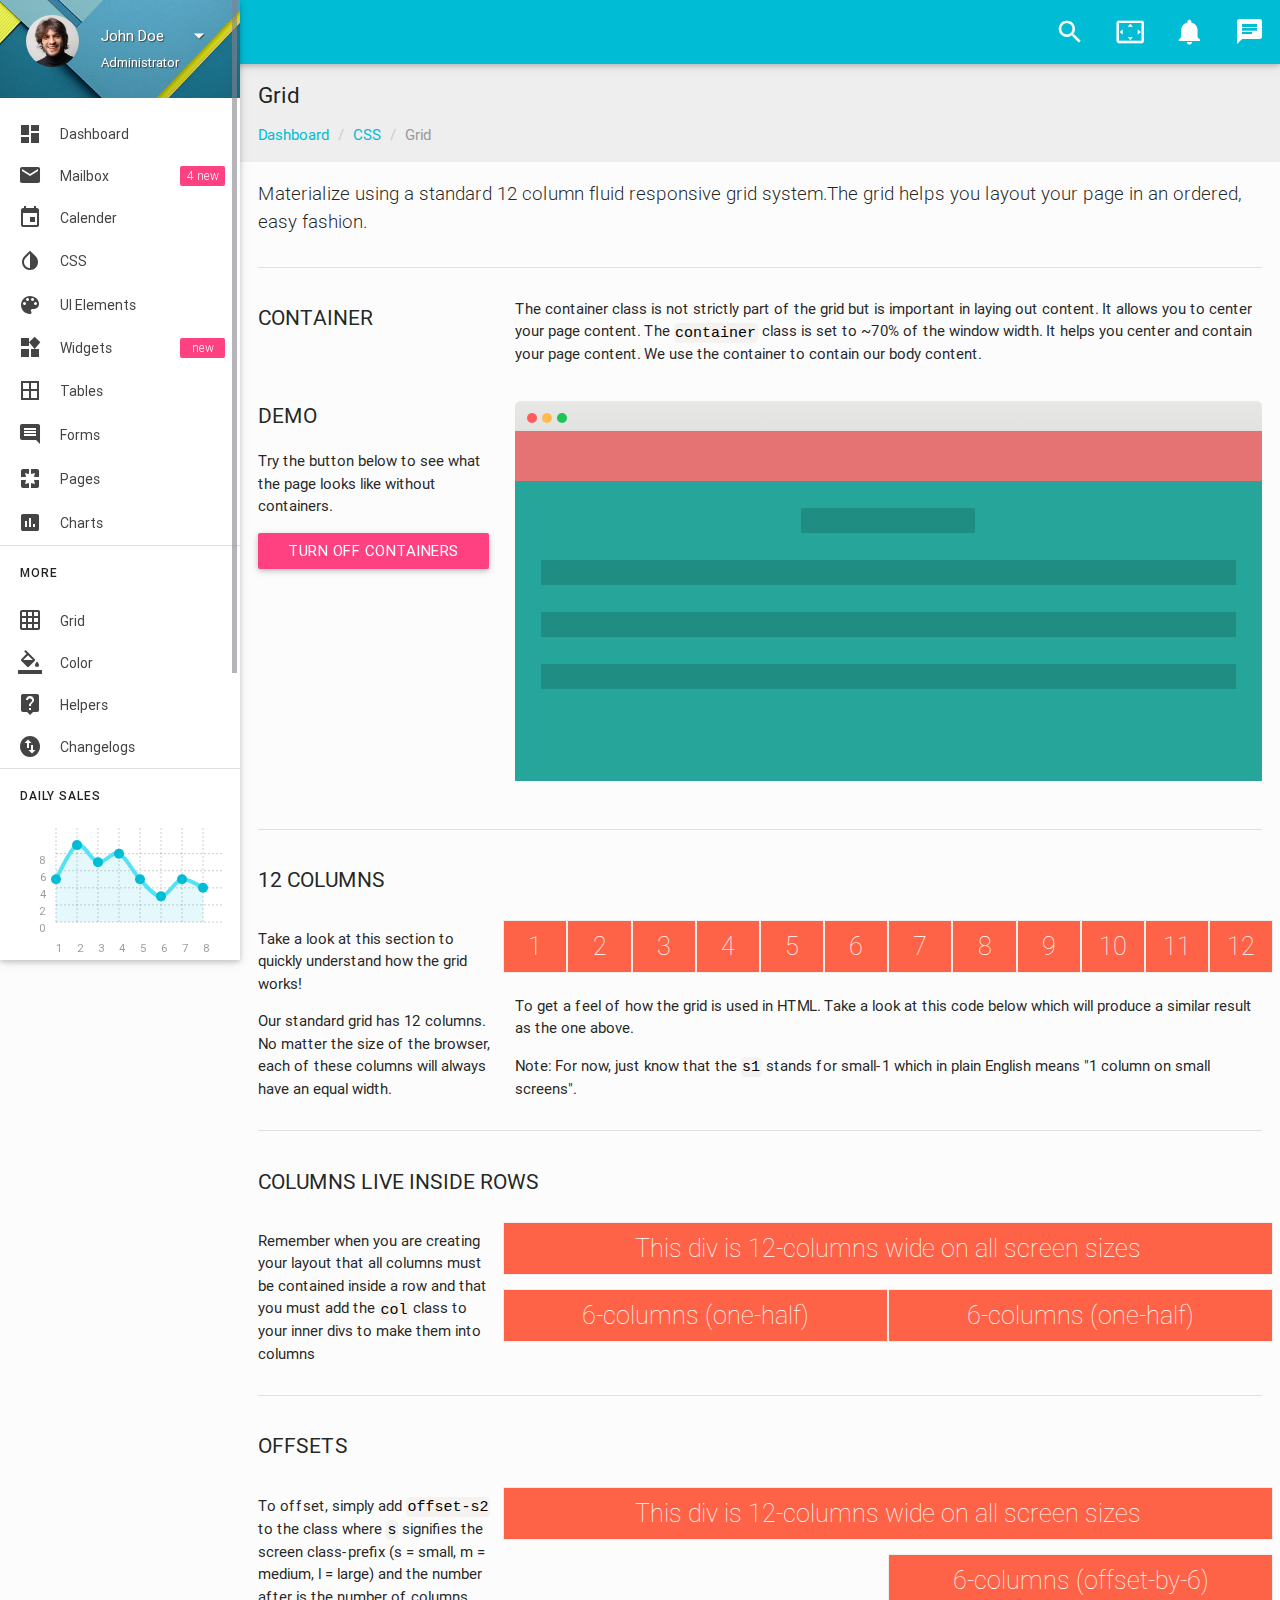
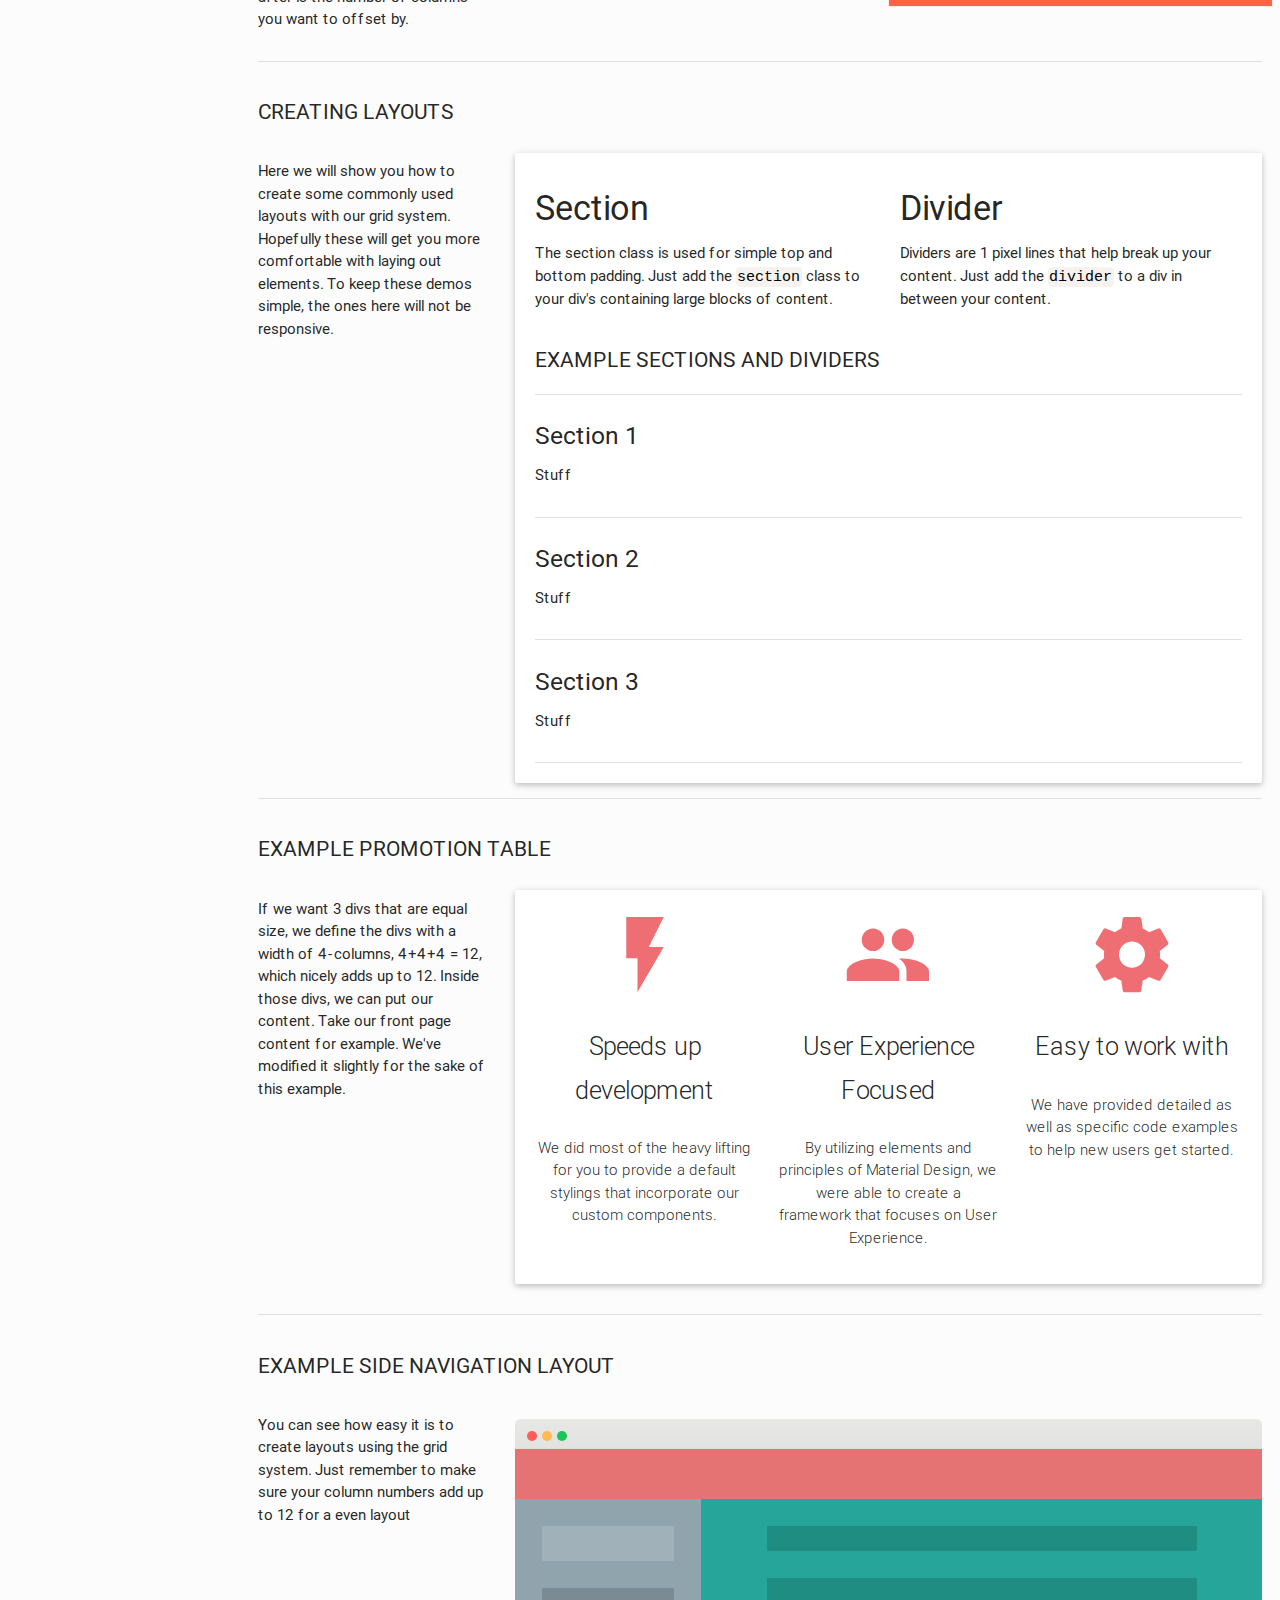
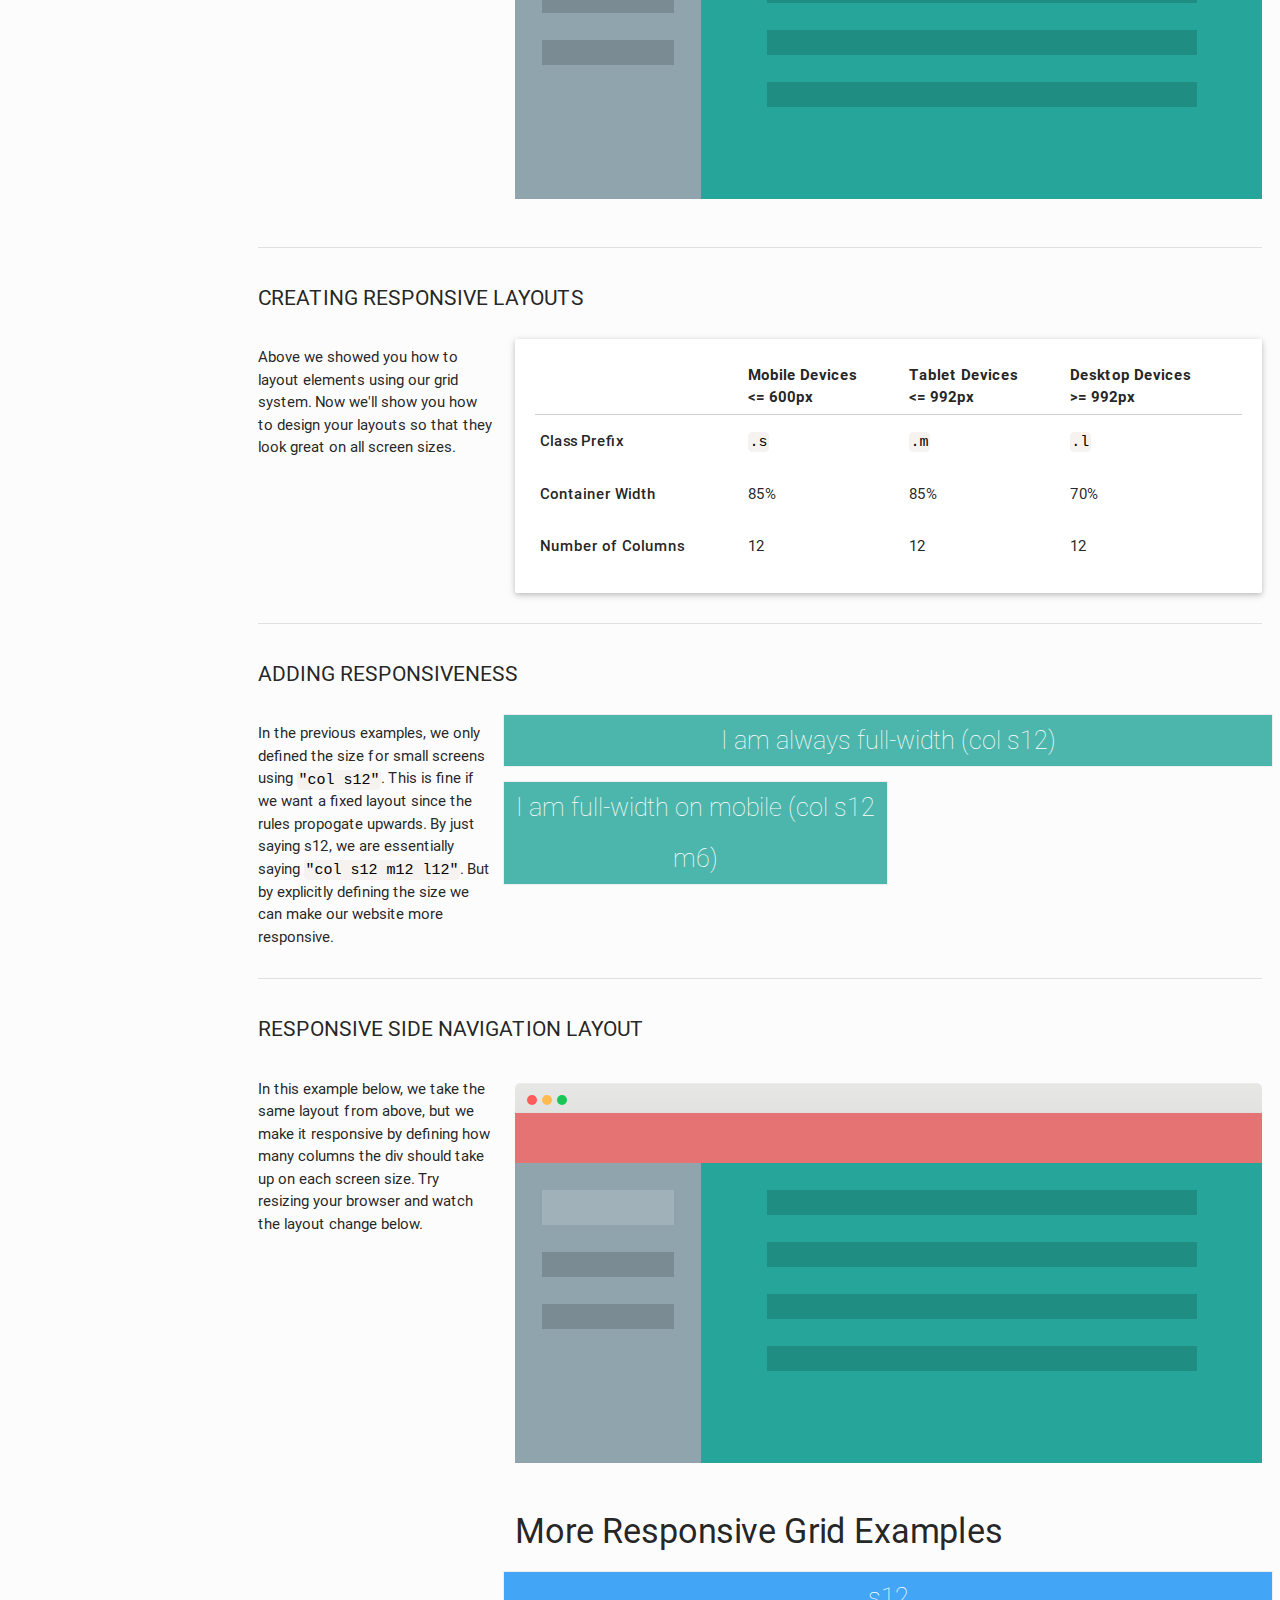
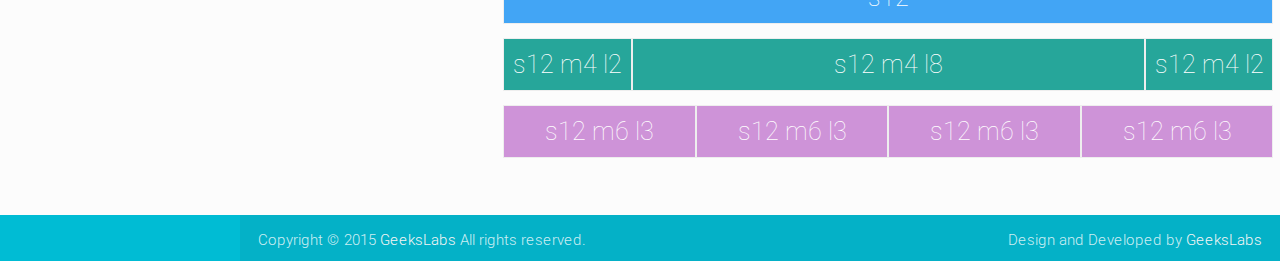
<file: css-grid.html>
<!DOCTYPE html>
<html lang="en">

<!--================================================================================
	Item Name: Materialize - Material Design Admin Template
	Version: 1.0
	Author: GeeksLabs
	Author URL: http://www.themeforest.net/user/geekslabs
================================================================================ -->

<head>
    <meta http-equiv="Content-Type" content="text/html; charset=UTF-8">
    <meta name="viewport" content="width=device-width, initial-scale=1, maximum-scale=1.0, user-scalable=no">
    <meta http-equiv="X-UA-Compatible" content="IE=edge">
    <meta name="msapplication-tap-highlight" content="no">
    <meta name="description" content="Materialize is a Material Design Admin Template,It's modern, responsive and based on Material Design by Google. ">
    <meta name="keywords" content="materialize, admin template, dashboard template, flat admin template, responsive admin template,">
    <title>Grid | Materialize - Material Design Admin Template</title>

    <!-- Favicons-->
    <link rel="icon" href="images/favicon/favicon-32x32.png" sizes="32x32">
    <!-- Favicons-->
    <link rel="apple-touch-icon-precomposed" href="images/favicon/apple-touch-icon-152x152.png">
    <!-- For iPhone -->
    <meta name="msapplication-TileColor" content="#00bcd4">
    <meta name="msapplication-TileImage" content="images/favicon/mstile-144x144.png">
    <!-- For Windows Phone -->


    <!-- CORE CSS-->
    
    <link href="css/materialize.css" type="text/css" rel="stylesheet" media="screen,projection">
    <link href="css/style.css" type="text/css" rel="stylesheet" media="screen,projection">


    <!-- INCLUDED PLUGIN CSS ON THIS PAGE -->
    <link href="css/prism.css" type="text/css" rel="stylesheet" media="screen,projection">
    <link href="js/plugins/perfect-scrollbar/perfect-scrollbar.css" type="text/css" rel="stylesheet" media="screen,projection">
    <link href="js/plugins/chartist-js/chartist.min.css" type="text/css" rel="stylesheet" media="screen,projection">
</head>

<body>
    <!-- Start Page Loading -->
    <div id="loader-wrapper">
        <div id="loader"></div>        
        <div class="loader-section section-left"></div>
        <div class="loader-section section-right"></div>
    </div>
    <!-- End Page Loading -->

    <!-- //////////////////////////////////////////////////////////////////////////// -->

    <!-- START HEADER -->
    <header id="header" class="page-topbar">
        <!-- start header nav-->
        <div class="navbar-fixed">
            <nav class="cyan">
                <div class="nav-wrapper">
                    <h1 class="logo-wrapper"><a href="index.html" class="brand-logo darken-1"><img src="images/materialize-logo.png" alt="materialize logo"></a> <span class="logo-text">Materialize</span></h1>
                    <ul class="right hide-on-med-and-down">
                        <li class="search-out">
                            <input type="text" class="search-out-text">
                        </li>
                        <li>    
                            <a href="javascript:void(0);" class="waves-effect waves-block waves-light show-search"><i class="mdi-action-search"></i></a>                              
                        </li>
                        <li><a href="javascript:void(0);" class="waves-effect waves-block waves-light toggle-fullscreen"><i class="mdi-action-settings-overscan"></i></a>
                        </li>
                        <li><a href="javascript:void(0);" class="waves-effect waves-block waves-light"><i class="mdi-social-notifications"></i></a>
                        </li>
                        <!-- Dropdown Trigger -->                        
                        <li><a href="#" data-activates="chat-out" class="waves-effect waves-block waves-light chat-collapse"><i class="mdi-communication-chat"></i></a>
                        </li>
                    </ul>
                </div>
            </nav>
        </div>
        <!-- end header nav-->
  </header>
    <!-- END HEADER -->

    <!-- //////////////////////////////////////////////////////////////////////////// -->

    <!-- START MAIN -->
    <div id="main">
        <!-- START WRAPPER -->
        <div class="wrapper">

            <!-- START LEFT SIDEBAR NAV-->
            <aside id="left-sidebar-nav">
          <ul id="slide-out" class="side-nav fixed leftside-navigation">
              <li class="user-details cyan darken-2">
                  <div class="row">
                      <div class="col col s4 m4 l4">
                          <img src="images/avatar.jpg" alt="" class="circle responsive-img valign profile-image">
                      </div>
                      <div class="col col s8 m8 l8">
                          <ul id="profile-dropdown" class="dropdown-content">
                              <li><a href="#"><i class="mdi-action-face-unlock"></i> Profile</a>
                              </li>
                              <li><a href="#"><i class="mdi-action-settings"></i> Settings</a>
                              </li>
                              <li><a href="#"><i class="mdi-communication-live-help"></i> Help</a>
                              </li>
                              <li class="divider"></li>
                              <li><a href="#"><i class="mdi-action-lock-outline"></i> Lock</a>
                              </li>
                              <li><a href="#"><i class="mdi-hardware-keyboard-tab"></i> Logout</a>
                              </li>
                          </ul>
                          <a class="btn-flat dropdown-button waves-effect waves-light white-text profile-btn" href="#" data-activates="profile-dropdown">John Doe<i class="mdi-navigation-arrow-drop-down right"></i></a>
                          <p class="user-roal">Administrator</p>
                      </div>
                  </div>
              </li>
              <li class="bold"><a href="index.html" class="waves-effect waves-cyan"><i class="mdi-action-dashboard"></i> Dashboard</a>
              </li>
              <li class="bold"><a href="app-email.html" class="waves-effect waves-cyan"><i class="mdi-communication-email"></i> Mailbox <span class="new badge">4</span></a>
              </li>
              <li class="bold"><a href="app-calendar.html" class="waves-effect waves-cyan"><i class="mdi-editor-insert-invitation"></i> Calender</a>
              </li>
              <li class="no-padding">
                  <ul class="collapsible collapsible-accordion">
                      <li class="bold"><a class="collapsible-header waves-effect waves-cyan"><i class="mdi-action-invert-colors"></i> CSS</a>
                          <div class="collapsible-body">
                              <ul>
                                  <li><a href="css-typography.html">Typography</a>
                                  </li>                                        
                                  <li><a href="css-icons.html">Icons</a>
                                  </li>
                                  <li><a href="css-shadow.html">Shadow</a>
                                  </li>
                                  <li><a href="css-media.html">Media</a>
                                  </li>
                                  <li><a href="css-sass.html">Sass</a>
                                  </li>
                              </ul>
                          </div>
                      </li>
                      <li class="bold"><a class="collapsible-header  waves-effect waves-cyan"><i class="mdi-image-palette"></i> UI Elements</a>
                          <div class="collapsible-body">
                              <ul>
                                  <li><a href="ui-buttons.html">Buttons</a>
                                  </li>
                                  <li><a href="ui-badges.html">Badges</a>
                                  </li>
                                  <li><a href="ui-cards.html">Cards</a>
                                  </li>
                                  <li><a href="ui-collections.html">Collections</a>
                                  </li>
                                  <li><a href="ui-accordions.html">Accordian</a>
                                  </li>                                        
                                  <li><a href="ui-navbar.html">Navbar</a>
                                  </li>
                                  <li><a href="ui-pagination.html">Pagination</a>
                                  </li>
                                  <li><a href="ui-preloader.html">Preloader</a>
                                  </li>
                                  <li><a href="ui-modals.html">Modals</a>
                                  </li>
                                  <li><a href="ui-media.html">Media</a>
                                  </li>
                                  <li><a href="ui-toasts.html">Toasts</a>
                                  </li>
                                  <li><a href="ui-tooltip.html">Tooltip</a>
                                  </li>
                              </ul>
                          </div>
                      </li>
                      <li class="bold"><a href="app-widget.html" class="waves-effect waves-cyan"><i class="mdi-device-now-widgets"></i> Widgets <span class="new badge"></span></a>
                      </li>
                      <li class="bold"><a class="collapsible-header  waves-effect waves-cyan"><i class="mdi-editor-border-all"></i> Tables</a>
                          <div class="collapsible-body">
                              <ul>
                                  <li><a href="table-basic.html">Basic Tables</a>
                                  </li>
                                  <li><a href="table-data.html">Data Tables</a>
                                  </li>
                              </ul>
                          </div>
                      </li>
                      <li class="bold"><a class="collapsible-header  waves-effect waves-cyan"><i class="mdi-editor-insert-comment"></i> Forms</a>
                          <div class="collapsible-body">
                              <ul>
                                  <li><a href="form-elements.html">Form Elements</a>
                                  </li>
                                  <li><a href="form-layouts.html">Form Layouts</a>
                                  </li>
                              </ul>
                          </div>
                      </li>
                      <li class="bold"><a class="collapsible-header  waves-effect waves-cyan"><i class="mdi-social-pages"></i> Pages</a>
                          <div class="collapsible-body">
                              <ul>                                        
                                  <li><a href="page-login.html">Login</a>
                                  </li>
                                  <li><a href="page-register.html">Register</a>
                                  </li>
                                  <li><a href="page-lock-screen.html">Lock Screen</a>
                                  </li>
                                  <li><a href="page-invoice.html">Invoice</a>
                                  </li>
                                  <li><a href="page-404.html">404</a>
                                  </li>
                                  <li><a href="page-500.html">500</a>
                                  </li>
                                  <li><a href="page-blank.html">Blank</a>
                                  </li>
                              </ul>
                          </div>
                      </li>
                      <li class="bold"><a class="collapsible-header waves-effect waves-cyan"><i class="mdi-editor-insert-chart"></i> Charts</a>
                          <div class="collapsible-body">
                              <ul>
                                  <li><a href="charts-chartjs.html">Chart JS</a>
                                  </li>
                                  <li><a href="charts-chartist.html">Chartist</a>
                                  </li>
                                  <li><a href="charts-morris.html">Morris Charts</a>
                                  </li>
                                  <li><a href="charts-xcharts.html">xCharts</a>
                                  </li>
                                  <li><a href="charts-flotcharts.html">Flot Charts</a>
                                  </li>
                                  <li><a href="charts-sparklines.html">Sparkline Charts</a>
                                  </li>
                              </ul>
                          </div>
                      </li>
                  </ul>
              </li>
              <li class="li-hover"><div class="divider"></div></li>
              <li class="li-hover"><p class="ultra-small margin more-text">MORE</p></li>
              <li><a href="css-grid.html"><i class="mdi-image-grid-on"></i> Grid</a>
              </li>
              <li><a href="css-color.html"><i class="mdi-editor-format-color-fill"></i> Color</a>
              </li>
              <li><a href="css-helpers.html"><i class="mdi-communication-live-help"></i> Helpers</a>
              </li>
              <li><a href="changelogs.html"><i class="mdi-action-swap-vert-circle"></i> Changelogs</a>
              </li>
              <li class="li-hover"><div class="divider"></div></li>
              <li class="li-hover"><p class="ultra-small margin more-text">Daily Sales</p></li>
              <li class="li-hover">
                  <div class="row">
                      <div class="col s12 m12 l12">
                          <div class="sample-chart-wrapper">                            
                              <div class="ct-chart ct-golden-section" id="ct2-chart"></div>
                          </div>
                      </div>
                  </div>
              </li>
          </ul>
          <a href="#" data-activates="slide-out" class="sidebar-collapse btn-floating btn-medium waves-effect waves-light hide-on-large-only darken-2"><i class="mdi-navigation-menu" ></i></a>
      </aside>
            <!-- END LEFT SIDEBAR NAV-->

            <!-- //////////////////////////////////////////////////////////////////////////// -->

            <!-- START CONTENT -->
            <section id="content">

                <!--breadcrumbs start-->
                <div id="breadcrumbs-wrapper" class=" grey lighten-3">
                    <div class="container">
                        <div class="row">
                            <div class="col s12 m12 l12">
                                <h5 class="breadcrumbs-title">Grid</h5>
                                <ol class="breadcrumb">
                                    <li><a href="index.html">Dashboard</a>
                                    </li>
                                    <li><a href="#">CSS</a>
                                    </li>
                                    <li class="active">Grid</li>
                                </ol>
                            </div>
                        </div>
                    </div>
                </div>
                <!--breadcrumbs end-->


                <!--start container-->
                <div class="container">
                    <p class="caption">Materialize using a standard 12 column fluid responsive grid system.The grid helps you layout your page in an ordered, easy fashion.</p>
                    <div class="divider"></div>
                    <div id="grid-container" class="section">
                        <div class="row">
                            <div class="col s12 m4 l3">
                                <h4 class="header">Container</h4>
                            </div>
                            <div class="col s12 m8 l9">
                                <p>The container class is not strictly part of the grid but is important in laying out content. It allows you to center your page content. The <code class=" language-markup">container</code> class is set to ~70% of the window
                                    width. It helps you center and contain your page content. We use the container to contain our body content.</p>
                            </div>
                        </div>
                        <div class="row">
                            <div class="col s12 m4 l3">
                                <h4 class="header">Demo</h4>
                                <p>Try the button below to see what the page looks like without containers.</p>
                                <a id="container-toggle-button" class="btn waves-effect waves-light">Turn off Containers</a>
                            </div>
                            <div class="col s12 m8 l9">
                                <div class="row">
                                        <div class="col s12">
                                            <div class="browser-window">
                                                <div class="top-bar">
                                                    <div class="circles">
                                                        <div id="close-circle" class="circle"></div>
                                                        <div id="minimize-circle" class="circle"></div>
                                                        <div id="maximize-circle" class="circle"></div>
                                                    </div>
                                                </div>
                                                <div class="content">
                                                    <div class="row">

                                                        <div id="site-layout-example-top" class="col s12">
                                                            <!-- <p class="flat-text-logo"></p> -->
                                                        </div>
                                                        <div id="site-layout-example-right" class="col s12">
                                                            <div class="container">

                                                                <p class="flat-text small"></p>
                                                                <p class="flat-text full-width"></p>
                                                                <p class="flat-text full-width"></p>
                                                                <p class="flat-text full-width"></p>
                                                            </div>
                                                        </div>
                                                    </div>
                                                </div>
                                            </div>
                                        </div>
                                    </div>
                            </div>
                        </div>
                    </div>

                    <!-- Grid visual demo -->
                    <div class="divider"></div>
                    <!--grid intro-->
                    <div id="grid-intro" class="section">
                        <h4 class="header">12 Columns</h4>
                        <div class="row">
                            <div class="col s12 m4 l3">
                                <p>Take a look at this section to quickly understand how the grid works!</p>
                                <p>Our standard grid has 12 columns. No matter the size of the browser, each of these columns will always have an equal width.</p>
                            </div>
                            <div class="col s12 m8 l9">
                                
                                    <div class="row">
                                        <div class="col s1 grid-example"><span class="flow-text">1</span>
                                        </div>
                                        <div class="col s1 grid-example"><span class="flow-text">2</span>
                                        </div>
                                        <div class="col s1 grid-example"><span class="flow-text">3</span>
                                        </div>
                                        <div class="col s1 grid-example"><span class="flow-text">4</span>
                                        </div>
                                        <div class="col s1 grid-example"><span class="flow-text">5</span>
                                        </div>
                                        <div class="col s1 grid-example"><span class="flow-text">6</span>
                                        </div>
                                        <div class="col s1 grid-example"><span class="flow-text">7</span>
                                        </div>
                                        <div class="col s1 grid-example"><span class="flow-text">8</span>
                                        </div>
                                        <div class="col s1 grid-example"><span class="flow-text">9</span>
                                        </div>
                                        <div class="col s1 grid-example"><span class="flow-text">10</span>
                                        </div>
                                        <div class="col s1 grid-example"><span class="flow-text">11</span>
                                        </div>
                                        <div class="col s1 grid-example"><span class="flow-text">12</span>
                                        </div>
                                    </div>
                                <p>To get a feel of how the grid is used in HTML. Take a look at this code below which will produce a similar result as the one above.</p>
                                <p>Note: For now, just know that the <code class=" language-markup">s1</code> stands for small-1 which in plain English means "1 column on small screens".</p>
                            </div>
                        </div>
                    </div>

                    <div class="divider"></div>
                    <!--Columns live inside Rows-->
                    <div id="columns-live-inside-rows" class="section">
                        <h4 class="header">Columns live inside Rows</h4>
                        <div class="row">
                            <div class="col s12 m4 l3">
                                <p>Remember when you are creating your layout that all columns must be contained inside a row and that you must add the <code class=" language-markup">col</code> class to your inner divs to make them into columns</p>
                            </div>
                            <div class="col s12 m8 l9">
                                <div class="row">
                                    <div class="col s12 grid-example"><span class="flow-text">This div is 12-columns wide on all screen sizes</span>
                                    </div>
                                    <div class="col s6 grid-example"><span class="flow-text">6-columns (one-half)</span>
                                    </div>
                                    <div class="col s6 grid-example"><span class="flow-text">6-columns (one-half)</span>
                                    </div>
                                </div>
                            </div>
                        </div>
                    </div>

                    <div class="divider"></div>
                    <!--Offsets-->
                    <div id="grid-offsets" class="section">
                        <h4 class="header">Offsets</h4>
                        <div class="row">
                            <div class="col s12 m4 l3">
                                <p>To offset, simply add <code class=" language-markup">offset-s2</code> to the class where <code class=" language-markup">s</code> signifies the screen class-prefix (s = small, m = medium, l = large) and the number after
                                    is the number of columns you want to offset by.</p>
                            </div>
                            <div class="col s12 m8 l9">
                                <div class="row">
                                    <div class="col s12 grid-example"><span class="flow-text">This div is 12-columns wide on all screen sizes</span>
                                    </div>
                                    <div class="col s6 offset-s6 grid-example"><span class="flow-text">6-columns (offset-by-6)</span>
                                    </div>
                                </div>
                            </div>
                        </div>
                    </div>

                    <div class="divider"></div>
                    <!--Creating Layouts-->
                    <div id="grid-layouts" class="section">
                        <h4 class="header">Creating Layouts</h4>
                        <div class="row">
                            <div class="col s12 m4 l3">
                                <p>Here we will show you how to create some commonly used layouts with our grid system. Hopefully these will get you more comfortable with laying out elements. To keep these demos simple, the ones here will not be responsive.</p>
                            </div>
                            <div class="col s12 m8 l9">
                                <div class="card-panel">
                                    <div class="row">
                                        <div class="col s12 m6">
                                            <h4>Section</h4>
                                            <p>The section class is used for simple top and bottom padding. Just add the <code class=" language-markup">section</code> class to your div's containing large blocks of content.</p>
                                        </div>
                                        <div class="col s12 m6">
                                            <h4>Divider</h4>
                                            <p>Dividers are 1 pixel lines that help break up your content. Just add the <code class=" language-markup">divider</code> to a div in between your content.</p>
                                        </div>
                                    </div>
                                    <!--Sections and Dividers-->
                                    <h4 class="header">Example Sections and Dividers</h4>
                                    <div class="divider"></div>
                                    <div class="section">
                                        <h5>Section 1</h5>
                                        <p>Stuff</p>
                                    </div>
                                    <div class="divider"></div>
                                    <div class="section">
                                        <h5>Section 2</h5>
                                        <p>Stuff</p>
                                    </div>
                                    <div class="divider"></div>
                                    <div class="section">
                                        <h5>Section 3</h5>
                                        <p>Stuff</p>
                                    </div>
                                    <div class="divider"></div>
                                </div>
                            </div>
                        </div>


                        <div class="divider"></div>
                        <!--Example Promotion Table-->
                        <div id="promotion-table" class="section">
                            <h4 class="header">Example Promotion Table</h4>
                            <div class="row">
                                <div class="col s12 m4 l3">
                                    <p>If we want 3 divs that are equal size, we define the divs with a width of 4-columns, 4+4+4 = 12, which nicely adds up to 12. Inside those divs, we can put our content. Take our front page content for example. We've
                                        modified it slightly for the sake of this example.</p>
                                </div>
                                <div class="col s12 m8 l9">
                                    <div class="card-panel">
                                        <div class="row">
                                            <div class="col s4">
                                                <div class="center promo promo-example">
                                                    <i class="mdi-image-flash-on"></i>
                                                    <p class="flow-text">Speeds up development</p>
                                                    <p class="light center">We did most of the heavy lifting for you to provide a default stylings that incorporate our custom components.</p>
                                                </div>
                                            </div>
                                            <div class="col s4">
                                                <div class="center promo promo-example">
                                                    <i class="mdi-social-group"></i>
                                                    <p class="flow-text">User Experience Focused</p>
                                                    <p class="light center">By utilizing elements and principles of Material Design, we were able to create a framework that focuses on User Experience.</p>
                                                </div>
                                            </div>
                                            <div class="col s4">
                                                <div class="center promo promo-example">
                                                    <i class="mdi-action-settings"></i>
                                                    <p class="flow-text">Easy to work with</p>
                                                    <p class="light center">We have provided detailed  as well as specific code examples to help new users get started.</p>
                                                </div>
                                            </div>
                                        </div>
                                    </div>
                                </div>
                            </div>
                        </div>

                        <div class="divider"></div>
                        <!--Example Side Navigation Layout-->
                        <div id="side-navigation-layout" class="section">
                            <h4 class="header">Example Side Navigation Layout</h4>
                            <div class="row">
                                <div class="col s12 m4 l3">
                                    <p>You can see how easy it is to create layouts using the grid system. Just remember to make sure your column numbers add up to 12 for a even layout</p>
                                </div>
                                <div class="col s12 m8 l9">
                                    <div class="row">
                                            <div class="col s12">
                                                <div class="browser-window">
                                                    <div class="top-bar">
                                                        <div class="circles">
                                                            <div id="close-circle" class="circle"></div>
                                                            <div id="minimize-circle" class="circle"></div>
                                                            <div id="maximize-circle" class="circle"></div>
                                                        </div>
                                                    </div>
                                                    <div class="content">
                                                        <div class="row">

                                                            <div id="site-layout-example-top" class="col s12">
                                                                <!-- <p class="flat-text-logo"></p> -->
                                                            </div>
                                                            <div id="site-layout-example-left" class="col s3">
                                                                <p class="flat-text-header"></p>
                                                                <p class="flat-text"></p>
                                                                <p class="flat-text"></p>
                                                            </div>
                                                            <div id="site-layout-example-right" class="col s9">
                                                                <p class="flat-text"></p>
                                                                <p class="flat-text"></p>
                                                                <p class="flat-text"></p>
                                                                <p class="flat-text"></p>
                                                            </div>
                                                        </div>
                                                    </div>
                                                </div>
                                            </div>
                                        </div>
                                </div>
                            </div>
                        </div>

                        <div class="divider"></div>
                        <!--Creating Responsive Layouts-->
                        <div id="grid-responsive" class="section">
                            <h4 class="header">Creating Responsive Layouts</h4>
                            <div class="row">
                                <div class="col s12 m4 l3">
                                    <p>Above we showed you how to layout elements using our grid system. Now we'll show you how to design your layouts so that they look great on all screen sizes.</p>
                                </div>
                                <div class="col s12 m8 l9">
                                    <div class="card-panel">
                                        <table class="hoverable">
                                            <thead>
                                                <tr>
                                                    <th></th>
                                                    <th data-field="id">Mobile Devices
                                                        <br>&lt;= 600px</th>
                                                    <th data-field="name">Tablet Devices
                                                        <br>&lt;= 992px</th>
                                                    <th data-field="price">Desktop Devices
                                                        <br>&gt;= 992px</th>
                                                </tr>
                                            </thead>
                                            <tbody>
                                                <tr>
                                                    <td><strong>Class Prefix</strong>
                                                    </td>
                                                    <td><code class=" language-markup">.s</code>
                                                    </td>
                                                    <td><code class=" language-markup">.m</code>
                                                    </td>
                                                    <td><code class=" language-markup">.l</code>
                                                    </td>
                                                </tr>
                                                <tr>
                                                    <td><strong>Container Width</strong>
                                                    </td>
                                                    <td>85%</td>
                                                    <td>85%</td>
                                                    <td>70%</td>
                                                </tr>
                                                <tr>
                                                    <td><strong>Number of Columns</strong>
                                                    </td>
                                                    <td>12</td>
                                                    <td>12</td>
                                                    <td>12</td>
                                                </tr>
                                            </tbody>
                                        </table>
                                    </div>
                                </div>
                            </div>
                        </div>

                        <div class="divider"></div>
                        <!--Creating Responsive Layouts-->
                        <div id="adding-responsiveness" class="section">
                            <h4 class="header">Adding Responsiveness</h4>
                            <div class="row">
                                <div class="col s12 m4 l3">
                                    <p>In the previous examples, we only defined the size for small screens using <code class=" language-markup">"col s12"</code>. This is fine if we want a fixed layout since the rules propogate upwards. By just saying s12,
                                        we are essentially saying <code class=" language-markup">"col s12 m12 l12"</code>. But by explicitly defining the size we can make our website more responsive.</p>
                                </div>
                                <div class="col s12 m8 l9">
                                    <div class="row">
                                            <div class="grid-example col s12 teal lighten-2"><span class="flow-text">I am always full-width (col s12)</span>
                                            </div>
                                            <div class="grid-example col s12 m6 teal lighten-2"><span class="flow-text">I am full-width on mobile (col s12 m6)</span>
                                            </div>
                                        </div>
                                </div>
                            </div>
                        </div>

                        <div class="divider"></div>
                        <!--Responsive Side Navigation Layout-->
                        <div id="responsive-side-navigation-layout" class="section">
                            <h4 class="header">Responsive Side Navigation Layout</h4>
                            <div class="row">
                                <div class="col s12 m4 l3">
                                    <p>In this example below, we take the same layout from above, but we make it responsive by defining how many columns the div should take up on each screen size. Try resizing your browser and watch the layout change below.</p>
                                </div>
                                <div class="col s12 m8 l9">
                                    <div class="row">
                                        <div class="col s12">
                                            <div class="browser-window">
                                                <div class="top-bar">
                                                    <div class="circles">
                                                        <div id="close-circle" class="circle"></div>
                                                        <div id="minimize-circle" class="circle"></div>
                                                        <div id="maximize-circle" class="circle"></div>
                                                    </div>
                                                </div>
                                                <div class="content">
                                                    <div class="row">

                                                        <div id="site-layout-example-top" class="col s12">
                                                            <!-- <p class="flat-text-logo"></p> -->
                                                        </div>
                                                        <div id="site-layout-example-left" class="col s12 m4 l3">
                                                            <p class="flat-text-header"></p>
                                                            <p class="flat-text"></p>
                                                            <p class="flat-text"></p>
                                                        </div>
                                                        <div id="site-layout-example-right" class="col s12 m8 l9">
                                                            <p class="flat-text"></p>
                                                            <p class="flat-text"></p>
                                                            <p class="flat-text"></p>
                                                            <p class="flat-text"></p>
                                                        </div>
                                                    </div>
                                                </div>
                                            </div>
                                        </div>
                                    </div>
                                    <h4>More Responsive Grid Examples</h4>
                                    <div class="row">
                                        <div class="col grid-example s12 blue lighten-1"><span class="flow-text">s12</span>
                                        </div>
                                        <div class="col grid-example s12 m4 l2 teal lighten-1"><span class="flow-text">s12 m4 l2</span>
                                        </div>
                                        <div class="col grid-example s12 m4 l8 teal lighten-1"><span class="flow-text">s12 m4 l8</span>
                                        </div>
                                        <div class="col grid-example s12 m4 l2 teal lighten-1"><span class="flow-text">s12 m4 l2</span>
                                        </div>
                                        <div class="col grid-example s12 m6 l3 purple lighten-3"><span class="flow-text">s12 m6 l3</span>
                                        </div>
                                        <div class="col grid-example s12 m6 l3 purple lighten-3"><span class="flow-text">s12 m6 l3</span>
                                        </div>
                                        <div class="col grid-example s12 m6 l3 purple lighten-3"><span class="flow-text">s12 m6 l3</span>
                                        </div>
                                        <div class="col grid-example s12 m6 l3 purple lighten-3"><span class="flow-text">s12 m6 l3</span>
                                        </div>
                                    </div>
                                </div>
                            </div>
                        </div>
                    </div>
                    

                </div>
                <!--end container-->

            </section>
            <!-- END CONTENT -->

            <!-- //////////////////////////////////////////////////////////////////////////// -->
            <!-- START RIGHT SIDEBAR NAV-->
            <aside id="right-sidebar-nav">
        <ul id="chat-out" class="side-nav rightside-navigation">
            <li class="li-hover">
            <a href="#" data-activates="chat-out" class="chat-close-collapse right"><i class="mdi-navigation-close"></i></a>
            <div id="right-search" class="row">
                <form class="col s12">
                    <div class="input-field">
                        <i class="mdi-action-search prefix"></i>
                        <input id="icon_prefix" type="text" class="validate">
                        <label for="icon_prefix">Search</label>
                    </div>
                </form>
            </div>
            </li>
            <li class="li-hover">
                <ul class="chat-collapsible" data-collapsible="expandable">
                <li>
                    <div class="collapsible-header teal white-text active"><i class="mdi-social-whatshot"></i>Recent Activity</div>
                    <div class="collapsible-body recent-activity">
                        <div class="recent-activity-list chat-out-list row">
                            <div class="col s3 recent-activity-list-icon"><i class="mdi-action-add-shopping-cart"></i>
                            </div>
                            <div class="col s9 recent-activity-list-text">
                                <a href="#">just now</a>
                                <p>Jim Doe Purchased new equipments for zonal office.</p>
                            </div>
                        </div>
                        <div class="recent-activity-list chat-out-list row">
                            <div class="col s3 recent-activity-list-icon"><i class="mdi-device-airplanemode-on"></i>
                            </div>
                            <div class="col s9 recent-activity-list-text">
                                <a href="#">Yesterday</a>
                                <p>Your Next flight for USA will be on 15th August 2015.</p>
                            </div>
                        </div>
                        <div class="recent-activity-list chat-out-list row">
                            <div class="col s3 recent-activity-list-icon"><i class="mdi-action-settings-voice"></i>
                            </div>
                            <div class="col s9 recent-activity-list-text">
                                <a href="#">5 Days Ago</a>
                                <p>Natalya Parker Send you a voice mail for next conference.</p>
                            </div>
                        </div>
                        <div class="recent-activity-list chat-out-list row">
                            <div class="col s3 recent-activity-list-icon"><i class="mdi-action-store"></i>
                            </div>
                            <div class="col s9 recent-activity-list-text">
                                <a href="#">Last Week</a>
                                <p>Jessy Jay open a new store at S.G Road.</p>
                            </div>
                        </div>
                        <div class="recent-activity-list chat-out-list row">
                            <div class="col s3 recent-activity-list-icon"><i class="mdi-action-settings-voice"></i>
                            </div>
                            <div class="col s9 recent-activity-list-text">
                                <a href="#">5 Days Ago</a>
                                <p>Natalya Parker Send you a voice mail for next conference.</p>
                            </div>
                        </div>
                    </div>
                </li>
                <li>
                    <div class="collapsible-header light-blue white-text active"><i class="mdi-editor-attach-money"></i>Sales Repoart</div>
                    <div class="collapsible-body sales-repoart">
                        <div class="sales-repoart-list  chat-out-list row">
                            <div class="col s8">Target Salse</div>
                            <div class="col s4"><span id="sales-line-1"></span>
                            </div>
                        </div>
                        <div class="sales-repoart-list chat-out-list row">
                            <div class="col s8">Payment Due</div>
                            <div class="col s4"><span id="sales-bar-1"></span>
                            </div>
                        </div>
                        <div class="sales-repoart-list chat-out-list row">
                            <div class="col s8">Total Delivery</div>
                            <div class="col s4"><span id="sales-line-2"></span>
                            </div>
                        </div>
                        <div class="sales-repoart-list chat-out-list row">
                            <div class="col s8">Total Progress</div>
                            <div class="col s4"><span id="sales-bar-2"></span>
                            </div>
                        </div>
                    </div>
                </li>
                <li>
                    <div class="collapsible-header red white-text"><i class="mdi-action-stars"></i>Favorite Associates</div>
                    <div class="collapsible-body favorite-associates">
                        <div class="favorite-associate-list chat-out-list row">
                            <div class="col s4"><img src="images/avatar.jpg" alt="" class="circle responsive-img online-user valign profile-image">
                            </div>
                            <div class="col s8">
                                <p>Eileen Sideways</p>
                                <p class="place">Los Angeles, CA</p>
                            </div>
                        </div>
                        <div class="favorite-associate-list chat-out-list row">
                            <div class="col s4"><img src="images/avatar.jpg" alt="" class="circle responsive-img online-user valign profile-image">
                            </div>
                            <div class="col s8">
                                <p>Zaham Sindil</p>
                                <p class="place">San Francisco, CA</p>
                            </div>
                        </div>
                        <div class="favorite-associate-list chat-out-list row">
                            <div class="col s4"><img src="images/avatar.jpg" alt="" class="circle responsive-img offline-user valign profile-image">
                            </div>
                            <div class="col s8">
                                <p>Renov Leongal</p>
                                <p class="place">Cebu City, Philippines</p>
                            </div>
                        </div>
                        <div class="favorite-associate-list chat-out-list row">
                            <div class="col s4"><img src="images/avatar.jpg" alt="" class="circle responsive-img online-user valign profile-image">
                            </div>
                            <div class="col s8">
                                <p>Weno Carasbong</p>
                                <p>Tokyo, Japan</p>
                            </div>
                        </div>
                        <div class="favorite-associate-list chat-out-list row">
                            <div class="col s4"><img src="images/avatar.jpg" alt="" class="circle responsive-img offline-user valign profile-image">
                            </div>
                            <div class="col s8">
                                <p>Nusja Nawancali</p>
                                <p class="place">Bangkok, Thailand</p>
                            </div>
                        </div>
                    </div>
                </li>
                </ul>
            </li>
        </ul>
      </aside>
            <!-- LEFT RIGHT SIDEBAR NAV-->

        </div>
        <!-- END WRAPPER -->

    </div>
    <!-- END MAIN -->



    <!-- //////////////////////////////////////////////////////////////////////////// -->

    <!-- START FOOTER -->
    <footer class="page-footer">
    <div class="footer-copyright">
      <div class="container">
        <span>Copyright © 2015 <a class="grey-text text-lighten-4" href="http://themeforest.net/user/geekslabs/portfolio?ref=geekslabs" target="_blank">GeeksLabs</a> All rights reserved.</span>
        <span class="right"> Design and Developed by <a class="grey-text text-lighten-4" href="http://geekslabs.com/">GeeksLabs</a></span>
        </div>
    </div>
  </footer>
    <!-- END FOOTER -->



    <!-- ================================================
    Scripts
    ================================================ -->
    
    <!-- jQuery Library -->
    <script type="text/javascript" src="js/jquery-1.11.2.min.js"></script>    
    <!--materialize js-->
    <script type="text/javascript" src="js/materialize.js"></script>
    <!--prism-->
    <script type="text/javascript" src="js/prism.js"></script>
    <!--scrollbar-->
    <script type="text/javascript" src="js/plugins/perfect-scrollbar/perfect-scrollbar.min.js"></script>
    <!-- chartist -->
    <script type="text/javascript" src="js/plugins/chartist-js/chartist.min.js"></script>   
    
    <!--plugins.js - Some Specific JS codes for Plugin Settings-->
    <script type="text/javascript" src="js/plugins.js"></script>
    
</body>

</html>
</file>
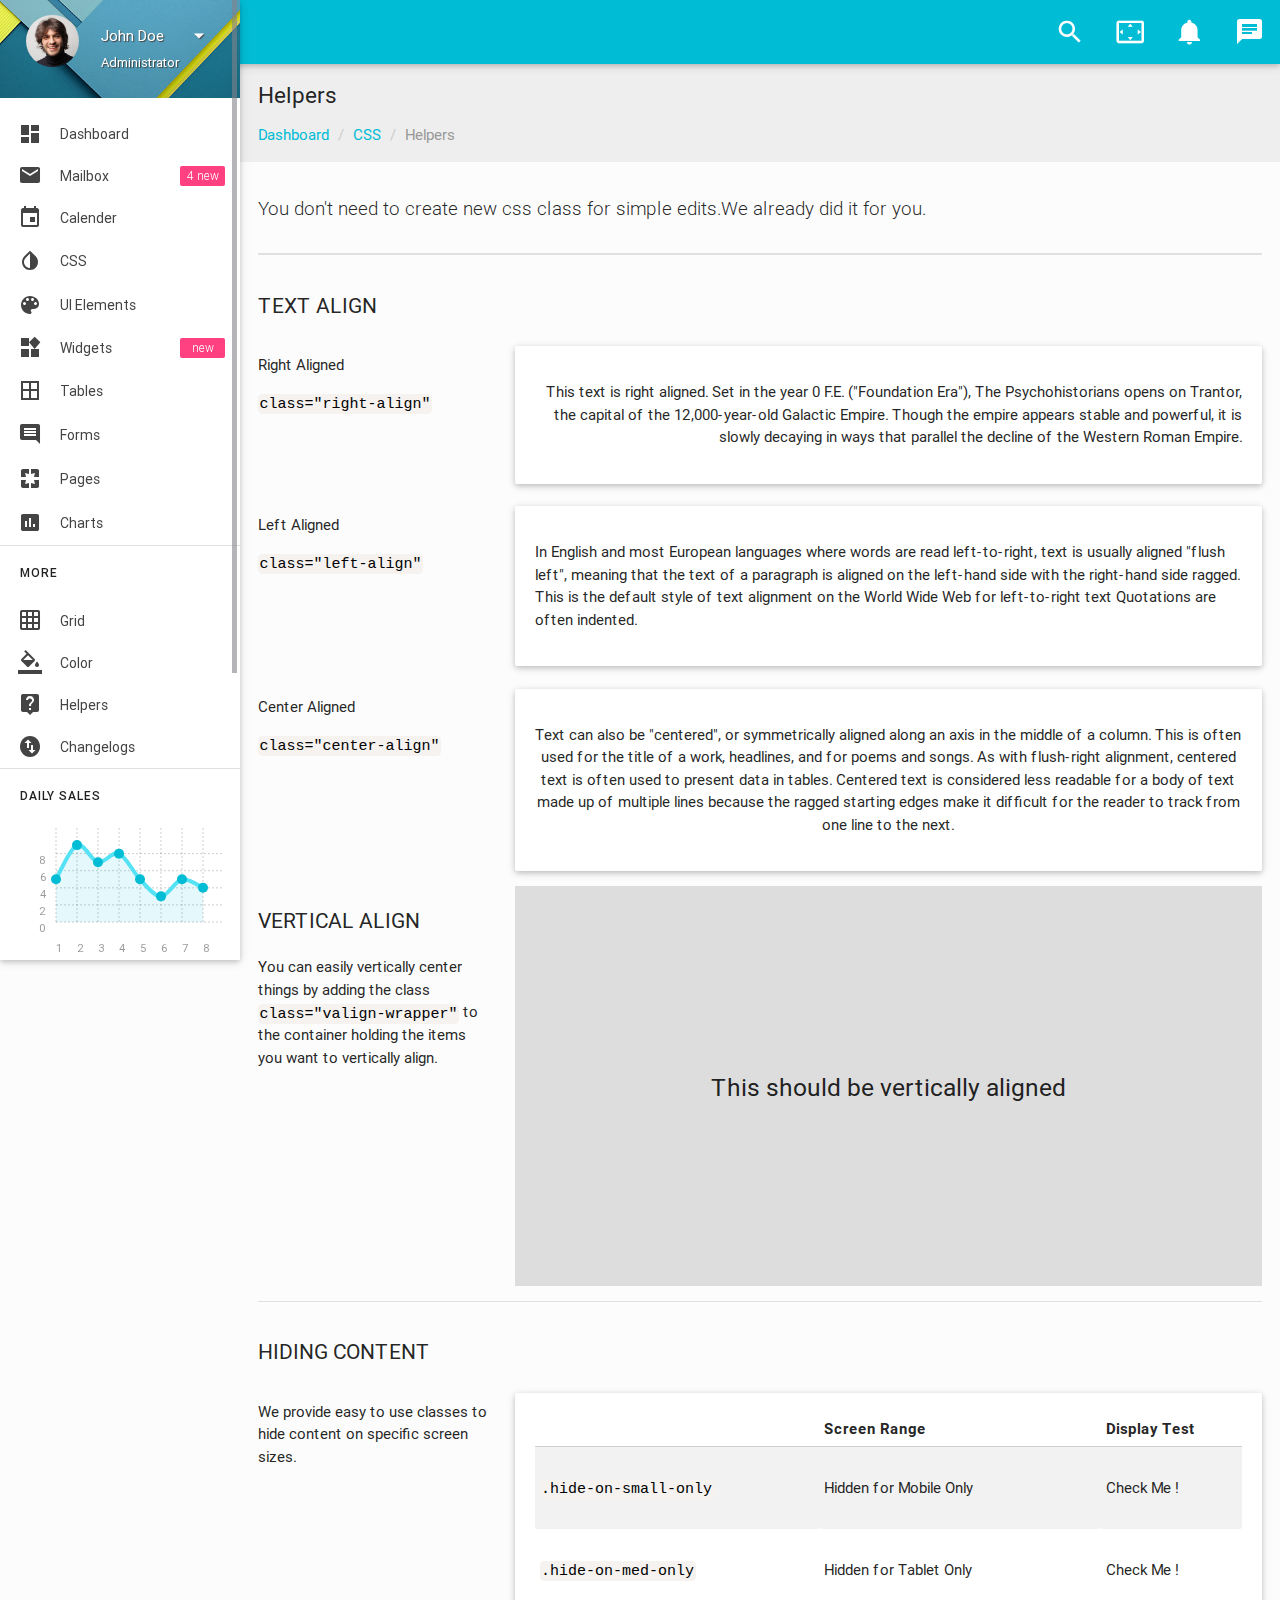
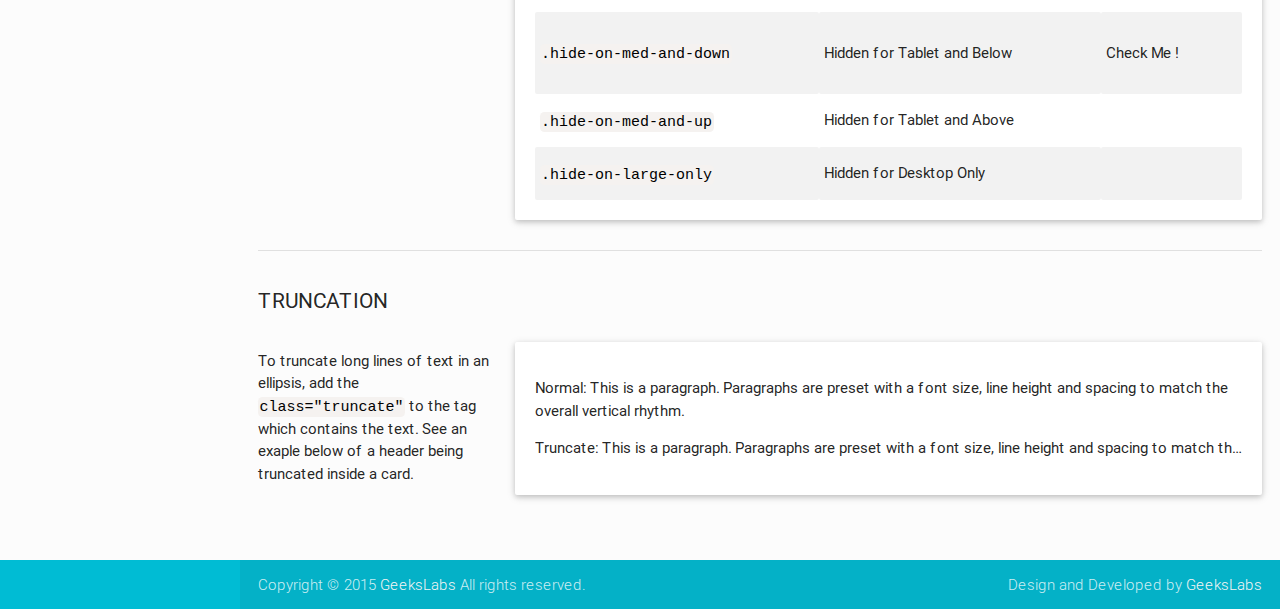
<file: css-helpers.html>
<!DOCTYPE html>
<html lang="en">

<!--================================================================================
    Item Name: Materialize - Material Design Admin Template
    Version: 1.0
    Author: GeeksLabs
    Author URL: http://www.themeforest.net/user/geekslabs
================================================================================ -->

<head>
  <meta http-equiv="Content-Type" content="text/html; charset=UTF-8">
  <meta name="viewport" content="width=device-width, initial-scale=1, maximum-scale=1.0, user-scalable=no">
  <meta http-equiv="X-UA-Compatible" content="IE=edge">
  <meta name="msapplication-tap-highlight" content="no">
  <meta name="description" content="Materialize is a Material Design Admin Template,It's modern, responsive and based on Material Design by Google. ">
  <meta name="keywords" content="materialize, admin template, dashboard template, flat admin template, responsive admin template,">
  <title>Helpers | Materialize - Material Design Admin Template</title>

  <!-- Favicons-->
  <link rel="icon" href="images/favicon/favicon-32x32.png" sizes="32x32">
  <!-- Favicons-->
  <link rel="apple-touch-icon-precomposed" href="images/favicon/apple-touch-icon-152x152.png">
  <!-- For iPhone -->
  <meta name="msapplication-TileColor" content="#00bcd4">
  <meta name="msapplication-TileImage" content="images/favicon/mstile-144x144.png">
  <!-- For Windows Phone -->


  <!-- CORE CSS-->
  
  <link href="css/materialize.css" type="text/css" rel="stylesheet" media="screen,projection">
  <link href="css/style.css" type="text/css" rel="stylesheet" media="screen,projection">


  <!-- INCLUDED PLUGIN CSS ON THIS PAGE -->
  <link href="css/prism.css" type="text/css" rel="stylesheet" media="screen,projection">
  <link href="js/plugins/perfect-scrollbar/perfect-scrollbar.css" type="text/css" rel="stylesheet" media="screen,projection">
  <link href="js/plugins/chartist-js/chartist.min.css" type="text/css" rel="stylesheet" media="screen,projection">
</head>

<body>
  <!-- Start Page Loading -->
  <div id="loader-wrapper">
    <div id="loader"></div>
    <div class="loader-section section-left"></div>
    <div class="loader-section section-right"></div>
  </div>
  <!-- End Page Loading -->

  <!-- //////////////////////////////////////////////////////////////////////////// -->

  <!-- START HEADER -->
  <header id="header" class="page-topbar">
        <!-- start header nav-->
        <div class="navbar-fixed">
            <nav class="cyan">
                <div class="nav-wrapper">
                    <h1 class="logo-wrapper"><a href="index.html" class="brand-logo darken-1"><img src="images/materialize-logo.png" alt="materialize logo"></a> <span class="logo-text">Materialize</span></h1>
                    <ul class="right hide-on-med-and-down">
                        <li class="search-out">
                            <input type="text" class="search-out-text">
                        </li>
                        <li>    
                            <a href="javascript:void(0);" class="waves-effect waves-block waves-light show-search"><i class="mdi-action-search"></i></a>                              
                        </li>
                        <li><a href="javascript:void(0);" class="waves-effect waves-block waves-light toggle-fullscreen"><i class="mdi-action-settings-overscan"></i></a>
                        </li>
                        <li><a href="javascript:void(0);" class="waves-effect waves-block waves-light"><i class="mdi-social-notifications"></i></a>
                        </li>
                        <!-- Dropdown Trigger -->                        
                        <li><a href="#" data-activates="chat-out" class="waves-effect waves-block waves-light chat-collapse"><i class="mdi-communication-chat"></i></a>
                        </li>
                    </ul>
                </div>
            </nav>
        </div>
        <!-- end header nav-->
  </header>
  <!-- END HEADER -->

  <!-- //////////////////////////////////////////////////////////////////////////// -->

  <!-- START MAIN -->
  <div id="main">
    <!-- START WRAPPER -->
    <div class="wrapper">

      <!-- START LEFT SIDEBAR NAV-->
      <aside id="left-sidebar-nav">
          <ul id="slide-out" class="side-nav fixed leftside-navigation">
              <li class="user-details cyan darken-2">
                  <div class="row">
                      <div class="col col s4 m4 l4">
                          <img src="images/avatar.jpg" alt="" class="circle responsive-img valign profile-image">
                      </div>
                      <div class="col col s8 m8 l8">
                          <ul id="profile-dropdown" class="dropdown-content">
                              <li><a href="#"><i class="mdi-action-face-unlock"></i> Profile</a>
                              </li>
                              <li><a href="#"><i class="mdi-action-settings"></i> Settings</a>
                              </li>
                              <li><a href="#"><i class="mdi-communication-live-help"></i> Help</a>
                              </li>
                              <li class="divider"></li>
                              <li><a href="#"><i class="mdi-action-lock-outline"></i> Lock</a>
                              </li>
                              <li><a href="#"><i class="mdi-hardware-keyboard-tab"></i> Logout</a>
                              </li>
                          </ul>
                          <a class="btn-flat dropdown-button waves-effect waves-light white-text profile-btn" href="#" data-activates="profile-dropdown">John Doe<i class="mdi-navigation-arrow-drop-down right"></i></a>
                          <p class="user-roal">Administrator</p>
                      </div>
                  </div>
              </li>
              <li class="bold"><a href="index.html" class="waves-effect waves-cyan"><i class="mdi-action-dashboard"></i> Dashboard</a>
              </li>
              <li class="bold"><a href="app-email.html" class="waves-effect waves-cyan"><i class="mdi-communication-email"></i> Mailbox <span class="new badge">4</span></a>
              </li>
              <li class="bold"><a href="app-calendar.html" class="waves-effect waves-cyan"><i class="mdi-editor-insert-invitation"></i> Calender</a>
              </li>
              <li class="no-padding">
                  <ul class="collapsible collapsible-accordion">
                      <li class="bold"><a class="collapsible-header waves-effect waves-cyan"><i class="mdi-action-invert-colors"></i> CSS</a>
                          <div class="collapsible-body">
                              <ul>
                                  <li><a href="css-typography.html">Typography</a>
                                  </li>                                        
                                  <li><a href="css-icons.html">Icons</a>
                                  </li>
                                  <li><a href="css-shadow.html">Shadow</a>
                                  </li>
                                  <li><a href="css-media.html">Media</a>
                                  </li>
                                  <li><a href="css-sass.html">Sass</a>
                                  </li>
                              </ul>
                          </div>
                      </li>
                      <li class="bold"><a class="collapsible-header  waves-effect waves-cyan"><i class="mdi-image-palette"></i> UI Elements</a>
                          <div class="collapsible-body">
                              <ul>
                                  <li><a href="ui-buttons.html">Buttons</a>
                                  </li>
                                  <li><a href="ui-badges.html">Badges</a>
                                  </li>
                                  <li><a href="ui-cards.html">Cards</a>
                                  </li>
                                  <li><a href="ui-collections.html">Collections</a>
                                  </li>
                                  <li><a href="ui-accordions.html">Accordian</a>
                                  </li>                                        
                                  <li><a href="ui-navbar.html">Navbar</a>
                                  </li>
                                  <li><a href="ui-pagination.html">Pagination</a>
                                  </li>
                                  <li><a href="ui-preloader.html">Preloader</a>
                                  </li>
                                  <li><a href="ui-modals.html">Modals</a>
                                  </li>
                                  <li><a href="ui-media.html">Media</a>
                                  </li>
                                  <li><a href="ui-toasts.html">Toasts</a>
                                  </li>
                                  <li><a href="ui-tooltip.html">Tooltip</a>
                                  </li>
                              </ul>
                          </div>
                      </li>
                      <li class="bold"><a href="app-widget.html" class="waves-effect waves-cyan"><i class="mdi-device-now-widgets"></i> Widgets <span class="new badge"></span></a>
                      </li>
                      <li class="bold"><a class="collapsible-header  waves-effect waves-cyan"><i class="mdi-editor-border-all"></i> Tables</a>
                          <div class="collapsible-body">
                              <ul>
                                  <li><a href="table-basic.html">Basic Tables</a>
                                  </li>
                                  <li><a href="table-data.html">Data Tables</a>
                                  </li>
                              </ul>
                          </div>
                      </li>
                      <li class="bold"><a class="collapsible-header  waves-effect waves-cyan"><i class="mdi-editor-insert-comment"></i> Forms</a>
                          <div class="collapsible-body">
                              <ul>
                                  <li><a href="form-elements.html">Form Elements</a>
                                  </li>
                                  <li><a href="form-layouts.html">Form Layouts</a>
                                  </li>
                              </ul>
                          </div>
                      </li>
                      <li class="bold"><a class="collapsible-header  waves-effect waves-cyan"><i class="mdi-social-pages"></i> Pages</a>
                          <div class="collapsible-body">
                              <ul>                                        
                                  <li><a href="page-login.html">Login</a>
                                  </li>
                                  <li><a href="page-register.html">Register</a>
                                  </li>
                                  <li><a href="page-lock-screen.html">Lock Screen</a>
                                  </li>
                                  <li><a href="page-invoice.html">Invoice</a>
                                  </li>
                                  <li><a href="page-404.html">404</a>
                                  </li>
                                  <li><a href="page-500.html">500</a>
                                  </li>
                                  <li><a href="page-blank.html">Blank</a>
                                  </li>
                              </ul>
                          </div>
                      </li>
                      <li class="bold"><a class="collapsible-header waves-effect waves-cyan"><i class="mdi-editor-insert-chart"></i> Charts</a>
                          <div class="collapsible-body">
                              <ul>
                                  <li><a href="charts-chartjs.html">Chart JS</a>
                                  </li>
                                  <li><a href="charts-chartist.html">Chartist</a>
                                  </li>
                                  <li><a href="charts-morris.html">Morris Charts</a>
                                  </li>
                                  <li><a href="charts-xcharts.html">xCharts</a>
                                  </li>
                                  <li><a href="charts-flotcharts.html">Flot Charts</a>
                                  </li>
                                  <li><a href="charts-sparklines.html">Sparkline Charts</a>
                                  </li>
                              </ul>
                          </div>
                      </li>
                  </ul>
              </li>
              <li class="li-hover"><div class="divider"></div></li>
              <li class="li-hover"><p class="ultra-small margin more-text">MORE</p></li>
              <li><a href="css-grid.html"><i class="mdi-image-grid-on"></i> Grid</a>
              </li>
              <li><a href="css-color.html"><i class="mdi-editor-format-color-fill"></i> Color</a>
              </li>
              <li><a href="css-helpers.html"><i class="mdi-communication-live-help"></i> Helpers</a>
              </li>
              <li><a href="changelogs.html"><i class="mdi-action-swap-vert-circle"></i> Changelogs</a>
              </li>
              <li class="li-hover"><div class="divider"></div></li>
              <li class="li-hover"><p class="ultra-small margin more-text">Daily Sales</p></li>
              <li class="li-hover">
                  <div class="row">
                      <div class="col s12 m12 l12">
                          <div class="sample-chart-wrapper">                            
                              <div class="ct-chart ct-golden-section" id="ct2-chart"></div>
                          </div>
                      </div>
                  </div>
              </li>
          </ul>
          <a href="#" data-activates="slide-out" class="sidebar-collapse btn-floating btn-medium waves-effect waves-light hide-on-large-only darken-2"><i class="mdi-navigation-menu" ></i></a>
      </aside>
      <!-- END LEFT SIDEBAR NAV-->

      <!-- //////////////////////////////////////////////////////////////////////////// -->

      <!-- START CONTENT -->
      <section id="content">

        <!--breadcrumbs start-->
        <div id="breadcrumbs-wrapper" class=" grey lighten-3">
          <div class="container">
            <div class="row">
              <div class="col s12 m12 l12">
                <h5 class="breadcrumbs-title">Helpers</h5>
                <ol class="breadcrumb">
                  <li><a href="index.html">Dashboard</a>
                  </li>
                  <li><a href="#">CSS</a>
                  </li>
                  <li class="active">Helpers</li>
                </ol>
              </div>
            </div>
          </div>
        </div>
        <!--breadcrumbs end-->


        <!--start container-->
        <div class="container">
          <div class="section">

            <p class="caption">You don't need to create new css class for simple edits.We already did it for you.</p>
            <div class="divider"></div>

            <div class="divider"></div>
            <div id="text-align" class="section">
              <h4 class="header">Text Align</h4>
              <div class="row">
                <div class="col s12 m4 l3">
                  <p>Right Aligned</p>
                  <code class="language-markup">class="right-align"</code>
                </div>
                <div class="col s12 m8 l9">
                  <div class="card-panel">
                    <p class="right-align">This text is right aligned. Set in the year 0 F.E. ("Foundation Era"), The Psychohistorians opens on Trantor, the capital of the 12,000-year-old Galactic Empire. Though the empire appears stable and powerful, it is slowly decaying
                      in ways that parallel the decline of the Western Roman Empire.</p>
                  </div>
                </div>
              </div>
              <div class="row">
                <div class="col s12 m4 l3">
                  <p>Left Aligned</p>
                  <code class="language-markup">class="left-align"</code>
                </div>
                <div class="col s12 m8 l9">
                  <div class="card-panel">
                    <p class="left-align">In English and most European languages where words are read left-to-right, text is usually aligned "flush left", meaning that the text of a paragraph is aligned on the left-hand side with the right-hand side ragged. This is the default
                      style of text alignment on the World Wide Web for left-to-right text Quotations are often indented.</p>
                  </div>
                </div>
              </div>
              <div class="row">
                <div class="col s12 m4 l3">
                  <p>Center Aligned</p>
                  <code class="language-markup">class="center-align"</code>
                </div>
                <div class="col s12 m8 l9">
                  <div class="card-panel">
                    <p class="center-align">Text can also be "centered", or symmetrically aligned along an axis in the middle of a column. This is often used for the title of a work, headlines, and for poems and songs. As with flush-right alignment, centered text is often used
                      to present data in tables. Centered text is considered less readable for a body of text made up of multiple lines because the ragged starting edges make it difficult for the reader to track from one line to the next.</p>
                  </div>
                </div>
              </div>
              <div class="row">
                <div class="col s12 m4 l3">
                  <h4 class="header">Vertical Align</h4>
                  <p>You can easily vertically center things by adding the class <code class="language-markup">class="valign-wrapper"</code> to the container holding the items you want to vertically align.</p>
                </div>
                <div class="col s12 m8 l9">
                  
                    <div class="valign-demo valign-wrapper">
                      <h5 class="valign center" style="width: 100%;">This should be vertically aligned</h5>
                  </div>
                </div>
              </div>
            </div>
            <div class="divider"></div>

            <div id="hiding-content" class="section">
              <h4 class="header">Hiding Content</h4>
              <div class="row">
                <div class="col s12 m4 l3">
                  <p>We provide easy to use classes to hide content on specific screen sizes.</p>
                </div>
                <div class="col s12 m8 l9">
                  <div class="card-panel">
                    <table class="striped">
                      <thead>
                        <tr>
                          <th></th>
                          <th>Screen Range</th>
                          <th>Display Test</th>
                        </tr>
                      </thead>
                      <tbody>
                        <tr>
                          <td><code class="language-markup">.hide-on-small-only</code>
                          </td>
                          <td>Hidden for Mobile Only</td>
                          <td>
                            <p class="hide-on-small-only">Check Me !</p>
                          </td>
                        </tr>
                        <tr>
                          <td><code class="language-markup">.hide-on-med-only</code>
                          </td>
                          <td>Hidden for Tablet Only</td>
                          <td>
                            <p class="hide-on-med-only">Check Me !</p>
                          </td>
                        </tr>
                        <tr>
                          <td><code class="language-markup">.hide-on-med-and-down</code>
                          </td>
                          <td>Hidden for Tablet and Below</td>
                          <td>
                            <p class="hide-on-med-and-down">Check Me !</p>
                          </td>
                        </tr>
                        <tr>
                          <td><code class="language-markup">.hide-on-med-and-up</code>
                          </td>
                          <td>Hidden for Tablet and Above</td>
                          <td>
                            <p class="hide-on-med-and-up">Check Me !</p>
                          </td>
                        </tr>
                        <tr>
                          <td><code class="language-markup">.hide-on-large-only</code>
                          </td>
                          <td>Hidden for Desktop Only</td>
                          <td>
                            <p class="hide-on-large-only">Check Me !</p>
                          </td>
                        </tr>
                      </tbody>
                    </table>
                  </div>
                </div>
              </div>
            </div>

            <div class="divider"></div>
            <div id="truncation" class="section">
              <h4 class="header">Truncation</h4>
              <div class="row">
                <div class="col s12 m4 l3">
                  <p>To truncate long lines of text in an ellipsis, add the <code class="language-markup">class="truncate"</code> to the tag which contains the text. See an exaple below of a header being truncated inside a card.</p>
                </div>
                <div class="col s12 m8 l9">
                  <div class="card-panel">
                    <p>Normal: This is a paragraph. Paragraphs are preset with a font size, line height and spacing to match the overall vertical rhythm.</p>
                    <p class="truncate">Truncate: This is a paragraph. Paragraphs are preset with a font size, line height and spacing to match the overall vertical rhythm.</p>
                  </div>
                </div>
              </div>
            </div>

          </div>
        </div>
        <!--end container-->

      </section>
      <!-- END CONTENT -->

      <!-- //////////////////////////////////////////////////////////////////////////// -->
      <!-- START RIGHT SIDEBAR NAV-->
      <aside id="right-sidebar-nav">
        <ul id="chat-out" class="side-nav rightside-navigation">
            <li class="li-hover">
            <a href="#" data-activates="chat-out" class="chat-close-collapse right"><i class="mdi-navigation-close"></i></a>
            <div id="right-search" class="row">
                <form class="col s12">
                    <div class="input-field">
                        <i class="mdi-action-search prefix"></i>
                        <input id="icon_prefix" type="text" class="validate">
                        <label for="icon_prefix">Search</label>
                    </div>
                </form>
            </div>
            </li>
            <li class="li-hover">
                <ul class="chat-collapsible" data-collapsible="expandable">
                <li>
                    <div class="collapsible-header teal white-text active"><i class="mdi-social-whatshot"></i>Recent Activity</div>
                    <div class="collapsible-body recent-activity">
                        <div class="recent-activity-list chat-out-list row">
                            <div class="col s3 recent-activity-list-icon"><i class="mdi-action-add-shopping-cart"></i>
                            </div>
                            <div class="col s9 recent-activity-list-text">
                                <a href="#">just now</a>
                                <p>Jim Doe Purchased new equipments for zonal office.</p>
                            </div>
                        </div>
                        <div class="recent-activity-list chat-out-list row">
                            <div class="col s3 recent-activity-list-icon"><i class="mdi-device-airplanemode-on"></i>
                            </div>
                            <div class="col s9 recent-activity-list-text">
                                <a href="#">Yesterday</a>
                                <p>Your Next flight for USA will be on 15th August 2015.</p>
                            </div>
                        </div>
                        <div class="recent-activity-list chat-out-list row">
                            <div class="col s3 recent-activity-list-icon"><i class="mdi-action-settings-voice"></i>
                            </div>
                            <div class="col s9 recent-activity-list-text">
                                <a href="#">5 Days Ago</a>
                                <p>Natalya Parker Send you a voice mail for next conference.</p>
                            </div>
                        </div>
                        <div class="recent-activity-list chat-out-list row">
                            <div class="col s3 recent-activity-list-icon"><i class="mdi-action-store"></i>
                            </div>
                            <div class="col s9 recent-activity-list-text">
                                <a href="#">Last Week</a>
                                <p>Jessy Jay open a new store at S.G Road.</p>
                            </div>
                        </div>
                        <div class="recent-activity-list chat-out-list row">
                            <div class="col s3 recent-activity-list-icon"><i class="mdi-action-settings-voice"></i>
                            </div>
                            <div class="col s9 recent-activity-list-text">
                                <a href="#">5 Days Ago</a>
                                <p>Natalya Parker Send you a voice mail for next conference.</p>
                            </div>
                        </div>
                    </div>
                </li>
                <li>
                    <div class="collapsible-header light-blue white-text active"><i class="mdi-editor-attach-money"></i>Sales Repoart</div>
                    <div class="collapsible-body sales-repoart">
                        <div class="sales-repoart-list  chat-out-list row">
                            <div class="col s8">Target Salse</div>
                            <div class="col s4"><span id="sales-line-1"></span>
                            </div>
                        </div>
                        <div class="sales-repoart-list chat-out-list row">
                            <div class="col s8">Payment Due</div>
                            <div class="col s4"><span id="sales-bar-1"></span>
                            </div>
                        </div>
                        <div class="sales-repoart-list chat-out-list row">
                            <div class="col s8">Total Delivery</div>
                            <div class="col s4"><span id="sales-line-2"></span>
                            </div>
                        </div>
                        <div class="sales-repoart-list chat-out-list row">
                            <div class="col s8">Total Progress</div>
                            <div class="col s4"><span id="sales-bar-2"></span>
                            </div>
                        </div>
                    </div>
                </li>
                <li>
                    <div class="collapsible-header red white-text"><i class="mdi-action-stars"></i>Favorite Associates</div>
                    <div class="collapsible-body favorite-associates">
                        <div class="favorite-associate-list chat-out-list row">
                            <div class="col s4"><img src="images/avatar.jpg" alt="" class="circle responsive-img online-user valign profile-image">
                            </div>
                            <div class="col s8">
                                <p>Eileen Sideways</p>
                                <p class="place">Los Angeles, CA</p>
                            </div>
                        </div>
                        <div class="favorite-associate-list chat-out-list row">
                            <div class="col s4"><img src="images/avatar.jpg" alt="" class="circle responsive-img online-user valign profile-image">
                            </div>
                            <div class="col s8">
                                <p>Zaham Sindil</p>
                                <p class="place">San Francisco, CA</p>
                            </div>
                        </div>
                        <div class="favorite-associate-list chat-out-list row">
                            <div class="col s4"><img src="images/avatar.jpg" alt="" class="circle responsive-img offline-user valign profile-image">
                            </div>
                            <div class="col s8">
                                <p>Renov Leongal</p>
                                <p class="place">Cebu City, Philippines</p>
                            </div>
                        </div>
                        <div class="favorite-associate-list chat-out-list row">
                            <div class="col s4"><img src="images/avatar.jpg" alt="" class="circle responsive-img online-user valign profile-image">
                            </div>
                            <div class="col s8">
                                <p>Weno Carasbong</p>
                                <p>Tokyo, Japan</p>
                            </div>
                        </div>
                        <div class="favorite-associate-list chat-out-list row">
                            <div class="col s4"><img src="images/avatar.jpg" alt="" class="circle responsive-img offline-user valign profile-image">
                            </div>
                            <div class="col s8">
                                <p>Nusja Nawancali</p>
                                <p class="place">Bangkok, Thailand</p>
                            </div>
                        </div>
                    </div>
                </li>
                </ul>
            </li>
        </ul>
      </aside>
      <!-- LEFT RIGHT SIDEBAR NAV-->

    </div>
    <!-- END WRAPPER -->

  </div>
  <!-- END MAIN -->



  <!-- //////////////////////////////////////////////////////////////////////////// -->

  <!-- START FOOTER -->
  <footer class="page-footer">
    <div class="footer-copyright">
      <div class="container">
        <span>Copyright © 2015 <a class="grey-text text-lighten-4" href="http://themeforest.net/user/geekslabs/portfolio?ref=geekslabs" target="_blank">GeeksLabs</a> All rights reserved.</span>
        <span class="right"> Design and Developed by <a class="grey-text text-lighten-4" href="http://geekslabs.com/">GeeksLabs</a></span>
        </div>
    </div>
  </footer>
    <!-- END FOOTER -->



    <!-- ================================================
    Scripts
    ================================================ -->
    
    <!-- jQuery Library -->
    <script type="text/javascript" src="js/jquery-1.11.2.min.js"></script>    
    <!--materialize js-->
    <script type="text/javascript" src="js/materialize.js"></script>
    <!--prism-->
    <script type="text/javascript" src="js/prism.js"></script>
    <!--scrollbar-->
    <script type="text/javascript" src="js/plugins/perfect-scrollbar/perfect-scrollbar.min.js"></script>
    <!-- chartist -->
    <script type="text/javascript" src="js/plugins/chartist-js/chartist.min.js"></script>   
    
    <!--plugins.js - Some Specific JS codes for Plugin Settings-->
    <script type="text/javascript" src="js/plugins.js"></script>
    
</body>

</html>
</file>
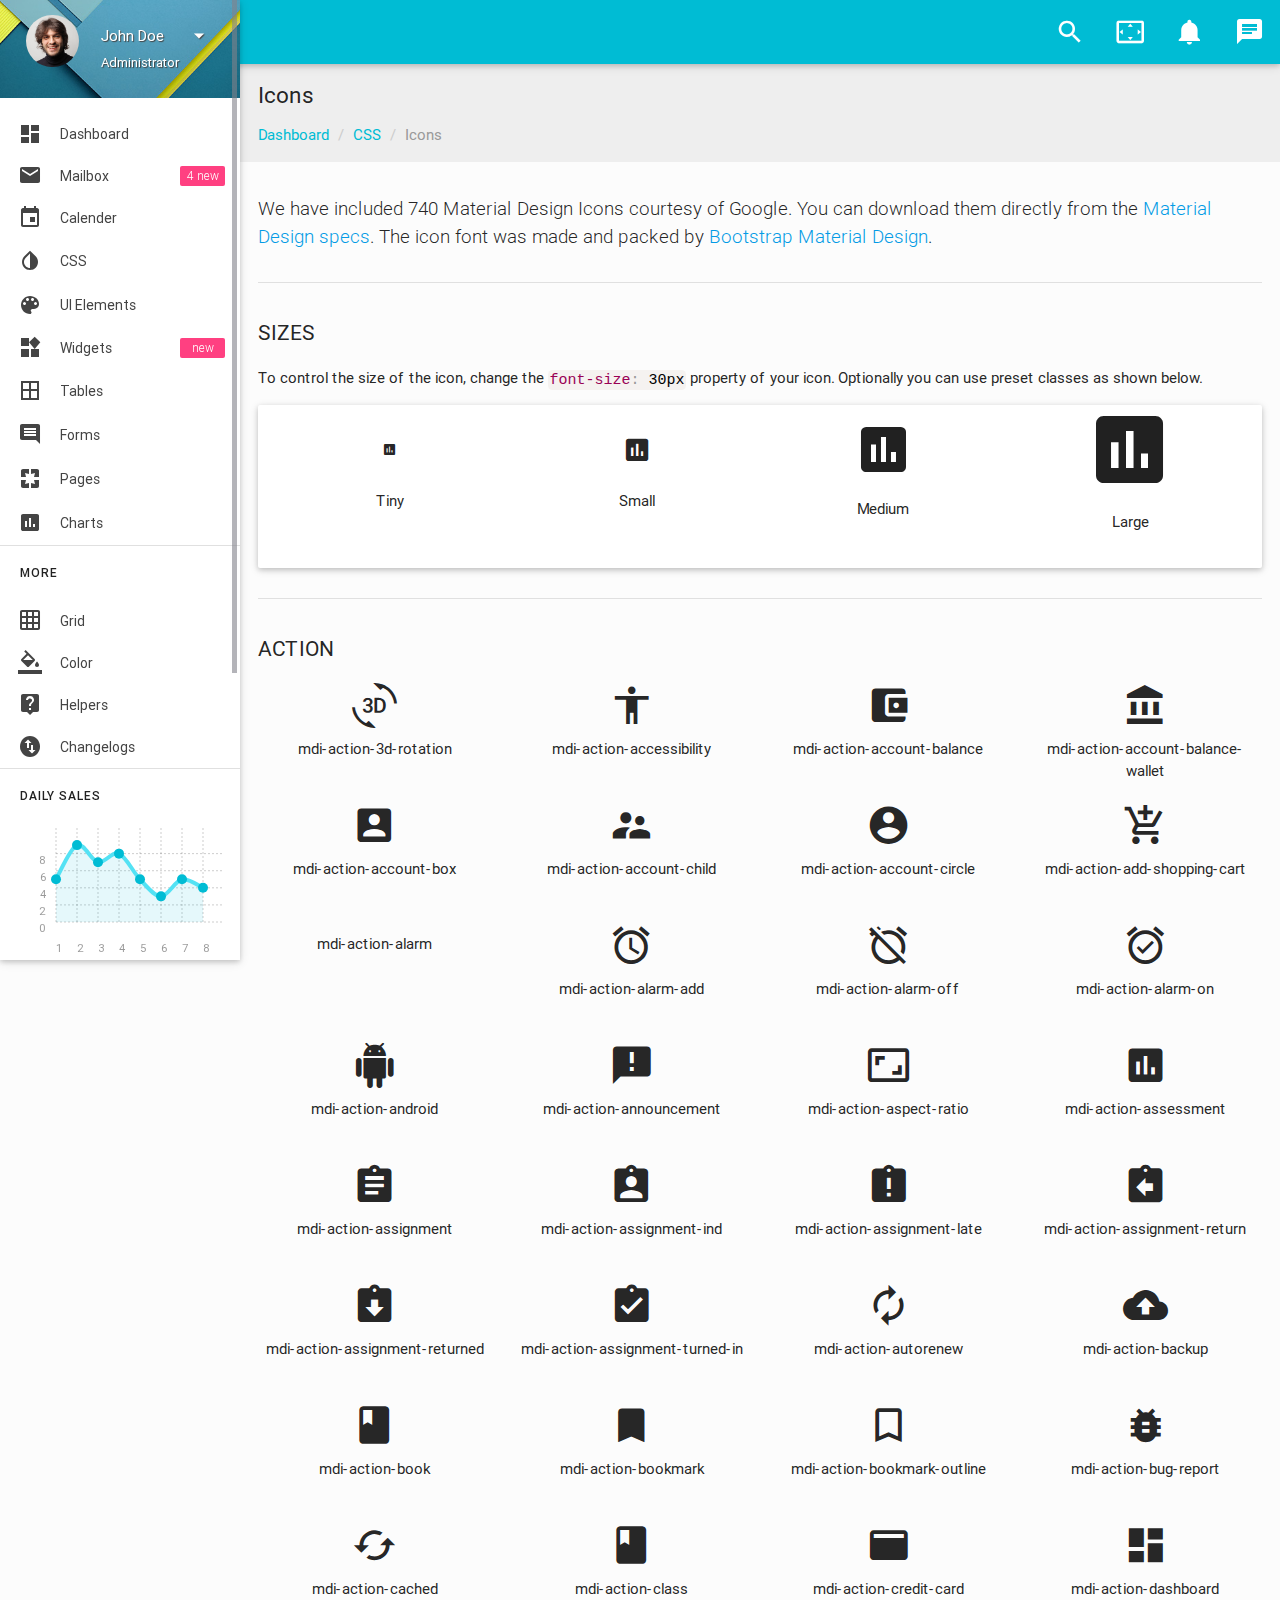
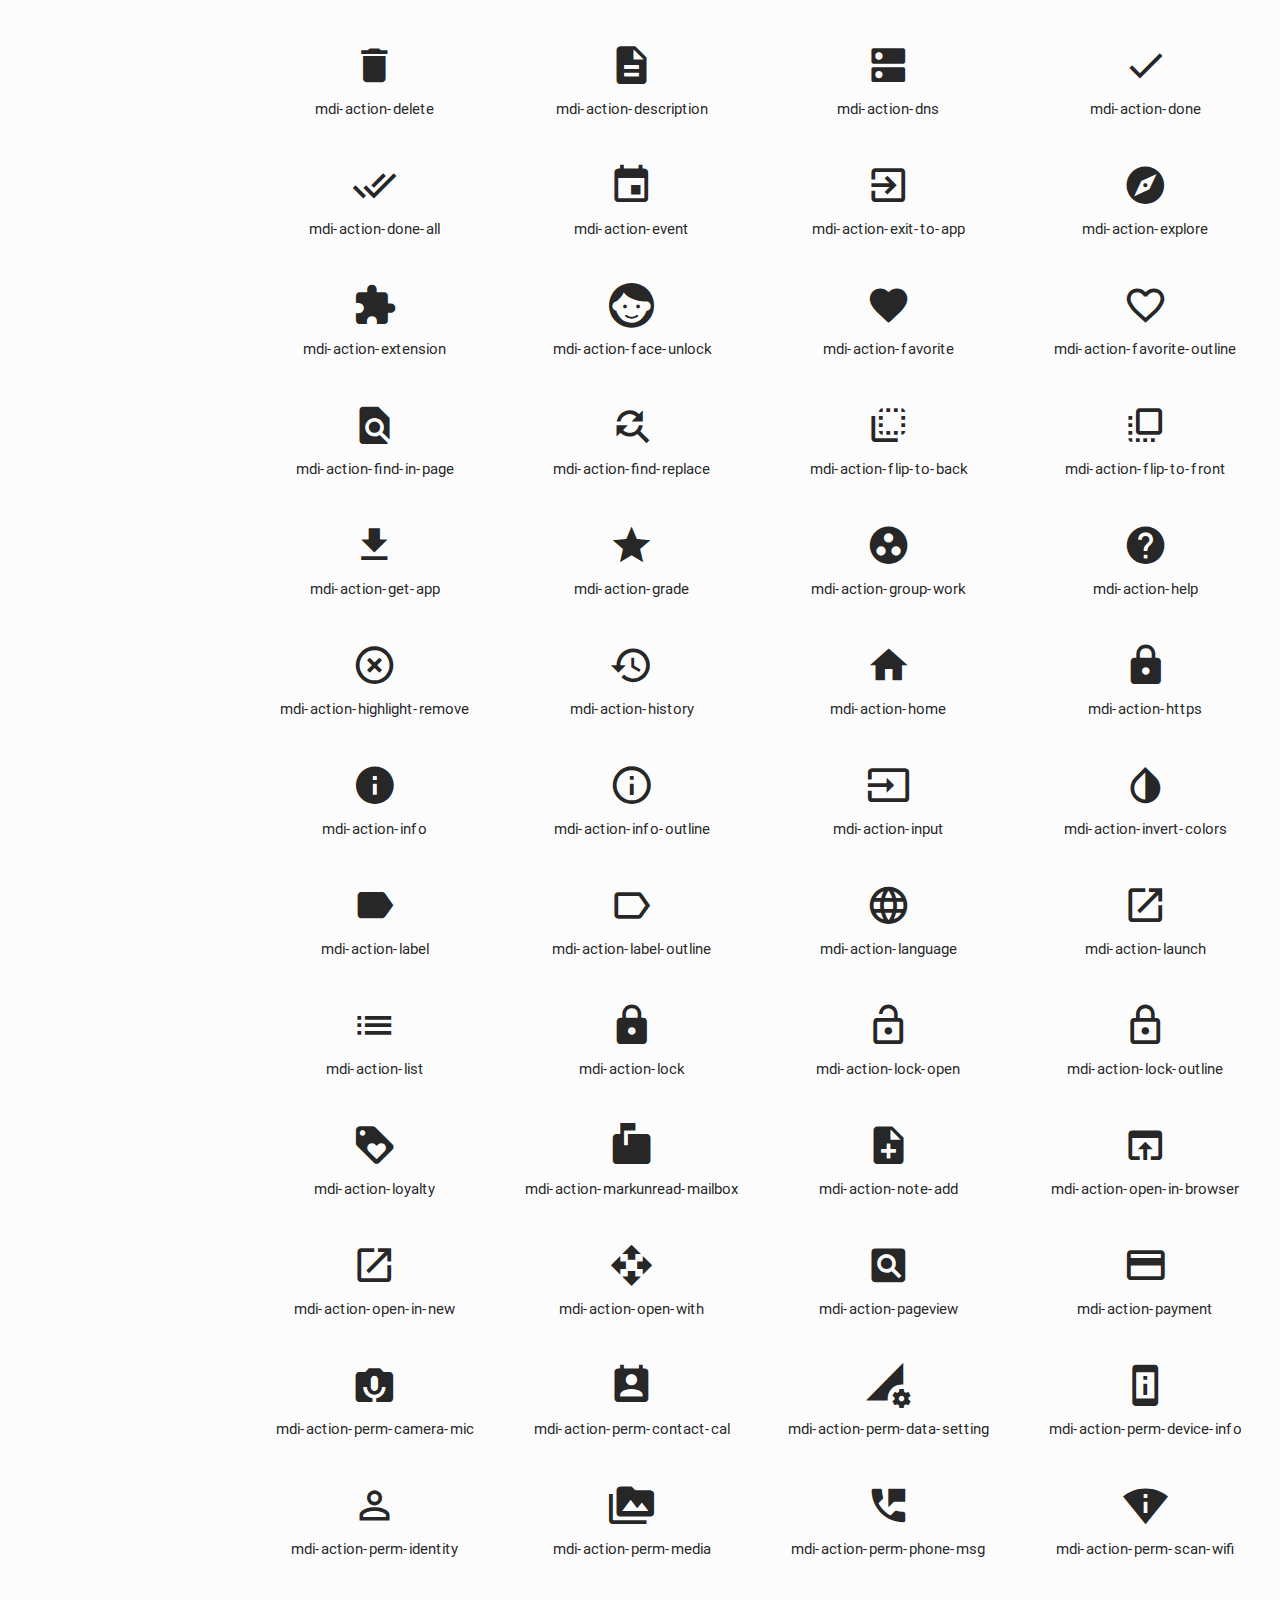
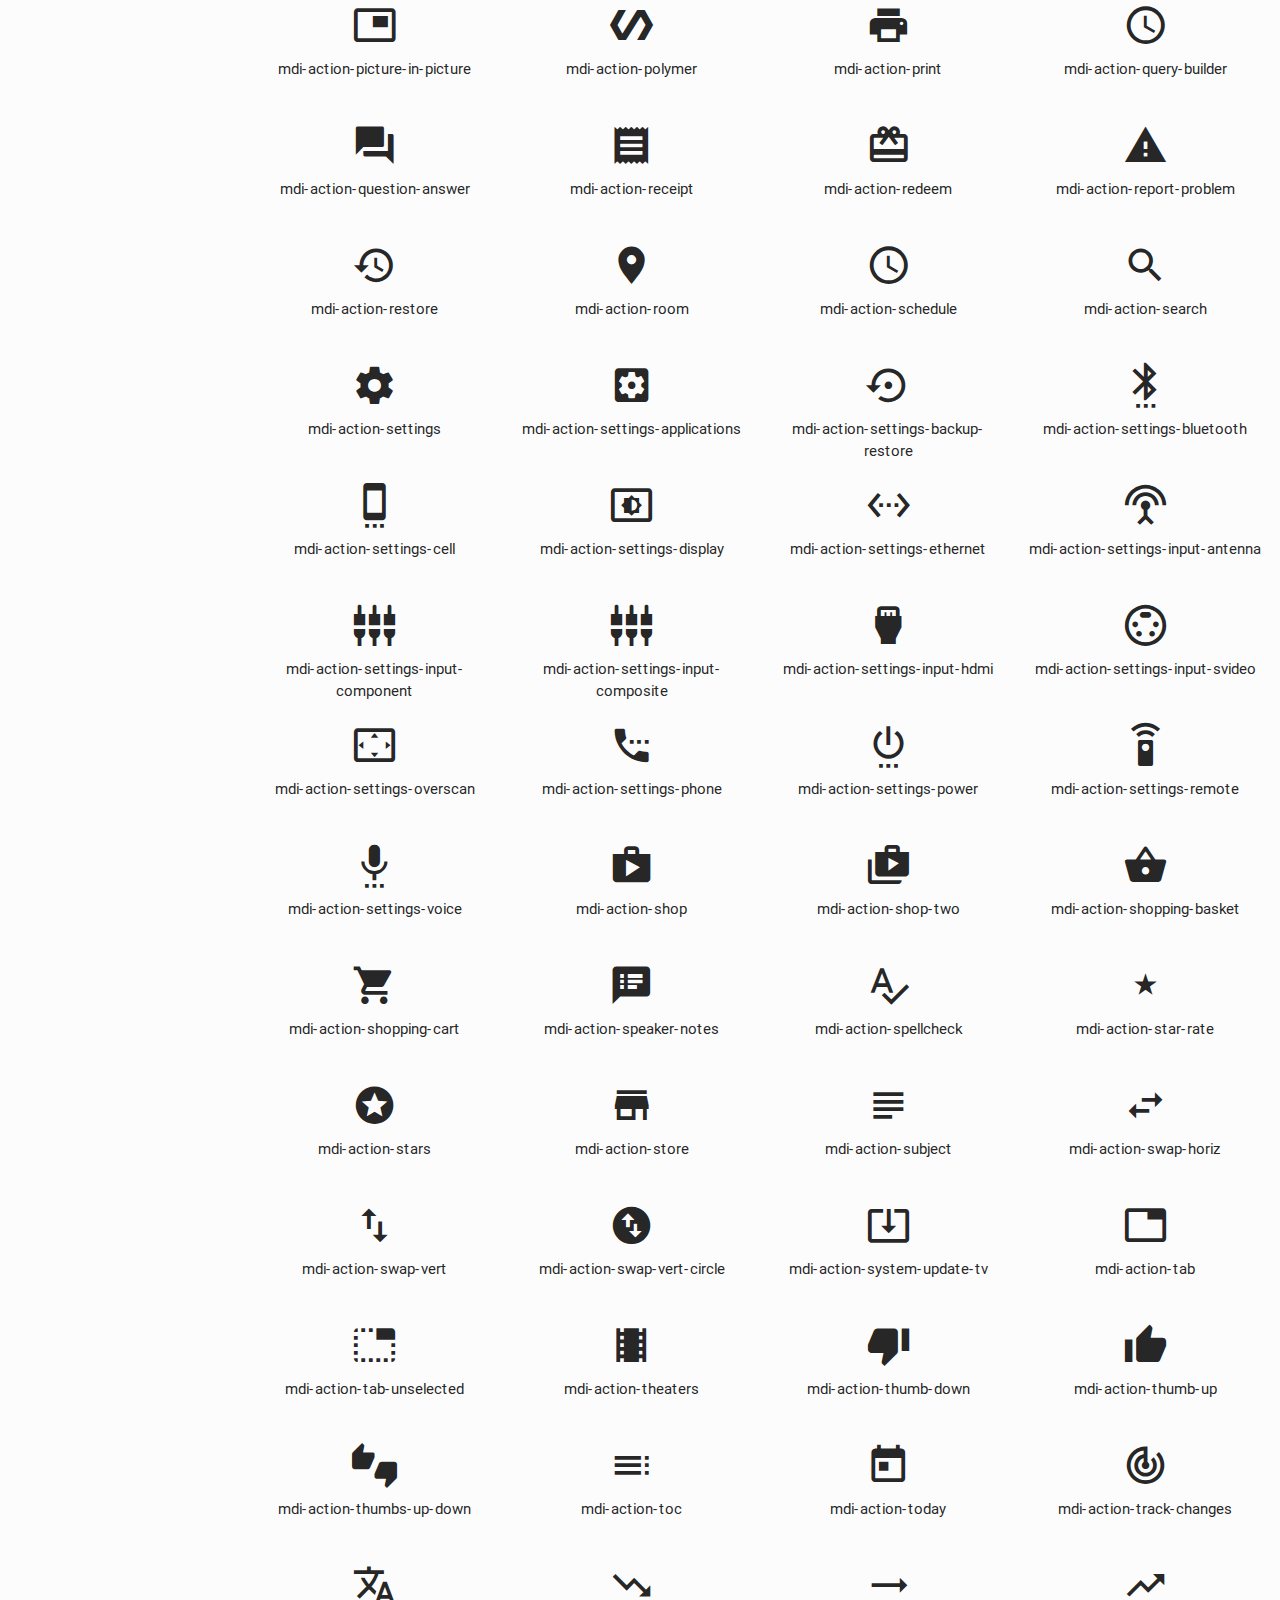
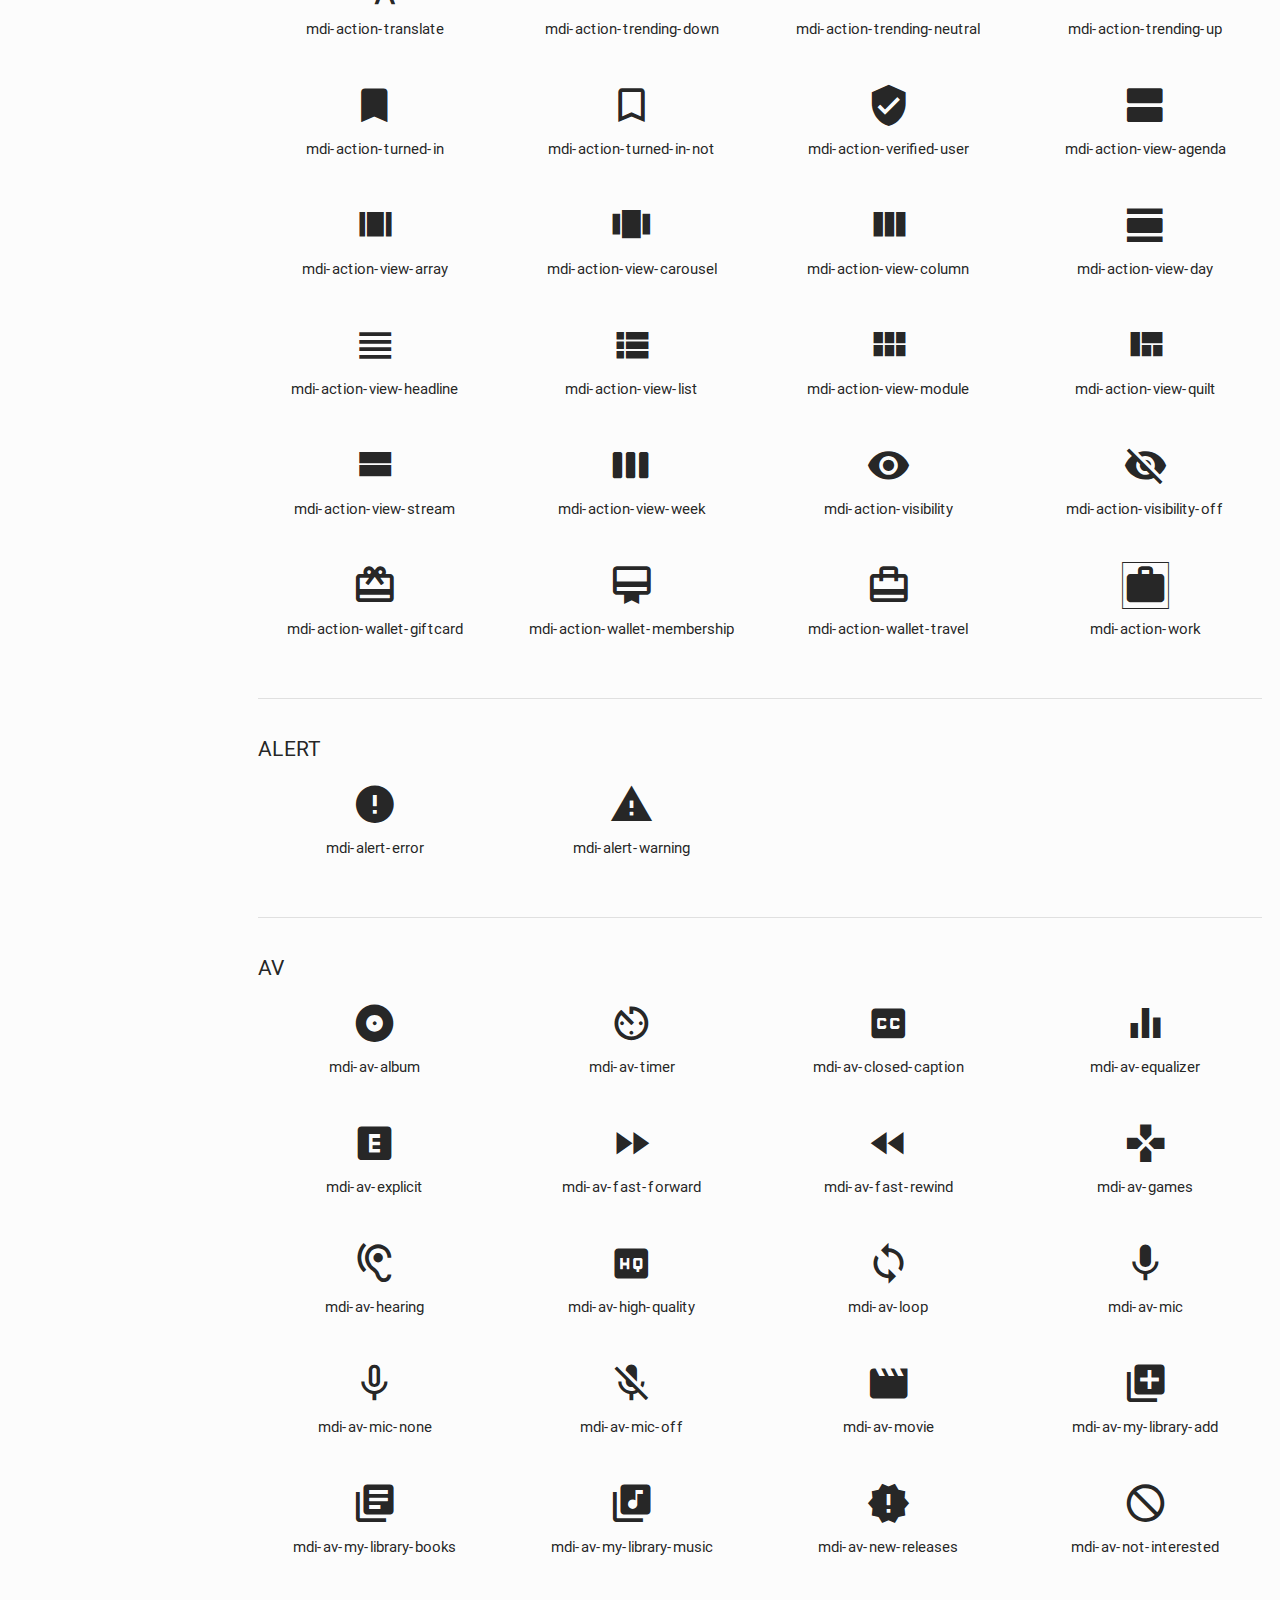
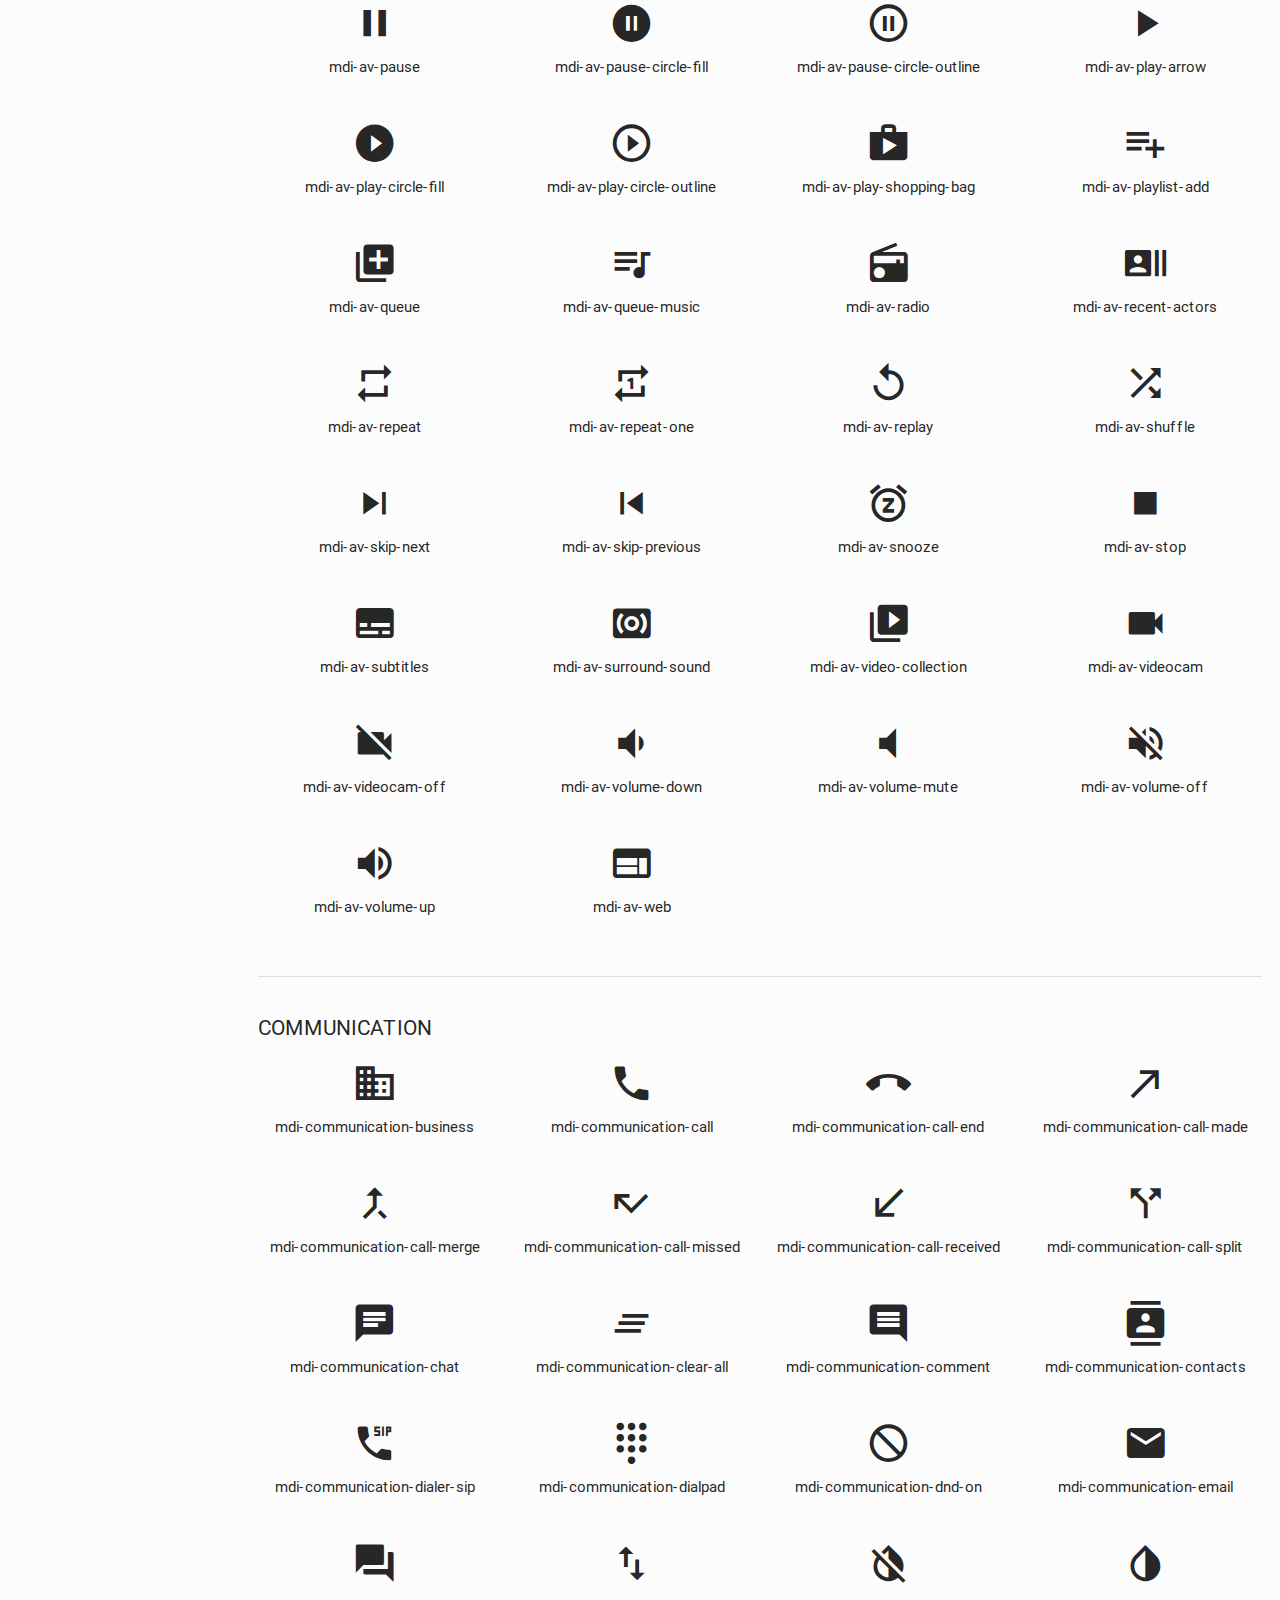
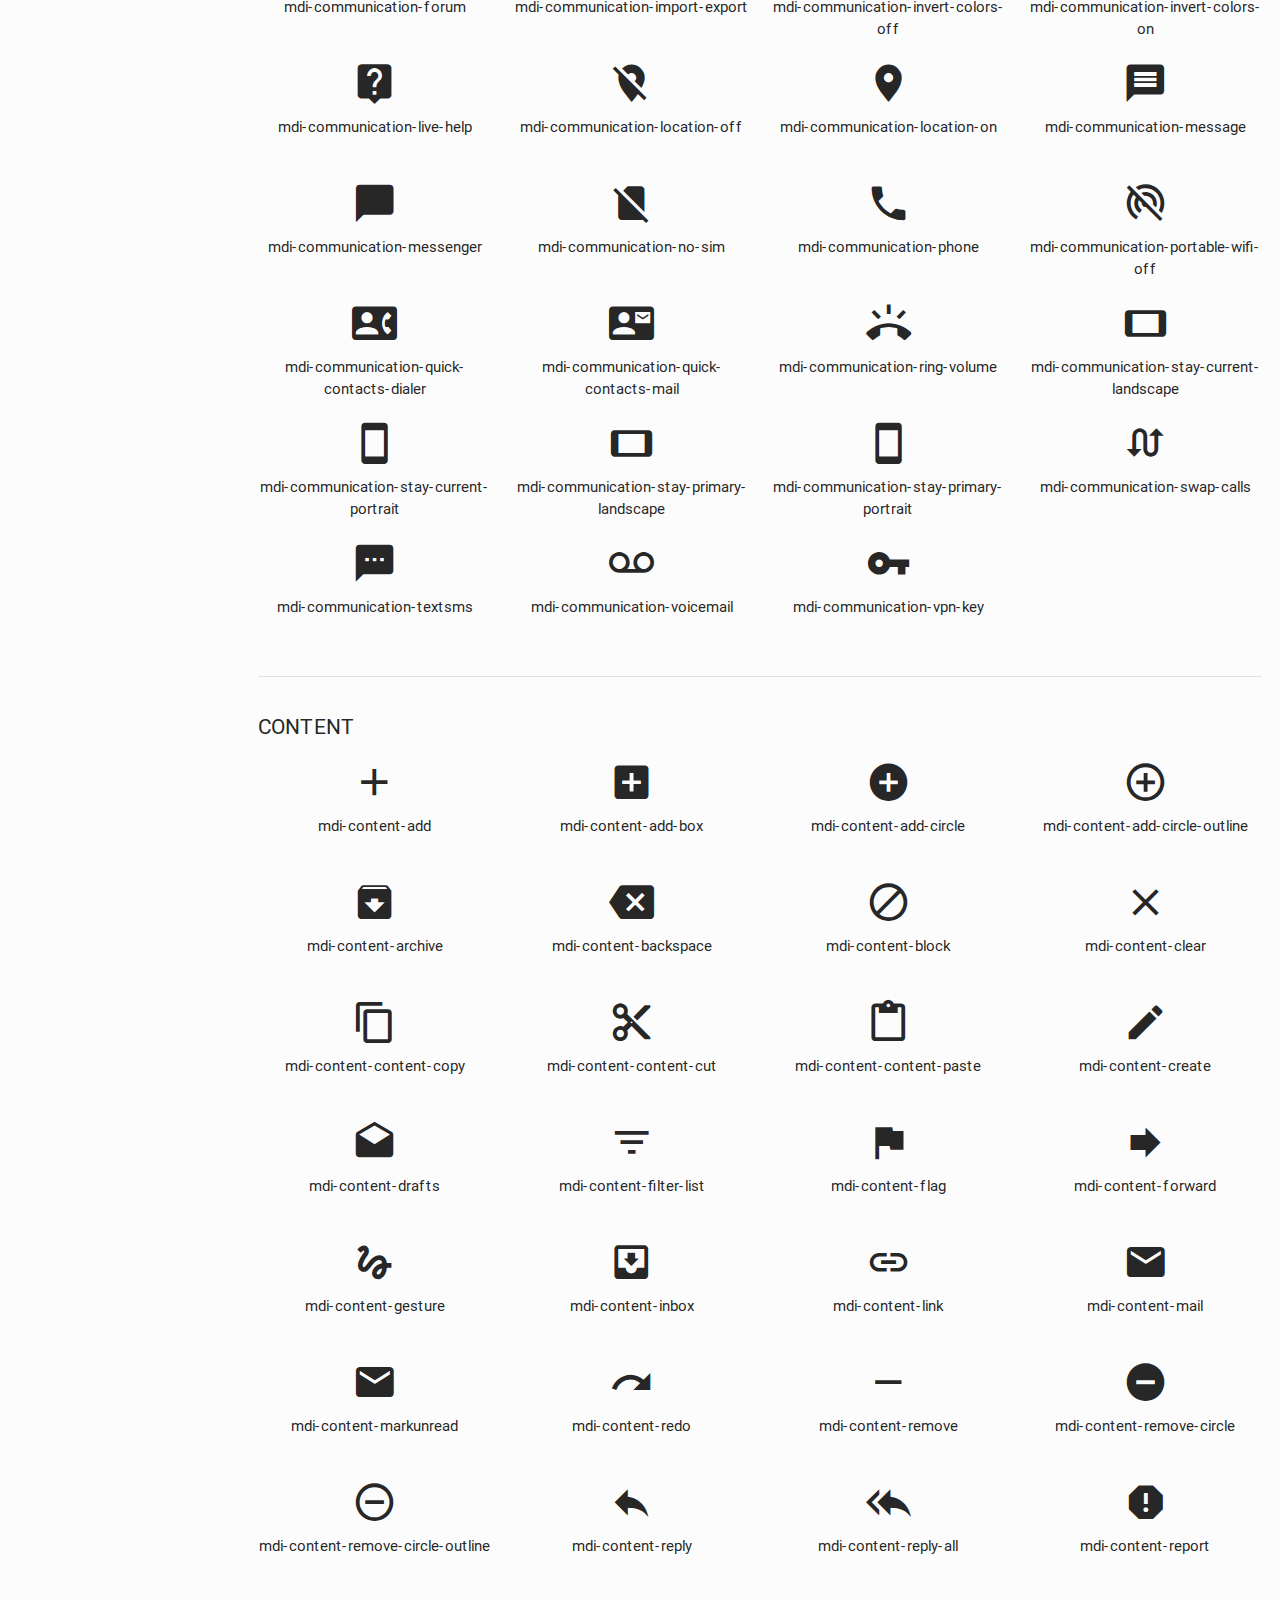
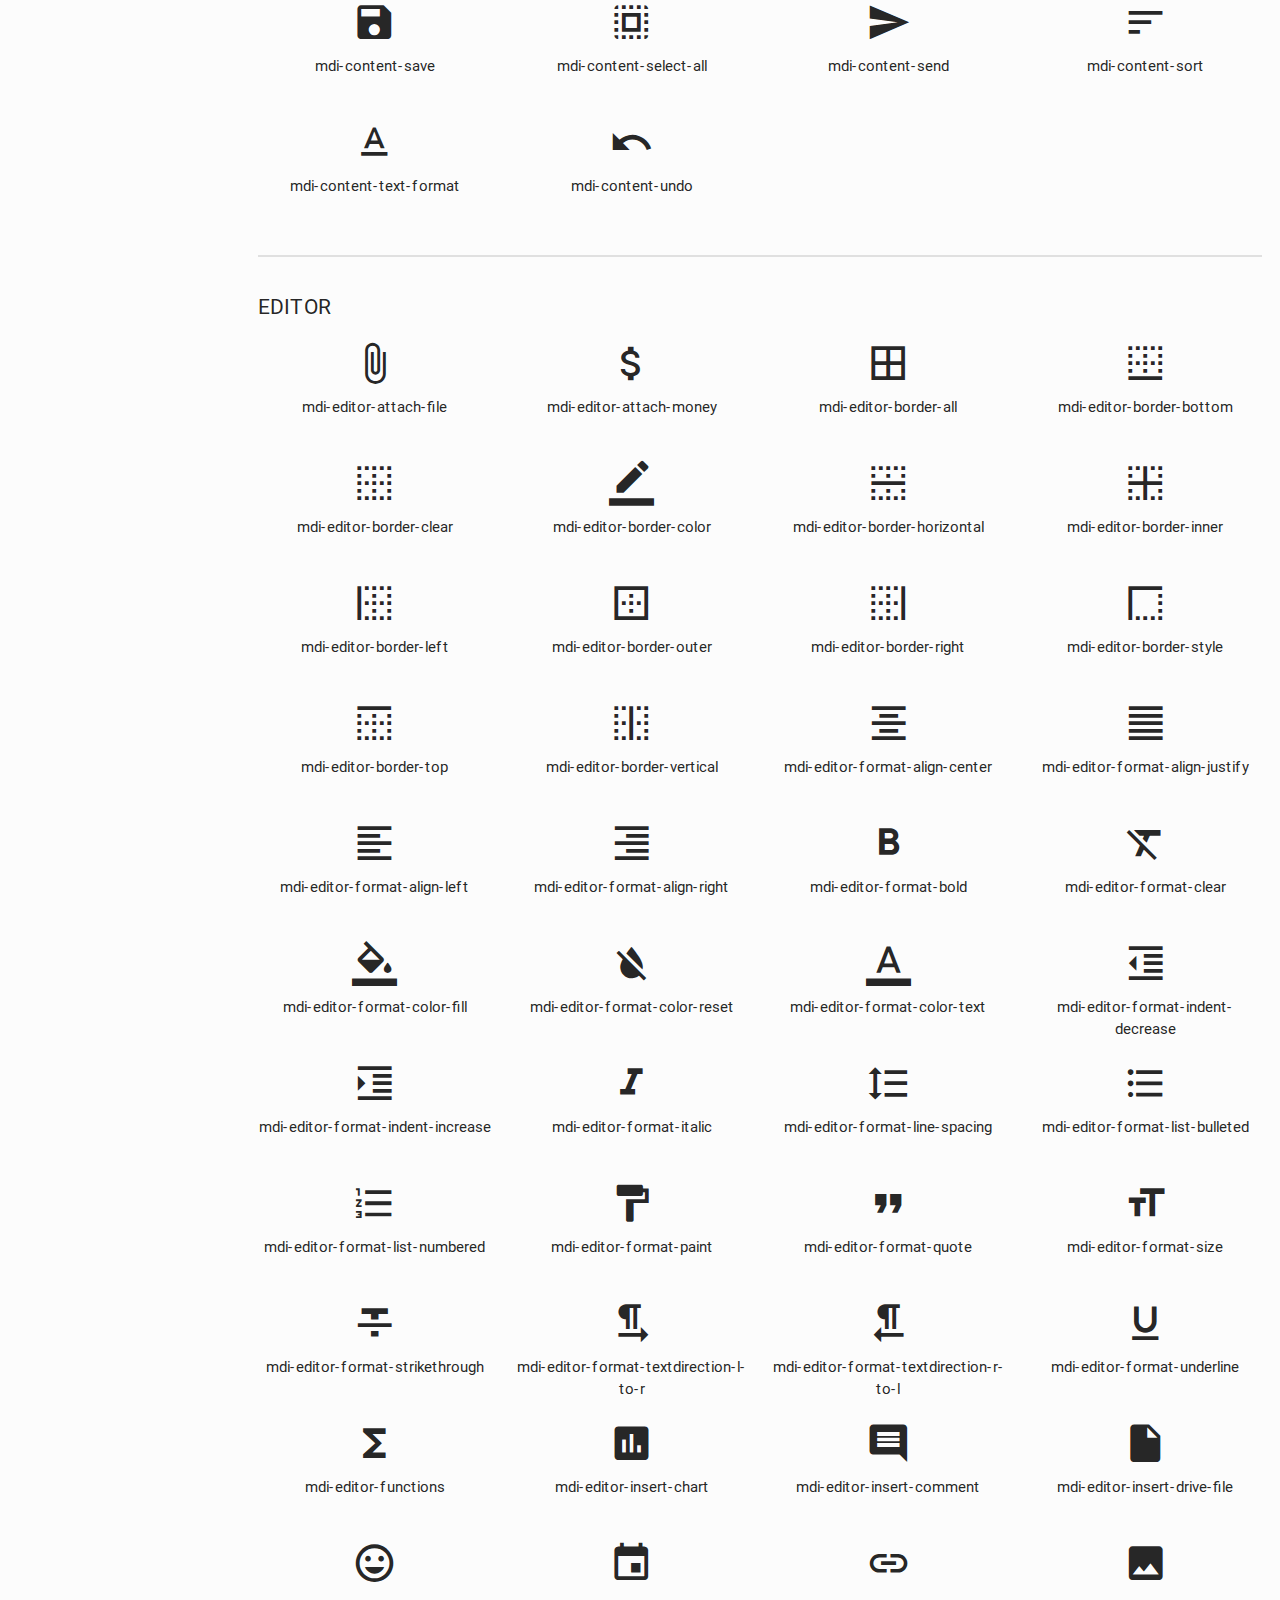
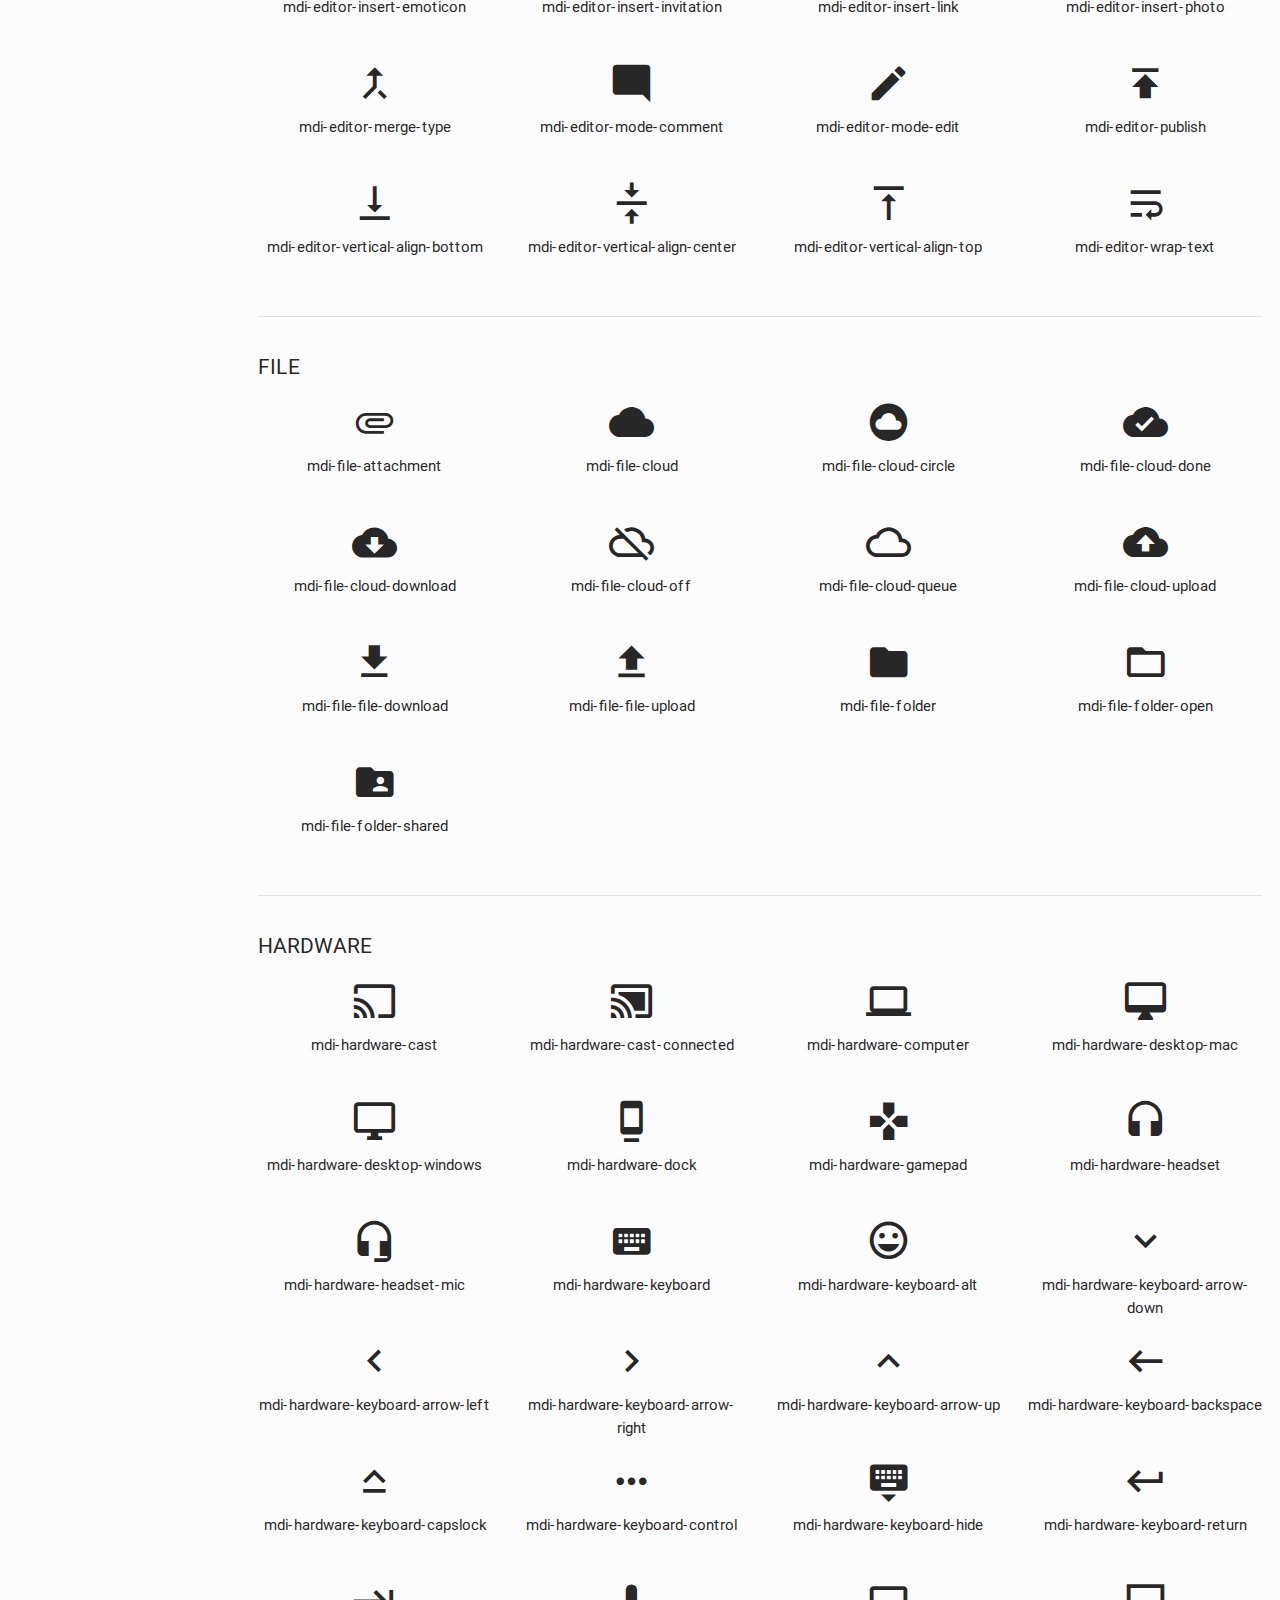
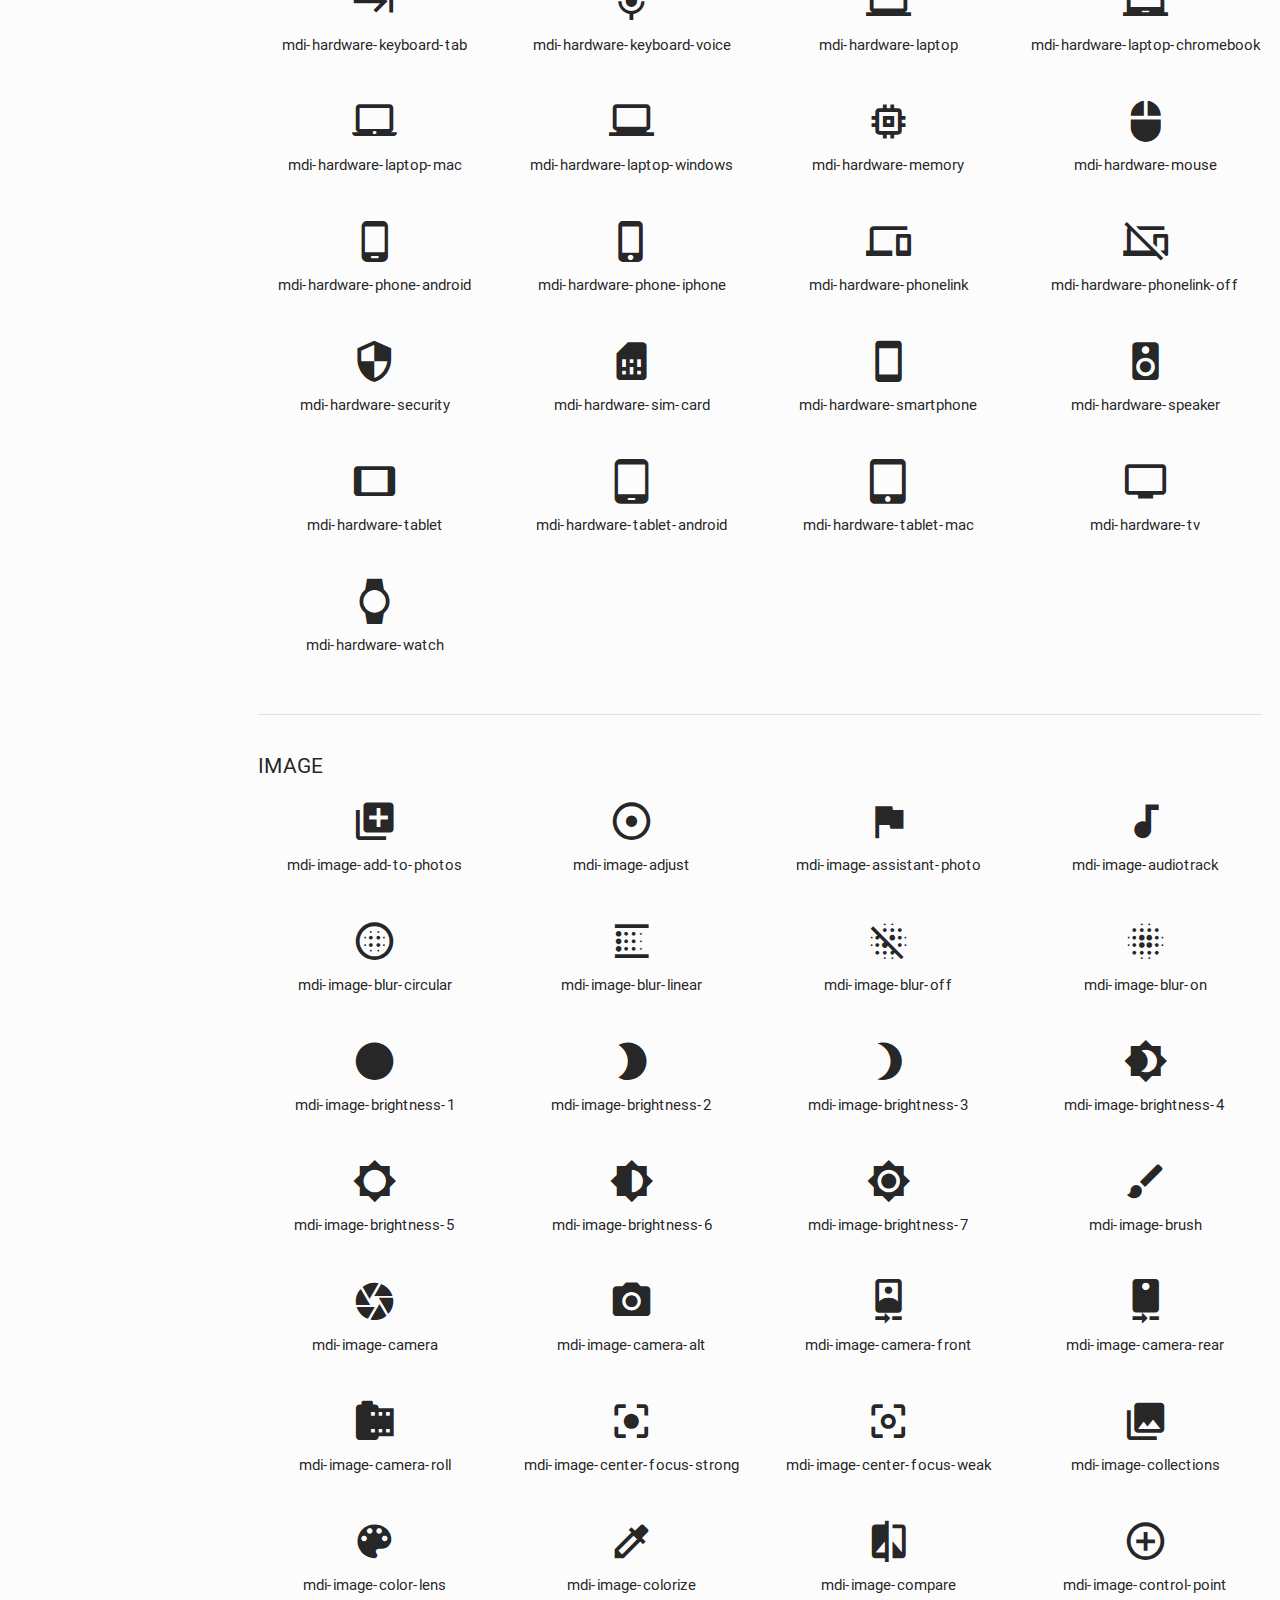
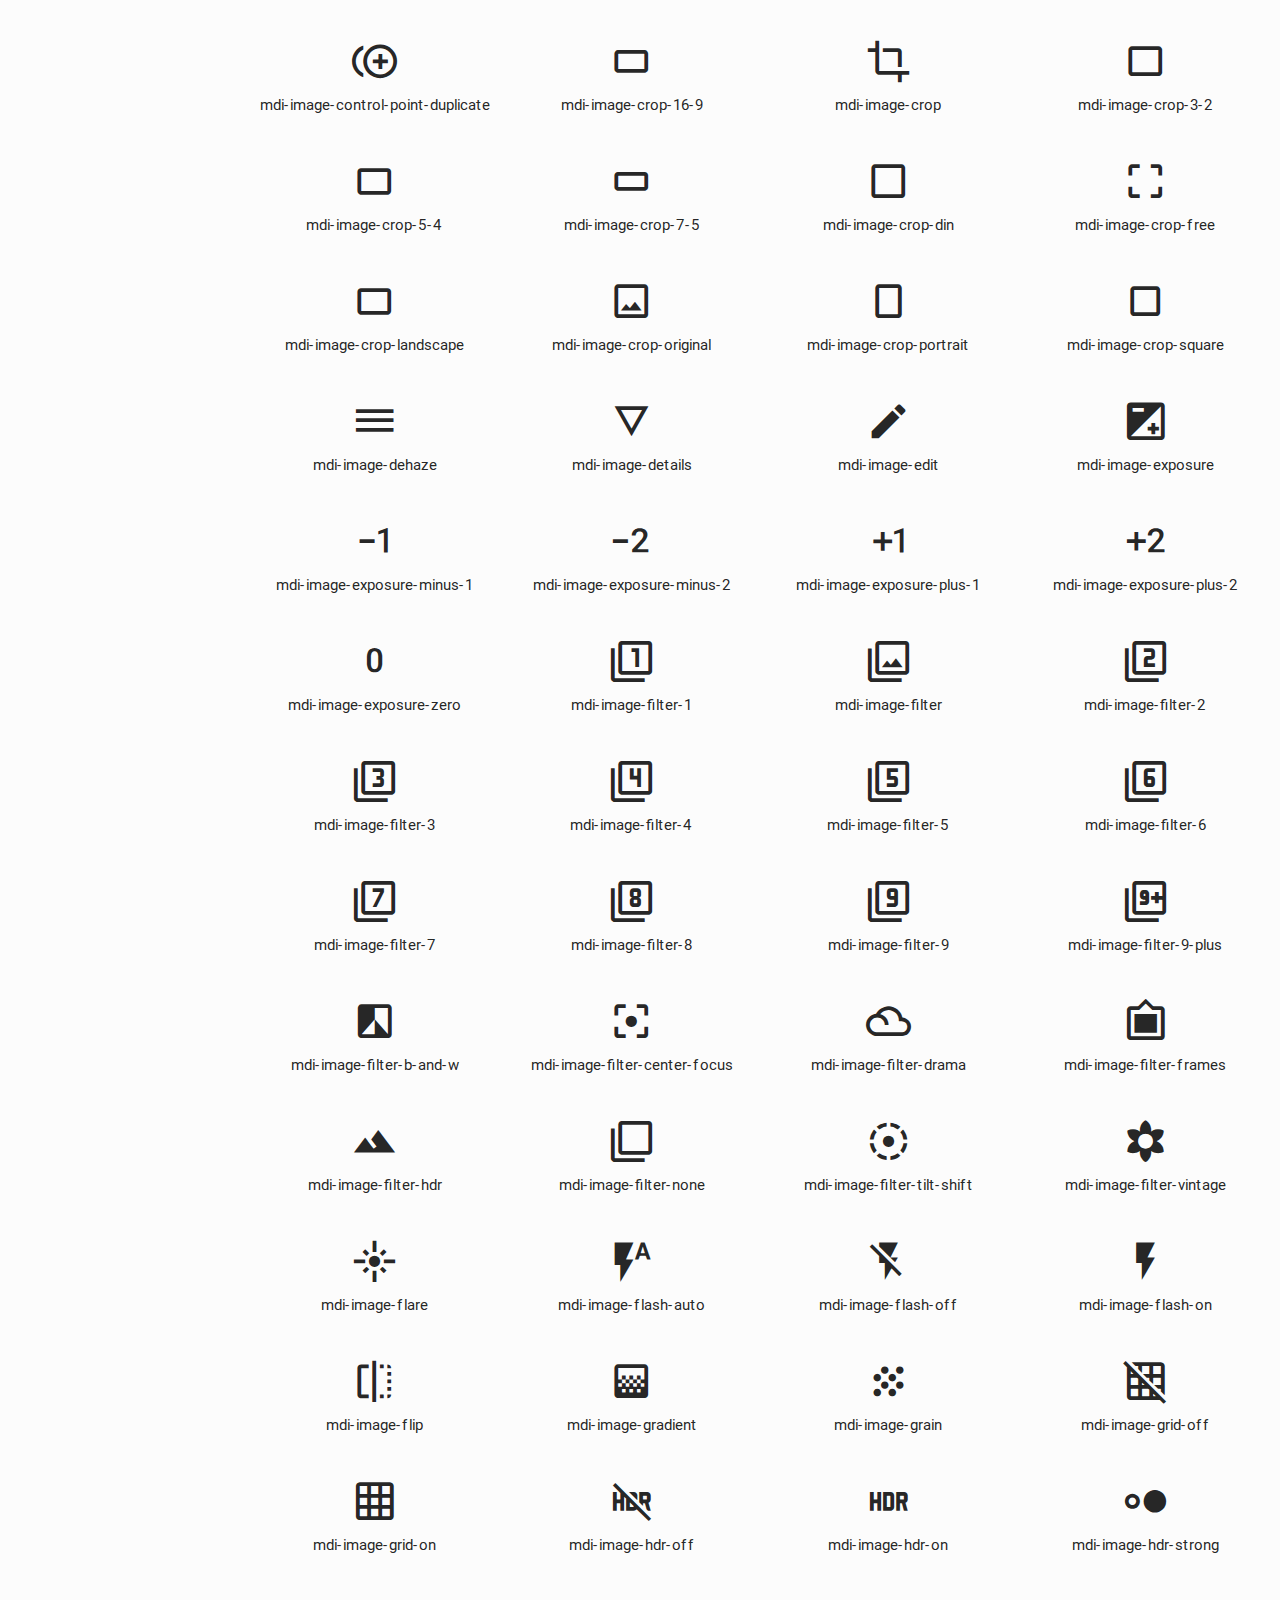
<file: css-icons.html>
<!DOCTYPE html>
<html lang="en">

<!--================================================================================
	Item Name: Materialize - Material Design Admin Template
	Version: 1.0
	Author: GeeksLabs
	Author URL: http://www.themeforest.net/user/geekslabs
================================================================================ -->

<head>
  <meta http-equiv="Content-Type" content="text/html; charset=UTF-8">
  <meta name="viewport" content="width=device-width, initial-scale=1, maximum-scale=1.0, user-scalable=no">
  <meta http-equiv="X-UA-Compatible" content="IE=edge">
  <meta name="msapplication-tap-highlight" content="no">
  <meta name="description" content="Materialize is a Material Design Admin Template,It's modern, responsive and based on Material Design by Google. ">
  <meta name="keywords" content="materialize, admin template, dashboard template, flat admin template, responsive admin template,">
  <title>Icons | Materialize - Material Design Admin Template</title>

  <!-- Favicons-->
  <link rel="icon" href="images/favicon/favicon-32x32.png" sizes="32x32">
  <!-- Favicons-->
  <link rel="apple-touch-icon-precomposed" href="images/favicon/apple-touch-icon-152x152.png">
  <!-- For iPhone -->
  <meta name="msapplication-TileColor" content="#00bcd4">
  <meta name="msapplication-TileImage" content="images/favicon/mstile-144x144.png">
  <!-- For Windows Phone -->


  <!-- CORE CSS-->
  
  <link href="css/materialize.css" type="text/css" rel="stylesheet" media="screen,projection">
  <link href="css/style.css" type="text/css" rel="stylesheet" media="screen,projection">


  <!-- INCLUDED PLUGIN CSS ON THIS PAGE -->
  <link href="css/prism.css" type="text/css" rel="stylesheet" media="screen,projection">
  <link href="js/plugins/perfect-scrollbar/perfect-scrollbar.css" type="text/css" rel="stylesheet" media="screen,projection">
  <link href="js/plugins/chartist-js/chartist.min.css" type="text/css" rel="stylesheet" media="screen,projection">
</head>

<body>
  <!-- Start Page Loading -->
    <div id="loader-wrapper">
        <div id="loader"></div>        
        <div class="loader-section section-left"></div>
        <div class="loader-section section-right"></div>
    </div>
    <!-- End Page Loading -->

  <!-- //////////////////////////////////////////////////////////////////////////// -->

  <!-- START HEADER -->
  <header id="header" class="page-topbar">
        <!-- start header nav-->
        <div class="navbar-fixed">
            <nav class="cyan">
                <div class="nav-wrapper">
                    <h1 class="logo-wrapper"><a href="index.html" class="brand-logo darken-1"><img src="images/materialize-logo.png" alt="materialize logo"></a> <span class="logo-text">Materialize</span></h1>
                    <ul class="right hide-on-med-and-down">
                        <li class="search-out">
                            <input type="text" class="search-out-text">
                        </li>
                        <li>    
                            <a href="javascript:void(0);" class="waves-effect waves-block waves-light show-search"><i class="mdi-action-search"></i></a>                              
                        </li>
                        <li><a href="javascript:void(0);" class="waves-effect waves-block waves-light toggle-fullscreen"><i class="mdi-action-settings-overscan"></i></a>
                        </li>
                        <li><a href="javascript:void(0);" class="waves-effect waves-block waves-light"><i class="mdi-social-notifications"></i></a>
                        </li>
                        <!-- Dropdown Trigger -->                        
                        <li><a href="#" data-activates="chat-out" class="waves-effect waves-block waves-light chat-collapse"><i class="mdi-communication-chat"></i></a>
                        </li>
                    </ul>
                </div>
            </nav>
        </div>
        <!-- end header nav-->
  </header>
  <!-- END HEADER -->

  <!-- //////////////////////////////////////////////////////////////////////////// -->

  <!-- START MAIN -->
  <div id="main">
    <!-- START WRAPPER -->
    <div class="wrapper">

      <!-- START LEFT SIDEBAR NAV-->
      <aside id="left-sidebar-nav">
          <ul id="slide-out" class="side-nav fixed leftside-navigation">
              <li class="user-details cyan darken-2">
                  <div class="row">
                      <div class="col col s4 m4 l4">
                          <img src="images/avatar.jpg" alt="" class="circle responsive-img valign profile-image">
                      </div>
                      <div class="col col s8 m8 l8">
                          <ul id="profile-dropdown" class="dropdown-content">
                              <li><a href="#"><i class="mdi-action-face-unlock"></i> Profile</a>
                              </li>
                              <li><a href="#"><i class="mdi-action-settings"></i> Settings</a>
                              </li>
                              <li><a href="#"><i class="mdi-communication-live-help"></i> Help</a>
                              </li>
                              <li class="divider"></li>
                              <li><a href="#"><i class="mdi-action-lock-outline"></i> Lock</a>
                              </li>
                              <li><a href="#"><i class="mdi-hardware-keyboard-tab"></i> Logout</a>
                              </li>
                          </ul>
                          <a class="btn-flat dropdown-button waves-effect waves-light white-text profile-btn" href="#" data-activates="profile-dropdown">John Doe<i class="mdi-navigation-arrow-drop-down right"></i></a>
                          <p class="user-roal">Administrator</p>
                      </div>
                  </div>
              </li>
              <li class="bold"><a href="index.html" class="waves-effect waves-cyan"><i class="mdi-action-dashboard"></i> Dashboard</a>
              </li>
              <li class="bold"><a href="app-email.html" class="waves-effect waves-cyan"><i class="mdi-communication-email"></i> Mailbox <span class="new badge">4</span></a>
              </li>
              <li class="bold"><a href="app-calendar.html" class="waves-effect waves-cyan"><i class="mdi-editor-insert-invitation"></i> Calender</a>
              </li>
              <li class="no-padding">
                  <ul class="collapsible collapsible-accordion">
                      <li class="bold"><a class="collapsible-header waves-effect waves-cyan"><i class="mdi-action-invert-colors"></i> CSS</a>
                          <div class="collapsible-body">
                              <ul>
                                  <li><a href="css-typography.html">Typography</a>
                                  </li>                                        
                                  <li><a href="css-icons.html">Icons</a>
                                  </li>
                                  <li><a href="css-shadow.html">Shadow</a>
                                  </li>
                                  <li><a href="css-media.html">Media</a>
                                  </li>
                                  <li><a href="css-sass.html">Sass</a>
                                  </li>
                              </ul>
                          </div>
                      </li>
                      <li class="bold"><a class="collapsible-header  waves-effect waves-cyan"><i class="mdi-image-palette"></i> UI Elements</a>
                          <div class="collapsible-body">
                              <ul>
                                  <li><a href="ui-buttons.html">Buttons</a>
                                  </li>
                                  <li><a href="ui-badges.html">Badges</a>
                                  </li>
                                  <li><a href="ui-cards.html">Cards</a>
                                  </li>
                                  <li><a href="ui-collections.html">Collections</a>
                                  </li>
                                  <li><a href="ui-accordions.html">Accordian</a>
                                  </li>                                        
                                  <li><a href="ui-navbar.html">Navbar</a>
                                  </li>
                                  <li><a href="ui-pagination.html">Pagination</a>
                                  </li>
                                  <li><a href="ui-preloader.html">Preloader</a>
                                  </li>
                                  <li><a href="ui-modals.html">Modals</a>
                                  </li>
                                  <li><a href="ui-media.html">Media</a>
                                  </li>
                                  <li><a href="ui-toasts.html">Toasts</a>
                                  </li>
                                  <li><a href="ui-tooltip.html">Tooltip</a>
                                  </li>
                              </ul>
                          </div>
                      </li>
                      <li class="bold"><a href="app-widget.html" class="waves-effect waves-cyan"><i class="mdi-device-now-widgets"></i> Widgets <span class="new badge"></span></a>
                      </li>
                      <li class="bold"><a class="collapsible-header  waves-effect waves-cyan"><i class="mdi-editor-border-all"></i> Tables</a>
                          <div class="collapsible-body">
                              <ul>
                                  <li><a href="table-basic.html">Basic Tables</a>
                                  </li>
                                  <li><a href="table-data.html">Data Tables</a>
                                  </li>
                              </ul>
                          </div>
                      </li>
                      <li class="bold"><a class="collapsible-header  waves-effect waves-cyan"><i class="mdi-editor-insert-comment"></i> Forms</a>
                          <div class="collapsible-body">
                              <ul>
                                  <li><a href="form-elements.html">Form Elements</a>
                                  </li>
                                  <li><a href="form-layouts.html">Form Layouts</a>
                                  </li>
                              </ul>
                          </div>
                      </li>
                      <li class="bold"><a class="collapsible-header  waves-effect waves-cyan"><i class="mdi-social-pages"></i> Pages</a>
                          <div class="collapsible-body">
                              <ul>                                        
                                  <li><a href="page-login.html">Login</a>
                                  </li>
                                  <li><a href="page-register.html">Register</a>
                                  </li>
                                  <li><a href="page-lock-screen.html">Lock Screen</a>
                                  </li>
                                  <li><a href="page-invoice.html">Invoice</a>
                                  </li>
                                  <li><a href="page-404.html">404</a>
                                  </li>
                                  <li><a href="page-500.html">500</a>
                                  </li>
                                  <li><a href="page-blank.html">Blank</a>
                                  </li>
                              </ul>
                          </div>
                      </li>
                      <li class="bold"><a class="collapsible-header waves-effect waves-cyan"><i class="mdi-editor-insert-chart"></i> Charts</a>
                          <div class="collapsible-body">
                              <ul>
                                  <li><a href="charts-chartjs.html">Chart JS</a>
                                  </li>
                                  <li><a href="charts-chartist.html">Chartist</a>
                                  </li>
                                  <li><a href="charts-morris.html">Morris Charts</a>
                                  </li>
                                  <li><a href="charts-xcharts.html">xCharts</a>
                                  </li>
                                  <li><a href="charts-flotcharts.html">Flot Charts</a>
                                  </li>
                                  <li><a href="charts-sparklines.html">Sparkline Charts</a>
                                  </li>
                              </ul>
                          </div>
                      </li>
                  </ul>
              </li>
              <li class="li-hover"><div class="divider"></div></li>
              <li class="li-hover"><p class="ultra-small margin more-text">MORE</p></li>
              <li><a href="css-grid.html"><i class="mdi-image-grid-on"></i> Grid</a>
              </li>
              <li><a href="css-color.html"><i class="mdi-editor-format-color-fill"></i> Color</a>
              </li>
              <li><a href="css-helpers.html"><i class="mdi-communication-live-help"></i> Helpers</a>
              </li>
              <li><a href="changelogs.html"><i class="mdi-action-swap-vert-circle"></i> Changelogs</a>
              </li>
              <li class="li-hover"><div class="divider"></div></li>
              <li class="li-hover"><p class="ultra-small margin more-text">Daily Sales</p></li>
              <li class="li-hover">
                  <div class="row">
                      <div class="col s12 m12 l12">
                          <div class="sample-chart-wrapper">                            
                              <div class="ct-chart ct-golden-section" id="ct2-chart"></div>
                          </div>
                      </div>
                  </div>
              </li>
          </ul>
          <a href="#" data-activates="slide-out" class="sidebar-collapse btn-floating btn-medium waves-effect waves-light hide-on-large-only darken-2"><i class="mdi-navigation-menu" ></i></a>
      </aside>
      <!-- END LEFT SIDEBAR NAV-->

      <!-- //////////////////////////////////////////////////////////////////////////// -->

      <!-- START CONTENT -->
      <section id="content">
        
        <!--breadcrumbs start-->
        <div id="breadcrumbs-wrapper" class=" grey lighten-3">
          <div class="container">
            <div class="row">
              <div class="col s12 m12 l12">
                <h5 class="breadcrumbs-title">Icons</h5>
                <ol class="breadcrumb">
                    <li><a href="index.html">Dashboard</a></li>
                    <li><a href="#">CSS</a></li>
                    <li class="active">Icons</li>
                </ol>
              </div>
            </div>
          </div>
        </div>
        <!--breadcrumbs end-->
        

        <!--start container-->
        <div class="container">
            <div class="section">
            <p class="caption">We have included 740 Material Design Icons courtesy of Google. You can download them directly from the <a href="https://github.com/google/material-design-icons">Material Design specs</a>. The icon font was made and packed by <a href="http://fezvrasta.github.io/bootstrap-material-design/">Bootstrap Material Design</a>.</p>
                <div class="divider"></div>
                <!--Icon Sizes-->
                <div class="col s12 m12 l12">
                <div id="icon-sizes" class="section">
                  
                    <h4 class="header">Sizes</h4>
                    <div class="col s12 m4 l3">
                      <p>To control the size of the icon, change the <code class=" language-css"><span class="token property">font-size</span><span class="token punctuation">:</span> 30px</code> property of your icon. Optionally you can use preset classes
                        as shown below.</p>
                    </div>
                    <div class="col s12 m8 l9">
                      <div class="card-panel">
                        <div class="row">
                          <div class="center-align">
                            <div class="col s3"><i class="mdi-editor-insert-chart tiny icon-demo"></i>
                              <br>
                              <p>Tiny</p>
                            </div>
                            <div class="col s3"><i class="mdi-editor-insert-chart small icon-demo"></i>
                              <br>
                              <p>Small</p>
                            </div>
                            <div class="col s3"><i class="mdi-editor-insert-chart medium icon-demo"></i>
                              <br>
                              <p>Medium</p>
                            </div>
                            <div class="col s3"><i class="mdi-editor-insert-chart large icon-demo"></i>
                              <br>
                              <p>Large</p>
                            </div>
                          </div>
                        </div>
                      </div>
                    </div>
                  
                </div>
                
                <!-- Icon Listing -->
                <div class="divider"></div>
                <!--action-icons-->
                <div id="action" class="row icon-container section">
                  <div class="col s12 m12 l12">
                  <h4 class="header">Action</h4>
                  </div>
                  <br>

                  <div class="icon-preview col s6 m3"><i class="mdi-action-3d-rotation"></i><span>mdi-action-3d-rotation</span>
                  </div>
                  <div class="icon-preview col s6 m3"><i class="mdi-action-accessibility"></i><span>mdi-action-accessibility</span>
                  </div>
                  <div class="icon-preview col s6 m3"><i class="mdi-action-account-balance"></i><span>mdi-action-account-balance</span>
                  </div>
                  <div class="icon-preview col s6 m3"><i class="mdi-action-account-balance-wallet"></i><span>mdi-action-account-balance-wallet</span>
                  </div>
                  <div class="icon-preview col s6 m3"><i class="mdi-action-account-box"></i><span>mdi-action-account-box</span>
                  </div>
                  <div class="icon-preview col s6 m3"><i class="mdi-action-account-child"></i><span>mdi-action-account-child</span>
                  </div>
                  <div class="icon-preview col s6 m3"><i class="mdi-action-account-circle"></i><span>mdi-action-account-circle</span>
                  </div>
                  <div class="icon-preview col s6 m3"><i class="mdi-action-add-shopping-cart"></i><span>mdi-action-add-shopping-cart</span>
                  </div>
                  <div class="icon-preview col s6 m3"><i class="mdi-action-alarm"></i><span>mdi-action-alarm</span>
                  </div>
                  <div class="icon-preview col s6 m3"><i class="mdi-action-alarm-add"></i><span>mdi-action-alarm-add</span>
                  </div>
                  <div class="icon-preview col s6 m3"><i class="mdi-action-alarm-off"></i><span>mdi-action-alarm-off</span>
                  </div>
                  <div class="icon-preview col s6 m3"><i class="mdi-action-alarm-on"></i><span>mdi-action-alarm-on</span>
                  </div>
                  <div class="icon-preview col s6 m3"><i class="mdi-action-android"></i><span>mdi-action-android</span>
                  </div>
                  <div class="icon-preview col s6 m3"><i class="mdi-action-announcement"></i><span>mdi-action-announcement</span>
                  </div>
                  <div class="icon-preview col s6 m3"><i class="mdi-action-aspect-ratio"></i><span>mdi-action-aspect-ratio</span>
                  </div>
                  <div class="icon-preview col s6 m3"><i class="mdi-action-assessment"></i><span>mdi-action-assessment</span>
                  </div>
                  <div class="icon-preview col s6 m3"><i class="mdi-action-assignment"></i><span>mdi-action-assignment</span>
                  </div>
                  <div class="icon-preview col s6 m3"><i class="mdi-action-assignment-ind"></i><span>mdi-action-assignment-ind</span>
                  </div>
                  <div class="icon-preview col s6 m3"><i class="mdi-action-assignment-late"></i><span>mdi-action-assignment-late</span>
                  </div>
                  <div class="icon-preview col s6 m3"><i class="mdi-action-assignment-return"></i><span>mdi-action-assignment-return</span>
                  </div>
                  <div class="icon-preview col s6 m3"><i class="mdi-action-assignment-returned"></i><span>mdi-action-assignment-returned</span>
                  </div>
                  <div class="icon-preview col s6 m3"><i class="mdi-action-assignment-turned-in"></i><span>mdi-action-assignment-turned-in</span>
                  </div>
                  <div class="icon-preview col s6 m3"><i class="mdi-action-autorenew"></i><span>mdi-action-autorenew</span>
                  </div>
                  <div class="icon-preview col s6 m3"><i class="mdi-action-backup"></i><span>mdi-action-backup</span>
                  </div>
                  <div class="icon-preview col s6 m3"><i class="mdi-action-book"></i><span>mdi-action-book</span>
                  </div>
                  <div class="icon-preview col s6 m3"><i class="mdi-action-bookmark"></i><span>mdi-action-bookmark</span>
                  </div>
                  <div class="icon-preview col s6 m3"><i class="mdi-action-bookmark-outline"></i><span>mdi-action-bookmark-outline</span>
                  </div>
                  <div class="icon-preview col s6 m3"><i class="mdi-action-bug-report"></i><span>mdi-action-bug-report</span>
                  </div>
                  <div class="icon-preview col s6 m3"><i class="mdi-action-cached"></i><span>mdi-action-cached</span>
                  </div>
                  <div class="icon-preview col s6 m3"><i class="mdi-action-class"></i><span>mdi-action-class</span>
                  </div>
                  <div class="icon-preview col s6 m3"><i class="mdi-action-credit-card"></i><span>mdi-action-credit-card</span>
                  </div>
                  <div class="icon-preview col s6 m3"><i class="mdi-action-dashboard"></i><span>mdi-action-dashboard</span>
                  </div>
                  <div class="icon-preview col s6 m3"><i class="mdi-action-delete"></i><span>mdi-action-delete</span>
                  </div>
                  <div class="icon-preview col s6 m3"><i class="mdi-action-description"></i><span>mdi-action-description</span>
                  </div>
                  <div class="icon-preview col s6 m3"><i class="mdi-action-dns"></i><span>mdi-action-dns</span>
                  </div>
                  <div class="icon-preview col s6 m3"><i class="mdi-action-done"></i><span>mdi-action-done</span>
                  </div>
                  <div class="icon-preview col s6 m3"><i class="mdi-action-done-all"></i><span>mdi-action-done-all</span>
                  </div>
                  <div class="icon-preview col s6 m3"><i class="mdi-action-event"></i><span>mdi-action-event</span>
                  </div>
                  <div class="icon-preview col s6 m3"><i class="mdi-action-exit-to-app"></i><span>mdi-action-exit-to-app</span>
                  </div>
                  <div class="icon-preview col s6 m3"><i class="mdi-action-explore"></i><span>mdi-action-explore</span>
                  </div>
                  <div class="icon-preview col s6 m3"><i class="mdi-action-extension"></i><span>mdi-action-extension</span>
                  </div>
                  <div class="icon-preview col s6 m3"><i class="mdi-action-face-unlock"></i><span>mdi-action-face-unlock</span>
                  </div>
                  <div class="icon-preview col s6 m3"><i class="mdi-action-favorite"></i><span>mdi-action-favorite</span>
                  </div>
                  <div class="icon-preview col s6 m3"><i class="mdi-action-favorite-outline"></i><span>mdi-action-favorite-outline</span>
                  </div>
                  <div class="icon-preview col s6 m3"><i class="mdi-action-find-in-page"></i><span>mdi-action-find-in-page</span>
                  </div>
                  <div class="icon-preview col s6 m3"><i class="mdi-action-find-replace"></i><span>mdi-action-find-replace</span>
                  </div>
                  <div class="icon-preview col s6 m3"><i class="mdi-action-flip-to-back"></i><span>mdi-action-flip-to-back</span>
                  </div>
                  <div class="icon-preview col s6 m3"><i class="mdi-action-flip-to-front"></i><span>mdi-action-flip-to-front</span>
                  </div>
                  <div class="icon-preview col s6 m3"><i class="mdi-action-get-app"></i><span>mdi-action-get-app</span>
                  </div>
                  <div class="icon-preview col s6 m3"><i class="mdi-action-grade"></i><span>mdi-action-grade</span>
                  </div>
                  <div class="icon-preview col s6 m3"><i class="mdi-action-group-work"></i><span>mdi-action-group-work</span>
                  </div>
                  <div class="icon-preview col s6 m3"><i class="mdi-action-help"></i><span>mdi-action-help</span>
                  </div>
                  <div class="icon-preview col s6 m3"><i class="mdi-action-highlight-remove"></i><span>mdi-action-highlight-remove</span>
                  </div>
                  <div class="icon-preview col s6 m3"><i class="mdi-action-history"></i><span>mdi-action-history</span>
                  </div>
                  <div class="icon-preview col s6 m3"><i class="mdi-action-home"></i><span>mdi-action-home</span>
                  </div>
                  <div class="icon-preview col s6 m3"><i class="mdi-action-https"></i><span>mdi-action-https</span>
                  </div>
                  <div class="icon-preview col s6 m3"><i class="mdi-action-info"></i><span>mdi-action-info</span>
                  </div>
                  <div class="icon-preview col s6 m3"><i class="mdi-action-info-outline"></i><span>mdi-action-info-outline</span>
                  </div>
                  <div class="icon-preview col s6 m3"><i class="mdi-action-input"></i><span>mdi-action-input</span>
                  </div>
                  <div class="icon-preview col s6 m3"><i class="mdi-action-invert-colors"></i><span>mdi-action-invert-colors</span>
                  </div>
                  <div class="icon-preview col s6 m3"><i class="mdi-action-label"></i><span>mdi-action-label</span>
                  </div>
                  <div class="icon-preview col s6 m3"><i class="mdi-action-label-outline"></i><span>mdi-action-label-outline</span>
                  </div>
                  <div class="icon-preview col s6 m3"><i class="mdi-action-language"></i><span>mdi-action-language</span>
                  </div>
                  <div class="icon-preview col s6 m3"><i class="mdi-action-launch"></i><span>mdi-action-launch</span>
                  </div>
                  <div class="icon-preview col s6 m3"><i class="mdi-action-list"></i><span>mdi-action-list</span>
                  </div>
                  <div class="icon-preview col s6 m3"><i class="mdi-action-lock"></i><span>mdi-action-lock</span>
                  </div>
                  <div class="icon-preview col s6 m3"><i class="mdi-action-lock-open"></i><span>mdi-action-lock-open</span>
                  </div>
                  <div class="icon-preview col s6 m3"><i class="mdi-action-lock-outline"></i><span>mdi-action-lock-outline</span>
                  </div>
                  <div class="icon-preview col s6 m3"><i class="mdi-action-loyalty"></i><span>mdi-action-loyalty</span>
                  </div>
                  <div class="icon-preview col s6 m3"><i class="mdi-action-markunread-mailbox"></i><span>mdi-action-markunread-mailbox</span>
                  </div>
                  <div class="icon-preview col s6 m3"><i class="mdi-action-note-add"></i><span>mdi-action-note-add</span>
                  </div>
                  <div class="icon-preview col s6 m3"><i class="mdi-action-open-in-browser"></i><span>mdi-action-open-in-browser</span>
                  </div>
                  <div class="icon-preview col s6 m3"><i class="mdi-action-open-in-new"></i><span>mdi-action-open-in-new</span>
                  </div>
                  <div class="icon-preview col s6 m3"><i class="mdi-action-open-with"></i><span>mdi-action-open-with</span>
                  </div>
                  <div class="icon-preview col s6 m3"><i class="mdi-action-pageview"></i><span>mdi-action-pageview</span>
                  </div>
                  <div class="icon-preview col s6 m3"><i class="mdi-action-payment"></i><span>mdi-action-payment</span>
                  </div>
                  <div class="icon-preview col s6 m3"><i class="mdi-action-perm-camera-mic"></i><span>mdi-action-perm-camera-mic</span>
                  </div>
                  <div class="icon-preview col s6 m3"><i class="mdi-action-perm-contact-cal"></i><span>mdi-action-perm-contact-cal</span>
                  </div>
                  <div class="icon-preview col s6 m3"><i class="mdi-action-perm-data-setting"></i><span>mdi-action-perm-data-setting</span>
                  </div>
                  <div class="icon-preview col s6 m3"><i class="mdi-action-perm-device-info"></i><span>mdi-action-perm-device-info</span>
                  </div>
                  <div class="icon-preview col s6 m3"><i class="mdi-action-perm-identity"></i><span>mdi-action-perm-identity</span>
                  </div>
                  <div class="icon-preview col s6 m3"><i class="mdi-action-perm-media"></i><span>mdi-action-perm-media</span>
                  </div>
                  <div class="icon-preview col s6 m3"><i class="mdi-action-perm-phone-msg"></i><span>mdi-action-perm-phone-msg</span>
                  </div>
                  <div class="icon-preview col s6 m3"><i class="mdi-action-perm-scan-wifi"></i><span>mdi-action-perm-scan-wifi</span>
                  </div>
                  <div class="icon-preview col s6 m3"><i class="mdi-action-picture-in-picture"></i><span>mdi-action-picture-in-picture</span>
                  </div>
                  <div class="icon-preview col s6 m3"><i class="mdi-action-polymer"></i><span>mdi-action-polymer</span>
                  </div>
                  <div class="icon-preview col s6 m3"><i class="mdi-action-print"></i><span>mdi-action-print</span>
                  </div>
                  <div class="icon-preview col s6 m3"><i class="mdi-action-query-builder"></i><span>mdi-action-query-builder</span>
                  </div>
                  <div class="icon-preview col s6 m3"><i class="mdi-action-question-answer"></i><span>mdi-action-question-answer</span>
                  </div>
                  <div class="icon-preview col s6 m3"><i class="mdi-action-receipt"></i><span>mdi-action-receipt</span>
                  </div>
                  <div class="icon-preview col s6 m3"><i class="mdi-action-redeem"></i><span>mdi-action-redeem</span>
                  </div>
                  <div class="icon-preview col s6 m3"><i class="mdi-action-report-problem"></i><span>mdi-action-report-problem</span>
                  </div>
                  <div class="icon-preview col s6 m3"><i class="mdi-action-restore"></i><span>mdi-action-restore</span>
                  </div>
                  <div class="icon-preview col s6 m3"><i class="mdi-action-room"></i><span>mdi-action-room</span>
                  </div>
                  <div class="icon-preview col s6 m3"><i class="mdi-action-schedule"></i><span>mdi-action-schedule</span>
                  </div>
                  <div class="icon-preview col s6 m3"><i class="mdi-action-search"></i><span>mdi-action-search</span>
                  </div>
                  <div class="icon-preview col s6 m3"><i class="mdi-action-settings"></i><span>mdi-action-settings</span>
                  </div>
                  <div class="icon-preview col s6 m3"><i class="mdi-action-settings-applications"></i><span>mdi-action-settings-applications</span>
                  </div>
                  <div class="icon-preview col s6 m3"><i class="mdi-action-settings-backup-restore"></i><span>mdi-action-settings-backup-restore</span>
                  </div>
                  <div class="icon-preview col s6 m3"><i class="mdi-action-settings-bluetooth"></i><span>mdi-action-settings-bluetooth</span>
                  </div>
                  <div class="icon-preview col s6 m3"><i class="mdi-action-settings-cell"></i><span>mdi-action-settings-cell</span>
                  </div>
                  <div class="icon-preview col s6 m3"><i class="mdi-action-settings-display"></i><span>mdi-action-settings-display</span>
                  </div>
                  <div class="icon-preview col s6 m3"><i class="mdi-action-settings-ethernet"></i><span>mdi-action-settings-ethernet</span>
                  </div>
                  <div class="icon-preview col s6 m3"><i class="mdi-action-settings-input-antenna"></i><span>mdi-action-settings-input-antenna</span>
                  </div>
                  <div class="icon-preview col s6 m3"><i class="mdi-action-settings-input-component"></i><span>mdi-action-settings-input-component</span>
                  </div>
                  <div class="icon-preview col s6 m3"><i class="mdi-action-settings-input-composite"></i><span>mdi-action-settings-input-composite</span>
                  </div>
                  <div class="icon-preview col s6 m3"><i class="mdi-action-settings-input-hdmi"></i><span>mdi-action-settings-input-hdmi</span>
                  </div>
                  <div class="icon-preview col s6 m3"><i class="mdi-action-settings-input-svideo"></i><span>mdi-action-settings-input-svideo</span>
                  </div>
                  <div class="icon-preview col s6 m3"><i class="mdi-action-settings-overscan"></i><span>mdi-action-settings-overscan</span>
                  </div>
                  <div class="icon-preview col s6 m3"><i class="mdi-action-settings-phone"></i><span>mdi-action-settings-phone</span>
                  </div>
                  <div class="icon-preview col s6 m3"><i class="mdi-action-settings-power"></i><span>mdi-action-settings-power</span>
                  </div>
                  <div class="icon-preview col s6 m3"><i class="mdi-action-settings-remote"></i><span>mdi-action-settings-remote</span>
                  </div>
                  <div class="icon-preview col s6 m3"><i class="mdi-action-settings-voice"></i><span>mdi-action-settings-voice</span>
                  </div>
                  <div class="icon-preview col s6 m3"><i class="mdi-action-shop"></i><span>mdi-action-shop</span>
                  </div>
                  <div class="icon-preview col s6 m3"><i class="mdi-action-shop-two"></i><span>mdi-action-shop-two</span>
                  </div>
                  <div class="icon-preview col s6 m3"><i class="mdi-action-shopping-basket"></i><span>mdi-action-shopping-basket</span>
                  </div>
                  <div class="icon-preview col s6 m3"><i class="mdi-action-shopping-cart"></i><span>mdi-action-shopping-cart</span>
                  </div>
                  <div class="icon-preview col s6 m3"><i class="mdi-action-speaker-notes"></i><span>mdi-action-speaker-notes</span>
                  </div>
                  <div class="icon-preview col s6 m3"><i class="mdi-action-spellcheck"></i><span>mdi-action-spellcheck</span>
                  </div>
                  <div class="icon-preview col s6 m3"><i class="mdi-action-star-rate"></i><span>mdi-action-star-rate</span>
                  </div>
                  <div class="icon-preview col s6 m3"><i class="mdi-action-stars"></i><span>mdi-action-stars</span>
                  </div>
                  <div class="icon-preview col s6 m3"><i class="mdi-action-store"></i><span>mdi-action-store</span>
                  </div>
                  <div class="icon-preview col s6 m3"><i class="mdi-action-subject"></i><span>mdi-action-subject</span>
                  </div>
                  <div class="icon-preview col s6 m3"><i class="mdi-action-swap-horiz"></i><span>mdi-action-swap-horiz</span>
                  </div>
                  <div class="icon-preview col s6 m3"><i class="mdi-action-swap-vert"></i><span>mdi-action-swap-vert</span>
                  </div>
                  <div class="icon-preview col s6 m3"><i class="mdi-action-swap-vert-circle"></i><span>mdi-action-swap-vert-circle</span>
                  </div>
                  <div class="icon-preview col s6 m3"><i class="mdi-action-system-update-tv"></i><span>mdi-action-system-update-tv</span>
                  </div>
                  <div class="icon-preview col s6 m3"><i class="mdi-action-tab"></i><span>mdi-action-tab</span>
                  </div>
                  <div class="icon-preview col s6 m3"><i class="mdi-action-tab-unselected"></i><span>mdi-action-tab-unselected</span>
                  </div>
                  <div class="icon-preview col s6 m3"><i class="mdi-action-theaters"></i><span>mdi-action-theaters</span>
                  </div>
                  <div class="icon-preview col s6 m3"><i class="mdi-action-thumb-down"></i><span>mdi-action-thumb-down</span>
                  </div>
                  <div class="icon-preview col s6 m3"><i class="mdi-action-thumb-up"></i><span>mdi-action-thumb-up</span>
                  </div>
                  <div class="icon-preview col s6 m3"><i class="mdi-action-thumbs-up-down"></i><span>mdi-action-thumbs-up-down</span>
                  </div>
                  <div class="icon-preview col s6 m3"><i class="mdi-action-toc"></i><span>mdi-action-toc</span>
                  </div>
                  <div class="icon-preview col s6 m3"><i class="mdi-action-today"></i><span>mdi-action-today</span>
                  </div>
                  <div class="icon-preview col s6 m3"><i class="mdi-action-track-changes"></i><span>mdi-action-track-changes</span>
                  </div>
                  <div class="icon-preview col s6 m3"><i class="mdi-action-translate"></i><span>mdi-action-translate</span>
                  </div>
                  <div class="icon-preview col s6 m3"><i class="mdi-action-trending-down"></i><span>mdi-action-trending-down</span>
                  </div>
                  <div class="icon-preview col s6 m3"><i class="mdi-action-trending-neutral"></i><span>mdi-action-trending-neutral</span>
                  </div>
                  <div class="icon-preview col s6 m3"><i class="mdi-action-trending-up"></i><span>mdi-action-trending-up</span>
                  </div>
                  <div class="icon-preview col s6 m3"><i class="mdi-action-turned-in"></i><span>mdi-action-turned-in</span>
                  </div>
                  <div class="icon-preview col s6 m3"><i class="mdi-action-turned-in-not"></i><span>mdi-action-turned-in-not</span>
                  </div>
                  <div class="icon-preview col s6 m3"><i class="mdi-action-verified-user"></i><span>mdi-action-verified-user</span>
                  </div>
                  <div class="icon-preview col s6 m3"><i class="mdi-action-view-agenda"></i><span>mdi-action-view-agenda</span>
                  </div>
                  <div class="icon-preview col s6 m3"><i class="mdi-action-view-array"></i><span>mdi-action-view-array</span>
                  </div>
                  <div class="icon-preview col s6 m3"><i class="mdi-action-view-carousel"></i><span>mdi-action-view-carousel</span>
                  </div>
                  <div class="icon-preview col s6 m3"><i class="mdi-action-view-column"></i><span>mdi-action-view-column</span>
                  </div>
                  <div class="icon-preview col s6 m3"><i class="mdi-action-view-day"></i><span>mdi-action-view-day</span>
                  </div>
                  <div class="icon-preview col s6 m3"><i class="mdi-action-view-headline"></i><span>mdi-action-view-headline</span>
                  </div>
                  <div class="icon-preview col s6 m3"><i class="mdi-action-view-list"></i><span>mdi-action-view-list</span>
                  </div>
                  <div class="icon-preview col s6 m3"><i class="mdi-action-view-module"></i><span>mdi-action-view-module</span>
                  </div>
                  <div class="icon-preview col s6 m3"><i class="mdi-action-view-quilt"></i><span>mdi-action-view-quilt</span>
                  </div>
                  <div class="icon-preview col s6 m3"><i class="mdi-action-view-stream"></i><span>mdi-action-view-stream</span>
                  </div>
                  <div class="icon-preview col s6 m3"><i class="mdi-action-view-week"></i><span>mdi-action-view-week</span>
                  </div>
                  <div class="icon-preview col s6 m3"><i class="mdi-action-visibility"></i><span>mdi-action-visibility</span>
                  </div>
                  <div class="icon-preview col s6 m3"><i class="mdi-action-visibility-off"></i><span>mdi-action-visibility-off</span>
                  </div>
                  <div class="icon-preview col s6 m3"><i class="mdi-action-wallet-giftcard"></i><span>mdi-action-wallet-giftcard</span>
                  </div>
                  <div class="icon-preview col s6 m3"><i class="mdi-action-wallet-membership"></i><span>mdi-action-wallet-membership</span>
                  </div>
                  <div class="icon-preview col s6 m3"><i class="mdi-action-wallet-travel"></i><span>mdi-action-wallet-travel</span>
                  </div>
                  <div class="icon-preview col s6 m3"><i class="mdi-action-work"></i><span>mdi-action-work</span>
                  </div>
                </div>
                <div class="divider"></div>
                <!--alert-icons-->
                <div id="alert" class="row icon-container section">
                  
                  <div class="col s12 m12 l12"><h4 class="header">Alert</h4></div>

                  <div class="icon-preview col s6 m3"><i class="mdi-alert-error"></i><span>mdi-alert-error</span>
                  </div>
                  <div class="icon-preview col s6 m3"><i class="mdi-alert-warning"></i><span>mdi-alert-warning</span>
                  </div>
                </div>
                <div class="divider"></div>
                <!--av-icons-->
                <div id="av" class="row icon-container section">

                  <div class="col s12 m12 l12"><h4 class="header">AV</h4></div>
                  <div class="icon-preview col s6 m3"><i class="mdi-av-album"></i><span>mdi-av-album</span>
                  </div>
                  <div class="icon-preview col s6 m3"><i class="mdi-av-timer"></i><span>mdi-av-timer</span>
                  </div>
                  <div class="icon-preview col s6 m3"><i class="mdi-av-closed-caption"></i><span>mdi-av-closed-caption</span>
                  </div>
                  <div class="icon-preview col s6 m3"><i class="mdi-av-equalizer"></i><span>mdi-av-equalizer</span>
                  </div>
                  <div class="icon-preview col s6 m3"><i class="mdi-av-explicit"></i><span>mdi-av-explicit</span>
                  </div>
                  <div class="icon-preview col s6 m3"><i class="mdi-av-fast-forward"></i><span>mdi-av-fast-forward</span>
                  </div>
                  <div class="icon-preview col s6 m3"><i class="mdi-av-fast-rewind"></i><span>mdi-av-fast-rewind</span>
                  </div>
                  <div class="icon-preview col s6 m3"><i class="mdi-av-games"></i><span>mdi-av-games</span>
                  </div>
                  <div class="icon-preview col s6 m3"><i class="mdi-av-hearing"></i><span>mdi-av-hearing</span>
                  </div>
                  <div class="icon-preview col s6 m3"><i class="mdi-av-high-quality"></i><span>mdi-av-high-quality</span>
                  </div>
                  <div class="icon-preview col s6 m3"><i class="mdi-av-loop"></i><span>mdi-av-loop</span>
                  </div>
                  <div class="icon-preview col s6 m3"><i class="mdi-av-mic"></i><span>mdi-av-mic</span>
                  </div>
                  <div class="icon-preview col s6 m3"><i class="mdi-av-mic-none"></i><span>mdi-av-mic-none</span>
                  </div>
                  <div class="icon-preview col s6 m3"><i class="mdi-av-mic-off"></i><span>mdi-av-mic-off</span>
                  </div>
                  <div class="icon-preview col s6 m3"><i class="mdi-av-movie"></i><span>mdi-av-movie</span>
                  </div>
                  <div class="icon-preview col s6 m3"><i class="mdi-av-my-library-add"></i><span>mdi-av-my-library-add</span>
                  </div>
                  <div class="icon-preview col s6 m3"><i class="mdi-av-my-library-books"></i><span>mdi-av-my-library-books</span>
                  </div>
                  <div class="icon-preview col s6 m3"><i class="mdi-av-my-library-music"></i><span>mdi-av-my-library-music</span>
                  </div>
                  <div class="icon-preview col s6 m3"><i class="mdi-av-new-releases"></i><span>mdi-av-new-releases</span>
                  </div>
                  <div class="icon-preview col s6 m3"><i class="mdi-av-not-interested"></i><span>mdi-av-not-interested</span>
                  </div>
                  <div class="icon-preview col s6 m3"><i class="mdi-av-pause"></i><span>mdi-av-pause</span>
                  </div>
                  <div class="icon-preview col s6 m3"><i class="mdi-av-pause-circle-fill"></i><span>mdi-av-pause-circle-fill</span>
                  </div>
                  <div class="icon-preview col s6 m3"><i class="mdi-av-pause-circle-outline"></i><span>mdi-av-pause-circle-outline</span>
                  </div>
                  <div class="icon-preview col s6 m3"><i class="mdi-av-play-arrow"></i><span>mdi-av-play-arrow</span>
                  </div>
                  <div class="icon-preview col s6 m3"><i class="mdi-av-play-circle-fill"></i><span>mdi-av-play-circle-fill</span>
                  </div>
                  <div class="icon-preview col s6 m3"><i class="mdi-av-play-circle-outline"></i><span>mdi-av-play-circle-outline</span>
                  </div>
                  <div class="icon-preview col s6 m3"><i class="mdi-av-play-shopping-bag"></i><span>mdi-av-play-shopping-bag</span>
                  </div>
                  <div class="icon-preview col s6 m3"><i class="mdi-av-playlist-add"></i><span>mdi-av-playlist-add</span>
                  </div>
                  <div class="icon-preview col s6 m3"><i class="mdi-av-queue"></i><span>mdi-av-queue</span>
                  </div>
                  <div class="icon-preview col s6 m3"><i class="mdi-av-queue-music"></i><span>mdi-av-queue-music</span>
                  </div>
                  <div class="icon-preview col s6 m3"><i class="mdi-av-radio"></i><span>mdi-av-radio</span>
                  </div>
                  <div class="icon-preview col s6 m3"><i class="mdi-av-recent-actors"></i><span>mdi-av-recent-actors</span>
                  </div>
                  <div class="icon-preview col s6 m3"><i class="mdi-av-repeat"></i><span>mdi-av-repeat</span>
                  </div>
                  <div class="icon-preview col s6 m3"><i class="mdi-av-repeat-one"></i><span>mdi-av-repeat-one</span>
                  </div>
                  <div class="icon-preview col s6 m3"><i class="mdi-av-replay"></i><span>mdi-av-replay</span>
                  </div>
                  <div class="icon-preview col s6 m3"><i class="mdi-av-shuffle"></i><span>mdi-av-shuffle</span>
                  </div>
                  <div class="icon-preview col s6 m3"><i class="mdi-av-skip-next"></i><span>mdi-av-skip-next</span>
                  </div>
                  <div class="icon-preview col s6 m3"><i class="mdi-av-skip-previous"></i><span>mdi-av-skip-previous</span>
                  </div>
                  <div class="icon-preview col s6 m3"><i class="mdi-av-snooze"></i><span>mdi-av-snooze</span>
                  </div>
                  <div class="icon-preview col s6 m3"><i class="mdi-av-stop"></i><span>mdi-av-stop</span>
                  </div>
                  <div class="icon-preview col s6 m3"><i class="mdi-av-subtitles"></i><span>mdi-av-subtitles</span>
                  </div>
                  <div class="icon-preview col s6 m3"><i class="mdi-av-surround-sound"></i><span>mdi-av-surround-sound</span>
                  </div>
                  <div class="icon-preview col s6 m3"><i class="mdi-av-video-collection"></i><span>mdi-av-video-collection</span>
                  </div>
                  <div class="icon-preview col s6 m3"><i class="mdi-av-videocam"></i><span>mdi-av-videocam</span>
                  </div>
                  <div class="icon-preview col s6 m3"><i class="mdi-av-videocam-off"></i><span>mdi-av-videocam-off</span>
                  </div>
                  <div class="icon-preview col s6 m3"><i class="mdi-av-volume-down"></i><span>mdi-av-volume-down</span>
                  </div>
                  <div class="icon-preview col s6 m3"><i class="mdi-av-volume-mute"></i><span>mdi-av-volume-mute</span>
                  </div>
                  <div class="icon-preview col s6 m3"><i class="mdi-av-volume-off"></i><span>mdi-av-volume-off</span>
                  </div>
                  <div class="icon-preview col s6 m3"><i class="mdi-av-volume-up"></i><span>mdi-av-volume-up</span>
                  </div>
                  <div class="icon-preview col s6 m3"><i class="mdi-av-web"></i><span>mdi-av-web</span>
                  </div>
                </div>
                <div class="divider"></div>
                <!--communication-icons-->
                <div id="communication" class="row icon-container section">
                  <div class="col s12 m12 l12"><h4 class="header">Communication</h4></div>

                  <div class="icon-preview col s6 m3"><i class="mdi-communication-business"></i><span>mdi-communication-business</span>
                  </div>
                  <div class="icon-preview col s6 m3"><i class="mdi-communication-call"></i><span>mdi-communication-call</span>
                  </div>
                  <div class="icon-preview col s6 m3"><i class="mdi-communication-call-end"></i><span>mdi-communication-call-end</span>
                  </div>
                  <div class="icon-preview col s6 m3"><i class="mdi-communication-call-made"></i><span>mdi-communication-call-made</span>
                  </div>
                  <div class="icon-preview col s6 m3"><i class="mdi-communication-call-merge"></i><span>mdi-communication-call-merge</span>
                  </div>
                  <div class="icon-preview col s6 m3"><i class="mdi-communication-call-missed"></i><span>mdi-communication-call-missed</span>
                  </div>
                  <div class="icon-preview col s6 m3"><i class="mdi-communication-call-received"></i><span>mdi-communication-call-received</span>
                  </div>
                  <div class="icon-preview col s6 m3"><i class="mdi-communication-call-split"></i><span>mdi-communication-call-split</span>
                  </div>
                  <div class="icon-preview col s6 m3"><i class="mdi-communication-chat"></i><span>mdi-communication-chat</span>
                  </div>
                  <div class="icon-preview col s6 m3"><i class="mdi-communication-clear-all"></i><span>mdi-communication-clear-all</span>
                  </div>
                  <div class="icon-preview col s6 m3"><i class="mdi-communication-comment"></i><span>mdi-communication-comment</span>
                  </div>
                  <div class="icon-preview col s6 m3"><i class="mdi-communication-contacts"></i><span>mdi-communication-contacts</span>
                  </div>
                  <div class="icon-preview col s6 m3"><i class="mdi-communication-dialer-sip"></i><span>mdi-communication-dialer-sip</span>
                  </div>
                  <div class="icon-preview col s6 m3"><i class="mdi-communication-dialpad"></i><span>mdi-communication-dialpad</span>
                  </div>
                  <div class="icon-preview col s6 m3"><i class="mdi-communication-dnd-on"></i><span>mdi-communication-dnd-on</span>
                  </div>
                  <div class="icon-preview col s6 m3"><i class="mdi-communication-email"></i><span>mdi-communication-email</span>
                  </div>
                  <div class="icon-preview col s6 m3"><i class="mdi-communication-forum"></i><span>mdi-communication-forum</span>
                  </div>
                  <div class="icon-preview col s6 m3"><i class="mdi-communication-import-export"></i><span>mdi-communication-import-export</span>
                  </div>
                  <div class="icon-preview col s6 m3"><i class="mdi-communication-invert-colors-off"></i><span>mdi-communication-invert-colors-off</span>
                  </div>
                  <div class="icon-preview col s6 m3"><i class="mdi-communication-invert-colors-on"></i><span>mdi-communication-invert-colors-on</span>
                  </div>
                  <div class="icon-preview col s6 m3"><i class="mdi-communication-live-help"></i><span>mdi-communication-live-help</span>
                  </div>
                  <div class="icon-preview col s6 m3"><i class="mdi-communication-location-off"></i><span>mdi-communication-location-off</span>
                  </div>
                  <div class="icon-preview col s6 m3"><i class="mdi-communication-location-on"></i><span>mdi-communication-location-on</span>
                  </div>
                  <div class="icon-preview col s6 m3"><i class="mdi-communication-message"></i><span>mdi-communication-message</span>
                  </div>
                  <div class="icon-preview col s6 m3"><i class="mdi-communication-messenger"></i><span>mdi-communication-messenger</span>
                  </div>
                  <div class="icon-preview col s6 m3"><i class="mdi-communication-no-sim"></i><span>mdi-communication-no-sim</span>
                  </div>
                  <div class="icon-preview col s6 m3"><i class="mdi-communication-phone"></i><span>mdi-communication-phone</span>
                  </div>
                  <div class="icon-preview col s6 m3"><i class="mdi-communication-portable-wifi-off"></i><span>mdi-communication-portable-wifi-off</span>
                  </div>
                  <div class="icon-preview col s6 m3"><i class="mdi-communication-quick-contacts-dialer"></i><span>mdi-communication-quick-contacts-dialer</span>
                  </div>
                  <div class="icon-preview col s6 m3"><i class="mdi-communication-quick-contacts-mail"></i><span>mdi-communication-quick-contacts-mail</span>
                  </div>
                  <div class="icon-preview col s6 m3"><i class="mdi-communication-ring-volume"></i><span>mdi-communication-ring-volume</span>
                  </div>
                  <div class="icon-preview col s6 m3"><i class="mdi-communication-stay-current-landscape"></i><span>mdi-communication-stay-current-landscape</span>
                  </div>
                  <div class="icon-preview col s6 m3"><i class="mdi-communication-stay-current-portrait"></i><span>mdi-communication-stay-current-portrait</span>
                  </div>
                  <div class="icon-preview col s6 m3"><i class="mdi-communication-stay-primary-landscape"></i><span>mdi-communication-stay-primary-landscape</span>
                  </div>
                  <div class="icon-preview col s6 m3"><i class="mdi-communication-stay-primary-portrait"></i><span>mdi-communication-stay-primary-portrait</span>
                  </div>
                  <div class="icon-preview col s6 m3"><i class="mdi-communication-swap-calls"></i><span>mdi-communication-swap-calls</span>
                  </div>
                  <div class="icon-preview col s6 m3"><i class="mdi-communication-textsms"></i><span>mdi-communication-textsms</span>
                  </div>
                  <div class="icon-preview col s6 m3"><i class="mdi-communication-voicemail"></i><span>mdi-communication-voicemail</span>
                  </div>
                  <div class="icon-preview col s6 m3"><i class="mdi-communication-vpn-key"></i><span>mdi-communication-vpn-key</span>
                  </div>
                </div>
                <div class="divider"></div>
                <!--content-icons-->
                <div id="content-icons" class="row icon-container section">
                  <div class="col s12 m12 l12"><h4 class="header">Content</h4></div>

                  <div class="icon-preview col s6 m3"><i class="mdi-content-add"></i><span>mdi-content-add</span>
                  </div>
                  <div class="icon-preview col s6 m3"><i class="mdi-content-add-box"></i><span>mdi-content-add-box</span>
                  </div>
                  <div class="icon-preview col s6 m3"><i class="mdi-content-add-circle"></i><span>mdi-content-add-circle</span>
                  </div>
                  <div class="icon-preview col s6 m3"><i class="mdi-content-add-circle-outline"></i><span>mdi-content-add-circle-outline</span>
                  </div>
                  <div class="icon-preview col s6 m3"><i class="mdi-content-archive"></i><span>mdi-content-archive</span>
                  </div>
                  <div class="icon-preview col s6 m3"><i class="mdi-content-backspace"></i><span>mdi-content-backspace</span>
                  </div>
                  <div class="icon-preview col s6 m3"><i class="mdi-content-block"></i><span>mdi-content-block</span>
                  </div>
                  <div class="icon-preview col s6 m3"><i class="mdi-content-clear"></i><span>mdi-content-clear</span>
                  </div>
                  <div class="icon-preview col s6 m3"><i class="mdi-content-content-copy"></i><span>mdi-content-content-copy</span>
                  </div>
                  <div class="icon-preview col s6 m3"><i class="mdi-content-content-cut"></i><span>mdi-content-content-cut</span>
                  </div>
                  <div class="icon-preview col s6 m3"><i class="mdi-content-content-paste"></i><span>mdi-content-content-paste</span>
                  </div>
                  <div class="icon-preview col s6 m3"><i class="mdi-content-create"></i><span>mdi-content-create</span>
                  </div>
                  <div class="icon-preview col s6 m3"><i class="mdi-content-drafts"></i><span>mdi-content-drafts</span>
                  </div>
                  <div class="icon-preview col s6 m3"><i class="mdi-content-filter-list"></i><span>mdi-content-filter-list</span>
                  </div>
                  <div class="icon-preview col s6 m3"><i class="mdi-content-flag"></i><span>mdi-content-flag</span>
                  </div>
                  <div class="icon-preview col s6 m3"><i class="mdi-content-forward"></i><span>mdi-content-forward</span>
                  </div>
                  <div class="icon-preview col s6 m3"><i class="mdi-content-gesture"></i><span>mdi-content-gesture</span>
                  </div>
                  <div class="icon-preview col s6 m3"><i class="mdi-content-inbox"></i><span>mdi-content-inbox</span>
                  </div>
                  <div class="icon-preview col s6 m3"><i class="mdi-content-link"></i><span>mdi-content-link</span>
                  </div>
                  <div class="icon-preview col s6 m3"><i class="mdi-content-mail"></i><span>mdi-content-mail</span>
                  </div>
                  <div class="icon-preview col s6 m3"><i class="mdi-content-markunread"></i><span>mdi-content-markunread</span>
                  </div>
                  <div class="icon-preview col s6 m3"><i class="mdi-content-redo"></i><span>mdi-content-redo</span>
                  </div>
                  <div class="icon-preview col s6 m3"><i class="mdi-content-remove"></i><span>mdi-content-remove</span>
                  </div>
                  <div class="icon-preview col s6 m3"><i class="mdi-content-remove-circle"></i><span>mdi-content-remove-circle</span>
                  </div>
                  <div class="icon-preview col s6 m3"><i class="mdi-content-remove-circle-outline"></i><span>mdi-content-remove-circle-outline</span>
                  </div>
                  <div class="icon-preview col s6 m3"><i class="mdi-content-reply"></i><span>mdi-content-reply</span>
                  </div>
                  <div class="icon-preview col s6 m3"><i class="mdi-content-reply-all"></i><span>mdi-content-reply-all</span>
                  </div>
                  <div class="icon-preview col s6 m3"><i class="mdi-content-report"></i><span>mdi-content-report</span>
                  </div>
                  <div class="icon-preview col s6 m3"><i class="mdi-content-save"></i><span>mdi-content-save</span>
                  </div>
                  <div class="icon-preview col s6 m3"><i class="mdi-content-select-all"></i><span>mdi-content-select-all</span>
                  </div>
                  <div class="icon-preview col s6 m3"><i class="mdi-content-send"></i><span>mdi-content-send</span>
                  </div>
                  <div class="icon-preview col s6 m3"><i class="mdi-content-sort"></i><span>mdi-content-sort</span>
                  </div>
                  <div class="icon-preview col s6 m3"><i class="mdi-content-text-format"></i><span>mdi-content-text-format</span>
                  </div>
                  <div class="icon-preview col s6 m3"><i class="mdi-content-undo"></i><span>mdi-content-undo</span>
                  </div>
                </div>
                <div class="divider"></div>                
                <div class="divider"></div>
                <!--editor-icons-->
                <div id="editor" class="row icon-container section">
                  <div class="col s12 m12 l12"><h4 class="header">Editor</h4></div>

                  <div class="icon-preview col s6 m3"><i class="mdi-editor-attach-file"></i><span>mdi-editor-attach-file</span>
                  </div>
                  <div class="icon-preview col s6 m3"><i class="mdi-editor-attach-money"></i><span>mdi-editor-attach-money</span>
                  </div>
                  <div class="icon-preview col s6 m3"><i class="mdi-editor-border-all"></i><span>mdi-editor-border-all</span>
                  </div>
                  <div class="icon-preview col s6 m3"><i class="mdi-editor-border-bottom"></i><span>mdi-editor-border-bottom</span>
                  </div>
                  <div class="icon-preview col s6 m3"><i class="mdi-editor-border-clear"></i><span>mdi-editor-border-clear</span>
                  </div>
                  <div class="icon-preview col s6 m3"><i class="mdi-editor-border-color"></i><span>mdi-editor-border-color</span>
                  </div>
                  <div class="icon-preview col s6 m3"><i class="mdi-editor-border-horizontal"></i><span>mdi-editor-border-horizontal</span>
                  </div>
                  <div class="icon-preview col s6 m3"><i class="mdi-editor-border-inner"></i><span>mdi-editor-border-inner</span>
                  </div>
                  <div class="icon-preview col s6 m3"><i class="mdi-editor-border-left"></i><span>mdi-editor-border-left</span>
                  </div>
                  <div class="icon-preview col s6 m3"><i class="mdi-editor-border-outer"></i><span>mdi-editor-border-outer</span>
                  </div>
                  <div class="icon-preview col s6 m3"><i class="mdi-editor-border-right"></i><span>mdi-editor-border-right</span>
                  </div>
                  <div class="icon-preview col s6 m3"><i class="mdi-editor-border-style"></i><span>mdi-editor-border-style</span>
                  </div>
                  <div class="icon-preview col s6 m3"><i class="mdi-editor-border-top"></i><span>mdi-editor-border-top</span>
                  </div>
                  <div class="icon-preview col s6 m3"><i class="mdi-editor-border-vertical"></i><span>mdi-editor-border-vertical</span>
                  </div>
                  <div class="icon-preview col s6 m3"><i class="mdi-editor-format-align-center"></i><span>mdi-editor-format-align-center</span>
                  </div>
                  <div class="icon-preview col s6 m3"><i class="mdi-editor-format-align-justify"></i><span>mdi-editor-format-align-justify</span>
                  </div>
                  <div class="icon-preview col s6 m3"><i class="mdi-editor-format-align-left"></i><span>mdi-editor-format-align-left</span>
                  </div>
                  <div class="icon-preview col s6 m3"><i class="mdi-editor-format-align-right"></i><span>mdi-editor-format-align-right</span>
                  </div>
                  <div class="icon-preview col s6 m3"><i class="mdi-editor-format-bold"></i><span>mdi-editor-format-bold</span>
                  </div>
                  <div class="icon-preview col s6 m3"><i class="mdi-editor-format-clear"></i><span>mdi-editor-format-clear</span>
                  </div>
                  <div class="icon-preview col s6 m3"><i class="mdi-editor-format-color-fill"></i><span>mdi-editor-format-color-fill</span>
                  </div>
                  <div class="icon-preview col s6 m3"><i class="mdi-editor-format-color-reset"></i><span>mdi-editor-format-color-reset</span>
                  </div>
                  <div class="icon-preview col s6 m3"><i class="mdi-editor-format-color-text"></i><span>mdi-editor-format-color-text</span>
                  </div>
                  <div class="icon-preview col s6 m3"><i class="mdi-editor-format-indent-decrease"></i><span>mdi-editor-format-indent-decrease</span>
                  </div>
                  <div class="icon-preview col s6 m3"><i class="mdi-editor-format-indent-increase"></i><span>mdi-editor-format-indent-increase</span>
                  </div>
                  <div class="icon-preview col s6 m3"><i class="mdi-editor-format-italic"></i><span>mdi-editor-format-italic</span>
                  </div>
                  <div class="icon-preview col s6 m3"><i class="mdi-editor-format-line-spacing"></i><span>mdi-editor-format-line-spacing</span>
                  </div>
                  <div class="icon-preview col s6 m3"><i class="mdi-editor-format-list-bulleted"></i><span>mdi-editor-format-list-bulleted</span>
                  </div>
                  <div class="icon-preview col s6 m3"><i class="mdi-editor-format-list-numbered"></i><span>mdi-editor-format-list-numbered</span>
                  </div>
                  <div class="icon-preview col s6 m3"><i class="mdi-editor-format-paint"></i><span>mdi-editor-format-paint</span>
                  </div>
                  <div class="icon-preview col s6 m3"><i class="mdi-editor-format-quote"></i><span>mdi-editor-format-quote</span>
                  </div>
                  <div class="icon-preview col s6 m3"><i class="mdi-editor-format-size"></i><span>mdi-editor-format-size</span>
                  </div>
                  <div class="icon-preview col s6 m3"><i class="mdi-editor-format-strikethrough"></i><span>mdi-editor-format-strikethrough</span>
                  </div>
                  <div class="icon-preview col s6 m3"><i class="mdi-editor-format-textdirection-l-to-r"></i><span>mdi-editor-format-textdirection-l-to-r</span>
                  </div>
                  <div class="icon-preview col s6 m3"><i class="mdi-editor-format-textdirection-r-to-l"></i><span>mdi-editor-format-textdirection-r-to-l</span>
                  </div>
                  <div class="icon-preview col s6 m3"><i class="mdi-editor-format-underline"></i><span>mdi-editor-format-underline</span>
                  </div>
                  <div class="icon-preview col s6 m3"><i class="mdi-editor-functions"></i><span>mdi-editor-functions</span>
                  </div>
                  <div class="icon-preview col s6 m3"><i class="mdi-editor-insert-chart"></i><span>mdi-editor-insert-chart</span>
                  </div>
                  <div class="icon-preview col s6 m3"><i class="mdi-editor-insert-comment"></i><span>mdi-editor-insert-comment</span>
                  </div>
                  <div class="icon-preview col s6 m3"><i class="mdi-editor-insert-drive-file"></i><span>mdi-editor-insert-drive-file</span>
                  </div>
                  <div class="icon-preview col s6 m3"><i class="mdi-editor-insert-emoticon"></i><span>mdi-editor-insert-emoticon</span>
                  </div>
                  <div class="icon-preview col s6 m3"><i class="mdi-editor-insert-invitation"></i><span>mdi-editor-insert-invitation</span>
                  </div>
                  <div class="icon-preview col s6 m3"><i class="mdi-editor-insert-link"></i><span>mdi-editor-insert-link</span>
                  </div>
                  <div class="icon-preview col s6 m3"><i class="mdi-editor-insert-photo"></i><span>mdi-editor-insert-photo</span>
                  </div>
                  <div class="icon-preview col s6 m3"><i class="mdi-editor-merge-type"></i><span>mdi-editor-merge-type</span>
                  </div>
                  <div class="icon-preview col s6 m3"><i class="mdi-editor-mode-comment"></i><span>mdi-editor-mode-comment</span>
                  </div>
                  <div class="icon-preview col s6 m3"><i class="mdi-editor-mode-edit"></i><span>mdi-editor-mode-edit</span>
                  </div>
                  <div class="icon-preview col s6 m3"><i class="mdi-editor-publish"></i><span>mdi-editor-publish</span>
                  </div>
                  <div class="icon-preview col s6 m3"><i class="mdi-editor-vertical-align-bottom"></i><span>mdi-editor-vertical-align-bottom</span>
                  </div>
                  <div class="icon-preview col s6 m3"><i class="mdi-editor-vertical-align-center"></i><span>mdi-editor-vertical-align-center</span>
                  </div>
                  <div class="icon-preview col s6 m3"><i class="mdi-editor-vertical-align-top"></i><span>mdi-editor-vertical-align-top</span>
                  </div>
                  <div class="icon-preview col s6 m3"><i class="mdi-editor-wrap-text"></i><span>mdi-editor-wrap-text</span>
                  </div>
                </div>
                <div class="divider"></div>
                <!--file-icons-->
                <div id="file" class="row icon-container section">
                  <div class="col s12 m12 l12"><h4 class="header">File</h4></div>

                  <div class="icon-preview col s6 m3"><i class="mdi-file-attachment"></i><span>mdi-file-attachment</span>
                  </div>
                  <div class="icon-preview col s6 m3"><i class="mdi-file-cloud"></i><span>mdi-file-cloud</span>
                  </div>
                  <div class="icon-preview col s6 m3"><i class="mdi-file-cloud-circle"></i><span>mdi-file-cloud-circle</span>
                  </div>
                  <div class="icon-preview col s6 m3"><i class="mdi-file-cloud-done"></i><span>mdi-file-cloud-done</span>
                  </div>
                  <div class="icon-preview col s6 m3"><i class="mdi-file-cloud-download"></i><span>mdi-file-cloud-download</span>
                  </div>
                  <div class="icon-preview col s6 m3"><i class="mdi-file-cloud-off"></i><span>mdi-file-cloud-off</span>
                  </div>
                  <div class="icon-preview col s6 m3"><i class="mdi-file-cloud-queue"></i><span>mdi-file-cloud-queue</span>
                  </div>
                  <div class="icon-preview col s6 m3"><i class="mdi-file-cloud-upload"></i><span>mdi-file-cloud-upload</span>
                  </div>
                  <div class="icon-preview col s6 m3"><i class="mdi-file-file-download"></i><span>mdi-file-file-download</span>
                  </div>
                  <div class="icon-preview col s6 m3"><i class="mdi-file-file-upload"></i><span>mdi-file-file-upload</span>
                  </div>
                  <div class="icon-preview col s6 m3"><i class="mdi-file-folder"></i><span>mdi-file-folder</span>
                  </div>
                  <div class="icon-preview col s6 m3"><i class="mdi-file-folder-open"></i><span>mdi-file-folder-open</span>
                  </div>
                  <div class="icon-preview col s6 m3"><i class="mdi-file-folder-shared"></i><span>mdi-file-folder-shared</span>
                  </div>
                </div>
                <div class="divider"></div>
                <!--hardware-icons-->
                <div id="hardware" class="row icon-container section">
                  <div class="col s12 m12 l12"><h4 class="header">Hardware</h4></div>

                  <div class="icon-preview col s6 m3"><i class="mdi-hardware-cast"></i><span>mdi-hardware-cast</span>
                  </div>
                  <div class="icon-preview col s6 m3"><i class="mdi-hardware-cast-connected"></i><span>mdi-hardware-cast-connected</span>
                  </div>
                  <div class="icon-preview col s6 m3"><i class="mdi-hardware-computer"></i><span>mdi-hardware-computer</span>
                  </div>
                  <div class="icon-preview col s6 m3"><i class="mdi-hardware-desktop-mac"></i><span>mdi-hardware-desktop-mac</span>
                  </div>
                  <div class="icon-preview col s6 m3"><i class="mdi-hardware-desktop-windows"></i><span>mdi-hardware-desktop-windows</span>
                  </div>
                  <div class="icon-preview col s6 m3"><i class="mdi-hardware-dock"></i><span>mdi-hardware-dock</span>
                  </div>
                  <div class="icon-preview col s6 m3"><i class="mdi-hardware-gamepad"></i><span>mdi-hardware-gamepad</span>
                  </div>
                  <div class="icon-preview col s6 m3"><i class="mdi-hardware-headset"></i><span>mdi-hardware-headset</span>
                  </div>
                  <div class="icon-preview col s6 m3"><i class="mdi-hardware-headset-mic"></i><span>mdi-hardware-headset-mic</span>
                  </div>
                  <div class="icon-preview col s6 m3"><i class="mdi-hardware-keyboard"></i><span>mdi-hardware-keyboard</span>
                  </div>
                  <div class="icon-preview col s6 m3"><i class="mdi-hardware-keyboard-alt"></i><span>mdi-hardware-keyboard-alt</span>
                  </div>
                  <div class="icon-preview col s6 m3"><i class="mdi-hardware-keyboard-arrow-down"></i><span>mdi-hardware-keyboard-arrow-down</span>
                  </div>
                  <div class="icon-preview col s6 m3"><i class="mdi-hardware-keyboard-arrow-left"></i><span>mdi-hardware-keyboard-arrow-left</span>
                  </div>
                  <div class="icon-preview col s6 m3"><i class="mdi-hardware-keyboard-arrow-right"></i><span>mdi-hardware-keyboard-arrow-right</span>
                  </div>
                  <div class="icon-preview col s6 m3"><i class="mdi-hardware-keyboard-arrow-up"></i><span>mdi-hardware-keyboard-arrow-up</span>
                  </div>
                  <div class="icon-preview col s6 m3"><i class="mdi-hardware-keyboard-backspace"></i><span>mdi-hardware-keyboard-backspace</span>
                  </div>
                  <div class="icon-preview col s6 m3"><i class="mdi-hardware-keyboard-capslock"></i><span>mdi-hardware-keyboard-capslock</span>
                  </div>
                  <div class="icon-preview col s6 m3"><i class="mdi-hardware-keyboard-control"></i><span>mdi-hardware-keyboard-control</span>
                  </div>
                  <div class="icon-preview col s6 m3"><i class="mdi-hardware-keyboard-hide"></i><span>mdi-hardware-keyboard-hide</span>
                  </div>
                  <div class="icon-preview col s6 m3"><i class="mdi-hardware-keyboard-return"></i><span>mdi-hardware-keyboard-return</span>
                  </div>
                  <div class="icon-preview col s6 m3"><i class="mdi-hardware-keyboard-tab"></i><span>mdi-hardware-keyboard-tab</span>
                  </div>
                  <div class="icon-preview col s6 m3"><i class="mdi-hardware-keyboard-voice"></i><span>mdi-hardware-keyboard-voice</span>
                  </div>
                  <div class="icon-preview col s6 m3"><i class="mdi-hardware-laptop"></i><span>mdi-hardware-laptop</span>
                  </div>
                  <div class="icon-preview col s6 m3"><i class="mdi-hardware-laptop-chromebook"></i><span>mdi-hardware-laptop-chromebook</span>
                  </div>
                  <div class="icon-preview col s6 m3"><i class="mdi-hardware-laptop-mac"></i><span>mdi-hardware-laptop-mac</span>
                  </div>
                  <div class="icon-preview col s6 m3"><i class="mdi-hardware-laptop-windows"></i><span>mdi-hardware-laptop-windows</span>
                  </div>
                  <div class="icon-preview col s6 m3"><i class="mdi-hardware-memory"></i><span>mdi-hardware-memory</span>
                  </div>
                  <div class="icon-preview col s6 m3"><i class="mdi-hardware-mouse"></i><span>mdi-hardware-mouse</span>
                  </div>
                  <div class="icon-preview col s6 m3"><i class="mdi-hardware-phone-android"></i><span>mdi-hardware-phone-android</span>
                  </div>
                  <div class="icon-preview col s6 m3"><i class="mdi-hardware-phone-iphone"></i><span>mdi-hardware-phone-iphone</span>
                  </div>
                  <div class="icon-preview col s6 m3"><i class="mdi-hardware-phonelink"></i><span>mdi-hardware-phonelink</span>
                  </div>
                  <div class="icon-preview col s6 m3"><i class="mdi-hardware-phonelink-off"></i><span>mdi-hardware-phonelink-off</span>
                  </div>
                  <div class="icon-preview col s6 m3"><i class="mdi-hardware-security"></i><span>mdi-hardware-security</span>
                  </div>
                  <div class="icon-preview col s6 m3"><i class="mdi-hardware-sim-card"></i><span>mdi-hardware-sim-card</span>
                  </div>
                  <div class="icon-preview col s6 m3"><i class="mdi-hardware-smartphone"></i><span>mdi-hardware-smartphone</span>
                  </div>
                  <div class="icon-preview col s6 m3"><i class="mdi-hardware-speaker"></i><span>mdi-hardware-speaker</span>
                  </div>
                  <div class="icon-preview col s6 m3"><i class="mdi-hardware-tablet"></i><span>mdi-hardware-tablet</span>
                  </div>
                  <div class="icon-preview col s6 m3"><i class="mdi-hardware-tablet-android"></i><span>mdi-hardware-tablet-android</span>
                  </div>
                  <div class="icon-preview col s6 m3"><i class="mdi-hardware-tablet-mac"></i><span>mdi-hardware-tablet-mac</span>
                  </div>
                  <div class="icon-preview col s6 m3"><i class="mdi-hardware-tv"></i><span>mdi-hardware-tv</span>
                  </div>
                  <div class="icon-preview col s6 m3"><i class="mdi-hardware-watch"></i><span>mdi-hardware-watch</span>
                  </div>
                </div>
                <div class="divider"></div>
                <!--image-icons-->
                <div id="image" class="row icon-container section">
                  <div class="col s12 m12 l12"><h4 class="header">Image</h4></div>

                  <div class="icon-preview col s6 m3"><i class="mdi-image-add-to-photos"></i><span>mdi-image-add-to-photos</span>
                  </div>
                  <div class="icon-preview col s6 m3"><i class="mdi-image-adjust"></i><span>mdi-image-adjust</span>
                  </div>
                  <div class="icon-preview col s6 m3"><i class="mdi-image-assistant-photo"></i><span>mdi-image-assistant-photo</span>
                  </div>
                  <div class="icon-preview col s6 m3"><i class="mdi-image-audiotrack"></i><span>mdi-image-audiotrack</span>
                  </div>
                  <div class="icon-preview col s6 m3"><i class="mdi-image-blur-circular"></i><span>mdi-image-blur-circular</span>
                  </div>
                  <div class="icon-preview col s6 m3"><i class="mdi-image-blur-linear"></i><span>mdi-image-blur-linear</span>
                  </div>
                  <div class="icon-preview col s6 m3"><i class="mdi-image-blur-off"></i><span>mdi-image-blur-off</span>
                  </div>
                  <div class="icon-preview col s6 m3"><i class="mdi-image-blur-on"></i><span>mdi-image-blur-on</span>
                  </div>
                  <div class="icon-preview col s6 m3"><i class="mdi-image-brightness-1"></i><span>mdi-image-brightness-1</span>
                  </div>
                  <div class="icon-preview col s6 m3"><i class="mdi-image-brightness-2"></i><span>mdi-image-brightness-2</span>
                  </div>
                  <div class="icon-preview col s6 m3"><i class="mdi-image-brightness-3"></i><span>mdi-image-brightness-3</span>
                  </div>
                  <div class="icon-preview col s6 m3"><i class="mdi-image-brightness-4"></i><span>mdi-image-brightness-4</span>
                  </div>
                  <div class="icon-preview col s6 m3"><i class="mdi-image-brightness-5"></i><span>mdi-image-brightness-5</span>
                  </div>
                  <div class="icon-preview col s6 m3"><i class="mdi-image-brightness-6"></i><span>mdi-image-brightness-6</span>
                  </div>
                  <div class="icon-preview col s6 m3"><i class="mdi-image-brightness-7"></i><span>mdi-image-brightness-7</span>
                  </div>
                  <div class="icon-preview col s6 m3"><i class="mdi-image-brush"></i><span>mdi-image-brush</span>
                  </div>
                  <div class="icon-preview col s6 m3"><i class="mdi-image-camera"></i><span>mdi-image-camera</span>
                  </div>
                  <div class="icon-preview col s6 m3"><i class="mdi-image-camera-alt"></i><span>mdi-image-camera-alt</span>
                  </div>
                  <div class="icon-preview col s6 m3"><i class="mdi-image-camera-front"></i><span>mdi-image-camera-front</span>
                  </div>
                  <div class="icon-preview col s6 m3"><i class="mdi-image-camera-rear"></i><span>mdi-image-camera-rear</span>
                  </div>
                  <div class="icon-preview col s6 m3"><i class="mdi-image-camera-roll"></i><span>mdi-image-camera-roll</span>
                  </div>
                  <div class="icon-preview col s6 m3"><i class="mdi-image-center-focus-strong"></i><span>mdi-image-center-focus-strong</span>
                  </div>
                  <div class="icon-preview col s6 m3"><i class="mdi-image-center-focus-weak"></i><span>mdi-image-center-focus-weak</span>
                  </div>
                  <div class="icon-preview col s6 m3"><i class="mdi-image-collections"></i><span>mdi-image-collections</span>
                  </div>
                  <div class="icon-preview col s6 m3"><i class="mdi-image-color-lens"></i><span>mdi-image-color-lens</span>
                  </div>
                  <div class="icon-preview col s6 m3"><i class="mdi-image-colorize"></i><span>mdi-image-colorize</span>
                  </div>
                  <div class="icon-preview col s6 m3"><i class="mdi-image-compare"></i><span>mdi-image-compare</span>
                  </div>
                  <div class="icon-preview col s6 m3"><i class="mdi-image-control-point"></i><span>mdi-image-control-point</span>
                  </div>
                  <div class="icon-preview col s6 m3"><i class="mdi-image-control-point-duplicate"></i><span>mdi-image-control-point-duplicate</span>
                  </div>
                  <div class="icon-preview col s6 m3"><i class="mdi-image-crop-16-9"></i><span>mdi-image-crop-16-9</span>
                  </div>
                  <div class="icon-preview col s6 m3"><i class="mdi-image-crop"></i><span>mdi-image-crop</span>
                  </div>
                  <div class="icon-preview col s6 m3"><i class="mdi-image-crop-3-2"></i><span>mdi-image-crop-3-2</span>
                  </div>
                  <div class="icon-preview col s6 m3"><i class="mdi-image-crop-5-4"></i><span>mdi-image-crop-5-4</span>
                  </div>
                  <div class="icon-preview col s6 m3"><i class="mdi-image-crop-7-5"></i><span>mdi-image-crop-7-5</span>
                  </div>
                  <div class="icon-preview col s6 m3"><i class="mdi-image-crop-din"></i><span>mdi-image-crop-din</span>
                  </div>
                  <div class="icon-preview col s6 m3"><i class="mdi-image-crop-free"></i><span>mdi-image-crop-free</span>
                  </div>
                  <div class="icon-preview col s6 m3"><i class="mdi-image-crop-landscape"></i><span>mdi-image-crop-landscape</span>
                  </div>
                  <div class="icon-preview col s6 m3"><i class="mdi-image-crop-original"></i><span>mdi-image-crop-original</span>
                  </div>
                  <div class="icon-preview col s6 m3"><i class="mdi-image-crop-portrait"></i><span>mdi-image-crop-portrait</span>
                  </div>
                  <div class="icon-preview col s6 m3"><i class="mdi-image-crop-square"></i><span>mdi-image-crop-square</span>
                  </div>
                  <div class="icon-preview col s6 m3"><i class="mdi-image-dehaze"></i><span>mdi-image-dehaze</span>
                  </div>
                  <div class="icon-preview col s6 m3"><i class="mdi-image-details"></i><span>mdi-image-details</span>
                  </div>
                  <div class="icon-preview col s6 m3"><i class="mdi-image-edit"></i><span>mdi-image-edit</span>
                  </div>
                  <div class="icon-preview col s6 m3"><i class="mdi-image-exposure"></i><span>mdi-image-exposure</span>
                  </div>
                  <div class="icon-preview col s6 m3"><i class="mdi-image-exposure-minus-1"></i><span>mdi-image-exposure-minus-1</span>
                  </div>
                  <div class="icon-preview col s6 m3"><i class="mdi-image-exposure-minus-2"></i><span>mdi-image-exposure-minus-2</span>
                  </div>
                  <div class="icon-preview col s6 m3"><i class="mdi-image-exposure-plus-1"></i><span>mdi-image-exposure-plus-1</span>
                  </div>
                  <div class="icon-preview col s6 m3"><i class="mdi-image-exposure-plus-2"></i><span>mdi-image-exposure-plus-2</span>
                  </div>
                  <div class="icon-preview col s6 m3"><i class="mdi-image-exposure-zero"></i><span>mdi-image-exposure-zero</span>
                  </div>
                  <div class="icon-preview col s6 m3"><i class="mdi-image-filter-1"></i><span>mdi-image-filter-1</span>
                  </div>
                  <div class="icon-preview col s6 m3"><i class="mdi-image-filter"></i><span>mdi-image-filter</span>
                  </div>
                  <div class="icon-preview col s6 m3"><i class="mdi-image-filter-2"></i><span>mdi-image-filter-2</span>
                  </div>
                  <div class="icon-preview col s6 m3"><i class="mdi-image-filter-3"></i><span>mdi-image-filter-3</span>
                  </div>
                  <div class="icon-preview col s6 m3"><i class="mdi-image-filter-4"></i><span>mdi-image-filter-4</span>
                  </div>
                  <div class="icon-preview col s6 m3"><i class="mdi-image-filter-5"></i><span>mdi-image-filter-5</span>
                  </div>
                  <div class="icon-preview col s6 m3"><i class="mdi-image-filter-6"></i><span>mdi-image-filter-6</span>
                  </div>
                  <div class="icon-preview col s6 m3"><i class="mdi-image-filter-7"></i><span>mdi-image-filter-7</span>
                  </div>
                  <div class="icon-preview col s6 m3"><i class="mdi-image-filter-8"></i><span>mdi-image-filter-8</span>
                  </div>
                  <div class="icon-preview col s6 m3"><i class="mdi-image-filter-9"></i><span>mdi-image-filter-9</span>
                  </div>
                  <div class="icon-preview col s6 m3"><i class="mdi-image-filter-9-plus"></i><span>mdi-image-filter-9-plus</span>
                  </div>
                  <div class="icon-preview col s6 m3"><i class="mdi-image-filter-b-and-w"></i><span>mdi-image-filter-b-and-w</span>
                  </div>
                  <div class="icon-preview col s6 m3"><i class="mdi-image-filter-center-focus"></i><span>mdi-image-filter-center-focus</span>
                  </div>
                  <div class="icon-preview col s6 m3"><i class="mdi-image-filter-drama"></i><span>mdi-image-filter-drama</span>
                  </div>
                  <div class="icon-preview col s6 m3"><i class="mdi-image-filter-frames"></i><span>mdi-image-filter-frames</span>
                  </div>
                  <div class="icon-preview col s6 m3"><i class="mdi-image-filter-hdr"></i><span>mdi-image-filter-hdr</span>
                  </div>
                  <div class="icon-preview col s6 m3"><i class="mdi-image-filter-none"></i><span>mdi-image-filter-none</span>
                  </div>
                  <div class="icon-preview col s6 m3"><i class="mdi-image-filter-tilt-shift"></i><span>mdi-image-filter-tilt-shift</span>
                  </div>
                  <div class="icon-preview col s6 m3"><i class="mdi-image-filter-vintage"></i><span>mdi-image-filter-vintage</span>
                  </div>
                  <div class="icon-preview col s6 m3"><i class="mdi-image-flare"></i><span>mdi-image-flare</span>
                  </div>
                  <div class="icon-preview col s6 m3"><i class="mdi-image-flash-auto"></i><span>mdi-image-flash-auto</span>
                  </div>
                  <div class="icon-preview col s6 m3"><i class="mdi-image-flash-off"></i><span>mdi-image-flash-off</span>
                  </div>
                  <div class="icon-preview col s6 m3"><i class="mdi-image-flash-on"></i><span>mdi-image-flash-on</span>
                  </div>
                  <div class="icon-preview col s6 m3"><i class="mdi-image-flip"></i><span>mdi-image-flip</span>
                  </div>
                  <div class="icon-preview col s6 m3"><i class="mdi-image-gradient"></i><span>mdi-image-gradient</span>
                  </div>
                  <div class="icon-preview col s6 m3"><i class="mdi-image-grain"></i><span>mdi-image-grain</span>
                  </div>
                  <div class="icon-preview col s6 m3"><i class="mdi-image-grid-off"></i><span>mdi-image-grid-off</span>
                  </div>
                  <div class="icon-preview col s6 m3"><i class="mdi-image-grid-on"></i><span>mdi-image-grid-on</span>
                  </div>
                  <div class="icon-preview col s6 m3"><i class="mdi-image-hdr-off"></i><span>mdi-image-hdr-off</span>
                  </div>
                  <div class="icon-preview col s6 m3"><i class="mdi-image-hdr-on"></i><span>mdi-image-hdr-on</span>
                  </div>
                  <div class="icon-preview col s6 m3"><i class="mdi-image-hdr-strong"></i><span>mdi-image-hdr-strong</span>
                  </div>
                  <div class="icon-preview col s6 m3"><i class="mdi-image-hdr-weak"></i><span>mdi-image-hdr-weak</span>
                  </div>
                  <div class="icon-preview col s6 m3"><i class="mdi-image-healing"></i><span>mdi-image-healing</span>
                  </div>
                  <div class="icon-preview col s6 m3"><i class="mdi-image-image"></i><span>mdi-image-image</span>
                  </div>
                  <div class="icon-preview col s6 m3"><i class="mdi-image-image-aspect-ratio"></i><span>mdi-image-image-aspect-ratio</span>
                  </div>
                  <div class="icon-preview col s6 m3"><i class="mdi-image-iso"></i><span>mdi-image-iso</span>
                  </div>
                  <div class="icon-preview col s6 m3"><i class="mdi-image-landscape"></i><span>mdi-image-landscape</span>
                  </div>
                  <div class="icon-preview col s6 m3"><i class="mdi-image-leak-add"></i><span>mdi-image-leak-add</span>
                  </div>
                  <div class="icon-preview col s6 m3"><i class="mdi-image-leak-remove"></i><span>mdi-image-leak-remove</span>
                  </div>
                  <div class="icon-preview col s6 m3"><i class="mdi-image-lens"></i><span>mdi-image-lens</span>
                  </div>
                  <div class="icon-preview col s6 m3"><i class="mdi-image-looks"></i><span>mdi-image-looks</span>
                  </div>
                  <div class="icon-preview col s6 m3"><i class="mdi-image-looks-3"></i><span>mdi-image-looks-3</span>
                  </div>
                  <div class="icon-preview col s6 m3"><i class="mdi-image-looks-4"></i><span>mdi-image-looks-4</span>
                  </div>
                  <div class="icon-preview col s6 m3"><i class="mdi-image-looks-5"></i><span>mdi-image-looks-5</span>
                  </div>
                  <div class="icon-preview col s6 m3"><i class="mdi-image-looks-6"></i><span>mdi-image-looks-6</span>
                  </div>
                  <div class="icon-preview col s6 m3"><i class="mdi-image-looks-one"></i><span>mdi-image-looks-one</span>
                  </div>
                  <div class="icon-preview col s6 m3"><i class="mdi-image-looks-two"></i><span>mdi-image-looks-two</span>
                  </div>
                  <div class="icon-preview col s6 m3"><i class="mdi-image-loupe"></i><span>mdi-image-loupe</span>
                  </div>
                  <div class="icon-preview col s6 m3"><i class="mdi-image-movie-creation"></i><span>mdi-image-movie-creation</span>
                  </div>
                  <div class="icon-preview col s6 m3"><i class="mdi-image-nature"></i><span>mdi-image-nature</span>
                  </div>
                  <div class="icon-preview col s6 m3"><i class="mdi-image-nature-people"></i><span>mdi-image-nature-people</span>
                  </div>
                  <div class="icon-preview col s6 m3"><i class="mdi-image-navigate-before"></i><span>mdi-image-navigate-before</span>
                  </div>
                  <div class="icon-preview col s6 m3"><i class="mdi-image-navigate-next"></i><span>mdi-image-navigate-next</span>
                  </div>
                  <div class="icon-preview col s6 m3"><i class="mdi-image-palette"></i><span>mdi-image-palette</span>
                  </div>
                  <div class="icon-preview col s6 m3"><i class="mdi-image-panorama"></i><span>mdi-image-panorama</span>
                  </div>
                  <div class="icon-preview col s6 m3"><i class="mdi-image-panorama-fisheye"></i><span>mdi-image-panorama-fisheye</span>
                  </div>
                  <div class="icon-preview col s6 m3"><i class="mdi-image-panorama-horizontal"></i><span>mdi-image-panorama-horizontal</span>
                  </div>
                  <div class="icon-preview col s6 m3"><i class="mdi-image-panorama-vertical"></i><span>mdi-image-panorama-vertical</span>
                  </div>
                  <div class="icon-preview col s6 m3"><i class="mdi-image-panorama-wide-angle"></i><span>mdi-image-panorama-wide-angle</span>
                  </div>
                  <div class="icon-preview col s6 m3"><i class="mdi-image-photo"></i><span>mdi-image-photo</span>
                  </div>
                  <div class="icon-preview col s6 m3"><i class="mdi-image-photo-album"></i><span>mdi-image-photo-album</span>
                  </div>
                  <div class="icon-preview col s6 m3"><i class="mdi-image-photo-camera"></i><span>mdi-image-photo-camera</span>
                  </div>
                  <div class="icon-preview col s6 m3"><i class="mdi-image-photo-library"></i><span>mdi-image-photo-library</span>
                  </div>
                  <div class="icon-preview col s6 m3"><i class="mdi-image-portrait"></i><span>mdi-image-portrait</span>
                  </div>
                  <div class="icon-preview col s6 m3"><i class="mdi-image-remove-red-eye"></i><span>mdi-image-remove-red-eye</span>
                  </div>
                  <div class="icon-preview col s6 m3"><i class="mdi-image-rotate-left"></i><span>mdi-image-rotate-left</span>
                  </div>
                  <div class="icon-preview col s6 m3"><i class="mdi-image-rotate-right"></i><span>mdi-image-rotate-right</span>
                  </div>
                  <div class="icon-preview col s6 m3"><i class="mdi-image-slideshow"></i><span>mdi-image-slideshow</span>
                  </div>
                  <div class="icon-preview col s6 m3"><i class="mdi-image-straighten"></i><span>mdi-image-straighten</span>
                  </div>
                  <div class="icon-preview col s6 m3"><i class="mdi-image-style"></i><span>mdi-image-style</span>
                  </div>
                  <div class="icon-preview col s6 m3"><i class="mdi-image-switch-camera"></i><span>mdi-image-switch-camera</span>
                  </div>
                  <div class="icon-preview col s6 m3"><i class="mdi-image-switch-video"></i><span>mdi-image-switch-video</span>
                  </div>
                  <div class="icon-preview col s6 m3"><i class="mdi-image-tag-faces"></i><span>mdi-image-tag-faces</span>
                  </div>
                  <div class="icon-preview col s6 m3"><i class="mdi-image-texture"></i><span>mdi-image-texture</span>
                  </div>
                  <div class="icon-preview col s6 m3"><i class="mdi-image-timelapse"></i><span>mdi-image-timelapse</span>
                  </div>
                  <div class="icon-preview col s6 m3"><i class="mdi-image-timer-10"></i><span>mdi-image-timer-10</span>
                  </div>
                  <div class="icon-preview col s6 m3"><i class="mdi-image-timer"></i><span>mdi-image-timer</span>
                  </div>
                  <div class="icon-preview col s6 m3"><i class="mdi-image-timer-3"></i><span>mdi-image-timer-3</span>
                  </div>
                  <div class="icon-preview col s6 m3"><i class="mdi-image-timer-auto"></i><span>mdi-image-timer-auto</span>
                  </div>
                  <div class="icon-preview col s6 m3"><i class="mdi-image-timer-off"></i><span>mdi-image-timer-off</span>
                  </div>
                  <div class="icon-preview col s6 m3"><i class="mdi-image-tonality"></i><span>mdi-image-tonality</span>
                  </div>
                  <div class="icon-preview col s6 m3"><i class="mdi-image-transform"></i><span>mdi-image-transform</span>
                  </div>
                  <div class="icon-preview col s6 m3"><i class="mdi-image-tune"></i><span>mdi-image-tune</span>
                  </div>
                  <div class="icon-preview col s6 m3"><i class="mdi-image-wb-auto"></i><span>mdi-image-wb-auto</span>
                  </div>
                  <div class="icon-preview col s6 m3"><i class="mdi-image-wb-cloudy"></i><span>mdi-image-wb-cloudy</span>
                  </div>
                  <div class="icon-preview col s6 m3"><i class="mdi-image-wb-incandescent"></i><span>mdi-image-wb-incandescent</span>
                  </div>
                  <div class="icon-preview col s6 m3"><i class="mdi-image-wb-irradescent"></i><span>mdi-image-wb-irradescent</span>
                  </div>
                  <div class="icon-preview col s6 m3"><i class="mdi-image-wb-sunny"></i><span>mdi-image-wb-sunny</span>
                  </div>
                </div>
                <div class="divider"></div>
                <!--maps-icons-->
                <div id="maps" class="row icon-container section">
                  <div class="col s12 m12 l12"><h4 class="header">Maps</h4></div>

                  <div class="icon-preview col s6 m3"><i class="mdi-maps-beenhere"></i><span>mdi-maps-beenhere</span>
                  </div>
                  <div class="icon-preview col s6 m3"><i class="mdi-maps-directions"></i><span>mdi-maps-directions</span>
                  </div>
                  <div class="icon-preview col s6 m3"><i class="mdi-maps-directions-bike"></i><span>mdi-maps-directions-bike</span>
                  </div>
                  <div class="icon-preview col s6 m3"><i class="mdi-maps-directions-bus"></i><span>mdi-maps-directions-bus</span>
                  </div>
                  <div class="icon-preview col s6 m3"><i class="mdi-maps-directions-car"></i><span>mdi-maps-directions-car</span>
                  </div>
                  <div class="icon-preview col s6 m3"><i class="mdi-maps-directions-ferry"></i><span>mdi-maps-directions-ferry</span>
                  </div>
                  <div class="icon-preview col s6 m3"><i class="mdi-maps-directions-subway"></i><span>mdi-maps-directions-subway</span>
                  </div>
                  <div class="icon-preview col s6 m3"><i class="mdi-maps-directions-train"></i><span>mdi-maps-directions-train</span>
                  </div>
                  <div class="icon-preview col s6 m3"><i class="mdi-maps-directions-transit"></i><span>mdi-maps-directions-transit</span>
                  </div>
                  <div class="icon-preview col s6 m3"><i class="mdi-maps-directions-walk"></i><span>mdi-maps-directions-walk</span>
                  </div>
                  <div class="icon-preview col s6 m3"><i class="mdi-maps-flight"></i><span>mdi-maps-flight</span>
                  </div>
                  <div class="icon-preview col s6 m3"><i class="mdi-maps-hotel"></i><span>mdi-maps-hotel</span>
                  </div>
                  <div class="icon-preview col s6 m3"><i class="mdi-maps-layers"></i><span>mdi-maps-layers</span>
                  </div>
                  <div class="icon-preview col s6 m3"><i class="mdi-maps-layers-clear"></i><span>mdi-maps-layers-clear</span>
                  </div>
                  <div class="icon-preview col s6 m3"><i class="mdi-maps-local-airport"></i><span>mdi-maps-local-airport</span>
                  </div>
                  <div class="icon-preview col s6 m3"><i class="mdi-maps-local-atm"></i><span>mdi-maps-local-atm</span>
                  </div>
                  <div class="icon-preview col s6 m3"><i class="mdi-maps-local-attraction"></i><span>mdi-maps-local-attraction</span>
                  </div>
                  <div class="icon-preview col s6 m3"><i class="mdi-maps-local-bar"></i><span>mdi-maps-local-bar</span>
                  </div>
                  <div class="icon-preview col s6 m3"><i class="mdi-maps-local-cafe"></i><span>mdi-maps-local-cafe</span>
                  </div>
                  <div class="icon-preview col s6 m3"><i class="mdi-maps-local-car-wash"></i><span>mdi-maps-local-car-wash</span>
                  </div>
                  <div class="icon-preview col s6 m3"><i class="mdi-maps-local-convenience-store"></i><span>mdi-maps-local-convenience-store</span>
                  </div>
                  <div class="icon-preview col s6 m3"><i class="mdi-maps-local-drink"></i><span>mdi-maps-local-drink</span>
                  </div>
                  <div class="icon-preview col s6 m3"><i class="mdi-maps-local-florist"></i><span>mdi-maps-local-florist</span>
                  </div>
                  <div class="icon-preview col s6 m3"><i class="mdi-maps-local-gas-station"></i><span>mdi-maps-local-gas-station</span>
                  </div>
                  <div class="icon-preview col s6 m3"><i class="mdi-maps-local-grocery-store"></i><span>mdi-maps-local-grocery-store</span>
                  </div>
                  <div class="icon-preview col s6 m3"><i class="mdi-maps-local-hospital"></i><span>mdi-maps-local-hospital</span>
                  </div>
                  <div class="icon-preview col s6 m3"><i class="mdi-maps-local-hotel"></i><span>mdi-maps-local-hotel</span>
                  </div>
                  <div class="icon-preview col s6 m3"><i class="mdi-maps-local-laundry-service"></i><span>mdi-maps-local-laundry-service</span>
                  </div>
                  <div class="icon-preview col s6 m3"><i class="mdi-maps-local-library"></i><span>mdi-maps-local-library</span>
                  </div>
                  <div class="icon-preview col s6 m3"><i class="mdi-maps-local-mall"></i><span>mdi-maps-local-mall</span>
                  </div>
                  <div class="icon-preview col s6 m3"><i class="mdi-maps-local-movies"></i><span>mdi-maps-local-movies</span>
                  </div>
                  <div class="icon-preview col s6 m3"><i class="mdi-maps-local-offer"></i><span>mdi-maps-local-offer</span>
                  </div>
                  <div class="icon-preview col s6 m3"><i class="mdi-maps-local-parking"></i><span>mdi-maps-local-parking</span>
                  </div>
                  <div class="icon-preview col s6 m3"><i class="mdi-maps-local-pharmacy"></i><span>mdi-maps-local-pharmacy</span>
                  </div>
                  <div class="icon-preview col s6 m3"><i class="mdi-maps-local-phone"></i><span>mdi-maps-local-phone</span>
                  </div>
                  <div class="icon-preview col s6 m3"><i class="mdi-maps-local-pizza"></i><span>mdi-maps-local-pizza</span>
                  </div>
                  <div class="icon-preview col s6 m3"><i class="mdi-maps-local-play"></i><span>mdi-maps-local-play</span>
                  </div>
                  <div class="icon-preview col s6 m3"><i class="mdi-maps-local-post-office"></i><span>mdi-maps-local-post-office</span>
                  </div>
                  <div class="icon-preview col s6 m3"><i class="mdi-maps-local-print-shop"></i><span>mdi-maps-local-print-shop</span>
                  </div>
                  <div class="icon-preview col s6 m3"><i class="mdi-maps-local-restaurant"></i><span>mdi-maps-local-restaurant</span>
                  </div>
                  <div class="icon-preview col s6 m3"><i class="mdi-maps-local-see"></i><span>mdi-maps-local-see</span>
                  </div>
                  <div class="icon-preview col s6 m3"><i class="mdi-maps-local-shipping"></i><span>mdi-maps-local-shipping</span>
                  </div>
                  <div class="icon-preview col s6 m3"><i class="mdi-maps-local-taxi"></i><span>mdi-maps-local-taxi</span>
                  </div>
                  <div class="icon-preview col s6 m3"><i class="mdi-maps-location-history"></i><span>mdi-maps-location-history</span>
                  </div>
                  <div class="icon-preview col s6 m3"><i class="mdi-maps-map"></i><span>mdi-maps-map</span>
                  </div>
                  <div class="icon-preview col s6 m3"><i class="mdi-maps-my-location"></i><span>mdi-maps-my-location</span>
                  </div>
                  <div class="icon-preview col s6 m3"><i class="mdi-maps-navigation"></i><span>mdi-maps-navigation</span>
                  </div>
                  <div class="icon-preview col s6 m3"><i class="mdi-maps-pin-drop"></i><span>mdi-maps-pin-drop</span>
                  </div>
                  <div class="icon-preview col s6 m3"><i class="mdi-maps-place"></i><span>mdi-maps-place</span>
                  </div>
                  <div class="icon-preview col s6 m3"><i class="mdi-maps-rate-review"></i><span>mdi-maps-rate-review</span>
                  </div>
                  <div class="icon-preview col s6 m3"><i class="mdi-maps-restaurant-menu"></i><span>mdi-maps-restaurant-menu</span>
                  </div>
                  <div class="icon-preview col s6 m3"><i class="mdi-maps-satellite"></i><span>mdi-maps-satellite</span>
                  </div>
                  <div class="icon-preview col s6 m3"><i class="mdi-maps-store-mall-directory"></i><span>mdi-maps-store-mall-directory</span>
                  </div>
                  <div class="icon-preview col s6 m3"><i class="mdi-maps-terrain"></i><span>mdi-maps-terrain</span>
                  </div>
                  <div class="icon-preview col s6 m3"><i class="mdi-maps-traffic"></i><span>mdi-maps-traffic</span>
                  </div>
                </div>
                <div class="divider"></div>
                <!--navigation-icons-->
                <div id="navigation" class="row icon-container section">
                  <div class="col s12 m12 l12"><h4 class="header">Navigation</h4></div>

                  <div class="icon-preview col s6 m3"><i class="mdi-navigation-apps"></i><span>mdi-navigation-apps</span>
                  </div>
                  <div class="icon-preview col s6 m3"><i class="mdi-navigation-arrow-back"></i><span>mdi-navigation-arrow-back</span>
                  </div>
                  <div class="icon-preview col s6 m3"><i class="mdi-navigation-arrow-drop-down"></i><span>mdi-navigation-arrow-drop-down</span>
                  </div>
                  <div class="icon-preview col s6 m3"><i class="mdi-navigation-arrow-drop-down-circle"></i><span>mdi-navigation-arrow-drop-down-circle</span>
                  </div>
                  <div class="icon-preview col s6 m3"><i class="mdi-navigation-arrow-drop-up"></i><span>mdi-navigation-arrow-drop-up</span>
                  </div>
                  <div class="icon-preview col s6 m3"><i class="mdi-navigation-arrow-forward"></i><span>mdi-navigation-arrow-forward</span>
                  </div>
                  <div class="icon-preview col s6 m3"><i class="mdi-navigation-cancel"></i><span>mdi-navigation-cancel</span>
                  </div>
                  <div class="icon-preview col s6 m3"><i class="mdi-navigation-check"></i><span>mdi-navigation-check</span>
                  </div>
                  <div class="icon-preview col s6 m3"><i class="mdi-navigation-chevron-left"></i><span>mdi-navigation-chevron-left</span>
                  </div>
                  <div class="icon-preview col s6 m3"><i class="mdi-navigation-chevron-right"></i><span>mdi-navigation-chevron-right</span>
                  </div>
                  <div class="icon-preview col s6 m3"><i class="mdi-navigation-close"></i><span>mdi-navigation-close</span>
                  </div>
                  <div class="icon-preview col s6 m3"><i class="mdi-navigation-expand-less"></i><span>mdi-navigation-expand-less</span>
                  </div>
                  <div class="icon-preview col s6 m3"><i class="mdi-navigation-expand-more"></i><span>mdi-navigation-expand-more</span>
                  </div>
                  <div class="icon-preview col s6 m3"><i class="mdi-navigation-fullscreen"></i><span>mdi-navigation-fullscreen</span>
                  </div>
                  <div class="icon-preview col s6 m3"><i class="mdi-navigation-fullscreen-exit"></i><span>mdi-navigation-fullscreen-exit</span>
                  </div>
                  <div class="icon-preview col s6 m3"><i class="mdi-navigation-menu"></i><span>mdi-navigation-menu</span>
                  </div>
                  <div class="icon-preview col s6 m3"><i class="mdi-navigation-more-horiz"></i><span>mdi-navigation-more-horiz</span>
                  </div>
                  <div class="icon-preview col s6 m3"><i class="mdi-navigation-more-vert"></i><span>mdi-navigation-more-vert</span>
                  </div>
                  <div class="icon-preview col s6 m3"><i class="mdi-navigation-refresh"></i><span>mdi-navigation-refresh</span>
                  </div>
                  <div class="icon-preview col s6 m3"><i class="mdi-navigation-unfold-less"></i><span>mdi-navigation-unfold-less</span>
                  </div>
                  <div class="icon-preview col s6 m3"><i class="mdi-navigation-unfold-more"></i><span>mdi-navigation-unfold-more</span>
                  </div>
                </div>
                <div class="divider"></div>
                <!--notifications-icons-->
                <div id="notifications" class="row icon-container section">
                  <div class="col s12 m12 l12"><h4 class="header">Notifications</h4></div>

                  <div class="icon-preview col s6 m3"><i class="mdi-notification-adb"></i><span>mdi-notification-adb</span>
                  </div>
                  <div class="icon-preview col s6 m3"><i class="mdi-notification-bluetooth-audio"></i><span>mdi-notification-bluetooth-audio</span>
                  </div>
                  <div class="icon-preview col s6 m3"><i class="mdi-notification-disc-full"></i><span>mdi-notification-disc-full</span>
                  </div>
                  <div class="icon-preview col s6 m3"><i class="mdi-notification-dnd-forwardslash"></i><span>mdi-notification-dnd-forwardslash</span>
                  </div>
                  <div class="icon-preview col s6 m3"><i class="mdi-notification-do-not-disturb"></i><span>mdi-notification-do-not-disturb</span>
                  </div>
                  <div class="icon-preview col s6 m3"><i class="mdi-notification-drive-eta"></i><span>mdi-notification-drive-eta</span>
                  </div>
                  <div class="icon-preview col s6 m3"><i class="mdi-notification-event-available"></i><span>mdi-notification-event-available</span>
                  </div>
                  <div class="icon-preview col s6 m3"><i class="mdi-notification-event-busy"></i><span>mdi-notification-event-busy</span>
                  </div>
                  <div class="icon-preview col s6 m3"><i class="mdi-notification-event-note"></i><span>mdi-notification-event-note</span>
                  </div>
                  <div class="icon-preview col s6 m3"><i class="mdi-notification-folder-special"></i><span>mdi-notification-folder-special</span>
                  </div>
                  <div class="icon-preview col s6 m3"><i class="mdi-notification-mms"></i><span>mdi-notification-mms</span>
                  </div>
                  <div class="icon-preview col s6 m3"><i class="mdi-notification-more"></i><span>mdi-notification-more</span>
                  </div>
                  <div class="icon-preview col s6 m3"><i class="mdi-notification-network-locked"></i><span>mdi-notification-network-locked</span>
                  </div>
                  <div class="icon-preview col s6 m3"><i class="mdi-notification-phone-bluetooth-speaker"></i><span>mdi-notification-phone-bluetooth-speaker</span>
                  </div>
                  <div class="icon-preview col s6 m3"><i class="mdi-notification-phone-forwarded"></i><span>mdi-notification-phone-forwarded</span>
                  </div>
                  <div class="icon-preview col s6 m3"><i class="mdi-notification-phone-in-talk"></i><span>mdi-notification-phone-in-talk</span>
                  </div>
                  <div class="icon-preview col s6 m3"><i class="mdi-notification-phone-locked"></i><span>mdi-notification-phone-locked</span>
                  </div>
                  <div class="icon-preview col s6 m3"><i class="mdi-notification-phone-missed"></i><span>mdi-notification-phone-missed</span>
                  </div>
                  <div class="icon-preview col s6 m3"><i class="mdi-notification-phone-paused"></i><span>mdi-notification-phone-paused</span>
                  </div>
                  <div class="icon-preview col s6 m3"><i class="mdi-notification-play-download"></i><span>mdi-notification-play-download</span>
                  </div>
                  <div class="icon-preview col s6 m3"><i class="mdi-notification-play-install"></i><span>mdi-notification-play-install</span>
                  </div>
                  <div class="icon-preview col s6 m3"><i class="mdi-notification-sd-card"></i><span>mdi-notification-sd-card</span>
                  </div>
                  <div class="icon-preview col s6 m3"><i class="mdi-notification-sim-card-alert"></i><span>mdi-notification-sim-card-alert</span>
                  </div>
                  <div class="icon-preview col s6 m3"><i class="mdi-notification-sms"></i><span>mdi-notification-sms</span>
                  </div>
                  <div class="icon-preview col s6 m3"><i class="mdi-notification-sms-failed"></i><span>mdi-notification-sms-failed</span>
                  </div>
                  <div class="icon-preview col s6 m3"><i class="mdi-notification-sync"></i><span>mdi-notification-sync</span>
                  </div>
                  <div class="icon-preview col s6 m3"><i class="mdi-notification-sync-disabled"></i><span>mdi-notification-sync-disabled</span>
                  </div>
                  <div class="icon-preview col s6 m3"><i class="mdi-notification-sync-problem"></i><span>mdi-notification-sync-problem</span>
                  </div>
                  <div class="icon-preview col s6 m3"><i class="mdi-notification-system-update"></i><span>mdi-notification-system-update</span>
                  </div>
                  <div class="icon-preview col s6 m3"><i class="mdi-notification-tap-and-play"></i><span>mdi-notification-tap-and-play</span>
                  </div>
                  <div class="icon-preview col s6 m3"><i class="mdi-notification-time-to-leave"></i><span>mdi-notification-time-to-leave</span>
                  </div>
                  <div class="icon-preview col s6 m3"><i class="mdi-notification-vibration"></i><span>mdi-notification-vibration</span>
                  </div>
                  <div class="icon-preview col s6 m3"><i class="mdi-notification-voice-chat"></i><span>mdi-notification-voice-chat</span>
                  </div>
                  <div class="icon-preview col s6 m3"><i class="mdi-notification-vpn-lock"></i><span>mdi-notification-vpn-lock</span>
                  </div>
                </div>
                <div class="divider"></div>
                <!--social-icons-->
                <div id="social" class="row icon-container section">
                  <div class="col s12 m12 l12"><h4 class="header">Social</h4></div>

                  <div class="icon-preview col s6 m3"><i class="mdi-social-cake"></i><span>mdi-social-cake</span>
                  </div>
                  <div class="icon-preview col s6 m3"><i class="mdi-social-domain"></i><span>mdi-social-domain</span>
                  </div>
                  <div class="icon-preview col s6 m3"><i class="mdi-social-group"></i><span>mdi-social-group</span>
                  </div>
                  <div class="icon-preview col s6 m3"><i class="mdi-social-group-add"></i><span>mdi-social-group-add</span>
                  </div>
                  <div class="icon-preview col s6 m3"><i class="mdi-social-location-city"></i><span>mdi-social-location-city</span>
                  </div>
                  <div class="icon-preview col s6 m3"><i class="mdi-social-mood"></i><span>mdi-social-mood</span>
                  </div>
                  <div class="icon-preview col s6 m3"><i class="mdi-social-notifications"></i><span>mdi-social-notifications</span>
                  </div>
                  <div class="icon-preview col s6 m3"><i class="mdi-social-notifications-none"></i><span>mdi-social-notifications-none</span>
                  </div>
                  <div class="icon-preview col s6 m3"><i class="mdi-social-notifications-off"></i><span>mdi-social-notifications-off</span>
                  </div>
                  <div class="icon-preview col s6 m3"><i class="mdi-social-notifications-on"></i><span>mdi-social-notifications-on</span>
                  </div>
                  <div class="icon-preview col s6 m3"><i class="mdi-social-notifications-paused"></i><span>mdi-social-notifications-paused</span>
                  </div>
                  <div class="icon-preview col s6 m3"><i class="mdi-social-pages"></i><span>mdi-social-pages</span>
                  </div>
                  <div class="icon-preview col s6 m3"><i class="mdi-social-party-mode"></i><span>mdi-social-party-mode</span>
                  </div>
                  <div class="icon-preview col s6 m3"><i class="mdi-social-people"></i><span>mdi-social-people</span>
                  </div>
                  <div class="icon-preview col s6 m3"><i class="mdi-social-people-outline"></i><span>mdi-social-people-outline</span>
                  </div>
                  <div class="icon-preview col s6 m3"><i class="mdi-social-person"></i><span>mdi-social-person</span>
                  </div>
                  <div class="icon-preview col s6 m3"><i class="mdi-social-person-add"></i><span>mdi-social-person-add</span>
                  </div>
                  <div class="icon-preview col s6 m3"><i class="mdi-social-person-outline"></i><span>mdi-social-person-outline</span>
                  </div>
                  <div class="icon-preview col s6 m3"><i class="mdi-social-plus-one"></i><span>mdi-social-plus-one</span>
                  </div>
                  <div class="icon-preview col s6 m3"><i class="mdi-social-poll"></i><span>mdi-social-poll</span>
                  </div>
                  <div class="icon-preview col s6 m3"><i class="mdi-social-public"></i><span>mdi-social-public</span>
                  </div>
                  <div class="icon-preview col s6 m3"><i class="mdi-social-school"></i><span>mdi-social-school</span>
                  </div>
                  <div class="icon-preview col s6 m3"><i class="mdi-social-share"></i><span>mdi-social-share</span>
                  </div>
                  <div class="icon-preview col s6 m3"><i class="mdi-social-whatshot"></i><span>mdi-social-whatshot</span>
                  </div>
                </div>
                <div class="divider"></div>
                <!--toggle-icons-->
                <div id="toggle" class="row icon-container section">
                  <div class="col s12 m12 l12"><h4 class="header">Toggle</h4></div>

                  <div class="icon-preview col s6 m3"><i class="mdi-toggle-check-box"></i><span>mdi-toggle-check-box</span>
                  </div>
                  <div class="icon-preview col s6 m3"><i class="mdi-toggle-check-box-outline-blank"></i><span>mdi-toggle-check-box-outline-blank</span>
                  </div>
                  <div class="icon-preview col s6 m3"><i class="mdi-toggle-radio-button-off"></i><span>mdi-toggle-radio-button-off</span>
                  </div>
                  <div class="icon-preview col s6 m3"><i class="mdi-toggle-radio-button-on"></i><span>mdi-toggle-radio-button-on</span>
                  </div>
                </div>



            </div>  
            </div>
        </div>
        <!--end container-->

      </section>
      <!-- END CONTENT -->

      <!-- //////////////////////////////////////////////////////////////////////////// -->
      <!-- START RIGHT SIDEBAR NAV-->
      <aside id="right-sidebar-nav">
        <ul id="chat-out" class="side-nav rightside-navigation">
            <li class="li-hover">
            <a href="#" data-activates="chat-out" class="chat-close-collapse right"><i class="mdi-navigation-close"></i></a>
            <div id="right-search" class="row">
                <form class="col s12">
                    <div class="input-field">
                        <i class="mdi-action-search prefix"></i>
                        <input id="icon_prefix" type="text" class="validate">
                        <label for="icon_prefix">Search</label>
                    </div>
                </form>
            </div>
            </li>
            <li class="li-hover">
                <ul class="chat-collapsible" data-collapsible="expandable">
                <li>
                    <div class="collapsible-header teal white-text active"><i class="mdi-social-whatshot"></i>Recent Activity</div>
                    <div class="collapsible-body recent-activity">
                        <div class="recent-activity-list chat-out-list row">
                            <div class="col s3 recent-activity-list-icon"><i class="mdi-action-add-shopping-cart"></i>
                            </div>
                            <div class="col s9 recent-activity-list-text">
                                <a href="#">just now</a>
                                <p>Jim Doe Purchased new equipments for zonal office.</p>
                            </div>
                        </div>
                        <div class="recent-activity-list chat-out-list row">
                            <div class="col s3 recent-activity-list-icon"><i class="mdi-device-airplanemode-on"></i>
                            </div>
                            <div class="col s9 recent-activity-list-text">
                                <a href="#">Yesterday</a>
                                <p>Your Next flight for USA will be on 15th August 2015.</p>
                            </div>
                        </div>
                        <div class="recent-activity-list chat-out-list row">
                            <div class="col s3 recent-activity-list-icon"><i class="mdi-action-settings-voice"></i>
                            </div>
                            <div class="col s9 recent-activity-list-text">
                                <a href="#">5 Days Ago</a>
                                <p>Natalya Parker Send you a voice mail for next conference.</p>
                            </div>
                        </div>
                        <div class="recent-activity-list chat-out-list row">
                            <div class="col s3 recent-activity-list-icon"><i class="mdi-action-store"></i>
                            </div>
                            <div class="col s9 recent-activity-list-text">
                                <a href="#">Last Week</a>
                                <p>Jessy Jay open a new store at S.G Road.</p>
                            </div>
                        </div>
                        <div class="recent-activity-list chat-out-list row">
                            <div class="col s3 recent-activity-list-icon"><i class="mdi-action-settings-voice"></i>
                            </div>
                            <div class="col s9 recent-activity-list-text">
                                <a href="#">5 Days Ago</a>
                                <p>Natalya Parker Send you a voice mail for next conference.</p>
                            </div>
                        </div>
                    </div>
                </li>
                <li>
                    <div class="collapsible-header light-blue white-text active"><i class="mdi-editor-attach-money"></i>Sales Repoart</div>
                    <div class="collapsible-body sales-repoart">
                        <div class="sales-repoart-list  chat-out-list row">
                            <div class="col s8">Target Salse</div>
                            <div class="col s4"><span id="sales-line-1"></span>
                            </div>
                        </div>
                        <div class="sales-repoart-list chat-out-list row">
                            <div class="col s8">Payment Due</div>
                            <div class="col s4"><span id="sales-bar-1"></span>
                            </div>
                        </div>
                        <div class="sales-repoart-list chat-out-list row">
                            <div class="col s8">Total Delivery</div>
                            <div class="col s4"><span id="sales-line-2"></span>
                            </div>
                        </div>
                        <div class="sales-repoart-list chat-out-list row">
                            <div class="col s8">Total Progress</div>
                            <div class="col s4"><span id="sales-bar-2"></span>
                            </div>
                        </div>
                    </div>
                </li>
                <li>
                    <div class="collapsible-header red white-text"><i class="mdi-action-stars"></i>Favorite Associates</div>
                    <div class="collapsible-body favorite-associates">
                        <div class="favorite-associate-list chat-out-list row">
                            <div class="col s4"><img src="images/avatar.jpg" alt="" class="circle responsive-img online-user valign profile-image">
                            </div>
                            <div class="col s8">
                                <p>Eileen Sideways</p>
                                <p class="place">Los Angeles, CA</p>
                            </div>
                        </div>
                        <div class="favorite-associate-list chat-out-list row">
                            <div class="col s4"><img src="images/avatar.jpg" alt="" class="circle responsive-img online-user valign profile-image">
                            </div>
                            <div class="col s8">
                                <p>Zaham Sindil</p>
                                <p class="place">San Francisco, CA</p>
                            </div>
                        </div>
                        <div class="favorite-associate-list chat-out-list row">
                            <div class="col s4"><img src="images/avatar.jpg" alt="" class="circle responsive-img offline-user valign profile-image">
                            </div>
                            <div class="col s8">
                                <p>Renov Leongal</p>
                                <p class="place">Cebu City, Philippines</p>
                            </div>
                        </div>
                        <div class="favorite-associate-list chat-out-list row">
                            <div class="col s4"><img src="images/avatar.jpg" alt="" class="circle responsive-img online-user valign profile-image">
                            </div>
                            <div class="col s8">
                                <p>Weno Carasbong</p>
                                <p>Tokyo, Japan</p>
                            </div>
                        </div>
                        <div class="favorite-associate-list chat-out-list row">
                            <div class="col s4"><img src="images/avatar.jpg" alt="" class="circle responsive-img offline-user valign profile-image">
                            </div>
                            <div class="col s8">
                                <p>Nusja Nawancali</p>
                                <p class="place">Bangkok, Thailand</p>
                            </div>
                        </div>
                    </div>
                </li>
                </ul>
            </li>
        </ul>
      </aside>
      <!-- LEFT RIGHT SIDEBAR NAV-->

    </div>
    <!-- END WRAPPER -->

  </div>
  <!-- END MAIN -->



  <!-- //////////////////////////////////////////////////////////////////////////// -->

  <!-- START FOOTER -->
  <footer class="page-footer">
    <div class="footer-copyright">
      <div class="container">
        <span>Copyright © 2015 <a class="grey-text text-lighten-4" href="http://themeforest.net/user/geekslabs/portfolio?ref=geekslabs" target="_blank">GeeksLabs</a> All rights reserved.</span>
        <span class="right"> Design and Developed by <a class="grey-text text-lighten-4" href="http://geekslabs.com/">GeeksLabs</a></span>
        </div>
    </div>
  </footer>
  <!-- END FOOTER -->



    <!-- ================================================
    Scripts
    ================================================ -->
    
    <!-- jQuery Library -->
    <script type="text/javascript" src="js/jquery-1.11.2.min.js"></script>    
    <!--materialize js-->
    <script type="text/javascript" src="js/materialize.js"></script>
    <!--prism-->
    <script type="text/javascript" src="js/prism.js"></script>
    <!--scrollbar-->
    <script type="text/javascript" src="js/plugins/perfect-scrollbar/perfect-scrollbar.min.js"></script>
    <!-- chartist -->
    <script type="text/javascript" src="js/plugins/chartist-js/chartist.min.js"></script>   
    
    <!--plugins.js - Some Specific JS codes for Plugin Settings-->
    <script type="text/javascript" src="js/plugins.js"></script>
    
</body>

</html>
</file>
<file: js/plugins/perfect-scrollbar/perfect-scrollbar.css>
.ps-container.ps-active-x > .ps-scrollbar-x-rail, .ps-container.ps-active-y > .ps-scrollbar-y-rail {
  display: block; }
.ps-container.ps-in-scrolling {
  pointer-events: none; }
  .ps-container.ps-in-scrolling > .ps-scrollbar-x-rail {
    background-color: rgba(10,10,10,0.3);
    opacity: 0.9;
    -ms-filter: "progid:DXImageTransform.Microsoft.Alpha(Opacity=90)";
    filter: alpha(opacity=90); }
    .ps-container.ps-in-scrolling > .ps-scrollbar-x-rail > .ps-scrollbar-x {
      background-color: rgba(130,130,138,0.9); }
  .ps-container.ps-in-scrolling > .ps-scrollbar-y-rail {
    background-color: rgba(10,10,10,0.3);
    opacity: 0.9;
    -ms-filter: "progid:DXImageTransform.Microsoft.Alpha(Opacity=90)";
    filter: alpha(opacity=90); }
    .ps-container.ps-in-scrolling > .ps-scrollbar-y-rail > .ps-scrollbar-y {
      background-color: rgba(130,130,138,0.9); }
.ps-container > .ps-scrollbar-x-rail {
  display: none;
  position: absolute;
  /* please don't change 'position' */
  -webkit-border-radius: 0px;
  -moz-border-radius: 0px;
  -ms-border-radius: 0px;
  border-radius: 0px;
  opacity: 0;
  -ms-filter: "progid:DXImageTransform.Microsoft.Alpha(Opacity=0)";
  filter: alpha(opacity=0);
  -webkit-transition: background-color 0.2s linear, opacity 0.2s linear;
  -moz-transition: background-color 0.2s linear, opacity 0.2s linear;
  -o-transition: background-color 0.2s linear, opacity 0.2s linear;
  transition: background-color 0.2s linear, opacity 0.2s linear;
  bottom: 3px;
  /* there must be 'bottom' for ps-scrollbar-x-rail */
  height: 5px; }
  .ps-container > .ps-scrollbar-x-rail > .ps-scrollbar-x {
    position: absolute;
    /* please don't change 'position' */
    background-color: rgba(130,130,138,1);
    -webkit-border-radius: 0px;
    -moz-border-radius: 0px;
    -ms-border-radius: 0px;
    border-radius: 0px;
    -webkit-transition: background-color 0.2s linear;
    -moz-transition: background-color 0.2s linear;
    -o-transition: background-color 0.2s linear;
    transition: background-color 0.2s linear;
    bottom: 0;
    /* there must be 'bottom' for ps-scrollbar-x */
    height: 5px; }
.ps-container > .ps-scrollbar-y-rail {
  display: none;
  position: absolute;
  /* please don't change 'position' */
  -webkit-border-radius: 0px;
  -moz-border-radius: 0px;
  -ms-border-radius: 0px;
  border-radius: 0px;
  opacity: 0;
  -ms-filter: "progid:DXImageTransform.Microsoft.Alpha(Opacity=0)";
  filter: alpha(opacity=0);
  -webkit-transition: background-color 0.2s linear, opacity 0.2s linear;
  -moz-transition: background-color 0.2s linear, opacity 0.2s linear;
  -o-transition: background-color 0.2s linear, opacity 0.2s linear;
  transition: background-color 0.2s linear, opacity 0.2s linear;
  right: 3px;
  /* there must be 'right' for ps-scrollbar-y-rail */
  width: 5px; }
  .ps-container > .ps-scrollbar-y-rail > .ps-scrollbar-y {
    position: absolute;
    /* please don't change 'position' */
    background-color: rgba(130,130,138,1);
    -webkit-border-radius: 0px;
    -moz-border-radius: 0px;
    -ms-border-radius: 0px;
    border-radius: 0px;
    -webkit-transition: background-color 0.2s linear;
    -moz-transition: background-color 0.2s linear;
    -o-transition: background-color 0.2s linear;
    transition: background-color 0.2s linear;
    right: 0;
    /* there must be 'right' for ps-scrollbar-y */
    width: 5px; }
.ps-container:hover.ps-in-scrolling {
  pointer-events: none; }
  .ps-container:hover.ps-in-scrolling > .ps-scrollbar-x-rail {
    background-color: rgba(10,10,10,0.3);
    opacity: 0.9;
    -ms-filter: "progid:DXImageTransform.Microsoft.Alpha(Opacity=90)";
    filter: alpha(opacity=90); }
    .ps-container:hover.ps-in-scrolling > .ps-scrollbar-x-rail > .ps-scrollbar-x {
      background-color: rgba(130,130,138,0.9); }
  .ps-container:hover.ps-in-scrolling > .ps-scrollbar-y-rail {
    background-color: rgba(10,10,10,0.3);
    opacity: 0.9;
    -ms-filter: "progid:DXImageTransform.Microsoft.Alpha(Opacity=90)";
    filter: alpha(opacity=90); }
    .ps-container:hover.ps-in-scrolling > .ps-scrollbar-y-rail > .ps-scrollbar-y {
      background-color: rgba(130,130,138,0.9); }
.ps-container:hover > .ps-scrollbar-x-rail, .ps-container:hover > .ps-scrollbar-y-rail {
  opacity: 0.6;
  -ms-filter: "progid:DXImageTransform.Microsoft.Alpha(Opacity=60)";
  filter: alpha(opacity=60); }
.ps-container:hover > .ps-scrollbar-x-rail:hover {
  background-color: rgba(10,10,10,0.3);
  opacity: 0.9;
  -ms-filter: "progid:DXImageTransform.Microsoft.Alpha(Opacity=90)";
  filter: alpha(opacity=90); }
  .ps-container:hover > .ps-scrollbar-x-rail:hover > .ps-scrollbar-x {
    background-color: rgba(130,130,138,0.9); }
.ps-container:hover > .ps-scrollbar-y-rail:hover {
  background-color: rgba(10,10,10,0.3);
  opacity: 0.9;
  -ms-filter: "progid:DXImageTransform.Microsoft.Alpha(Opacity=90)";
  filter: alpha(opacity=90); }
  .ps-container:hover > .ps-scrollbar-y-rail:hover > .ps-scrollbar-y {
    background-color: rgba(130,130,138,0.9); }
</file>
<file: css/prism.css>
/* http://prismjs.com/download.html?themes=prism&languages=markup+css+clike+javascript+scss+bash */
/**
 * prism.js default theme for JavaScript, CSS and HTML
 * Based on dabblet (http://dabblet.com)
 * @author Lea Verou
 */

code[class*="language-"],
pre[class*="language-"] {
	color: black;
/*	text-shadow: 0 1px white;*/
	font-family: 'Inconsolata', Monaco, Consolas, 'Andale Mono', monospace;
	direction: ltr;
	text-align: left;
	white-space: pre;
	word-spacing: normal;
	word-break: normal;
	line-height: 1.4;

	-moz-tab-size: 4;
	-o-tab-size: 4;
	tab-size: 4;

	-webkit-hyphens: none;
	-moz-hyphens: none;
	-ms-hyphens: none;
	hyphens: none;
}

pre[class*="language-"]::-moz-selection, pre[class*="language-"] ::-moz-selection,
code[class*="language-"]::-moz-selection, code[class*="language-"] ::-moz-selection {
	text-shadow: none;
	background: #b3d4fc;
}

pre[class*="language-"]::selection, pre[class*="language-"] ::selection,
code[class*="language-"]::selection, code[class*="language-"] ::selection {
	text-shadow: none;
	background: #b3d4fc;
}

@media print {
	code[class*="language-"],
	pre[class*="language-"] {
		text-shadow: none;
	}
}

/* Code blocks */
pre[class*="language-"] {
	padding: 1em;
	margin: .5em 0;
	overflow: auto;
}

:not(pre) > code[class*="language-"],
pre[class*="language-"] {
	background: #f5f2f0;
}

/* Inline code */
:not(pre) > code[class*="language-"] {
	padding: .1em;
	border-radius: .3em;
}

.token.comment,
.token.prolog,
.token.doctype,
.token.cdata {
	color: slategray;
}

.token.punctuation {
	color: #999;
}

.namespace {
	opacity: .7;
}

.token.property,
.token.tag,
.token.boolean,
.token.number,
.token.constant,
.token.symbol,
.token.deleted {
	color: #905;
}

.token.selector,
.token.attr-name,
.token.string,
.token.char,
.token.builtin,
.token.inserted {
	color: #690;
}

.token.operator,
.token.entity,
.token.url,
.language-css .token.string,
.style .token.string {
	color: #a67f59;
	background: hsla(0, 0%, 100%, .5);
}

.token.atrule,
.token.attr-value,
.token.keyword {
	color: #07a;
}

.token.function {
	color: #DD4A68;
}

.token.regex,
.token.important,
.token.variable {
	color: #e90;
}

.token.important {
	font-weight: bold;
}

.token.entity {
	cursor: help;
}
</file>
<file: js/plugins/morris-chart/morris.css>
.morris-hover{position:absolute;z-index:1000}.morris-hover.morris-default-style{border-radius:10px;padding:6px;color:#666;background:rgba(255,255,255,0.8);border:solid 2px rgba(230,230,230,0.8);font-family:sans-serif;font-size:12px;text-align:center}.morris-hover.morris-default-style .morris-hover-row-label{font-weight:bold;margin:0.25em 0}
.morris-hover.morris-default-style .morris-hover-point{white-space:nowrap;margin:0.1em 0}
</file>
<file: css/style.css>
/*================================================================================
	Item Name: Materialize - Material Design Admin Template
	Version: 1.0
	Author: GeeksLabs
	Author URL: http://www.themeforest.net/user/geekslabs
================================================================================*/
/*-----------------------------------------

------------------------------------------*/
/*=================================================================================
    General
====================================================================================*/
/*----------------------------------------
  General Layout Style
------------------------------------------*/

body {
  background-color: #fcfcfc;
}
#main,
footer {
  padding-left: 240px;
}
.margin {
  margin: 0;
}
#input-select .input-field label {
  position: absolute;
  top: -14px;
  font-size: 0.8rem;
}
#sidenav-overlay {
  background-color: transparent;
}
.container {
  padding: 0 0.5rem;
  margin: 0 auto;
  max-width: 100% !important;
  width: 98%;
}

#left-sidebar-nav span.badge.new{
  line-height: 20px;
  margin-top: 11px;
}

#content .container .row {
  margin-bottom: 0;
}
@media only screen and (min-width: 601px) {
  .container {
    width: 98%;
  }
}
@media only screen and (min-width: 993px) {
  .container {
    width: 98%;
  }
}
@media only screen and (max-width: 993px) {
  #main,
  footer {
    padding-left: 0px;
  }
}
/*---------------------------------
    Typography
-----------------------------------*/

.small {
  font-size: 1.0rem;
  margin: 0;
  padding: 0;
}
.medium-small {
  font-size: 0.9rem;
  margin: 0;
  padding: 0;
}
.ultra-small {
  font-size: 0.8rem;
  margin: 0;
  padding: 0;
}
small {
  font-size: 0.8rem;
}
.strong {
  font-weight: 600;
}
h4.header {
  font-size: 1.5rem;
  line-height: 2.508rem;
  margin: 1.14rem 0 0.912rem 0;
}
p.title {
  font-size: 1.3rem;
}
p.header {
  font-size: 1rem;
  font-weight: 500;
  text-transform: uppercase;
}
h4.header {
  font-size: 1.4rem;
  font-weight: 400;
  text-transform: uppercase;
}
h4.header2 {
  font-size: 1.1rem;
  font-weight: 400;
  text-transform: uppercase;
}
li.li-hover:hover{
  background: transparent !important;
}
.more-text{
  padding: 5px 20px;
  font-weight: 500;
  letter-spacing: 1px;
  text-transform: uppercase;
}
.valign-demo {
  height: 400px;
  background-color: #ddd;
}
/*----------------------------------------
    Pre Loader
------------------------------------------*/
#loader-wrapper {
  position: fixed;
  top: 0;
  left: 0;
  width: 100%;
  height: 100%;
  z-index: 1000;
}
#loader {
  display: block;
  position: relative;
  left: 50%;
  top: 50%;
  width: 150px;
  height: 150px;
  margin: -75px 0 0 -75px;
  border-radius: 50%;
  border: 3px solid transparent;
  border-top-color: #3498db;
  -webkit-animation: spin 2s linear infinite;
  /* Chrome, Opera 15+, Safari 5+ */
  
  animation: spin 2s linear infinite;
  /* Chrome, Firefox 16+, IE 10+, Opera */
  
  z-index: 1001;
}
#loader-logo {
  display: block;
  position: absolute;
  left: 48%;
  top: 46%;
  background: url(../images/user-bg.jpg) no-repeat center center;  
  z-index: 1001;
}
#loader:before {
  content: "";
  position: absolute;
  top: 5px;
  left: 5px;
  right: 5px;
  bottom: 5px;
  border-radius: 50%;
  border: 3px solid transparent;
  border-top-color: #e74c3c;
  -webkit-animation: spin 3s linear infinite;
  /* Chrome, Opera 15+, Safari 5+ */
  
  animation: spin 3s linear infinite;
  /* Chrome, Firefox 16+, IE 10+, Opera */
}
#loader:after {
  content: "";
  position: absolute;
  top: 15px;
  left: 15px;
  right: 15px;
  bottom: 15px;
  border-radius: 50%;
  border: 3px solid transparent;
  border-top-color: #f9c922;
  -webkit-animation: spin 1.5s linear infinite;
  /* Chrome, Opera 15+, Safari 5+ */
  
  animation: spin 1.5s linear infinite;
  /* Chrome, Firefox 16+, IE 10+, Opera */
}
@-webkit-keyframes spin {
  0% {
    -webkit-transform: rotate(0deg);
    /* Chrome, Opera 15+, Safari 3.1+ */
    
    -ms-transform: rotate(0deg);
    /* IE 9 */
    
    transform: rotate(0deg);
    /* Firefox 16+, IE 10+, Opera */
  }
  100% {
    -webkit-transform: rotate(360deg);
    /* Chrome, Opera 15+, Safari 3.1+ */
    
    -ms-transform: rotate(360deg);
    /* IE 9 */
    
    transform: rotate(360deg);
    /* Firefox 16+, IE 10+, Opera */
  }
}
@keyframes spin {
  0% {
    -webkit-transform: rotate(0deg);
    /* Chrome, Opera 15+, Safari 3.1+ */
    
    -ms-transform: rotate(0deg);
    /* IE 9 */
    
    transform: rotate(0deg);
    /* Firefox 16+, IE 10+, Opera */
  }
  100% {
    -webkit-transform: rotate(360deg);
    /* Chrome, Opera 15+, Safari 3.1+ */
    
    -ms-transform: rotate(360deg);
    /* IE 9 */
    
    transform: rotate(360deg);
    /* Firefox 16+, IE 10+, Opera */
  }
}
#loader-wrapper .loader-section {
  position: fixed;
  top: 0;
  width: 51%;
  height: 100%;
  background: #222222;
  z-index: 1000;
  -webkit-transform: translateX(0);
  /* Chrome, Opera 15+, Safari 3.1+ */
  
  -ms-transform: translateX(0);
  /* IE 9 */
  
  transform: translateX(0);
  /* Firefox 16+, IE 10+, Opera */
}
#loader-wrapper .loader-section.section-left {
  left: 0;
}
#loader-wrapper .loader-section.section-right {
  right: 0;
}
/* Loaded */

.loaded #loader-wrapper .loader-section.section-left {
  -webkit-transform: translateX(-100%);
  /* Chrome, Opera 15+, Safari 3.1+ */
  
  -ms-transform: translateX(-100%);
  /* IE 9 */
  
  transform: translateX(-100%);
  /* Firefox 16+, IE 10+, Opera */
  
  -webkit-transition: all 0.7s 0.3s cubic-bezier(0.645, 0.045, 0.355, 1.000);
  transition: all 0.7s 0.3s cubic-bezier(0.645, 0.045, 0.355, 1.000);
}
.loaded #loader-wrapper .loader-section.section-right {
  -webkit-transform: translateX(100%);
  /* Chrome, Opera 15+, Safari 3.1+ */
  
  -ms-transform: translateX(100%);
  /* IE 9 */
  
  transform: translateX(100%);
  /* Firefox 16+, IE 10+, Opera */
  
  -webkit-transition: all 0.7s 0.3s cubic-bezier(0.645, 0.045, 0.355, 1.000);
  transition: all 0.7s 0.3s cubic-bezier(0.645, 0.045, 0.355, 1.000);
}
.loaded #loader {
  opacity: 0;
  -webkit-transition: all 0.3s ease-out;
  transition: all 0.3s ease-out;
}
.loaded #loader-wrapper {
  visibility: hidden;
  -webkit-transform: translateY(-100%);
  /* Chrome, Opera 15+, Safari 3.1+ */
  
  -ms-transform: translateY(-100%);
  /* IE 9 */
  
  transform: translateY(-100%);
  /* Firefox 16+, IE 10+, Opera */
  
  -webkit-transition: all 0.3s 1s ease-out;
  transition: all 0.3s 1s ease-out;
}
/* JavaScript Turned Off */

.no-js #loader-wrapper {
  display: none;
}
.progress{
    background-color: rgba(255, 64, 129, 0.22);
}
/*=================================================================================
    Header
====================================================================================*/
/*----------------------------------------
    Page Header
------------------------------------------*/
h1.logo-wrapper{
  margin: 0px 0px;
}
h1 span.logo-text{
  display: none;
}
header .brand-logo {
  margin: 5px 0px;
  /*padding: 0 42px;
  padding: 0px 10px 0 75px;*/
  
  padding: 0 20px;
}
@media only screen and (max-width: 992px) {
  nav .nav-wrapper {
    text-align: center;
  }
  nav .nav-wrapper a.page-title {
    font-size: 36px;
  }
}
li.search-out:hover{
  background: transparent;
}
.search-out{
  display: none;
}
.search-out-text{
  border-bottom: 1px solid #fff !important;
}
.search-out input[type=text]:focus:not([readonly]){
 border-bottom: 1px solid #fff !important; 
 box-shadow:none;
}
/*=================================================================================
    Sidebar
====================================================================================*/
/*----------------------------------------
    Sidebar Main Menu 
------------------------------------------*/

ul.side-nav.fixed {
  top: 0px;
}
@media only screen and (max-width: 992px) {
  ul.side-nav.fixed {
    top: 0px;
  }
}
ul.side-nav.fixed hr {
  display: block;
  height: 1px;
  border: 0;
  border-top: 1px solid #e0e0e0;
  margin: 1em 0;
  padding: 0;
}
.side-nav a {
  line-height: 42px;
  height: 42px;
}
#left-sidebar-nav {
  position: fixed;
  width: 100px;
  left: 180px;
  z-index: 999;
  height: auto;
}
#slide-out li a i {
  line-height: inherit;
  width: 2rem;
  font-size: 1.6rem;
  display: block;
  float: left;
  text-align: center;
  margin-right: 1rem;
}
#slide-out ul.side-nav li {
  padding: 0px !important;
}
ul.side-nav li {
  padding: 0;
}
ul.side-nav .collapsible-header {
  margin: 0;
}
.caption {
  font-size: 1.25rem;
  font-weight: 300;
  margin-bottom: 30px;
}
.caption-uppercase {
  font-size: 1.25rem;
  font-weight: 300;
  margin-bottom: 30px;
  text-transform: uppercase;
}
.sidebar-collapse {
  position: absolute;
  left: -170px;
  top: -45px;
}
ul.side-nav.fixed {
  overflow: hidden;
}
ul.side-nav.fixed li {
  line-height: 44px;
}
ul.side-nav.fixed li:hover,
ul.side-nav.fixed li.active {
  background-color: rgba(0, 0, 0, 0.05);
}
ul.side-nav.fixed li a {
  font-size: 14px;
  font-weight: 400;
}
.side-nav .collapsible-body li a{
    margin: 0 1rem 0 3rem;
}
ul.side-nav.fixed ul.collapsible-accordion {
  background-color: #FFF;
}
ul.side-nav.fixed:hover {
  /*overflow-y:hidden;*/
}
ul.side-nav.fixed li.user-details {
  background: url(../images/user-bg.jpg) no-repeat center center;
  -webkit-background-size: cover;
  -moz-background-size: cover;
  -o-background-size: cover;
  background-size: cover;
  /*overflow: hidden;*/
  
  margin-bottom: 15px;
  padding: 15px 0px 0px 15px;
}
.user-details .row {
  margin: 0;
}
.user-task,
.user-time {
  margin: 0;
  font-size: 13px;
  color: #fff;
}
ul.side-nav.fixed .profile-image {
  /*height: 50px;*/
}
ul.side-nav.fixed .profile-btn {
  margin: 0;
  text-transform: capitalize;
  padding: 0;
  text-shadow: 1px 1px 1px #444;
  font-size: 15px;
}
.user-roal {
  color: #fff;
  margin-top: -16px;
  font-size: 13px;
  text-shadow: 1px 1px 1px #444;
}
.bold > a {
  font-weight: bold;
}
nav.top-nav {
  height: 122px;
  -webkit-box-shadow: none;
  -moz-box-shadow: none;
  box-shadow: none;
}
nav.top-nav a.page-title {
  line-height: 122px;
  font-size: 48px;
}
/*----------------------------------------
    Right Chat Slideout
------------------------------------------*/

.rightside-navigation {
  overflow: hidden;
}
.chat-close-collapse {
  padding: 5px 15px 0 0;
}
#right-search .input-field {
  margin-top: 0px;
}
#chat-out .collapsible-header {
  background-color: transparent;
  border: none;
  line-height: 45px;
  height: 45px;
  font-weight: 400;  
}
#chat-out .chat-out-list {
  padding: 5px;
  margin: 0;
  border-bottom: 1px solid #e0e0e0;
}
#chat-out .favorite-associate-list .circle {
  -moz-border-radius: 50px;
  -webkit-border-radius: 50px;
  border-radius: 50px;
  border: 2px solid #999;
  padding: 3px;
  display: block;
}
#chat-out .favorite-associate-list .online-user {
  border: 2px solid #00e676;
}
#chat-out .recent-activity-list-icon {
  margin-top: 8px;
  font-size: 2rem;
}
#chat-out .recent-activity-list-text a {
  font-size: 0.8rem;
  padding: 0;
  font-weight: 600;
}
#chat-out .recent-activity-list-text p {
  font-size: 0.9rem;
  padding: 0;
}
#chat-out .favorite-associate-list p {
  padding: 0;
}
#chat-out .favorite-associate-list p.place {
  font-size: 0.8rem;
}
/* =================================================================================
    Content
================================================================================= */
/*----------------------------------------
    Breadcrumb
------------------------------------------*/

.breadcrumb {
  padding: 0px;
  margin: 15px 0px;
  list-style: none;
}
.breadcrumbs-title {
  font-size: 1.5rem;
  line-height: 1.804rem;
  margin: 18px 0px 0px 0px;
}
.breadcrumb > li {
  display: inline-block;
}
.breadcrumb a {
  color: #00bcd4;
}
.breadcrumb .active {
  font-weight: normal;
  color: #999;
}
.breadcrumb > li + li:before {
  padding: 0 5px;
  color: #ccc;
  content: "/\00a0";
}
h5.breadcrumbs-header {
  font-size: 1.64rem;
  line-height: 1.804rem;
  margin: 1.5rem 0 0 0;
}
.breadcrumbs-nav {
  margin: 8px 0 9px 0;
}
/*----------------------------------------
    Cards
------------------------------------------*/
/*card-stats*/

#card-stats .card-content {
  text-align: center;
}
#card-stats .card-stats-title, #card-stats .card-stats-title i {
  font-size: 1.2rem;
}

#card-stats .card-stats-compare {
  font-size: 1.0rem;
}
#card-stats .card-stats-compare i{
  position: relative;
  top: 5px
}
#card-stats .card-stats-number {
  font-size: 1.8rem;
  line-height: 2.0rem;
  margin: 0.2rem 0 0.2rem 0;
  font-weight: 500;
}
/*work-collections*/

#work-collections .collection-header {
  font-size: 1.64rem;
  font-weight: 500;
}
#work-collections .collection-item.avatar {
  height: auto;
}
#work-collections p.collections-title {
  font-size: 1.0rem;
  padding: 0;
  margin: 0;
  font-weight: 500;
}
#work-collections p.collections-content {
  font-size: 0.9rem;
  padding: 0;
  margin: 0;
  font-weight: 400;
}
/*flight-card*/

#flight-card .card-header .card-title {
  padding: 20px;
}
#flight-card .flight-card-title {
  margin: 0;
  font-weight: 300;
}
#flight-card .flight-card-date {
  font-size: 1.0rem;
  margin: 0;
}
#flight-card .flight-state {
  padding-bottom: 15px;
}
#flight-card .flight-state-two {
  border-left: 1px dashed #9e9e9e;
}
#flight-card .flight-icon {
  font-size: 2.2rem;
  display: block;
  -webkit-transform: rotate(90deg);
  /* Safari */
  
  -moz-transform: rotate(90deg);
  /* Firefox */
  
  -ms-transform: rotate(90deg);
  /* IE */
  
  -o-transform: rotate(90deg);
  /* Opera */
  
  filter: progid DXImageTransform.Microsoft.BasicImage(rotation=3);
  /* Internet Explorer */
}
#flight-card .card-content-bg {
  background: url(../images/sample-1.jpg) no-repeat center center;
  -webkit-background-size: cover;
  -moz-background-size: cover;
  -o-background-size: cover;
  background-size: cover;
}
#flight-card .card-content {
  background: rgba(0, 0, 0, 0.25);
}
#flight-card .flight-state-wrapper {
  margin: 0 0 100px 0 !important;
}
/*task-card*/

#task-card label {
  display: block;
  color: rgba(0, 0, 0, 0.87);
  height: auto;
}
#task-card .task-card-title {
  margin: 0;
  color: #fff;
  font-weight: 300;
}
#task-card .task-card-date {
  font-size: 1.0rem;
  margin: 0;
  color: #fff;
}
#task-card .collection-header {
  padding: 20px;
}
#task-card .task-cat {
  padding: 2px 4px;
  color: #fff;
  margin-left: 37px;
  font-weight: 300;
  font-size: 0.8rem;
  -webkit-border-radius: 2px;
  -moz-border-radius: 2px;
  border-radius: 2px;
  background-clip: padding-box;
}
.task-cat {
  padding: 2px 4px;
  color: #fff;
  font-weight: 300;
  font-size: 0.8rem;
  -webkit-border-radius: 2px;
  -moz-border-radius: 2px;
  border-radius: 2px;
  background-clip: padding-box;
}
.collection .collection-item.avatar i.circle {
  font-size: 28px;
}
/* Profile Card */

#profile-card .card-image {
  height: 150px;
}
#profile-card .card-content p {
  font-size: 1.2rem;
  margin: 10px 0 12px 0;
}
#profile-card .card-profile-image {
  width: 80px;
  position: absolute;
  top: 90px;
  z-index: 1;
  cursor: pointer;
}
#profile-card .btn-move-up {
  position: relative;
  top: -45px;
  right: -18px;
  margin-right: 10px !important;
}
/*----------------------------------------
    Charts
------------------------------------------*/

#chart-dashboard {
  padding-top: 12px;
}
#chart-dashboard .card .card-content,
#card-stats .card .card-content,
#card-stats .card .card-action {
  padding: 10px 14px;  
}
#line-updated {
  /*background: #00bcd4;*/
}
.sample-chart-wrapper {
  width: 100%;
}
.chart-title {
  font-size: 1.6rem;
  font-weight: 300;
}
/* Revenue Chart */

.chart-revenue {
  float: right;
  text-align: center;
  padding: 8px;
  border-radius: 3px;
}
.chart-revenue .chart-revenue-total {
  font-size: 0.9rem;
  margin: 0;
}
.chart-revenue .chart-revenue-per {
  font-size: 0.8rem;
  margin: 0;
}
.chart-revenue .chart-revenue-per i{
  position: relative;
  top: 5px;
}
.chart-revenue-switch {
  padding-top: 28px;
  padding-right: 10px;
  color: #fff;
  text-align: right;
}

/* doughnut chart */
.doughnut-chart-status {
  position: relative;
  top: -75px;
  left: 0;
  font-size: 16px;
  font-weight: 500;
  height: 0px;
  text-align: center;
}
.doughnut-chart-status p {
  margin-top: -5px;
}
.doughnut-chart-legend li{
  padding: 2px 0;
  font-size: 0.9rem;
}
.doughnut-chart-legend li:before {
  content: "";
  width: 8px;
  height: 8px;
  display: block;
  float: left;
  margin-top: 6px;
  margin-right: 4px;
}
li.mobile:before {
  background: #F7464A;
}
li.kitchen:before {
  background: #46BFBD;
}
li.home:before {
  background: #FDB45C;
}
a.button-collapse.top-nav {
  position: absolute;
  left: 7.5%;
  top: 0;
  float: none;
  margin-left: 1.5rem;
  color: #fff;
  font-size: 32px;
  z-index: 2;
}
/* trending bar chart */

.trending-bar-chart-wrapper {
  width: 100%;
}
.btn-move-up {
  position: relative;
  top: -28px;
  right: -18px;
  margin-right: 10px !important;
}
/* Flot Chart*/

.flotchart-placeholder {
  width: 100%;
  height: 300px;
  font-size: 13px;
  line-height: 1.2em;
}
#flotchart table {
  position: absolute;
  top: 13px;
  right: 17px;
  font-size: smaller;
  color: #545454;
  width: 100px;
}
#flotchart td,
th {
  padding: 5px;
}
/* xCharts */

.xchart-placeholder {
  width: 90%;
  height: 300px;
}
/*Sparkline*/

.tooltip-class {
  overflow: hidden;
  color: #fff;
  height: 20px;
  width: 30px;
}

/**/
#ct2-chart .ct-series.ct-series-a .ct-area{
  fill: #00BCD4;
}
#ct2-chart .ct-series.ct-series-a .ct-point{
  stroke:#00BCD4;
}
#ct2-chart .ct-series.ct-series-a .ct-line{
  stroke: #54E2F4;
}
/*------------------
  Widget
--------------------*/

.socialbox .logo {
  color: #fff;
  font-size: 28px;
  left: 20px;
  bottom: 20px;
  position: absolute;
}
.socialbox .info {
  color: #fff;
  margin: 0;
  position: absolute;
  right: 20px;
  bottom: 20px;
  font-size: 15px;
  padding: 0;
}
/*----------------------------------------
    Calender
------------------------------------------*/

#full-calendar {
  padding-top: 30px;
}
#calendar h2 {
  font-size: 1.5rem;
  text-transform: uppercase;
  line-height: 35px;
}
#calendar .fc-day-header {
  text-transform: uppercase;
  font-weight: 400;
}
#external-events {
  padding-top: 50px;
}
#external-events .fc-event {
  color: #fff;
  text-decoration: none;
  padding: 5px;
  margin-bottom: 10px;
  cursor: all-scroll;
  border: none;
}
.fc button {
  background: #fff;
}
.fc td,
.fc th {
  border-width: 0px !important;
}
.fc-state-active,
.fc-state-down {
  color: #ff4081 !important;
}
/*----------------------------------------
    Color Palette for css-color.html page
------------------------------------------*/

.dynamic-color .red,
.dynamic-color .pink,
.dynamic-color .purple,
.dynamic-color .deep-purple,
.dynamic-color .indigo,
.dynamic-color .blue,
.dynamic-color .light-blue,
.dynamic-color .cyan,
.dynamic-color .teal,
.dynamic-color .green,
.dynamic-color .light-green,
.dynamic-color .lime,
.dynamic-color .yellow,
.dynamic-color .amber,
.dynamic-color .orange,
.dynamic-color .deep-orange,
.dynamic-color .brown,
.dynamic-color .grey,
.dynamic-color .blue-grey {
  height: 55px;
  width: 100%;
  padding: 0 15px;
  line-height: 55px;
  font-weight: 500;
  font-size: 12px;
  display: block;
  -webkit-box-sizing: border-box;
  -moz-box-sizing: border-box;
  box-sizing: border-box;
}
.dynamic-color .col {
  margin-bottom: 55px;
}
@media only screen and (max-width: 1024px) {
  tfoot {
    display: none;
  }
}
tr.group,
tr.group:hover {
  background-color: #ddd !important;
}
/*----------------------------------------
    Grid - Flat Site Mockup
------------------------------------------*/

#site-layout-example-left {
  background-color: #90a4ae;
  height: 300px;
}
#site-layout-example-right {
  background-color: #26a69a;
  height: 300px;
}
#site-layout-example-top {
  background-color: #E57373;
  height: 50px;
}
.flat-text-header {
  height: 35px;
  width: 80%;
  background-color: rgba(255, 255, 255, 0.15);
  display: block;
  margin: 27px auto;
}
.flat-text {
  height: 25px;
  width: 80%;
  background-color: rgba(0, 0, 0, 0.15);
  display: block;
  margin: 27px auto;
}
.flat-text.small {
  width: 25%;
  height: 25px;
  background-color: rgba(0, 0, 0, 0.15);
}
.flat-text.full-width {
  width: 100%;
}
.col.grid-example {
  border: 1px solid #eee;
  margin: 7px 0;
  text-align: center;
  line-height: 50px;
  font-size: 28px;
  background-color: tomato;
  color: white;
  padding: 0px;
}
.col.grid-example span {
  font-weight: 200;
  line-height: 50px;
}
.waves-color-demo .collection-item {
  height: 57px;
  line-height: 57px;
}
/*----------------------------------------
    Chrome Browser Grid Example
------------------------------------------*/

.browser-window {
  text-align: left;
  width: 100%;
  height: auto;
  display: inline-block;
  -webkit-border-radius: 5px 5px 2px 2px;
  -moz-border-radius: 5px 5px 2px 2px;
  border-radius: 5px 5px 2px 2px;
  background-clip: padding-box;
  background-color: transparent;
  margin: 20px 0px;
  overflow: hidden;
}
.browser-window .top-bar {
  height: 30px;
  -webkit-border-radius: 5px 5px 0 0;
  -moz-border-radius: 5px 5px 0 0;
  border-radius: 5px 5px 0 0;
  background-clip: padding-box;
  border-top: thin solid #eaeae9;
  border-bottom: thin solid #dfdfde;
  background: linear-gradient(#e7e7e6, #E2E2E1);
}
.browser-window .circle {
  height: 10px;
  width: 10px;
  display: inline-block;
  border-radius: 50%;
  -webkit-border-radius: 50%;
  -moz-border-radius: 50%;
  background-color: white;
  margin-right: 1px;
}
#close-circle {
  background-color: #FF5C5A;
}
#minimize-circle {
  background-color: #FFBB50;
}
#maximize-circle {
  background-color: #1BC656;
}
.browser-window .circles {
  margin: 5px 12px;
}
.browser-window .content {
  margin: 0;
  width: 100%;
  display: inline-block;
  border-radius: 0 0 5px 5px;
  background-color: #fafafa;
}
.browser-window .row {
  margin: 0;
}
.clear {
  clear: both;
}
.promo i {
  color: #ee6e73;
  font-size: 6rem;
  display: block;
}
.promo-caption {
  font-size: 1.7rem;
  font-weight: 500;
  margin-top: 5px;
  margin-bottom: 0px;
}
/*----------------------------------------
    icon page
------------------------------------------*/

.icon-demo {
  line-height: 50px;
}
.icon-container i {
  font-size: 3em;
  display: block;
  margin-bottom: 10px;
}
.icon-container .icon-preview {
  height: 120px;
  text-align: center;
}
.icon-holder {
  display: block;
  text-align: center;
  width: 150px;
  height: 115px;
  float: left;
  margin: 0px 0px 15px 0px;
}
.icon-holder p {
  margin: 0px 0;
}
/*----------------------------------------
    Login Page
------------------------------------------*/

.login-form {
  width: 280px;  
}
.login-form-text{
  text-transform: uppercase;
  letter-spacing: 2px;
  font-size: 0.8rem;
}
.profile-image-login{
  width: 100px;
  height: 100px !important;
}

.login-text {
  margin-top: -6px;
  margin-left: -6px !important;
}
/*----------------------------------------
    Error Page
------------------------------------------*/

.text-long-shadow {
  text-shadow: rgb(29, 125, 116) 1px 1px, rgb(29, 125, 116) 2px 2px, rgb(29, 125, 116) 3px 3px, rgb(29, 125, 116) 4px 4px, rgb(29, 125, 116) 5px 5px, rgb(29, 125, 116) 6px 6px, rgb(29, 125, 116) 7px 7px, rgb(29, 125, 116) 8px 8px, rgb(29, 125, 116) 9px 9px, rgb(29, 125, 116) 10px 10px, rgb(29, 125, 116) 11px 11px, rgb(29, 125, 116) 12px 12px, rgb(29, 125, 116) 13px 13px, rgb(29, 125, 116) 14px 14px, rgb(29, 126, 117) 15px 15px, rgb(29, 128, 119) 16px 16px, rgb(30, 130, 120) 17px 17px, rgb(30, 132, 122) 18px 18px, rgb(30, 133, 124) 19px 19px, rgb(31, 135, 125) 20px 20px, rgb(31, 137, 127) 21px 21px, rgb(32, 139, 129) 22px 22px, rgb(32, 141, 130) 23px 23px, rgb(32, 142, 132) 24px 24px, rgb(33, 144, 134) 25px 25px, rgb(33, 146, 135) 26px 26px, rgb(34, 148, 137) 27px 27px, rgb(34, 149, 139) 28px 28px, rgb(34, 151, 140) 29px 29px, rgb(35, 153, 142) 30px 30px, rgb(35, 155, 144) 31px 31px, rgb(36, 157, 145) 32px 32px, rgb(36, 158, 147) 33px 33px, rgb(36, 160, 149) 34px 34px, rgb(37, 162, 150) 35px 35px, rgb(37, 164, 152) 36px 36px, rgb(38, 166, 154) 37px 37px;
  background-color: rgb(38, 166, 154);
  /*height: 100%;*/  
  width: 100%;
  font-size: 10rem;
  color: #fff !important;
  text-align: center;
  padding: 20px 0 !important;
}
/*----------------------------------------
    Email Page
------------------------------------------*/

#mail-app hr {
  display: block;
  height: 1px;
  border: 0;
  border-top: 1px solid #e0e0e0;
  margin: 1em 0;
  padding: 0;
}
.email-unread .email-title {
  font-weight: 500;
}
#email-sidebar {
  min-height: 650px;
}
#email-sidebar li {
  padding: 10px 0;
  text-align: center;
}
#email-sidebar li i {
  padding: 12px;
  color: #272727;
}
#email-sidebar li i.active {
  background: #DDDDDD;
  border-radius: 2px;
  -webkit-border-radius: 2px;
  -moz-border-radius: 2px;
}
#email-sidebar li i:hover {
  background: #DDDDDD;
  border-radius: 2px;
  -webkit-border-radius: 2px;
  -moz-border-radius: 2px;
}
#mail-app #email-sidebar,
#mail-app #email-list,
#mail-app #email-details {
  margin-top: 0px;
}
#email-list {
  padding: 0;
}
#email-list .collection {
  margin: 0;
}
#email-list .collection .collection-item.avatar {
  height: auto;
  padding-left: 72px;
  position: relative;
}
#email-list .collection .collection-item:hover {
  background: #e1f5fe;
  cursor: pointer;
}
#email-list .collection .collection-item.selected {
  background: #e1f5fe;
  border-left: 4px solid #29b6f6;
}
#email-list .collection .collection-item.avatar .secondary-content {
  position: absolute;
  top: 10px;
  right: -4px;
}
#email-list .collection .collection-item.avatar .secondary-content.email-time {
  right: 8px;
}
#email-list .collection .collection-item.avatar .icon {
  position: absolute;
  width: 42px;
  height: 42px;
  overflow: hidden;
  left: 15px;
  display: inline-block;
  text-align: center;
  vertical-align: middle;
  top: 20px;
}
#email-list .collection .collection-item.avatar .circle {
  position: absolute;
  width: 42px;
  height: 42px;
  overflow: hidden;
  left: 15px;
  display: inline-block;
  vertical-align: middle;
  text-align: center;
  font-size: 1.5rem;
  color: #fff;
  font-weight: 300;
  padding: 10px;
}
#email-list .collection .collection-item.avatar img.circle {
  padding: 0px;
}
#email-list .attach-file {
  -ms-transform: rotate(90deg);
  /* IE 9 */
  
  -webkit-transform: rotate(90deg);
  /* Chrome, Safari, Opera */
  
  transform: rotate(90deg);
  color: #9e9e9e;
  font-size: 1.1rem;
}
#email-details {
  padding: 15px;
}
#email-details .email-subject {
  font-size: 1.2rem;
}
#email-details .email-subject i {
  font-size: 2.2rem;
}
#email-details .email-tag {
  padding: 3px;
  font-size: 0.9rem;
}
#email-details .collection {
  border: none;
}
#email-details .collection .collection-item.avatar {
  height: auto;
  padding-left: 72px;
  position: relative;
}
#email-details .collection .collection-item.selected {
  background: #e1f5fe;
  border-left: 4px solid #29b6f6;
}
#email-details .collection .collection-item.avatar .icon {
  position: absolute;
  width: 42px;
  height: 42px;
  overflow: hidden;
  left: 15px;
  display: inline-block;
  vertical-align: middle;
  top: 20px;
}
#email-details .collection .collection-item.avatar .circle {
  position: absolute;
  width: 42px;
  height: 42px;
  overflow: hidden;
  left: 15px;
  display: inline-block;
  vertical-align: middle;
  text-align: center;
  font-size: 1.5rem;
  color: #fff;
  font-weight: 300;
  padding: 10px;
}
#email-details .collection .collection-item.avatar img.circle {
  padding: 0px;
}
#email-details .email-actions {
  padding-top: 25px;
}
#email-details .email-actions a {
  color: #757575;
  padding: 5px;
}
.email-reply {
  padding-top: 20px;
}
.email-reply a {
  color: #757575;
}
.email-reply p {
  color: #757575;
  margin: 0;
}
.email-reply a i {
  font-size: 2rem;
}
#mail-app .modal .modal-content {
  padding: 0;
}
.model-email-content {
  padding: 24px;
}
/*----------------------------------------
    Invoice Page
------------------------------------------*/

.invoice-icon i {
  font-size: 2rem;
}
.invoice-table {
  padding-top: 40px;
}
.invoice-text{
  padding: 18px 0px;
}
/*----------------------------------------
    Shadow effect
------------------------------------------*/

.shadow-demo {
  background-color: #26a69a;
  width: 100px;
  height: 100px;
  margin: 20px auto;
}
.collapsible-header {
  font-weight: 500;
}
/*=================================================================================
    Footer
====================================================================================*/

footer.page-footer {
  padding-top: 0px;
}
/*----------------------------------------
    footer charts
------------------------------------------*/

#world-map-markers {
  height: 300px;
}
#polar-chart-holder {
  padding-top: 20px;
}

/*=================================================================================
    Media Queries
====================================================================================*/

/* Smartphones (portrait and landscape) ----------- */
@media only screen and (min-device-width : 320px) and (max-device-width : 480px) {
/* STYLES GO HERE */
  .doughnut-chart-status{
    display: none;
  } 
}

 
/* For Tables ----------- */
@media only screen and (min-device-width : 768px) and (max-device-width : 1024px) {
/* STYLES GO HERE */
  .doughnut-chart-status{
    display: none;
  }
  #card-stats .card-stats-compare{
      font-size: 0.8rem;
  }
}
</file>
<file: js/plugins/chartist-js/chartist.min.css>
.ct-chart .ct-label,.ct-chart .ct-label.ct-horizontal{display:block;width:100%;height:100%;fill:rgba(0,0,0,.4);color:rgba(0,0,0,.4);font-size:.75rem;text-align:left}.ct-chart .ct-label.ct-vertical{display:block;width:100%;height:100%;fill:rgba(0,0,0,.4);color:rgba(0,0,0,.4);font-size:.75rem;text-align:right}.ct-chart .ct-grid{stroke:rgba(0,0,0,.2);stroke-width:1px;stroke-dasharray:2px}.ct-chart .ct-point{stroke-width:10px;stroke-linecap:round}.ct-chart .ct-line{fill:none;stroke-width:4px}.ct-chart .ct-area{stroke:none;fill-opacity:.1}.ct-chart .ct-bar{fill:none;stroke-width:10px}.ct-chart .ct-slice.ct-donut{fill:none;stroke-width:60px}.ct-chart .ct-series.ct-series-a .ct-bar,.ct-chart .ct-series.ct-series-a .ct-line,.ct-chart .ct-series.ct-series-a .ct-point,.ct-chart .ct-series.ct-series-a .ct-slice.ct-donut{stroke:#d70206}.ct-chart .ct-series.ct-series-a .ct-area,.ct-chart .ct-series.ct-series-a .ct-slice:not(.ct-donut){fill:#d70206}.ct-chart .ct-series.ct-series-b .ct-bar,.ct-chart .ct-series.ct-series-b .ct-line,.ct-chart .ct-series.ct-series-b .ct-point,.ct-chart .ct-series.ct-series-b .ct-slice.ct-donut{stroke:#f05b4f}.ct-chart .ct-series.ct-series-b .ct-area,.ct-chart .ct-series.ct-series-b .ct-slice:not(.ct-donut){fill:#f05b4f}.ct-chart .ct-series.ct-series-c .ct-bar,.ct-chart .ct-series.ct-series-c .ct-line,.ct-chart .ct-series.ct-series-c .ct-point,.ct-chart .ct-series.ct-series-c .ct-slice.ct-donut{stroke:#f4c63d}.ct-chart .ct-series.ct-series-c .ct-area,.ct-chart .ct-series.ct-series-c .ct-slice:not(.ct-donut){fill:#f4c63d}.ct-chart .ct-series.ct-series-d .ct-bar,.ct-chart .ct-series.ct-series-d .ct-line,.ct-chart .ct-series.ct-series-d .ct-point,.ct-chart .ct-series.ct-series-d .ct-slice.ct-donut{stroke:#d17905}.ct-chart .ct-series.ct-series-d .ct-area,.ct-chart .ct-series.ct-series-d .ct-slice:not(.ct-donut){fill:#d17905}.ct-chart .ct-series.ct-series-e .ct-bar,.ct-chart .ct-series.ct-series-e .ct-line,.ct-chart .ct-series.ct-series-e .ct-point,.ct-chart .ct-series.ct-series-e .ct-slice.ct-donut{stroke:#453d3f}.ct-chart .ct-series.ct-series-e .ct-area,.ct-chart .ct-series.ct-series-e .ct-slice:not(.ct-donut){fill:#453d3f}.ct-chart .ct-series.ct-series-f .ct-bar,.ct-chart .ct-series.ct-series-f .ct-line,.ct-chart .ct-series.ct-series-f .ct-point,.ct-chart .ct-series.ct-series-f .ct-slice.ct-donut{stroke:#59922b}.ct-chart .ct-series.ct-series-f .ct-area,.ct-chart .ct-series.ct-series-f .ct-slice:not(.ct-donut){fill:#59922b}.ct-chart .ct-series.ct-series-g .ct-bar,.ct-chart .ct-series.ct-series-g .ct-line,.ct-chart .ct-series.ct-series-g .ct-point,.ct-chart .ct-series.ct-series-g .ct-slice.ct-donut{stroke:#0544d3}.ct-chart .ct-series.ct-series-g .ct-area,.ct-chart .ct-series.ct-series-g .ct-slice:not(.ct-donut){fill:#0544d3}.ct-chart .ct-series.ct-series-h .ct-bar,.ct-chart .ct-series.ct-series-h .ct-line,.ct-chart .ct-series.ct-series-h .ct-point,.ct-chart .ct-series.ct-series-h .ct-slice.ct-donut{stroke:#6b0392}.ct-chart .ct-series.ct-series-h .ct-area,.ct-chart .ct-series.ct-series-h .ct-slice:not(.ct-donut){fill:#6b0392}.ct-chart .ct-series.ct-series-i .ct-bar,.ct-chart .ct-series.ct-series-i .ct-line,.ct-chart .ct-series.ct-series-i .ct-point,.ct-chart .ct-series.ct-series-i .ct-slice.ct-donut{stroke:#f05b4f}.ct-chart .ct-series.ct-series-i .ct-area,.ct-chart .ct-series.ct-series-i .ct-slice:not(.ct-donut){fill:#f05b4f}.ct-chart .ct-series.ct-series-j .ct-bar,.ct-chart .ct-series.ct-series-j .ct-line,.ct-chart .ct-series.ct-series-j .ct-point,.ct-chart .ct-series.ct-series-j .ct-slice.ct-donut{stroke:#dda458}.ct-chart .ct-series.ct-series-j .ct-area,.ct-chart .ct-series.ct-series-j .ct-slice:not(.ct-donut){fill:#dda458}.ct-chart .ct-series.ct-series-k .ct-bar,.ct-chart .ct-series.ct-series-k .ct-line,.ct-chart .ct-series.ct-series-k .ct-point,.ct-chart .ct-series.ct-series-k .ct-slice.ct-donut{stroke:#eacf7d}.ct-chart .ct-series.ct-series-k .ct-area,.ct-chart .ct-series.ct-series-k .ct-slice:not(.ct-donut){fill:#eacf7d}.ct-chart .ct-series.ct-series-l .ct-bar,.ct-chart .ct-series.ct-series-l .ct-line,.ct-chart .ct-series.ct-series-l .ct-point,.ct-chart .ct-series.ct-series-l .ct-slice.ct-donut{stroke:#86797d}.ct-chart .ct-series.ct-series-l .ct-area,.ct-chart .ct-series.ct-series-l .ct-slice:not(.ct-donut){fill:#86797d}.ct-chart .ct-series.ct-series-m .ct-bar,.ct-chart .ct-series.ct-series-m .ct-line,.ct-chart .ct-series.ct-series-m .ct-point,.ct-chart .ct-series.ct-series-m .ct-slice.ct-donut{stroke:#b2c326}.ct-chart .ct-series.ct-series-m .ct-area,.ct-chart .ct-series.ct-series-m .ct-slice:not(.ct-donut){fill:#b2c326}.ct-chart .ct-series.ct-series-n .ct-bar,.ct-chart .ct-series.ct-series-n .ct-line,.ct-chart .ct-series.ct-series-n .ct-point,.ct-chart .ct-series.ct-series-n .ct-slice.ct-donut{stroke:#6188e2}.ct-chart .ct-series.ct-series-n .ct-area,.ct-chart .ct-series.ct-series-n .ct-slice:not(.ct-donut){fill:#6188e2}.ct-chart .ct-series.ct-series-o .ct-bar,.ct-chart .ct-series.ct-series-o .ct-line,.ct-chart .ct-series.ct-series-o .ct-point,.ct-chart .ct-series.ct-series-o .ct-slice.ct-donut{stroke:#a748ca}.ct-chart .ct-series.ct-series-o .ct-area,.ct-chart .ct-series.ct-series-o .ct-slice:not(.ct-donut){fill:#a748ca}.ct-chart.ct-square{display:block;position:relative;width:100%}.ct-chart.ct-square:before{display:block;float:left;content:"";width:0;height:0;padding-bottom:100%}.ct-chart.ct-square:after{content:"";display:table;clear:both}.ct-chart.ct-square>svg{display:block;position:absolute;top:0;left:0}.ct-chart.ct-minor-second{display:block;position:relative;width:100%}.ct-chart.ct-minor-second:before{display:block;float:left;content:"";width:0;height:0;padding-bottom:93.75%}.ct-chart.ct-minor-second:after{content:"";display:table;clear:both}.ct-chart.ct-minor-second>svg{display:block;position:absolute;top:0;left:0}.ct-chart.ct-major-second{display:block;position:relative;width:100%}.ct-chart.ct-major-second:before{display:block;float:left;content:"";width:0;height:0;padding-bottom:88.8888888889%}.ct-chart.ct-major-second:after{content:"";display:table;clear:both}.ct-chart.ct-major-second>svg{display:block;position:absolute;top:0;left:0}.ct-chart.ct-minor-third{display:block;position:relative;width:100%}.ct-chart.ct-minor-third:before{display:block;float:left;content:"";width:0;height:0;padding-bottom:83.3333333333%}.ct-chart.ct-minor-third:after{content:"";display:table;clear:both}.ct-chart.ct-minor-third>svg{display:block;position:absolute;top:0;left:0}.ct-chart.ct-major-third{display:block;position:relative;width:100%}.ct-chart.ct-major-third:before{display:block;float:left;content:"";width:0;height:0;padding-bottom:80%}.ct-chart.ct-major-third:after{content:"";display:table;clear:both}.ct-chart.ct-major-third>svg{display:block;position:absolute;top:0;left:0}.ct-chart.ct-perfect-fourth{display:block;position:relative;width:100%}.ct-chart.ct-perfect-fourth:before{display:block;float:left;content:"";width:0;height:0;padding-bottom:75%}.ct-chart.ct-perfect-fourth:after{content:"";display:table;clear:both}.ct-chart.ct-perfect-fourth>svg{display:block;position:absolute;top:0;left:0}.ct-chart.ct-perfect-fifth{display:block;position:relative;width:100%}.ct-chart.ct-perfect-fifth:before{display:block;float:left;content:"";width:0;height:0;padding-bottom:66.6666666667%}.ct-chart.ct-perfect-fifth:after{content:"";display:table;clear:both}.ct-chart.ct-perfect-fifth>svg{display:block;position:absolute;top:0;left:0}.ct-chart.ct-minor-sixth{display:block;position:relative;width:100%}.ct-chart.ct-minor-sixth:before{display:block;float:left;content:"";width:0;height:0;padding-bottom:62.5%}.ct-chart.ct-minor-sixth:after{content:"";display:table;clear:both}.ct-chart.ct-minor-sixth>svg{display:block;position:absolute;top:0;left:0}.ct-chart.ct-golden-section{display:block;position:relative;width:100%}.ct-chart.ct-golden-section:before{display:block;float:left;content:"";width:0;height:0;padding-bottom:61.804697157%}.ct-chart.ct-golden-section:after{content:"";display:table;clear:both}.ct-chart.ct-golden-section>svg{display:block;position:absolute;top:0;left:0}.ct-chart.ct-major-sixth{display:block;position:relative;width:100%}.ct-chart.ct-major-sixth:before{display:block;float:left;content:"";width:0;height:0;padding-bottom:60%}.ct-chart.ct-major-sixth:after{content:"";display:table;clear:both}.ct-chart.ct-major-sixth>svg{display:block;position:absolute;top:0;left:0}.ct-chart.ct-minor-seventh{display:block;position:relative;width:100%}.ct-chart.ct-minor-seventh:before{display:block;float:left;content:"";width:0;height:0;padding-bottom:56.25%}.ct-chart.ct-minor-seventh:after{content:"";display:table;clear:both}.ct-chart.ct-minor-seventh>svg{display:block;position:absolute;top:0;left:0}.ct-chart.ct-major-seventh{display:block;position:relative;width:100%}.ct-chart.ct-major-seventh:before{display:block;float:left;content:"";width:0;height:0;padding-bottom:53.3333333333%}.ct-chart.ct-major-seventh:after{content:"";display:table;clear:both}.ct-chart.ct-major-seventh>svg{display:block;position:absolute;top:0;left:0}.ct-chart.ct-octave{display:block;position:relative;width:100%}.ct-chart.ct-octave:before{display:block;float:left;content:"";width:0;height:0;padding-bottom:50%}.ct-chart.ct-octave:after{content:"";display:table;clear:both}.ct-chart.ct-octave>svg{display:block;position:absolute;top:0;left:0}.ct-chart.ct-major-tenth{display:block;position:relative;width:100%}.ct-chart.ct-major-tenth:before{display:block;float:left;content:"";width:0;height:0;padding-bottom:40%}.ct-chart.ct-major-tenth:after{content:"";display:table;clear:both}.ct-chart.ct-major-tenth>svg{display:block;position:absolute;top:0;left:0}.ct-chart.ct-major-eleventh{display:block;position:relative;width:100%}.ct-chart.ct-major-eleventh:before{display:block;float:left;content:"";width:0;height:0;padding-bottom:37.5%}.ct-chart.ct-major-eleventh:after{content:"";display:table;clear:both}.ct-chart.ct-major-eleventh>svg{display:block;position:absolute;top:0;left:0}.ct-chart.ct-major-twelfth{display:block;position:relative;width:100%}.ct-chart.ct-major-twelfth:before{display:block;float:left;content:"";width:0;height:0;padding-bottom:33.3333333333%}.ct-chart.ct-major-twelfth:after{content:"";display:table;clear:both}.ct-chart.ct-major-twelfth>svg{display:block;position:absolute;top:0;left:0}.ct-chart.ct-double-octave{display:block;position:relative;width:100%}.ct-chart.ct-double-octave:before{display:block;float:left;content:"";width:0;height:0;padding-bottom:25%}.ct-chart.ct-double-octave:after{content:"";display:table;clear:both}.ct-chart.ct-double-octave>svg{display:block;position:absolute;top:0;left:0}
</file>
<file: js/plugins/xcharts/xcharts.min.css>
.xchart .line{stroke-width:3px;fill:none}.xchart .fill{stroke-width:0}.xchart circle{stroke:#FFF;stroke-width:3px}.xchart .axis .domain{fill:none}.xchart .axis .tick line{stroke:#EEE;stroke-width:1px}.xchart .axis text{font-family:Helvetica,Arial,Verdana,sans-serif;fill:#666;font-size:12px}.xchart .color0 .line{stroke:#3880aa}.xchart .color0 .line .fill{pointer-events:none}.xchart .color0 rect,.xchart .color0 circle{fill:#3880aa}.xchart .color0 .fill{fill:rgba(56,128,170,0.1)}.xchart .color0.comp .line{stroke:#89bbd8}.xchart .color0.comp rect{fill:#89bbd8}.xchart .color0.comp .fill{display:none}.xchart .color0.comp circle,.xchart .color0.comp .pointer{fill:#89bbd8}.xchart .color1 .line{stroke:#4da944}.xchart .color1 .line .fill{pointer-events:none}.xchart .color1 rect,.xchart .color1 circle{fill:#4da944}.xchart .color1 .fill{fill:rgba(77,169,68,0.1)}.xchart .color1.comp .line{stroke:#9dd597}.xchart .color1.comp rect{fill:#9dd597}.xchart .color1.comp .fill{display:none}.xchart .color1.comp circle,.xchart .color1.comp .pointer{fill:#9dd597}.xchart .color2 .line{stroke:#f26522}.xchart .color2 .line .fill{pointer-events:none}.xchart .color2 rect,.xchart .color2 circle{fill:#f26522}.xchart .color2 .fill{fill:rgba(242,101,34,0.1)}.xchart .color2.comp .line{stroke:#f9b99a}.xchart .color2.comp rect{fill:#f9b99a}.xchart .color2.comp .fill{display:none}.xchart .color2.comp circle,.xchart .color2.comp .pointer{fill:#f9b99a}.xchart .color3 .line{stroke:#c6080d}.xchart .color3 .line .fill{pointer-events:none}.xchart .color3 rect,.xchart .color3 circle{fill:#c6080d}.xchart .color3 .fill{fill:rgba(198,8,13,0.1)}.xchart .color3.comp .line{stroke:#f8555a}.xchart .color3.comp rect{fill:#f8555a}.xchart .color3.comp .fill{display:none}.xchart .color3.comp circle,.xchart .color3.comp .pointer{fill:#f8555a}.xchart .color4 .line{stroke:#672d8b}.xchart .color4 .line .fill{pointer-events:none}.xchart .color4 rect,.xchart .color4 circle{fill:#672d8b}.xchart .color4 .fill{fill:rgba(103,45,139,0.1)}.xchart .color4.comp .line{stroke:#a869ce}.xchart .color4.comp rect{fill:#a869ce}.xchart .color4.comp .fill{display:none}.xchart .color4.comp circle,.xchart .color4.comp .pointer{fill:#a869ce}.xchart .color5 .line{stroke:#ce1797}.xchart .color5 .line .fill{pointer-events:none}.xchart .color5 rect,.xchart .color5 circle{fill:#ce1797}.xchart .color5 .fill{fill:rgba(206,23,151,0.1)}.xchart .color5.comp .line{stroke:#f075cb}.xchart .color5.comp rect{fill:#f075cb}.xchart .color5.comp .fill{display:none}.xchart .color5.comp circle,.xchart .color5.comp .pointer{fill:#f075cb}.xchart .color6 .line{stroke:#d9ce00}.xchart .color6 .line .fill{pointer-events:none}.xchart .color6 rect,.xchart .color6 circle{fill:#d9ce00}.xchart .color6 .fill{fill:rgba(217,206,0,0.1)}.xchart .color6.comp .line{stroke:#fff75a}.xchart .color6.comp rect{fill:#fff75a}.xchart .color6.comp .fill{display:none}.xchart .color6.comp circle,.xchart .color6.comp .pointer{fill:#fff75a}.xchart .color7 .line{stroke:#754c24}.xchart .color7 .line .fill{pointer-events:none}.xchart .color7 rect,.xchart .color7 circle{fill:#754c24}.xchart .color7 .fill{fill:rgba(117,76,36,0.1)}.xchart .color7.comp .line{stroke:#c98c50}.xchart .color7.comp rect{fill:#c98c50}.xchart .color7.comp .fill{display:none}.xchart .color7.comp circle,.xchart .color7.comp .pointer{fill:#c98c50}.xchart .color8 .line{stroke:#2eb9b4}.xchart .color8 .line .fill{pointer-events:none}.xchart .color8 rect,.xchart .color8 circle{fill:#2eb9b4}.xchart .color8 .fill{fill:rgba(46,185,180,0.1)}.xchart .color8.comp .line{stroke:#86e1de}.xchart .color8.comp rect{fill:#86e1de}.xchart .color8.comp .fill{display:none}.xchart .color8.comp circle,.xchart .color8.comp .pointer{fill:#86e1de}.xchart .color9 .line{stroke:#0e2e42}.xchart .color9 .line .fill{pointer-events:none}.xchart .color9 rect,.xchart .color9 circle{fill:#0e2e42}.xchart .color9 .fill{fill:rgba(14,46,66,0.1)}.xchart .color9.comp .line{stroke:#2477ab}.xchart .color9.comp rect{fill:#2477ab}.xchart .color9.comp .fill{display:none}.xchart .color9.comp circle,.xchart .color9.comp .pointer{fill:#2477ab}
</file>
